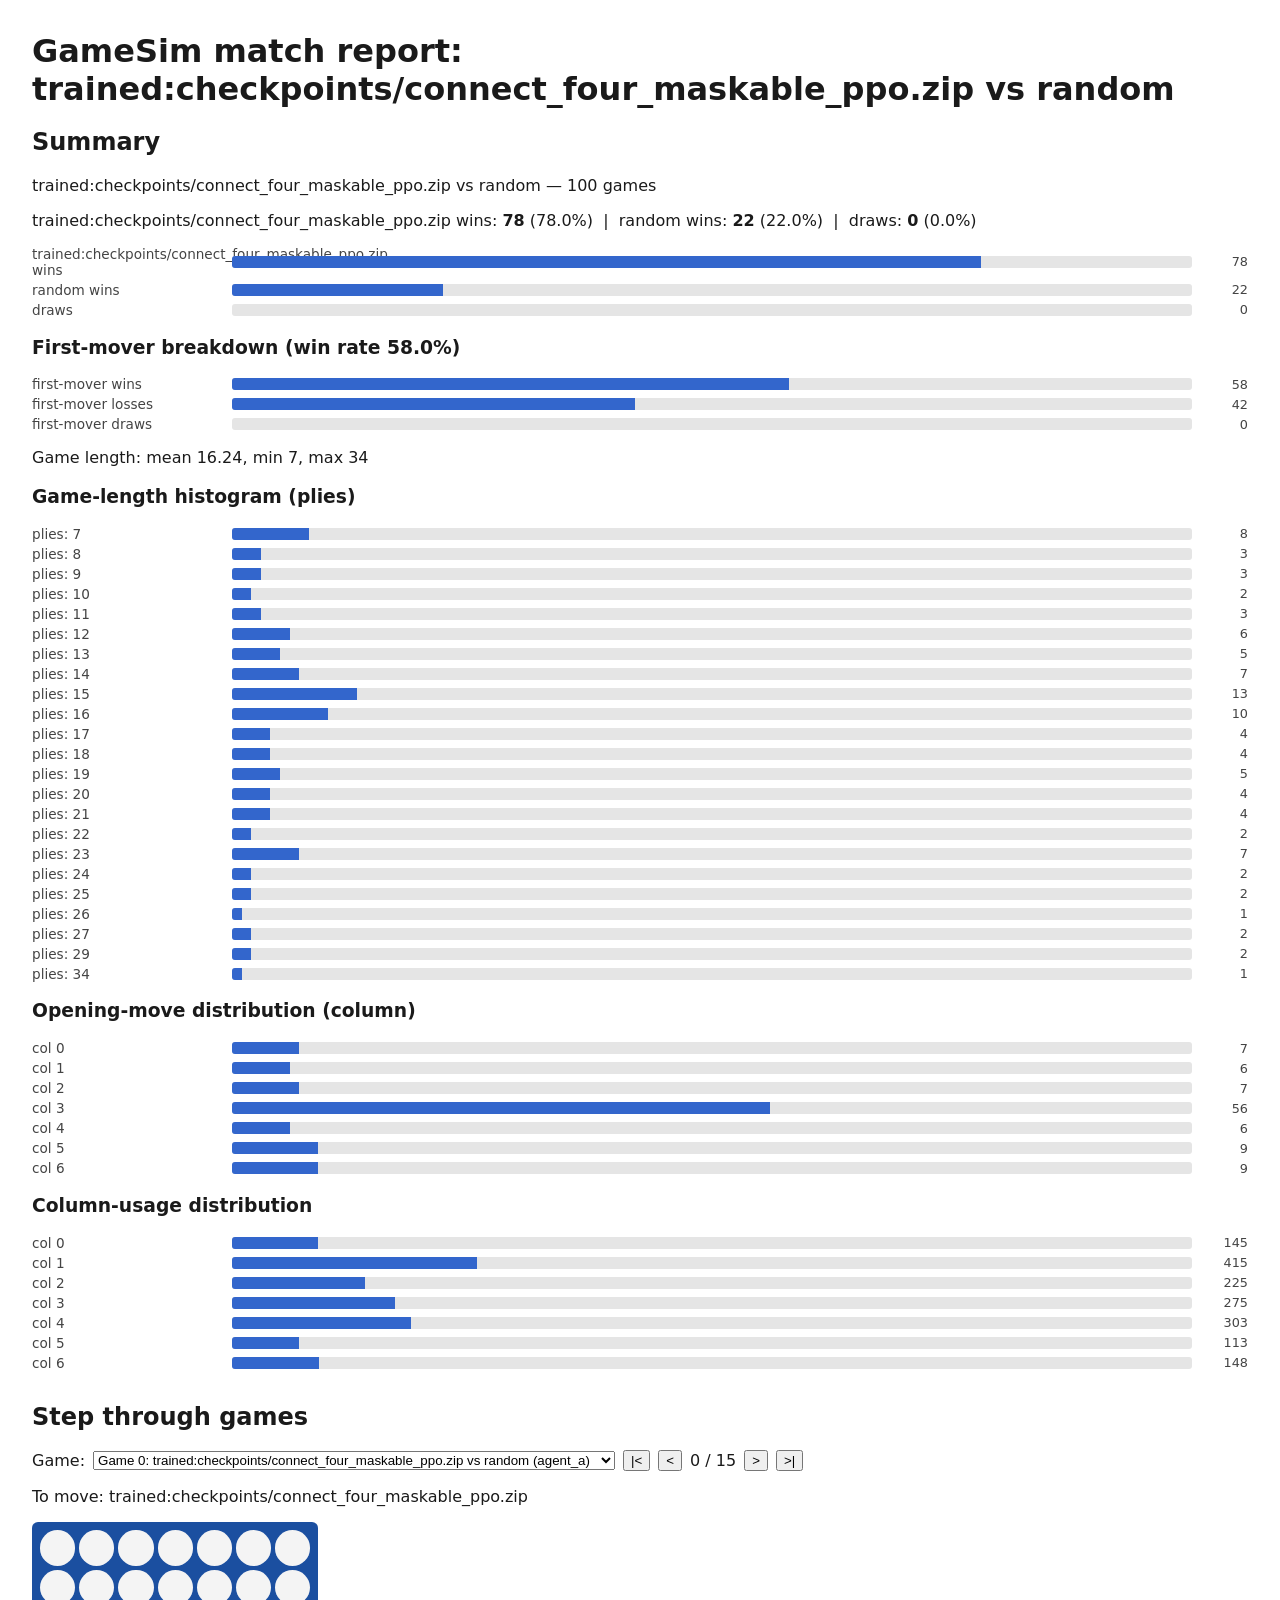
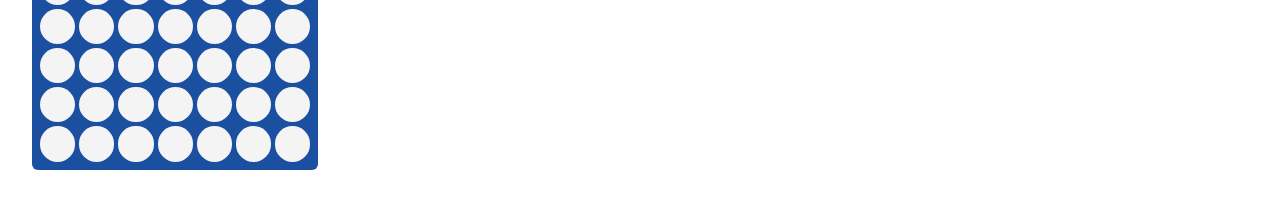
<file: reports/connect_four_match.html>
<!DOCTYPE html>
<html lang="en">
<head>
<meta charset="utf-8">
<title>GameSim match report: trained:checkpoints/connect_four_maskable_ppo.zip vs random</title>
<style>
:root { color-scheme: light; }
body { font-family: system-ui, sans-serif; margin: 2rem; color: #1a1a1a; }
h1 { margin-bottom: 0.25rem; }
section { margin-bottom: 2rem; }
.bars { display: flex; flex-direction: column; gap: 0.25rem; margin: 0.5rem 0 1rem; }
.bar-row { display: grid; grid-template-columns: 12rem 1fr 3rem; align-items: center; gap: 0.5rem; }
.bar-label { font-size: 0.85rem; color: #444; }
.bar-track { background: #e5e5e5; border-radius: 3px; height: 0.75rem; overflow: hidden; }
.bar-fill { background: #3366cc; height: 100%; }
.bar-count { font-size: 0.8rem; text-align: right; color: #444; }
.empty { color: #777; font-style: italic; }
.controls { display: flex; align-items: center; gap: 0.5rem; margin-bottom: 0.5rem; }
.controls button { cursor: pointer; }
.board {
  display: flex;
  flex-direction: column;
  gap: 4px;
  background: #1b4fa0;
  padding: 8px;
  border-radius: 6px;
  width: fit-content;
}
.board-row { display: flex; gap: 4px; }
.cell { width: 2.2rem; height: 2.2rem; border-radius: 50%; background: #f4f4f4; }
.cell-1 { background: #e2b93b; }
.cell-2 { background: #d9483f; }
</style>
</head>
<body>
<h1>GameSim match report: trained:checkpoints/connect_four_maskable_ppo.zip vs random</h1>
<section id="summary">
  <h2>Summary</h2>
  <p>
    trained:checkpoints/connect_four_maskable_ppo.zip vs random &mdash; 100 games
  </p>
  <p>
    trained:checkpoints/connect_four_maskable_ppo.zip wins: <b>78</b>
    (78.0%) &nbsp;|&nbsp;
    random wins: <b>22</b>
    (22.0%) &nbsp;|&nbsp;
    draws: <b>0</b> (0.0%)
  </p>
  <div class="bars">
<div class="bar-row"><span class="bar-label">trained:checkpoints/connect_four_maskable_ppo.zip wins</span><div class="bar-track"><div class="bar-fill" style="width:78.00%"></div></div><span class="bar-count">78</span></div>
<div class="bar-row"><span class="bar-label">random wins</span><div class="bar-track"><div class="bar-fill" style="width:22.00%"></div></div><span class="bar-count">22</span></div>
<div class="bar-row"><span class="bar-label">draws</span><div class="bar-track"><div class="bar-fill" style="width:0.00%"></div></div><span class="bar-count">0</span></div>
  </div>
  <h3>First-mover breakdown (win rate 58.0%)</h3>
  <div class="bars">
<div class="bar-row"><span class="bar-label">first-mover wins</span><div class="bar-track"><div class="bar-fill" style="width:58.00%"></div></div><span class="bar-count">58</span></div>
<div class="bar-row"><span class="bar-label">first-mover losses</span><div class="bar-track"><div class="bar-fill" style="width:42.00%"></div></div><span class="bar-count">42</span></div>
<div class="bar-row"><span class="bar-label">first-mover draws</span><div class="bar-track"><div class="bar-fill" style="width:0.00%"></div></div><span class="bar-count">0</span></div>
  </div>
  <p>
    Game length: mean 16.24,
    min 7, max 34
  </p>
  <h3>Game-length histogram (plies)</h3>
<div class="bars">
<div class="bar-row"><span class="bar-label">plies: 7</span><div class="bar-track"><div class="bar-fill" style="width:8.00%"></div></div><span class="bar-count">8</span></div>
<div class="bar-row"><span class="bar-label">plies: 8</span><div class="bar-track"><div class="bar-fill" style="width:3.00%"></div></div><span class="bar-count">3</span></div>
<div class="bar-row"><span class="bar-label">plies: 9</span><div class="bar-track"><div class="bar-fill" style="width:3.00%"></div></div><span class="bar-count">3</span></div>
<div class="bar-row"><span class="bar-label">plies: 10</span><div class="bar-track"><div class="bar-fill" style="width:2.00%"></div></div><span class="bar-count">2</span></div>
<div class="bar-row"><span class="bar-label">plies: 11</span><div class="bar-track"><div class="bar-fill" style="width:3.00%"></div></div><span class="bar-count">3</span></div>
<div class="bar-row"><span class="bar-label">plies: 12</span><div class="bar-track"><div class="bar-fill" style="width:6.00%"></div></div><span class="bar-count">6</span></div>
<div class="bar-row"><span class="bar-label">plies: 13</span><div class="bar-track"><div class="bar-fill" style="width:5.00%"></div></div><span class="bar-count">5</span></div>
<div class="bar-row"><span class="bar-label">plies: 14</span><div class="bar-track"><div class="bar-fill" style="width:7.00%"></div></div><span class="bar-count">7</span></div>
<div class="bar-row"><span class="bar-label">plies: 15</span><div class="bar-track"><div class="bar-fill" style="width:13.00%"></div></div><span class="bar-count">13</span></div>
<div class="bar-row"><span class="bar-label">plies: 16</span><div class="bar-track"><div class="bar-fill" style="width:10.00%"></div></div><span class="bar-count">10</span></div>
<div class="bar-row"><span class="bar-label">plies: 17</span><div class="bar-track"><div class="bar-fill" style="width:4.00%"></div></div><span class="bar-count">4</span></div>
<div class="bar-row"><span class="bar-label">plies: 18</span><div class="bar-track"><div class="bar-fill" style="width:4.00%"></div></div><span class="bar-count">4</span></div>
<div class="bar-row"><span class="bar-label">plies: 19</span><div class="bar-track"><div class="bar-fill" style="width:5.00%"></div></div><span class="bar-count">5</span></div>
<div class="bar-row"><span class="bar-label">plies: 20</span><div class="bar-track"><div class="bar-fill" style="width:4.00%"></div></div><span class="bar-count">4</span></div>
<div class="bar-row"><span class="bar-label">plies: 21</span><div class="bar-track"><div class="bar-fill" style="width:4.00%"></div></div><span class="bar-count">4</span></div>
<div class="bar-row"><span class="bar-label">plies: 22</span><div class="bar-track"><div class="bar-fill" style="width:2.00%"></div></div><span class="bar-count">2</span></div>
<div class="bar-row"><span class="bar-label">plies: 23</span><div class="bar-track"><div class="bar-fill" style="width:7.00%"></div></div><span class="bar-count">7</span></div>
<div class="bar-row"><span class="bar-label">plies: 24</span><div class="bar-track"><div class="bar-fill" style="width:2.00%"></div></div><span class="bar-count">2</span></div>
<div class="bar-row"><span class="bar-label">plies: 25</span><div class="bar-track"><div class="bar-fill" style="width:2.00%"></div></div><span class="bar-count">2</span></div>
<div class="bar-row"><span class="bar-label">plies: 26</span><div class="bar-track"><div class="bar-fill" style="width:1.00%"></div></div><span class="bar-count">1</span></div>
<div class="bar-row"><span class="bar-label">plies: 27</span><div class="bar-track"><div class="bar-fill" style="width:2.00%"></div></div><span class="bar-count">2</span></div>
<div class="bar-row"><span class="bar-label">plies: 29</span><div class="bar-track"><div class="bar-fill" style="width:2.00%"></div></div><span class="bar-count">2</span></div>
<div class="bar-row"><span class="bar-label">plies: 34</span><div class="bar-track"><div class="bar-fill" style="width:1.00%"></div></div><span class="bar-count">1</span></div>
</div>
  <h3>Opening-move distribution (column)</h3>
<div class="bars">
<div class="bar-row"><span class="bar-label">col 0</span><div class="bar-track"><div class="bar-fill" style="width:7.00%"></div></div><span class="bar-count">7</span></div>
<div class="bar-row"><span class="bar-label">col 1</span><div class="bar-track"><div class="bar-fill" style="width:6.00%"></div></div><span class="bar-count">6</span></div>
<div class="bar-row"><span class="bar-label">col 2</span><div class="bar-track"><div class="bar-fill" style="width:7.00%"></div></div><span class="bar-count">7</span></div>
<div class="bar-row"><span class="bar-label">col 3</span><div class="bar-track"><div class="bar-fill" style="width:56.00%"></div></div><span class="bar-count">56</span></div>
<div class="bar-row"><span class="bar-label">col 4</span><div class="bar-track"><div class="bar-fill" style="width:6.00%"></div></div><span class="bar-count">6</span></div>
<div class="bar-row"><span class="bar-label">col 5</span><div class="bar-track"><div class="bar-fill" style="width:9.00%"></div></div><span class="bar-count">9</span></div>
<div class="bar-row"><span class="bar-label">col 6</span><div class="bar-track"><div class="bar-fill" style="width:9.00%"></div></div><span class="bar-count">9</span></div>
</div>
  <h3>Column-usage distribution</h3>
<div class="bars">
<div class="bar-row"><span class="bar-label">col 0</span><div class="bar-track"><div class="bar-fill" style="width:8.93%"></div></div><span class="bar-count">145</span></div>
<div class="bar-row"><span class="bar-label">col 1</span><div class="bar-track"><div class="bar-fill" style="width:25.55%"></div></div><span class="bar-count">415</span></div>
<div class="bar-row"><span class="bar-label">col 2</span><div class="bar-track"><div class="bar-fill" style="width:13.85%"></div></div><span class="bar-count">225</span></div>
<div class="bar-row"><span class="bar-label">col 3</span><div class="bar-track"><div class="bar-fill" style="width:16.93%"></div></div><span class="bar-count">275</span></div>
<div class="bar-row"><span class="bar-label">col 4</span><div class="bar-track"><div class="bar-fill" style="width:18.66%"></div></div><span class="bar-count">303</span></div>
<div class="bar-row"><span class="bar-label">col 5</span><div class="bar-track"><div class="bar-fill" style="width:6.96%"></div></div><span class="bar-count">113</span></div>
<div class="bar-row"><span class="bar-label">col 6</span><div class="bar-track"><div class="bar-fill" style="width:9.11%"></div></div><span class="bar-count">148</span></div>
</div>
</section>
<section id="step-through">
  <h2>Step through games</h2>
  <div class="controls">
    <label for="game-select">Game:</label>
    <select id="game-select"></select>
    <button id="btn-first" type="button">|&lt;</button>
    <button id="btn-prev" type="button">&lt;</button>
    <span id="move-indicator">0 / 0</span>
    <button id="btn-next" type="button">&gt;</button>
    <button id="btn-last" type="button">&gt;|</button>
  </div>
  <p id="to-move"></p>
  <div id="board" class="board"></div>
  <p id="game-outcome"></p>
</section>
<script type="application/json" id="match-data">{"agent_a": "trained:checkpoints/connect_four_maskable_ppo.zip", "agent_b": "random", "games": [{"index": 0, "seed": 1826701614, "seats": ["trained:checkpoints/connect_four_maskable_ppo.zip", "random"], "actions": [[0, 3], [1, 2], [0, 4], [1, 3], [0, 2], [1, 3], [0, 1], [1, 3], [0, 6], [1, 0], [0, 6], [1, 0], [0, 6], [1, 5], [0, 6]], "outcome": "agent_a", "boards": [[[0, 0, 0, 0, 0, 0, 0], [0, 0, 0, 0, 0, 0, 0], [0, 0, 0, 0, 0, 0, 0], [0, 0, 0, 0, 0, 0, 0], [0, 0, 0, 0, 0, 0, 0], [0, 0, 0, 0, 0, 0, 0]], [[0, 0, 0, 1, 0, 0, 0], [0, 0, 0, 0, 0, 0, 0], [0, 0, 0, 0, 0, 0, 0], [0, 0, 0, 0, 0, 0, 0], [0, 0, 0, 0, 0, 0, 0], [0, 0, 0, 0, 0, 0, 0]], [[0, 0, 2, 1, 0, 0, 0], [0, 0, 0, 0, 0, 0, 0], [0, 0, 0, 0, 0, 0, 0], [0, 0, 0, 0, 0, 0, 0], [0, 0, 0, 0, 0, 0, 0], [0, 0, 0, 0, 0, 0, 0]], [[0, 0, 2, 1, 1, 0, 0], [0, 0, 0, 0, 0, 0, 0], [0, 0, 0, 0, 0, 0, 0], [0, 0, 0, 0, 0, 0, 0], [0, 0, 0, 0, 0, 0, 0], [0, 0, 0, 0, 0, 0, 0]], [[0, 0, 2, 1, 1, 0, 0], [0, 0, 0, 2, 0, 0, 0], [0, 0, 0, 0, 0, 0, 0], [0, 0, 0, 0, 0, 0, 0], [0, 0, 0, 0, 0, 0, 0], [0, 0, 0, 0, 0, 0, 0]], [[0, 0, 2, 1, 1, 0, 0], [0, 0, 1, 2, 0, 0, 0], [0, 0, 0, 0, 0, 0, 0], [0, 0, 0, 0, 0, 0, 0], [0, 0, 0, 0, 0, 0, 0], [0, 0, 0, 0, 0, 0, 0]], [[0, 0, 2, 1, 1, 0, 0], [0, 0, 1, 2, 0, 0, 0], [0, 0, 0, 2, 0, 0, 0], [0, 0, 0, 0, 0, 0, 0], [0, 0, 0, 0, 0, 0, 0], [0, 0, 0, 0, 0, 0, 0]], [[0, 1, 2, 1, 1, 0, 0], [0, 0, 1, 2, 0, 0, 0], [0, 0, 0, 2, 0, 0, 0], [0, 0, 0, 0, 0, 0, 0], [0, 0, 0, 0, 0, 0, 0], [0, 0, 0, 0, 0, 0, 0]], [[0, 1, 2, 1, 1, 0, 0], [0, 0, 1, 2, 0, 0, 0], [0, 0, 0, 2, 0, 0, 0], [0, 0, 0, 2, 0, 0, 0], [0, 0, 0, 0, 0, 0, 0], [0, 0, 0, 0, 0, 0, 0]], [[0, 1, 2, 1, 1, 0, 1], [0, 0, 1, 2, 0, 0, 0], [0, 0, 0, 2, 0, 0, 0], [0, 0, 0, 2, 0, 0, 0], [0, 0, 0, 0, 0, 0, 0], [0, 0, 0, 0, 0, 0, 0]], [[2, 1, 2, 1, 1, 0, 1], [0, 0, 1, 2, 0, 0, 0], [0, 0, 0, 2, 0, 0, 0], [0, 0, 0, 2, 0, 0, 0], [0, 0, 0, 0, 0, 0, 0], [0, 0, 0, 0, 0, 0, 0]], [[2, 1, 2, 1, 1, 0, 1], [0, 0, 1, 2, 0, 0, 1], [0, 0, 0, 2, 0, 0, 0], [0, 0, 0, 2, 0, 0, 0], [0, 0, 0, 0, 0, 0, 0], [0, 0, 0, 0, 0, 0, 0]], [[2, 1, 2, 1, 1, 0, 1], [2, 0, 1, 2, 0, 0, 1], [0, 0, 0, 2, 0, 0, 0], [0, 0, 0, 2, 0, 0, 0], [0, 0, 0, 0, 0, 0, 0], [0, 0, 0, 0, 0, 0, 0]], [[2, 1, 2, 1, 1, 0, 1], [2, 0, 1, 2, 0, 0, 1], [0, 0, 0, 2, 0, 0, 1], [0, 0, 0, 2, 0, 0, 0], [0, 0, 0, 0, 0, 0, 0], [0, 0, 0, 0, 0, 0, 0]], [[2, 1, 2, 1, 1, 2, 1], [2, 0, 1, 2, 0, 0, 1], [0, 0, 0, 2, 0, 0, 1], [0, 0, 0, 2, 0, 0, 0], [0, 0, 0, 0, 0, 0, 0], [0, 0, 0, 0, 0, 0, 0]], [[2, 1, 2, 1, 1, 2, 1], [2, 0, 1, 2, 0, 0, 1], [0, 0, 0, 2, 0, 0, 1], [0, 0, 0, 2, 0, 0, 1], [0, 0, 0, 0, 0, 0, 0], [0, 0, 0, 0, 0, 0, 0]]]}, {"index": 1, "seed": 1367864806, "seats": ["random", "trained:checkpoints/connect_four_maskable_ppo.zip"], "actions": [[0, 5], [1, 3], [0, 4], [1, 2], [0, 6], [1, 1], [0, 0], [1, 1], [0, 0], [1, 1], [0, 2], [1, 4], [0, 2], [1, 4], [0, 4], [1, 1]], "outcome": "agent_a", "boards": [[[0, 0, 0, 0, 0, 0, 0], [0, 0, 0, 0, 0, 0, 0], [0, 0, 0, 0, 0, 0, 0], [0, 0, 0, 0, 0, 0, 0], [0, 0, 0, 0, 0, 0, 0], [0, 0, 0, 0, 0, 0, 0]], [[0, 0, 0, 0, 0, 1, 0], [0, 0, 0, 0, 0, 0, 0], [0, 0, 0, 0, 0, 0, 0], [0, 0, 0, 0, 0, 0, 0], [0, 0, 0, 0, 0, 0, 0], [0, 0, 0, 0, 0, 0, 0]], [[0, 0, 0, 2, 0, 1, 0], [0, 0, 0, 0, 0, 0, 0], [0, 0, 0, 0, 0, 0, 0], [0, 0, 0, 0, 0, 0, 0], [0, 0, 0, 0, 0, 0, 0], [0, 0, 0, 0, 0, 0, 0]], [[0, 0, 0, 2, 1, 1, 0], [0, 0, 0, 0, 0, 0, 0], [0, 0, 0, 0, 0, 0, 0], [0, 0, 0, 0, 0, 0, 0], [0, 0, 0, 0, 0, 0, 0], [0, 0, 0, 0, 0, 0, 0]], [[0, 0, 2, 2, 1, 1, 0], [0, 0, 0, 0, 0, 0, 0], [0, 0, 0, 0, 0, 0, 0], [0, 0, 0, 0, 0, 0, 0], [0, 0, 0, 0, 0, 0, 0], [0, 0, 0, 0, 0, 0, 0]], [[0, 0, 2, 2, 1, 1, 1], [0, 0, 0, 0, 0, 0, 0], [0, 0, 0, 0, 0, 0, 0], [0, 0, 0, 0, 0, 0, 0], [0, 0, 0, 0, 0, 0, 0], [0, 0, 0, 0, 0, 0, 0]], [[0, 2, 2, 2, 1, 1, 1], [0, 0, 0, 0, 0, 0, 0], [0, 0, 0, 0, 0, 0, 0], [0, 0, 0, 0, 0, 0, 0], [0, 0, 0, 0, 0, 0, 0], [0, 0, 0, 0, 0, 0, 0]], [[1, 2, 2, 2, 1, 1, 1], [0, 0, 0, 0, 0, 0, 0], [0, 0, 0, 0, 0, 0, 0], [0, 0, 0, 0, 0, 0, 0], [0, 0, 0, 0, 0, 0, 0], [0, 0, 0, 0, 0, 0, 0]], [[1, 2, 2, 2, 1, 1, 1], [0, 2, 0, 0, 0, 0, 0], [0, 0, 0, 0, 0, 0, 0], [0, 0, 0, 0, 0, 0, 0], [0, 0, 0, 0, 0, 0, 0], [0, 0, 0, 0, 0, 0, 0]], [[1, 2, 2, 2, 1, 1, 1], [1, 2, 0, 0, 0, 0, 0], [0, 0, 0, 0, 0, 0, 0], [0, 0, 0, 0, 0, 0, 0], [0, 0, 0, 0, 0, 0, 0], [0, 0, 0, 0, 0, 0, 0]], [[1, 2, 2, 2, 1, 1, 1], [1, 2, 0, 0, 0, 0, 0], [0, 2, 0, 0, 0, 0, 0], [0, 0, 0, 0, 0, 0, 0], [0, 0, 0, 0, 0, 0, 0], [0, 0, 0, 0, 0, 0, 0]], [[1, 2, 2, 2, 1, 1, 1], [1, 2, 1, 0, 0, 0, 0], [0, 2, 0, 0, 0, 0, 0], [0, 0, 0, 0, 0, 0, 0], [0, 0, 0, 0, 0, 0, 0], [0, 0, 0, 0, 0, 0, 0]], [[1, 2, 2, 2, 1, 1, 1], [1, 2, 1, 0, 2, 0, 0], [0, 2, 0, 0, 0, 0, 0], [0, 0, 0, 0, 0, 0, 0], [0, 0, 0, 0, 0, 0, 0], [0, 0, 0, 0, 0, 0, 0]], [[1, 2, 2, 2, 1, 1, 1], [1, 2, 1, 0, 2, 0, 0], [0, 2, 1, 0, 0, 0, 0], [0, 0, 0, 0, 0, 0, 0], [0, 0, 0, 0, 0, 0, 0], [0, 0, 0, 0, 0, 0, 0]], [[1, 2, 2, 2, 1, 1, 1], [1, 2, 1, 0, 2, 0, 0], [0, 2, 1, 0, 2, 0, 0], [0, 0, 0, 0, 0, 0, 0], [0, 0, 0, 0, 0, 0, 0], [0, 0, 0, 0, 0, 0, 0]], [[1, 2, 2, 2, 1, 1, 1], [1, 2, 1, 0, 2, 0, 0], [0, 2, 1, 0, 2, 0, 0], [0, 0, 0, 0, 1, 0, 0], [0, 0, 0, 0, 0, 0, 0], [0, 0, 0, 0, 0, 0, 0]], [[1, 2, 2, 2, 1, 1, 1], [1, 2, 1, 0, 2, 0, 0], [0, 2, 1, 0, 2, 0, 0], [0, 2, 0, 0, 1, 0, 0], [0, 0, 0, 0, 0, 0, 0], [0, 0, 0, 0, 0, 0, 0]]]}, {"index": 2, "seed": 1097657231, "seats": ["trained:checkpoints/connect_four_maskable_ppo.zip", "random"], "actions": [[0, 3], [1, 5], [0, 4], [1, 4], [0, 1], [1, 2], [0, 1], [1, 3], [0, 4], [1, 6], [0, 1], [1, 1], [0, 3], [1, 1], [0, 2], [1, 3], [0, 0], [1, 3], [0, 0], [1, 3], [0, 0], [1, 4], [0, 0]], "outcome": "agent_a", "boards": [[[0, 0, 0, 0, 0, 0, 0], [0, 0, 0, 0, 0, 0, 0], [0, 0, 0, 0, 0, 0, 0], [0, 0, 0, 0, 0, 0, 0], [0, 0, 0, 0, 0, 0, 0], [0, 0, 0, 0, 0, 0, 0]], [[0, 0, 0, 1, 0, 0, 0], [0, 0, 0, 0, 0, 0, 0], [0, 0, 0, 0, 0, 0, 0], [0, 0, 0, 0, 0, 0, 0], [0, 0, 0, 0, 0, 0, 0], [0, 0, 0, 0, 0, 0, 0]], [[0, 0, 0, 1, 0, 2, 0], [0, 0, 0, 0, 0, 0, 0], [0, 0, 0, 0, 0, 0, 0], [0, 0, 0, 0, 0, 0, 0], [0, 0, 0, 0, 0, 0, 0], [0, 0, 0, 0, 0, 0, 0]], [[0, 0, 0, 1, 1, 2, 0], [0, 0, 0, 0, 0, 0, 0], [0, 0, 0, 0, 0, 0, 0], [0, 0, 0, 0, 0, 0, 0], [0, 0, 0, 0, 0, 0, 0], [0, 0, 0, 0, 0, 0, 0]], [[0, 0, 0, 1, 1, 2, 0], [0, 0, 0, 0, 2, 0, 0], [0, 0, 0, 0, 0, 0, 0], [0, 0, 0, 0, 0, 0, 0], [0, 0, 0, 0, 0, 0, 0], [0, 0, 0, 0, 0, 0, 0]], [[0, 1, 0, 1, 1, 2, 0], [0, 0, 0, 0, 2, 0, 0], [0, 0, 0, 0, 0, 0, 0], [0, 0, 0, 0, 0, 0, 0], [0, 0, 0, 0, 0, 0, 0], [0, 0, 0, 0, 0, 0, 0]], [[0, 1, 2, 1, 1, 2, 0], [0, 0, 0, 0, 2, 0, 0], [0, 0, 0, 0, 0, 0, 0], [0, 0, 0, 0, 0, 0, 0], [0, 0, 0, 0, 0, 0, 0], [0, 0, 0, 0, 0, 0, 0]], [[0, 1, 2, 1, 1, 2, 0], [0, 1, 0, 0, 2, 0, 0], [0, 0, 0, 0, 0, 0, 0], [0, 0, 0, 0, 0, 0, 0], [0, 0, 0, 0, 0, 0, 0], [0, 0, 0, 0, 0, 0, 0]], [[0, 1, 2, 1, 1, 2, 0], [0, 1, 0, 2, 2, 0, 0], [0, 0, 0, 0, 0, 0, 0], [0, 0, 0, 0, 0, 0, 0], [0, 0, 0, 0, 0, 0, 0], [0, 0, 0, 0, 0, 0, 0]], [[0, 1, 2, 1, 1, 2, 0], [0, 1, 0, 2, 2, 0, 0], [0, 0, 0, 0, 1, 0, 0], [0, 0, 0, 0, 0, 0, 0], [0, 0, 0, 0, 0, 0, 0], [0, 0, 0, 0, 0, 0, 0]], [[0, 1, 2, 1, 1, 2, 2], [0, 1, 0, 2, 2, 0, 0], [0, 0, 0, 0, 1, 0, 0], [0, 0, 0, 0, 0, 0, 0], [0, 0, 0, 0, 0, 0, 0], [0, 0, 0, 0, 0, 0, 0]], [[0, 1, 2, 1, 1, 2, 2], [0, 1, 0, 2, 2, 0, 0], [0, 1, 0, 0, 1, 0, 0], [0, 0, 0, 0, 0, 0, 0], [0, 0, 0, 0, 0, 0, 0], [0, 0, 0, 0, 0, 0, 0]], [[0, 1, 2, 1, 1, 2, 2], [0, 1, 0, 2, 2, 0, 0], [0, 1, 0, 0, 1, 0, 0], [0, 2, 0, 0, 0, 0, 0], [0, 0, 0, 0, 0, 0, 0], [0, 0, 0, 0, 0, 0, 0]], [[0, 1, 2, 1, 1, 2, 2], [0, 1, 0, 2, 2, 0, 0], [0, 1, 0, 1, 1, 0, 0], [0, 2, 0, 0, 0, 0, 0], [0, 0, 0, 0, 0, 0, 0], [0, 0, 0, 0, 0, 0, 0]], [[0, 1, 2, 1, 1, 2, 2], [0, 1, 0, 2, 2, 0, 0], [0, 1, 0, 1, 1, 0, 0], [0, 2, 0, 0, 0, 0, 0], [0, 2, 0, 0, 0, 0, 0], [0, 0, 0, 0, 0, 0, 0]], [[0, 1, 2, 1, 1, 2, 2], [0, 1, 1, 2, 2, 0, 0], [0, 1, 0, 1, 1, 0, 0], [0, 2, 0, 0, 0, 0, 0], [0, 2, 0, 0, 0, 0, 0], [0, 0, 0, 0, 0, 0, 0]], [[0, 1, 2, 1, 1, 2, 2], [0, 1, 1, 2, 2, 0, 0], [0, 1, 0, 1, 1, 0, 0], [0, 2, 0, 2, 0, 0, 0], [0, 2, 0, 0, 0, 0, 0], [0, 0, 0, 0, 0, 0, 0]], [[1, 1, 2, 1, 1, 2, 2], [0, 1, 1, 2, 2, 0, 0], [0, 1, 0, 1, 1, 0, 0], [0, 2, 0, 2, 0, 0, 0], [0, 2, 0, 0, 0, 0, 0], [0, 0, 0, 0, 0, 0, 0]], [[1, 1, 2, 1, 1, 2, 2], [0, 1, 1, 2, 2, 0, 0], [0, 1, 0, 1, 1, 0, 0], [0, 2, 0, 2, 0, 0, 0], [0, 2, 0, 2, 0, 0, 0], [0, 0, 0, 0, 0, 0, 0]], [[1, 1, 2, 1, 1, 2, 2], [1, 1, 1, 2, 2, 0, 0], [0, 1, 0, 1, 1, 0, 0], [0, 2, 0, 2, 0, 0, 0], [0, 2, 0, 2, 0, 0, 0], [0, 0, 0, 0, 0, 0, 0]], [[1, 1, 2, 1, 1, 2, 2], [1, 1, 1, 2, 2, 0, 0], [0, 1, 0, 1, 1, 0, 0], [0, 2, 0, 2, 0, 0, 0], [0, 2, 0, 2, 0, 0, 0], [0, 0, 0, 2, 0, 0, 0]], [[1, 1, 2, 1, 1, 2, 2], [1, 1, 1, 2, 2, 0, 0], [1, 1, 0, 1, 1, 0, 0], [0, 2, 0, 2, 0, 0, 0], [0, 2, 0, 2, 0, 0, 0], [0, 0, 0, 2, 0, 0, 0]], [[1, 1, 2, 1, 1, 2, 2], [1, 1, 1, 2, 2, 0, 0], [1, 1, 0, 1, 1, 0, 0], [0, 2, 0, 2, 2, 0, 0], [0, 2, 0, 2, 0, 0, 0], [0, 0, 0, 2, 0, 0, 0]], [[1, 1, 2, 1, 1, 2, 2], [1, 1, 1, 2, 2, 0, 0], [1, 1, 0, 1, 1, 0, 0], [1, 2, 0, 2, 2, 0, 0], [0, 2, 0, 2, 0, 0, 0], [0, 0, 0, 2, 0, 0, 0]]]}, {"index": 3, "seed": 579362555, "seats": ["random", "trained:checkpoints/connect_four_maskable_ppo.zip"], "actions": [[0, 3], [1, 4], [0, 2], [1, 3], [0, 3], [1, 1], [0, 1], [1, 4], [0, 1], [1, 1], [0, 3], [1, 4], [0, 5], [1, 1], [0, 2], [1, 2]], "outcome": "agent_a", "boards": [[[0, 0, 0, 0, 0, 0, 0], [0, 0, 0, 0, 0, 0, 0], [0, 0, 0, 0, 0, 0, 0], [0, 0, 0, 0, 0, 0, 0], [0, 0, 0, 0, 0, 0, 0], [0, 0, 0, 0, 0, 0, 0]], [[0, 0, 0, 1, 0, 0, 0], [0, 0, 0, 0, 0, 0, 0], [0, 0, 0, 0, 0, 0, 0], [0, 0, 0, 0, 0, 0, 0], [0, 0, 0, 0, 0, 0, 0], [0, 0, 0, 0, 0, 0, 0]], [[0, 0, 0, 1, 2, 0, 0], [0, 0, 0, 0, 0, 0, 0], [0, 0, 0, 0, 0, 0, 0], [0, 0, 0, 0, 0, 0, 0], [0, 0, 0, 0, 0, 0, 0], [0, 0, 0, 0, 0, 0, 0]], [[0, 0, 1, 1, 2, 0, 0], [0, 0, 0, 0, 0, 0, 0], [0, 0, 0, 0, 0, 0, 0], [0, 0, 0, 0, 0, 0, 0], [0, 0, 0, 0, 0, 0, 0], [0, 0, 0, 0, 0, 0, 0]], [[0, 0, 1, 1, 2, 0, 0], [0, 0, 0, 2, 0, 0, 0], [0, 0, 0, 0, 0, 0, 0], [0, 0, 0, 0, 0, 0, 0], [0, 0, 0, 0, 0, 0, 0], [0, 0, 0, 0, 0, 0, 0]], [[0, 0, 1, 1, 2, 0, 0], [0, 0, 0, 2, 0, 0, 0], [0, 0, 0, 1, 0, 0, 0], [0, 0, 0, 0, 0, 0, 0], [0, 0, 0, 0, 0, 0, 0], [0, 0, 0, 0, 0, 0, 0]], [[0, 2, 1, 1, 2, 0, 0], [0, 0, 0, 2, 0, 0, 0], [0, 0, 0, 1, 0, 0, 0], [0, 0, 0, 0, 0, 0, 0], [0, 0, 0, 0, 0, 0, 0], [0, 0, 0, 0, 0, 0, 0]], [[0, 2, 1, 1, 2, 0, 0], [0, 1, 0, 2, 0, 0, 0], [0, 0, 0, 1, 0, 0, 0], [0, 0, 0, 0, 0, 0, 0], [0, 0, 0, 0, 0, 0, 0], [0, 0, 0, 0, 0, 0, 0]], [[0, 2, 1, 1, 2, 0, 0], [0, 1, 0, 2, 2, 0, 0], [0, 0, 0, 1, 0, 0, 0], [0, 0, 0, 0, 0, 0, 0], [0, 0, 0, 0, 0, 0, 0], [0, 0, 0, 0, 0, 0, 0]], [[0, 2, 1, 1, 2, 0, 0], [0, 1, 0, 2, 2, 0, 0], [0, 1, 0, 1, 0, 0, 0], [0, 0, 0, 0, 0, 0, 0], [0, 0, 0, 0, 0, 0, 0], [0, 0, 0, 0, 0, 0, 0]], [[0, 2, 1, 1, 2, 0, 0], [0, 1, 0, 2, 2, 0, 0], [0, 1, 0, 1, 0, 0, 0], [0, 2, 0, 0, 0, 0, 0], [0, 0, 0, 0, 0, 0, 0], [0, 0, 0, 0, 0, 0, 0]], [[0, 2, 1, 1, 2, 0, 0], [0, 1, 0, 2, 2, 0, 0], [0, 1, 0, 1, 0, 0, 0], [0, 2, 0, 1, 0, 0, 0], [0, 0, 0, 0, 0, 0, 0], [0, 0, 0, 0, 0, 0, 0]], [[0, 2, 1, 1, 2, 0, 0], [0, 1, 0, 2, 2, 0, 0], [0, 1, 0, 1, 2, 0, 0], [0, 2, 0, 1, 0, 0, 0], [0, 0, 0, 0, 0, 0, 0], [0, 0, 0, 0, 0, 0, 0]], [[0, 2, 1, 1, 2, 1, 0], [0, 1, 0, 2, 2, 0, 0], [0, 1, 0, 1, 2, 0, 0], [0, 2, 0, 1, 0, 0, 0], [0, 0, 0, 0, 0, 0, 0], [0, 0, 0, 0, 0, 0, 0]], [[0, 2, 1, 1, 2, 1, 0], [0, 1, 0, 2, 2, 0, 0], [0, 1, 0, 1, 2, 0, 0], [0, 2, 0, 1, 0, 0, 0], [0, 2, 0, 0, 0, 0, 0], [0, 0, 0, 0, 0, 0, 0]], [[0, 2, 1, 1, 2, 1, 0], [0, 1, 1, 2, 2, 0, 0], [0, 1, 0, 1, 2, 0, 0], [0, 2, 0, 1, 0, 0, 0], [0, 2, 0, 0, 0, 0, 0], [0, 0, 0, 0, 0, 0, 0]], [[0, 2, 1, 1, 2, 1, 0], [0, 1, 1, 2, 2, 0, 0], [0, 1, 2, 1, 2, 0, 0], [0, 2, 0, 1, 0, 0, 0], [0, 2, 0, 0, 0, 0, 0], [0, 0, 0, 0, 0, 0, 0]]]}, {"index": 4, "seed": 661058651, "seats": ["trained:checkpoints/connect_four_maskable_ppo.zip", "random"], "actions": [[0, 3], [1, 4], [0, 2], [1, 5], [0, 1], [1, 1], [0, 1], [1, 2], [0, 4], [1, 0], [0, 4], [1, 1], [0, 4], [1, 6], [0, 1], [1, 5], [0, 4]], "outcome": "agent_a", "boards": [[[0, 0, 0, 0, 0, 0, 0], [0, 0, 0, 0, 0, 0, 0], [0, 0, 0, 0, 0, 0, 0], [0, 0, 0, 0, 0, 0, 0], [0, 0, 0, 0, 0, 0, 0], [0, 0, 0, 0, 0, 0, 0]], [[0, 0, 0, 1, 0, 0, 0], [0, 0, 0, 0, 0, 0, 0], [0, 0, 0, 0, 0, 0, 0], [0, 0, 0, 0, 0, 0, 0], [0, 0, 0, 0, 0, 0, 0], [0, 0, 0, 0, 0, 0, 0]], [[0, 0, 0, 1, 2, 0, 0], [0, 0, 0, 0, 0, 0, 0], [0, 0, 0, 0, 0, 0, 0], [0, 0, 0, 0, 0, 0, 0], [0, 0, 0, 0, 0, 0, 0], [0, 0, 0, 0, 0, 0, 0]], [[0, 0, 1, 1, 2, 0, 0], [0, 0, 0, 0, 0, 0, 0], [0, 0, 0, 0, 0, 0, 0], [0, 0, 0, 0, 0, 0, 0], [0, 0, 0, 0, 0, 0, 0], [0, 0, 0, 0, 0, 0, 0]], [[0, 0, 1, 1, 2, 2, 0], [0, 0, 0, 0, 0, 0, 0], [0, 0, 0, 0, 0, 0, 0], [0, 0, 0, 0, 0, 0, 0], [0, 0, 0, 0, 0, 0, 0], [0, 0, 0, 0, 0, 0, 0]], [[0, 1, 1, 1, 2, 2, 0], [0, 0, 0, 0, 0, 0, 0], [0, 0, 0, 0, 0, 0, 0], [0, 0, 0, 0, 0, 0, 0], [0, 0, 0, 0, 0, 0, 0], [0, 0, 0, 0, 0, 0, 0]], [[0, 1, 1, 1, 2, 2, 0], [0, 2, 0, 0, 0, 0, 0], [0, 0, 0, 0, 0, 0, 0], [0, 0, 0, 0, 0, 0, 0], [0, 0, 0, 0, 0, 0, 0], [0, 0, 0, 0, 0, 0, 0]], [[0, 1, 1, 1, 2, 2, 0], [0, 2, 0, 0, 0, 0, 0], [0, 1, 0, 0, 0, 0, 0], [0, 0, 0, 0, 0, 0, 0], [0, 0, 0, 0, 0, 0, 0], [0, 0, 0, 0, 0, 0, 0]], [[0, 1, 1, 1, 2, 2, 0], [0, 2, 2, 0, 0, 0, 0], [0, 1, 0, 0, 0, 0, 0], [0, 0, 0, 0, 0, 0, 0], [0, 0, 0, 0, 0, 0, 0], [0, 0, 0, 0, 0, 0, 0]], [[0, 1, 1, 1, 2, 2, 0], [0, 2, 2, 0, 1, 0, 0], [0, 1, 0, 0, 0, 0, 0], [0, 0, 0, 0, 0, 0, 0], [0, 0, 0, 0, 0, 0, 0], [0, 0, 0, 0, 0, 0, 0]], [[2, 1, 1, 1, 2, 2, 0], [0, 2, 2, 0, 1, 0, 0], [0, 1, 0, 0, 0, 0, 0], [0, 0, 0, 0, 0, 0, 0], [0, 0, 0, 0, 0, 0, 0], [0, 0, 0, 0, 0, 0, 0]], [[2, 1, 1, 1, 2, 2, 0], [0, 2, 2, 0, 1, 0, 0], [0, 1, 0, 0, 1, 0, 0], [0, 0, 0, 0, 0, 0, 0], [0, 0, 0, 0, 0, 0, 0], [0, 0, 0, 0, 0, 0, 0]], [[2, 1, 1, 1, 2, 2, 0], [0, 2, 2, 0, 1, 0, 0], [0, 1, 0, 0, 1, 0, 0], [0, 2, 0, 0, 0, 0, 0], [0, 0, 0, 0, 0, 0, 0], [0, 0, 0, 0, 0, 0, 0]], [[2, 1, 1, 1, 2, 2, 0], [0, 2, 2, 0, 1, 0, 0], [0, 1, 0, 0, 1, 0, 0], [0, 2, 0, 0, 1, 0, 0], [0, 0, 0, 0, 0, 0, 0], [0, 0, 0, 0, 0, 0, 0]], [[2, 1, 1, 1, 2, 2, 2], [0, 2, 2, 0, 1, 0, 0], [0, 1, 0, 0, 1, 0, 0], [0, 2, 0, 0, 1, 0, 0], [0, 0, 0, 0, 0, 0, 0], [0, 0, 0, 0, 0, 0, 0]], [[2, 1, 1, 1, 2, 2, 2], [0, 2, 2, 0, 1, 0, 0], [0, 1, 0, 0, 1, 0, 0], [0, 2, 0, 0, 1, 0, 0], [0, 1, 0, 0, 0, 0, 0], [0, 0, 0, 0, 0, 0, 0]], [[2, 1, 1, 1, 2, 2, 2], [0, 2, 2, 0, 1, 2, 0], [0, 1, 0, 0, 1, 0, 0], [0, 2, 0, 0, 1, 0, 0], [0, 1, 0, 0, 0, 0, 0], [0, 0, 0, 0, 0, 0, 0]], [[2, 1, 1, 1, 2, 2, 2], [0, 2, 2, 0, 1, 2, 0], [0, 1, 0, 0, 1, 0, 0], [0, 2, 0, 0, 1, 0, 0], [0, 1, 0, 0, 1, 0, 0], [0, 0, 0, 0, 0, 0, 0]]]}, {"index": 5, "seed": 87989972, "seats": ["random", "trained:checkpoints/connect_four_maskable_ppo.zip"], "actions": [[0, 0], [1, 3], [0, 4], [1, 2], [0, 3], [1, 1], [0, 2], [1, 4], [0, 1], [1, 4], [0, 0]], "outcome": "agent_b", "boards": [[[0, 0, 0, 0, 0, 0, 0], [0, 0, 0, 0, 0, 0, 0], [0, 0, 0, 0, 0, 0, 0], [0, 0, 0, 0, 0, 0, 0], [0, 0, 0, 0, 0, 0, 0], [0, 0, 0, 0, 0, 0, 0]], [[1, 0, 0, 0, 0, 0, 0], [0, 0, 0, 0, 0, 0, 0], [0, 0, 0, 0, 0, 0, 0], [0, 0, 0, 0, 0, 0, 0], [0, 0, 0, 0, 0, 0, 0], [0, 0, 0, 0, 0, 0, 0]], [[1, 0, 0, 2, 0, 0, 0], [0, 0, 0, 0, 0, 0, 0], [0, 0, 0, 0, 0, 0, 0], [0, 0, 0, 0, 0, 0, 0], [0, 0, 0, 0, 0, 0, 0], [0, 0, 0, 0, 0, 0, 0]], [[1, 0, 0, 2, 1, 0, 0], [0, 0, 0, 0, 0, 0, 0], [0, 0, 0, 0, 0, 0, 0], [0, 0, 0, 0, 0, 0, 0], [0, 0, 0, 0, 0, 0, 0], [0, 0, 0, 0, 0, 0, 0]], [[1, 0, 2, 2, 1, 0, 0], [0, 0, 0, 0, 0, 0, 0], [0, 0, 0, 0, 0, 0, 0], [0, 0, 0, 0, 0, 0, 0], [0, 0, 0, 0, 0, 0, 0], [0, 0, 0, 0, 0, 0, 0]], [[1, 0, 2, 2, 1, 0, 0], [0, 0, 0, 1, 0, 0, 0], [0, 0, 0, 0, 0, 0, 0], [0, 0, 0, 0, 0, 0, 0], [0, 0, 0, 0, 0, 0, 0], [0, 0, 0, 0, 0, 0, 0]], [[1, 2, 2, 2, 1, 0, 0], [0, 0, 0, 1, 0, 0, 0], [0, 0, 0, 0, 0, 0, 0], [0, 0, 0, 0, 0, 0, 0], [0, 0, 0, 0, 0, 0, 0], [0, 0, 0, 0, 0, 0, 0]], [[1, 2, 2, 2, 1, 0, 0], [0, 0, 1, 1, 0, 0, 0], [0, 0, 0, 0, 0, 0, 0], [0, 0, 0, 0, 0, 0, 0], [0, 0, 0, 0, 0, 0, 0], [0, 0, 0, 0, 0, 0, 0]], [[1, 2, 2, 2, 1, 0, 0], [0, 0, 1, 1, 2, 0, 0], [0, 0, 0, 0, 0, 0, 0], [0, 0, 0, 0, 0, 0, 0], [0, 0, 0, 0, 0, 0, 0], [0, 0, 0, 0, 0, 0, 0]], [[1, 2, 2, 2, 1, 0, 0], [0, 1, 1, 1, 2, 0, 0], [0, 0, 0, 0, 0, 0, 0], [0, 0, 0, 0, 0, 0, 0], [0, 0, 0, 0, 0, 0, 0], [0, 0, 0, 0, 0, 0, 0]], [[1, 2, 2, 2, 1, 0, 0], [0, 1, 1, 1, 2, 0, 0], [0, 0, 0, 0, 2, 0, 0], [0, 0, 0, 0, 0, 0, 0], [0, 0, 0, 0, 0, 0, 0], [0, 0, 0, 0, 0, 0, 0]], [[1, 2, 2, 2, 1, 0, 0], [1, 1, 1, 1, 2, 0, 0], [0, 0, 0, 0, 2, 0, 0], [0, 0, 0, 0, 0, 0, 0], [0, 0, 0, 0, 0, 0, 0], [0, 0, 0, 0, 0, 0, 0]]]}, {"index": 6, "seed": 161576974, "seats": ["trained:checkpoints/connect_four_maskable_ppo.zip", "random"], "actions": [[0, 3], [1, 1], [0, 4], [1, 6], [0, 2], [1, 6], [0, 1], [1, 4], [0, 1], [1, 5], [0, 1], [1, 3], [0, 1]], "outcome": "agent_a", "boards": [[[0, 0, 0, 0, 0, 0, 0], [0, 0, 0, 0, 0, 0, 0], [0, 0, 0, 0, 0, 0, 0], [0, 0, 0, 0, 0, 0, 0], [0, 0, 0, 0, 0, 0, 0], [0, 0, 0, 0, 0, 0, 0]], [[0, 0, 0, 1, 0, 0, 0], [0, 0, 0, 0, 0, 0, 0], [0, 0, 0, 0, 0, 0, 0], [0, 0, 0, 0, 0, 0, 0], [0, 0, 0, 0, 0, 0, 0], [0, 0, 0, 0, 0, 0, 0]], [[0, 2, 0, 1, 0, 0, 0], [0, 0, 0, 0, 0, 0, 0], [0, 0, 0, 0, 0, 0, 0], [0, 0, 0, 0, 0, 0, 0], [0, 0, 0, 0, 0, 0, 0], [0, 0, 0, 0, 0, 0, 0]], [[0, 2, 0, 1, 1, 0, 0], [0, 0, 0, 0, 0, 0, 0], [0, 0, 0, 0, 0, 0, 0], [0, 0, 0, 0, 0, 0, 0], [0, 0, 0, 0, 0, 0, 0], [0, 0, 0, 0, 0, 0, 0]], [[0, 2, 0, 1, 1, 0, 2], [0, 0, 0, 0, 0, 0, 0], [0, 0, 0, 0, 0, 0, 0], [0, 0, 0, 0, 0, 0, 0], [0, 0, 0, 0, 0, 0, 0], [0, 0, 0, 0, 0, 0, 0]], [[0, 2, 1, 1, 1, 0, 2], [0, 0, 0, 0, 0, 0, 0], [0, 0, 0, 0, 0, 0, 0], [0, 0, 0, 0, 0, 0, 0], [0, 0, 0, 0, 0, 0, 0], [0, 0, 0, 0, 0, 0, 0]], [[0, 2, 1, 1, 1, 0, 2], [0, 0, 0, 0, 0, 0, 2], [0, 0, 0, 0, 0, 0, 0], [0, 0, 0, 0, 0, 0, 0], [0, 0, 0, 0, 0, 0, 0], [0, 0, 0, 0, 0, 0, 0]], [[0, 2, 1, 1, 1, 0, 2], [0, 1, 0, 0, 0, 0, 2], [0, 0, 0, 0, 0, 0, 0], [0, 0, 0, 0, 0, 0, 0], [0, 0, 0, 0, 0, 0, 0], [0, 0, 0, 0, 0, 0, 0]], [[0, 2, 1, 1, 1, 0, 2], [0, 1, 0, 0, 2, 0, 2], [0, 0, 0, 0, 0, 0, 0], [0, 0, 0, 0, 0, 0, 0], [0, 0, 0, 0, 0, 0, 0], [0, 0, 0, 0, 0, 0, 0]], [[0, 2, 1, 1, 1, 0, 2], [0, 1, 0, 0, 2, 0, 2], [0, 1, 0, 0, 0, 0, 0], [0, 0, 0, 0, 0, 0, 0], [0, 0, 0, 0, 0, 0, 0], [0, 0, 0, 0, 0, 0, 0]], [[0, 2, 1, 1, 1, 2, 2], [0, 1, 0, 0, 2, 0, 2], [0, 1, 0, 0, 0, 0, 0], [0, 0, 0, 0, 0, 0, 0], [0, 0, 0, 0, 0, 0, 0], [0, 0, 0, 0, 0, 0, 0]], [[0, 2, 1, 1, 1, 2, 2], [0, 1, 0, 0, 2, 0, 2], [0, 1, 0, 0, 0, 0, 0], [0, 1, 0, 0, 0, 0, 0], [0, 0, 0, 0, 0, 0, 0], [0, 0, 0, 0, 0, 0, 0]], [[0, 2, 1, 1, 1, 2, 2], [0, 1, 0, 2, 2, 0, 2], [0, 1, 0, 0, 0, 0, 0], [0, 1, 0, 0, 0, 0, 0], [0, 0, 0, 0, 0, 0, 0], [0, 0, 0, 0, 0, 0, 0]], [[0, 2, 1, 1, 1, 2, 2], [0, 1, 0, 2, 2, 0, 2], [0, 1, 0, 0, 0, 0, 0], [0, 1, 0, 0, 0, 0, 0], [0, 1, 0, 0, 0, 0, 0], [0, 0, 0, 0, 0, 0, 0]]]}, {"index": 7, "seed": 35492826, "seats": ["random", "trained:checkpoints/connect_four_maskable_ppo.zip"], "actions": [[0, 6], [1, 3], [0, 3], [1, 2], [0, 0], [1, 1], [0, 2], [1, 4]], "outcome": "agent_a", "boards": [[[0, 0, 0, 0, 0, 0, 0], [0, 0, 0, 0, 0, 0, 0], [0, 0, 0, 0, 0, 0, 0], [0, 0, 0, 0, 0, 0, 0], [0, 0, 0, 0, 0, 0, 0], [0, 0, 0, 0, 0, 0, 0]], [[0, 0, 0, 0, 0, 0, 1], [0, 0, 0, 0, 0, 0, 0], [0, 0, 0, 0, 0, 0, 0], [0, 0, 0, 0, 0, 0, 0], [0, 0, 0, 0, 0, 0, 0], [0, 0, 0, 0, 0, 0, 0]], [[0, 0, 0, 2, 0, 0, 1], [0, 0, 0, 0, 0, 0, 0], [0, 0, 0, 0, 0, 0, 0], [0, 0, 0, 0, 0, 0, 0], [0, 0, 0, 0, 0, 0, 0], [0, 0, 0, 0, 0, 0, 0]], [[0, 0, 0, 2, 0, 0, 1], [0, 0, 0, 1, 0, 0, 0], [0, 0, 0, 0, 0, 0, 0], [0, 0, 0, 0, 0, 0, 0], [0, 0, 0, 0, 0, 0, 0], [0, 0, 0, 0, 0, 0, 0]], [[0, 0, 2, 2, 0, 0, 1], [0, 0, 0, 1, 0, 0, 0], [0, 0, 0, 0, 0, 0, 0], [0, 0, 0, 0, 0, 0, 0], [0, 0, 0, 0, 0, 0, 0], [0, 0, 0, 0, 0, 0, 0]], [[1, 0, 2, 2, 0, 0, 1], [0, 0, 0, 1, 0, 0, 0], [0, 0, 0, 0, 0, 0, 0], [0, 0, 0, 0, 0, 0, 0], [0, 0, 0, 0, 0, 0, 0], [0, 0, 0, 0, 0, 0, 0]], [[1, 2, 2, 2, 0, 0, 1], [0, 0, 0, 1, 0, 0, 0], [0, 0, 0, 0, 0, 0, 0], [0, 0, 0, 0, 0, 0, 0], [0, 0, 0, 0, 0, 0, 0], [0, 0, 0, 0, 0, 0, 0]], [[1, 2, 2, 2, 0, 0, 1], [0, 0, 1, 1, 0, 0, 0], [0, 0, 0, 0, 0, 0, 0], [0, 0, 0, 0, 0, 0, 0], [0, 0, 0, 0, 0, 0, 0], [0, 0, 0, 0, 0, 0, 0]], [[1, 2, 2, 2, 2, 0, 1], [0, 0, 1, 1, 0, 0, 0], [0, 0, 0, 0, 0, 0, 0], [0, 0, 0, 0, 0, 0, 0], [0, 0, 0, 0, 0, 0, 0], [0, 0, 0, 0, 0, 0, 0]]]}, {"index": 8, "seed": 376383645, "seats": ["trained:checkpoints/connect_four_maskable_ppo.zip", "random"], "actions": [[0, 3], [1, 3], [0, 2], [1, 3], [0, 1], [1, 5], [0, 1], [1, 4], [0, 1], [1, 5], [0, 1]], "outcome": "agent_a", "boards": [[[0, 0, 0, 0, 0, 0, 0], [0, 0, 0, 0, 0, 0, 0], [0, 0, 0, 0, 0, 0, 0], [0, 0, 0, 0, 0, 0, 0], [0, 0, 0, 0, 0, 0, 0], [0, 0, 0, 0, 0, 0, 0]], [[0, 0, 0, 1, 0, 0, 0], [0, 0, 0, 0, 0, 0, 0], [0, 0, 0, 0, 0, 0, 0], [0, 0, 0, 0, 0, 0, 0], [0, 0, 0, 0, 0, 0, 0], [0, 0, 0, 0, 0, 0, 0]], [[0, 0, 0, 1, 0, 0, 0], [0, 0, 0, 2, 0, 0, 0], [0, 0, 0, 0, 0, 0, 0], [0, 0, 0, 0, 0, 0, 0], [0, 0, 0, 0, 0, 0, 0], [0, 0, 0, 0, 0, 0, 0]], [[0, 0, 1, 1, 0, 0, 0], [0, 0, 0, 2, 0, 0, 0], [0, 0, 0, 0, 0, 0, 0], [0, 0, 0, 0, 0, 0, 0], [0, 0, 0, 0, 0, 0, 0], [0, 0, 0, 0, 0, 0, 0]], [[0, 0, 1, 1, 0, 0, 0], [0, 0, 0, 2, 0, 0, 0], [0, 0, 0, 2, 0, 0, 0], [0, 0, 0, 0, 0, 0, 0], [0, 0, 0, 0, 0, 0, 0], [0, 0, 0, 0, 0, 0, 0]], [[0, 1, 1, 1, 0, 0, 0], [0, 0, 0, 2, 0, 0, 0], [0, 0, 0, 2, 0, 0, 0], [0, 0, 0, 0, 0, 0, 0], [0, 0, 0, 0, 0, 0, 0], [0, 0, 0, 0, 0, 0, 0]], [[0, 1, 1, 1, 0, 2, 0], [0, 0, 0, 2, 0, 0, 0], [0, 0, 0, 2, 0, 0, 0], [0, 0, 0, 0, 0, 0, 0], [0, 0, 0, 0, 0, 0, 0], [0, 0, 0, 0, 0, 0, 0]], [[0, 1, 1, 1, 0, 2, 0], [0, 1, 0, 2, 0, 0, 0], [0, 0, 0, 2, 0, 0, 0], [0, 0, 0, 0, 0, 0, 0], [0, 0, 0, 0, 0, 0, 0], [0, 0, 0, 0, 0, 0, 0]], [[0, 1, 1, 1, 2, 2, 0], [0, 1, 0, 2, 0, 0, 0], [0, 0, 0, 2, 0, 0, 0], [0, 0, 0, 0, 0, 0, 0], [0, 0, 0, 0, 0, 0, 0], [0, 0, 0, 0, 0, 0, 0]], [[0, 1, 1, 1, 2, 2, 0], [0, 1, 0, 2, 0, 0, 0], [0, 1, 0, 2, 0, 0, 0], [0, 0, 0, 0, 0, 0, 0], [0, 0, 0, 0, 0, 0, 0], [0, 0, 0, 0, 0, 0, 0]], [[0, 1, 1, 1, 2, 2, 0], [0, 1, 0, 2, 0, 2, 0], [0, 1, 0, 2, 0, 0, 0], [0, 0, 0, 0, 0, 0, 0], [0, 0, 0, 0, 0, 0, 0], [0, 0, 0, 0, 0, 0, 0]], [[0, 1, 1, 1, 2, 2, 0], [0, 1, 0, 2, 0, 2, 0], [0, 1, 0, 2, 0, 0, 0], [0, 1, 0, 0, 0, 0, 0], [0, 0, 0, 0, 0, 0, 0], [0, 0, 0, 0, 0, 0, 0]]]}, {"index": 9, "seed": 1746484539, "seats": ["random", "trained:checkpoints/connect_four_maskable_ppo.zip"], "actions": [[0, 6], [1, 3], [0, 0], [1, 4], [0, 2], [1, 1], [0, 4], [1, 3], [0, 5], [1, 1], [0, 0], [1, 3], [0, 5], [1, 2], [0, 1], [1, 4], [0, 2], [1, 1], [0, 4], [1, 2], [0, 4], [1, 1], [0, 4], [1, 3]], "outcome": "agent_a", "boards": [[[0, 0, 0, 0, 0, 0, 0], [0, 0, 0, 0, 0, 0, 0], [0, 0, 0, 0, 0, 0, 0], [0, 0, 0, 0, 0, 0, 0], [0, 0, 0, 0, 0, 0, 0], [0, 0, 0, 0, 0, 0, 0]], [[0, 0, 0, 0, 0, 0, 1], [0, 0, 0, 0, 0, 0, 0], [0, 0, 0, 0, 0, 0, 0], [0, 0, 0, 0, 0, 0, 0], [0, 0, 0, 0, 0, 0, 0], [0, 0, 0, 0, 0, 0, 0]], [[0, 0, 0, 2, 0, 0, 1], [0, 0, 0, 0, 0, 0, 0], [0, 0, 0, 0, 0, 0, 0], [0, 0, 0, 0, 0, 0, 0], [0, 0, 0, 0, 0, 0, 0], [0, 0, 0, 0, 0, 0, 0]], [[1, 0, 0, 2, 0, 0, 1], [0, 0, 0, 0, 0, 0, 0], [0, 0, 0, 0, 0, 0, 0], [0, 0, 0, 0, 0, 0, 0], [0, 0, 0, 0, 0, 0, 0], [0, 0, 0, 0, 0, 0, 0]], [[1, 0, 0, 2, 2, 0, 1], [0, 0, 0, 0, 0, 0, 0], [0, 0, 0, 0, 0, 0, 0], [0, 0, 0, 0, 0, 0, 0], [0, 0, 0, 0, 0, 0, 0], [0, 0, 0, 0, 0, 0, 0]], [[1, 0, 1, 2, 2, 0, 1], [0, 0, 0, 0, 0, 0, 0], [0, 0, 0, 0, 0, 0, 0], [0, 0, 0, 0, 0, 0, 0], [0, 0, 0, 0, 0, 0, 0], [0, 0, 0, 0, 0, 0, 0]], [[1, 2, 1, 2, 2, 0, 1], [0, 0, 0, 0, 0, 0, 0], [0, 0, 0, 0, 0, 0, 0], [0, 0, 0, 0, 0, 0, 0], [0, 0, 0, 0, 0, 0, 0], [0, 0, 0, 0, 0, 0, 0]], [[1, 2, 1, 2, 2, 0, 1], [0, 0, 0, 0, 1, 0, 0], [0, 0, 0, 0, 0, 0, 0], [0, 0, 0, 0, 0, 0, 0], [0, 0, 0, 0, 0, 0, 0], [0, 0, 0, 0, 0, 0, 0]], [[1, 2, 1, 2, 2, 0, 1], [0, 0, 0, 2, 1, 0, 0], [0, 0, 0, 0, 0, 0, 0], [0, 0, 0, 0, 0, 0, 0], [0, 0, 0, 0, 0, 0, 0], [0, 0, 0, 0, 0, 0, 0]], [[1, 2, 1, 2, 2, 1, 1], [0, 0, 0, 2, 1, 0, 0], [0, 0, 0, 0, 0, 0, 0], [0, 0, 0, 0, 0, 0, 0], [0, 0, 0, 0, 0, 0, 0], [0, 0, 0, 0, 0, 0, 0]], [[1, 2, 1, 2, 2, 1, 1], [0, 2, 0, 2, 1, 0, 0], [0, 0, 0, 0, 0, 0, 0], [0, 0, 0, 0, 0, 0, 0], [0, 0, 0, 0, 0, 0, 0], [0, 0, 0, 0, 0, 0, 0]], [[1, 2, 1, 2, 2, 1, 1], [1, 2, 0, 2, 1, 0, 0], [0, 0, 0, 0, 0, 0, 0], [0, 0, 0, 0, 0, 0, 0], [0, 0, 0, 0, 0, 0, 0], [0, 0, 0, 0, 0, 0, 0]], [[1, 2, 1, 2, 2, 1, 1], [1, 2, 0, 2, 1, 0, 0], [0, 0, 0, 2, 0, 0, 0], [0, 0, 0, 0, 0, 0, 0], [0, 0, 0, 0, 0, 0, 0], [0, 0, 0, 0, 0, 0, 0]], [[1, 2, 1, 2, 2, 1, 1], [1, 2, 0, 2, 1, 1, 0], [0, 0, 0, 2, 0, 0, 0], [0, 0, 0, 0, 0, 0, 0], [0, 0, 0, 0, 0, 0, 0], [0, 0, 0, 0, 0, 0, 0]], [[1, 2, 1, 2, 2, 1, 1], [1, 2, 2, 2, 1, 1, 0], [0, 0, 0, 2, 0, 0, 0], [0, 0, 0, 0, 0, 0, 0], [0, 0, 0, 0, 0, 0, 0], [0, 0, 0, 0, 0, 0, 0]], [[1, 2, 1, 2, 2, 1, 1], [1, 2, 2, 2, 1, 1, 0], [0, 1, 0, 2, 0, 0, 0], [0, 0, 0, 0, 0, 0, 0], [0, 0, 0, 0, 0, 0, 0], [0, 0, 0, 0, 0, 0, 0]], [[1, 2, 1, 2, 2, 1, 1], [1, 2, 2, 2, 1, 1, 0], [0, 1, 0, 2, 2, 0, 0], [0, 0, 0, 0, 0, 0, 0], [0, 0, 0, 0, 0, 0, 0], [0, 0, 0, 0, 0, 0, 0]], [[1, 2, 1, 2, 2, 1, 1], [1, 2, 2, 2, 1, 1, 0], [0, 1, 1, 2, 2, 0, 0], [0, 0, 0, 0, 0, 0, 0], [0, 0, 0, 0, 0, 0, 0], [0, 0, 0, 0, 0, 0, 0]], [[1, 2, 1, 2, 2, 1, 1], [1, 2, 2, 2, 1, 1, 0], [0, 1, 1, 2, 2, 0, 0], [0, 2, 0, 0, 0, 0, 0], [0, 0, 0, 0, 0, 0, 0], [0, 0, 0, 0, 0, 0, 0]], [[1, 2, 1, 2, 2, 1, 1], [1, 2, 2, 2, 1, 1, 0], [0, 1, 1, 2, 2, 0, 0], [0, 2, 0, 0, 1, 0, 0], [0, 0, 0, 0, 0, 0, 0], [0, 0, 0, 0, 0, 0, 0]], [[1, 2, 1, 2, 2, 1, 1], [1, 2, 2, 2, 1, 1, 0], [0, 1, 1, 2, 2, 0, 0], [0, 2, 2, 0, 1, 0, 0], [0, 0, 0, 0, 0, 0, 0], [0, 0, 0, 0, 0, 0, 0]], [[1, 2, 1, 2, 2, 1, 1], [1, 2, 2, 2, 1, 1, 0], [0, 1, 1, 2, 2, 0, 0], [0, 2, 2, 0, 1, 0, 0], [0, 0, 0, 0, 1, 0, 0], [0, 0, 0, 0, 0, 0, 0]], [[1, 2, 1, 2, 2, 1, 1], [1, 2, 2, 2, 1, 1, 0], [0, 1, 1, 2, 2, 0, 0], [0, 2, 2, 0, 1, 0, 0], [0, 2, 0, 0, 1, 0, 0], [0, 0, 0, 0, 0, 0, 0]], [[1, 2, 1, 2, 2, 1, 1], [1, 2, 2, 2, 1, 1, 0], [0, 1, 1, 2, 2, 0, 0], [0, 2, 2, 0, 1, 0, 0], [0, 2, 0, 0, 1, 0, 0], [0, 0, 0, 0, 1, 0, 0]], [[1, 2, 1, 2, 2, 1, 1], [1, 2, 2, 2, 1, 1, 0], [0, 1, 1, 2, 2, 0, 0], [0, 2, 2, 2, 1, 0, 0], [0, 2, 0, 0, 1, 0, 0], [0, 0, 0, 0, 1, 0, 0]]]}, {"index": 10, "seed": 1394609702, "seats": ["trained:checkpoints/connect_four_maskable_ppo.zip", "random"], "actions": [[0, 3], [1, 0], [0, 4], [1, 6], [0, 2], [1, 6], [0, 1]], "outcome": "agent_a", "boards": [[[0, 0, 0, 0, 0, 0, 0], [0, 0, 0, 0, 0, 0, 0], [0, 0, 0, 0, 0, 0, 0], [0, 0, 0, 0, 0, 0, 0], [0, 0, 0, 0, 0, 0, 0], [0, 0, 0, 0, 0, 0, 0]], [[0, 0, 0, 1, 0, 0, 0], [0, 0, 0, 0, 0, 0, 0], [0, 0, 0, 0, 0, 0, 0], [0, 0, 0, 0, 0, 0, 0], [0, 0, 0, 0, 0, 0, 0], [0, 0, 0, 0, 0, 0, 0]], [[2, 0, 0, 1, 0, 0, 0], [0, 0, 0, 0, 0, 0, 0], [0, 0, 0, 0, 0, 0, 0], [0, 0, 0, 0, 0, 0, 0], [0, 0, 0, 0, 0, 0, 0], [0, 0, 0, 0, 0, 0, 0]], [[2, 0, 0, 1, 1, 0, 0], [0, 0, 0, 0, 0, 0, 0], [0, 0, 0, 0, 0, 0, 0], [0, 0, 0, 0, 0, 0, 0], [0, 0, 0, 0, 0, 0, 0], [0, 0, 0, 0, 0, 0, 0]], [[2, 0, 0, 1, 1, 0, 2], [0, 0, 0, 0, 0, 0, 0], [0, 0, 0, 0, 0, 0, 0], [0, 0, 0, 0, 0, 0, 0], [0, 0, 0, 0, 0, 0, 0], [0, 0, 0, 0, 0, 0, 0]], [[2, 0, 1, 1, 1, 0, 2], [0, 0, 0, 0, 0, 0, 0], [0, 0, 0, 0, 0, 0, 0], [0, 0, 0, 0, 0, 0, 0], [0, 0, 0, 0, 0, 0, 0], [0, 0, 0, 0, 0, 0, 0]], [[2, 0, 1, 1, 1, 0, 2], [0, 0, 0, 0, 0, 0, 2], [0, 0, 0, 0, 0, 0, 0], [0, 0, 0, 0, 0, 0, 0], [0, 0, 0, 0, 0, 0, 0], [0, 0, 0, 0, 0, 0, 0]], [[2, 1, 1, 1, 1, 0, 2], [0, 0, 0, 0, 0, 0, 2], [0, 0, 0, 0, 0, 0, 0], [0, 0, 0, 0, 0, 0, 0], [0, 0, 0, 0, 0, 0, 0], [0, 0, 0, 0, 0, 0, 0]]]}, {"index": 11, "seed": 1960127675, "seats": ["random", "trained:checkpoints/connect_four_maskable_ppo.zip"], "actions": [[0, 2], [1, 3], [0, 5], [1, 4], [0, 6], [1, 1], [0, 1], [1, 4], [0, 0], [1, 3], [0, 3], [1, 1], [0, 6], [1, 1], [0, 4], [1, 1], [0, 6], [1, 6], [0, 1], [1, 6], [0, 3], [1, 6], [0, 2], [1, 5], [0, 4], [1, 5]], "outcome": "agent_a", "boards": [[[0, 0, 0, 0, 0, 0, 0], [0, 0, 0, 0, 0, 0, 0], [0, 0, 0, 0, 0, 0, 0], [0, 0, 0, 0, 0, 0, 0], [0, 0, 0, 0, 0, 0, 0], [0, 0, 0, 0, 0, 0, 0]], [[0, 0, 1, 0, 0, 0, 0], [0, 0, 0, 0, 0, 0, 0], [0, 0, 0, 0, 0, 0, 0], [0, 0, 0, 0, 0, 0, 0], [0, 0, 0, 0, 0, 0, 0], [0, 0, 0, 0, 0, 0, 0]], [[0, 0, 1, 2, 0, 0, 0], [0, 0, 0, 0, 0, 0, 0], [0, 0, 0, 0, 0, 0, 0], [0, 0, 0, 0, 0, 0, 0], [0, 0, 0, 0, 0, 0, 0], [0, 0, 0, 0, 0, 0, 0]], [[0, 0, 1, 2, 0, 1, 0], [0, 0, 0, 0, 0, 0, 0], [0, 0, 0, 0, 0, 0, 0], [0, 0, 0, 0, 0, 0, 0], [0, 0, 0, 0, 0, 0, 0], [0, 0, 0, 0, 0, 0, 0]], [[0, 0, 1, 2, 2, 1, 0], [0, 0, 0, 0, 0, 0, 0], [0, 0, 0, 0, 0, 0, 0], [0, 0, 0, 0, 0, 0, 0], [0, 0, 0, 0, 0, 0, 0], [0, 0, 0, 0, 0, 0, 0]], [[0, 0, 1, 2, 2, 1, 1], [0, 0, 0, 0, 0, 0, 0], [0, 0, 0, 0, 0, 0, 0], [0, 0, 0, 0, 0, 0, 0], [0, 0, 0, 0, 0, 0, 0], [0, 0, 0, 0, 0, 0, 0]], [[0, 2, 1, 2, 2, 1, 1], [0, 0, 0, 0, 0, 0, 0], [0, 0, 0, 0, 0, 0, 0], [0, 0, 0, 0, 0, 0, 0], [0, 0, 0, 0, 0, 0, 0], [0, 0, 0, 0, 0, 0, 0]], [[0, 2, 1, 2, 2, 1, 1], [0, 1, 0, 0, 0, 0, 0], [0, 0, 0, 0, 0, 0, 0], [0, 0, 0, 0, 0, 0, 0], [0, 0, 0, 0, 0, 0, 0], [0, 0, 0, 0, 0, 0, 0]], [[0, 2, 1, 2, 2, 1, 1], [0, 1, 0, 0, 2, 0, 0], [0, 0, 0, 0, 0, 0, 0], [0, 0, 0, 0, 0, 0, 0], [0, 0, 0, 0, 0, 0, 0], [0, 0, 0, 0, 0, 0, 0]], [[1, 2, 1, 2, 2, 1, 1], [0, 1, 0, 0, 2, 0, 0], [0, 0, 0, 0, 0, 0, 0], [0, 0, 0, 0, 0, 0, 0], [0, 0, 0, 0, 0, 0, 0], [0, 0, 0, 0, 0, 0, 0]], [[1, 2, 1, 2, 2, 1, 1], [0, 1, 0, 2, 2, 0, 0], [0, 0, 0, 0, 0, 0, 0], [0, 0, 0, 0, 0, 0, 0], [0, 0, 0, 0, 0, 0, 0], [0, 0, 0, 0, 0, 0, 0]], [[1, 2, 1, 2, 2, 1, 1], [0, 1, 0, 2, 2, 0, 0], [0, 0, 0, 1, 0, 0, 0], [0, 0, 0, 0, 0, 0, 0], [0, 0, 0, 0, 0, 0, 0], [0, 0, 0, 0, 0, 0, 0]], [[1, 2, 1, 2, 2, 1, 1], [0, 1, 0, 2, 2, 0, 0], [0, 2, 0, 1, 0, 0, 0], [0, 0, 0, 0, 0, 0, 0], [0, 0, 0, 0, 0, 0, 0], [0, 0, 0, 0, 0, 0, 0]], [[1, 2, 1, 2, 2, 1, 1], [0, 1, 0, 2, 2, 0, 1], [0, 2, 0, 1, 0, 0, 0], [0, 0, 0, 0, 0, 0, 0], [0, 0, 0, 0, 0, 0, 0], [0, 0, 0, 0, 0, 0, 0]], [[1, 2, 1, 2, 2, 1, 1], [0, 1, 0, 2, 2, 0, 1], [0, 2, 0, 1, 0, 0, 0], [0, 2, 0, 0, 0, 0, 0], [0, 0, 0, 0, 0, 0, 0], [0, 0, 0, 0, 0, 0, 0]], [[1, 2, 1, 2, 2, 1, 1], [0, 1, 0, 2, 2, 0, 1], [0, 2, 0, 1, 1, 0, 0], [0, 2, 0, 0, 0, 0, 0], [0, 0, 0, 0, 0, 0, 0], [0, 0, 0, 0, 0, 0, 0]], [[1, 2, 1, 2, 2, 1, 1], [0, 1, 0, 2, 2, 0, 1], [0, 2, 0, 1, 1, 0, 0], [0, 2, 0, 0, 0, 0, 0], [0, 2, 0, 0, 0, 0, 0], [0, 0, 0, 0, 0, 0, 0]], [[1, 2, 1, 2, 2, 1, 1], [0, 1, 0, 2, 2, 0, 1], [0, 2, 0, 1, 1, 0, 1], [0, 2, 0, 0, 0, 0, 0], [0, 2, 0, 0, 0, 0, 0], [0, 0, 0, 0, 0, 0, 0]], [[1, 2, 1, 2, 2, 1, 1], [0, 1, 0, 2, 2, 0, 1], [0, 2, 0, 1, 1, 0, 1], [0, 2, 0, 0, 0, 0, 2], [0, 2, 0, 0, 0, 0, 0], [0, 0, 0, 0, 0, 0, 0]], [[1, 2, 1, 2, 2, 1, 1], [0, 1, 0, 2, 2, 0, 1], [0, 2, 0, 1, 1, 0, 1], [0, 2, 0, 0, 0, 0, 2], [0, 2, 0, 0, 0, 0, 0], [0, 1, 0, 0, 0, 0, 0]], [[1, 2, 1, 2, 2, 1, 1], [0, 1, 0, 2, 2, 0, 1], [0, 2, 0, 1, 1, 0, 1], [0, 2, 0, 0, 0, 0, 2], [0, 2, 0, 0, 0, 0, 2], [0, 1, 0, 0, 0, 0, 0]], [[1, 2, 1, 2, 2, 1, 1], [0, 1, 0, 2, 2, 0, 1], [0, 2, 0, 1, 1, 0, 1], [0, 2, 0, 1, 0, 0, 2], [0, 2, 0, 0, 0, 0, 2], [0, 1, 0, 0, 0, 0, 0]], [[1, 2, 1, 2, 2, 1, 1], [0, 1, 0, 2, 2, 0, 1], [0, 2, 0, 1, 1, 0, 1], [0, 2, 0, 1, 0, 0, 2], [0, 2, 0, 0, 0, 0, 2], [0, 1, 0, 0, 0, 0, 2]], [[1, 2, 1, 2, 2, 1, 1], [0, 1, 1, 2, 2, 0, 1], [0, 2, 0, 1, 1, 0, 1], [0, 2, 0, 1, 0, 0, 2], [0, 2, 0, 0, 0, 0, 2], [0, 1, 0, 0, 0, 0, 2]], [[1, 2, 1, 2, 2, 1, 1], [0, 1, 1, 2, 2, 2, 1], [0, 2, 0, 1, 1, 0, 1], [0, 2, 0, 1, 0, 0, 2], [0, 2, 0, 0, 0, 0, 2], [0, 1, 0, 0, 0, 0, 2]], [[1, 2, 1, 2, 2, 1, 1], [0, 1, 1, 2, 2, 2, 1], [0, 2, 0, 1, 1, 0, 1], [0, 2, 0, 1, 1, 0, 2], [0, 2, 0, 0, 0, 0, 2], [0, 1, 0, 0, 0, 0, 2]], [[1, 2, 1, 2, 2, 1, 1], [0, 1, 1, 2, 2, 2, 1], [0, 2, 0, 1, 1, 2, 1], [0, 2, 0, 1, 1, 0, 2], [0, 2, 0, 0, 0, 0, 2], [0, 1, 0, 0, 0, 0, 2]]]}, {"index": 12, "seed": 1081530686, "seats": ["trained:checkpoints/connect_four_maskable_ppo.zip", "random"], "actions": [[0, 3], [1, 5], [0, 4], [1, 4], [0, 1], [1, 4], [0, 3], [1, 1], [0, 1], [1, 3], [0, 1], [1, 4], [0, 2]], "outcome": "agent_a", "boards": [[[0, 0, 0, 0, 0, 0, 0], [0, 0, 0, 0, 0, 0, 0], [0, 0, 0, 0, 0, 0, 0], [0, 0, 0, 0, 0, 0, 0], [0, 0, 0, 0, 0, 0, 0], [0, 0, 0, 0, 0, 0, 0]], [[0, 0, 0, 1, 0, 0, 0], [0, 0, 0, 0, 0, 0, 0], [0, 0, 0, 0, 0, 0, 0], [0, 0, 0, 0, 0, 0, 0], [0, 0, 0, 0, 0, 0, 0], [0, 0, 0, 0, 0, 0, 0]], [[0, 0, 0, 1, 0, 2, 0], [0, 0, 0, 0, 0, 0, 0], [0, 0, 0, 0, 0, 0, 0], [0, 0, 0, 0, 0, 0, 0], [0, 0, 0, 0, 0, 0, 0], [0, 0, 0, 0, 0, 0, 0]], [[0, 0, 0, 1, 1, 2, 0], [0, 0, 0, 0, 0, 0, 0], [0, 0, 0, 0, 0, 0, 0], [0, 0, 0, 0, 0, 0, 0], [0, 0, 0, 0, 0, 0, 0], [0, 0, 0, 0, 0, 0, 0]], [[0, 0, 0, 1, 1, 2, 0], [0, 0, 0, 0, 2, 0, 0], [0, 0, 0, 0, 0, 0, 0], [0, 0, 0, 0, 0, 0, 0], [0, 0, 0, 0, 0, 0, 0], [0, 0, 0, 0, 0, 0, 0]], [[0, 1, 0, 1, 1, 2, 0], [0, 0, 0, 0, 2, 0, 0], [0, 0, 0, 0, 0, 0, 0], [0, 0, 0, 0, 0, 0, 0], [0, 0, 0, 0, 0, 0, 0], [0, 0, 0, 0, 0, 0, 0]], [[0, 1, 0, 1, 1, 2, 0], [0, 0, 0, 0, 2, 0, 0], [0, 0, 0, 0, 2, 0, 0], [0, 0, 0, 0, 0, 0, 0], [0, 0, 0, 0, 0, 0, 0], [0, 0, 0, 0, 0, 0, 0]], [[0, 1, 0, 1, 1, 2, 0], [0, 0, 0, 1, 2, 0, 0], [0, 0, 0, 0, 2, 0, 0], [0, 0, 0, 0, 0, 0, 0], [0, 0, 0, 0, 0, 0, 0], [0, 0, 0, 0, 0, 0, 0]], [[0, 1, 0, 1, 1, 2, 0], [0, 2, 0, 1, 2, 0, 0], [0, 0, 0, 0, 2, 0, 0], [0, 0, 0, 0, 0, 0, 0], [0, 0, 0, 0, 0, 0, 0], [0, 0, 0, 0, 0, 0, 0]], [[0, 1, 0, 1, 1, 2, 0], [0, 2, 0, 1, 2, 0, 0], [0, 1, 0, 0, 2, 0, 0], [0, 0, 0, 0, 0, 0, 0], [0, 0, 0, 0, 0, 0, 0], [0, 0, 0, 0, 0, 0, 0]], [[0, 1, 0, 1, 1, 2, 0], [0, 2, 0, 1, 2, 0, 0], [0, 1, 0, 2, 2, 0, 0], [0, 0, 0, 0, 0, 0, 0], [0, 0, 0, 0, 0, 0, 0], [0, 0, 0, 0, 0, 0, 0]], [[0, 1, 0, 1, 1, 2, 0], [0, 2, 0, 1, 2, 0, 0], [0, 1, 0, 2, 2, 0, 0], [0, 1, 0, 0, 0, 0, 0], [0, 0, 0, 0, 0, 0, 0], [0, 0, 0, 0, 0, 0, 0]], [[0, 1, 0, 1, 1, 2, 0], [0, 2, 0, 1, 2, 0, 0], [0, 1, 0, 2, 2, 0, 0], [0, 1, 0, 0, 2, 0, 0], [0, 0, 0, 0, 0, 0, 0], [0, 0, 0, 0, 0, 0, 0]], [[0, 1, 1, 1, 1, 2, 0], [0, 2, 0, 1, 2, 0, 0], [0, 1, 0, 2, 2, 0, 0], [0, 1, 0, 0, 2, 0, 0], [0, 0, 0, 0, 0, 0, 0], [0, 0, 0, 0, 0, 0, 0]]]}, {"index": 13, "seed": 1302740407, "seats": ["random", "trained:checkpoints/connect_four_maskable_ppo.zip"], "actions": [[0, 1], [1, 3], [0, 1], [1, 4], [0, 1], [1, 2], [0, 6], [1, 1], [0, 4], [1, 4], [0, 4], [1, 1], [0, 6], [1, 1], [0, 2], [1, 2], [0, 2], [1, 0], [0, 3]], "outcome": "agent_b", "boards": [[[0, 0, 0, 0, 0, 0, 0], [0, 0, 0, 0, 0, 0, 0], [0, 0, 0, 0, 0, 0, 0], [0, 0, 0, 0, 0, 0, 0], [0, 0, 0, 0, 0, 0, 0], [0, 0, 0, 0, 0, 0, 0]], [[0, 1, 0, 0, 0, 0, 0], [0, 0, 0, 0, 0, 0, 0], [0, 0, 0, 0, 0, 0, 0], [0, 0, 0, 0, 0, 0, 0], [0, 0, 0, 0, 0, 0, 0], [0, 0, 0, 0, 0, 0, 0]], [[0, 1, 0, 2, 0, 0, 0], [0, 0, 0, 0, 0, 0, 0], [0, 0, 0, 0, 0, 0, 0], [0, 0, 0, 0, 0, 0, 0], [0, 0, 0, 0, 0, 0, 0], [0, 0, 0, 0, 0, 0, 0]], [[0, 1, 0, 2, 0, 0, 0], [0, 1, 0, 0, 0, 0, 0], [0, 0, 0, 0, 0, 0, 0], [0, 0, 0, 0, 0, 0, 0], [0, 0, 0, 0, 0, 0, 0], [0, 0, 0, 0, 0, 0, 0]], [[0, 1, 0, 2, 2, 0, 0], [0, 1, 0, 0, 0, 0, 0], [0, 0, 0, 0, 0, 0, 0], [0, 0, 0, 0, 0, 0, 0], [0, 0, 0, 0, 0, 0, 0], [0, 0, 0, 0, 0, 0, 0]], [[0, 1, 0, 2, 2, 0, 0], [0, 1, 0, 0, 0, 0, 0], [0, 1, 0, 0, 0, 0, 0], [0, 0, 0, 0, 0, 0, 0], [0, 0, 0, 0, 0, 0, 0], [0, 0, 0, 0, 0, 0, 0]], [[0, 1, 2, 2, 2, 0, 0], [0, 1, 0, 0, 0, 0, 0], [0, 1, 0, 0, 0, 0, 0], [0, 0, 0, 0, 0, 0, 0], [0, 0, 0, 0, 0, 0, 0], [0, 0, 0, 0, 0, 0, 0]], [[0, 1, 2, 2, 2, 0, 1], [0, 1, 0, 0, 0, 0, 0], [0, 1, 0, 0, 0, 0, 0], [0, 0, 0, 0, 0, 0, 0], [0, 0, 0, 0, 0, 0, 0], [0, 0, 0, 0, 0, 0, 0]], [[0, 1, 2, 2, 2, 0, 1], [0, 1, 0, 0, 0, 0, 0], [0, 1, 0, 0, 0, 0, 0], [0, 2, 0, 0, 0, 0, 0], [0, 0, 0, 0, 0, 0, 0], [0, 0, 0, 0, 0, 0, 0]], [[0, 1, 2, 2, 2, 0, 1], [0, 1, 0, 0, 1, 0, 0], [0, 1, 0, 0, 0, 0, 0], [0, 2, 0, 0, 0, 0, 0], [0, 0, 0, 0, 0, 0, 0], [0, 0, 0, 0, 0, 0, 0]], [[0, 1, 2, 2, 2, 0, 1], [0, 1, 0, 0, 1, 0, 0], [0, 1, 0, 0, 2, 0, 0], [0, 2, 0, 0, 0, 0, 0], [0, 0, 0, 0, 0, 0, 0], [0, 0, 0, 0, 0, 0, 0]], [[0, 1, 2, 2, 2, 0, 1], [0, 1, 0, 0, 1, 0, 0], [0, 1, 0, 0, 2, 0, 0], [0, 2, 0, 0, 1, 0, 0], [0, 0, 0, 0, 0, 0, 0], [0, 0, 0, 0, 0, 0, 0]], [[0, 1, 2, 2, 2, 0, 1], [0, 1, 0, 0, 1, 0, 0], [0, 1, 0, 0, 2, 0, 0], [0, 2, 0, 0, 1, 0, 0], [0, 2, 0, 0, 0, 0, 0], [0, 0, 0, 0, 0, 0, 0]], [[0, 1, 2, 2, 2, 0, 1], [0, 1, 0, 0, 1, 0, 1], [0, 1, 0, 0, 2, 0, 0], [0, 2, 0, 0, 1, 0, 0], [0, 2, 0, 0, 0, 0, 0], [0, 0, 0, 0, 0, 0, 0]], [[0, 1, 2, 2, 2, 0, 1], [0, 1, 0, 0, 1, 0, 1], [0, 1, 0, 0, 2, 0, 0], [0, 2, 0, 0, 1, 0, 0], [0, 2, 0, 0, 0, 0, 0], [0, 2, 0, 0, 0, 0, 0]], [[0, 1, 2, 2, 2, 0, 1], [0, 1, 1, 0, 1, 0, 1], [0, 1, 0, 0, 2, 0, 0], [0, 2, 0, 0, 1, 0, 0], [0, 2, 0, 0, 0, 0, 0], [0, 2, 0, 0, 0, 0, 0]], [[0, 1, 2, 2, 2, 0, 1], [0, 1, 1, 0, 1, 0, 1], [0, 1, 2, 0, 2, 0, 0], [0, 2, 0, 0, 1, 0, 0], [0, 2, 0, 0, 0, 0, 0], [0, 2, 0, 0, 0, 0, 0]], [[0, 1, 2, 2, 2, 0, 1], [0, 1, 1, 0, 1, 0, 1], [0, 1, 2, 0, 2, 0, 0], [0, 2, 1, 0, 1, 0, 0], [0, 2, 0, 0, 0, 0, 0], [0, 2, 0, 0, 0, 0, 0]], [[2, 1, 2, 2, 2, 0, 1], [0, 1, 1, 0, 1, 0, 1], [0, 1, 2, 0, 2, 0, 0], [0, 2, 1, 0, 1, 0, 0], [0, 2, 0, 0, 0, 0, 0], [0, 2, 0, 0, 0, 0, 0]], [[2, 1, 2, 2, 2, 0, 1], [0, 1, 1, 1, 1, 0, 1], [0, 1, 2, 0, 2, 0, 0], [0, 2, 1, 0, 1, 0, 0], [0, 2, 0, 0, 0, 0, 0], [0, 2, 0, 0, 0, 0, 0]]]}, {"index": 14, "seed": 2084654369, "seats": ["trained:checkpoints/connect_four_maskable_ppo.zip", "random"], "actions": [[0, 3], [1, 0], [0, 4], [1, 5], [0, 3], [1, 1], [0, 2], [1, 1], [0, 1], [1, 4], [0, 1], [1, 1], [0, 4], [1, 4], [0, 1], [1, 2], [0, 3], [1, 2], [0, 2], [1, 0], [0, 3]], "outcome": "agent_a", "boards": [[[0, 0, 0, 0, 0, 0, 0], [0, 0, 0, 0, 0, 0, 0], [0, 0, 0, 0, 0, 0, 0], [0, 0, 0, 0, 0, 0, 0], [0, 0, 0, 0, 0, 0, 0], [0, 0, 0, 0, 0, 0, 0]], [[0, 0, 0, 1, 0, 0, 0], [0, 0, 0, 0, 0, 0, 0], [0, 0, 0, 0, 0, 0, 0], [0, 0, 0, 0, 0, 0, 0], [0, 0, 0, 0, 0, 0, 0], [0, 0, 0, 0, 0, 0, 0]], [[2, 0, 0, 1, 0, 0, 0], [0, 0, 0, 0, 0, 0, 0], [0, 0, 0, 0, 0, 0, 0], [0, 0, 0, 0, 0, 0, 0], [0, 0, 0, 0, 0, 0, 0], [0, 0, 0, 0, 0, 0, 0]], [[2, 0, 0, 1, 1, 0, 0], [0, 0, 0, 0, 0, 0, 0], [0, 0, 0, 0, 0, 0, 0], [0, 0, 0, 0, 0, 0, 0], [0, 0, 0, 0, 0, 0, 0], [0, 0, 0, 0, 0, 0, 0]], [[2, 0, 0, 1, 1, 2, 0], [0, 0, 0, 0, 0, 0, 0], [0, 0, 0, 0, 0, 0, 0], [0, 0, 0, 0, 0, 0, 0], [0, 0, 0, 0, 0, 0, 0], [0, 0, 0, 0, 0, 0, 0]], [[2, 0, 0, 1, 1, 2, 0], [0, 0, 0, 1, 0, 0, 0], [0, 0, 0, 0, 0, 0, 0], [0, 0, 0, 0, 0, 0, 0], [0, 0, 0, 0, 0, 0, 0], [0, 0, 0, 0, 0, 0, 0]], [[2, 2, 0, 1, 1, 2, 0], [0, 0, 0, 1, 0, 0, 0], [0, 0, 0, 0, 0, 0, 0], [0, 0, 0, 0, 0, 0, 0], [0, 0, 0, 0, 0, 0, 0], [0, 0, 0, 0, 0, 0, 0]], [[2, 2, 1, 1, 1, 2, 0], [0, 0, 0, 1, 0, 0, 0], [0, 0, 0, 0, 0, 0, 0], [0, 0, 0, 0, 0, 0, 0], [0, 0, 0, 0, 0, 0, 0], [0, 0, 0, 0, 0, 0, 0]], [[2, 2, 1, 1, 1, 2, 0], [0, 2, 0, 1, 0, 0, 0], [0, 0, 0, 0, 0, 0, 0], [0, 0, 0, 0, 0, 0, 0], [0, 0, 0, 0, 0, 0, 0], [0, 0, 0, 0, 0, 0, 0]], [[2, 2, 1, 1, 1, 2, 0], [0, 2, 0, 1, 0, 0, 0], [0, 1, 0, 0, 0, 0, 0], [0, 0, 0, 0, 0, 0, 0], [0, 0, 0, 0, 0, 0, 0], [0, 0, 0, 0, 0, 0, 0]], [[2, 2, 1, 1, 1, 2, 0], [0, 2, 0, 1, 2, 0, 0], [0, 1, 0, 0, 0, 0, 0], [0, 0, 0, 0, 0, 0, 0], [0, 0, 0, 0, 0, 0, 0], [0, 0, 0, 0, 0, 0, 0]], [[2, 2, 1, 1, 1, 2, 0], [0, 2, 0, 1, 2, 0, 0], [0, 1, 0, 0, 0, 0, 0], [0, 1, 0, 0, 0, 0, 0], [0, 0, 0, 0, 0, 0, 0], [0, 0, 0, 0, 0, 0, 0]], [[2, 2, 1, 1, 1, 2, 0], [0, 2, 0, 1, 2, 0, 0], [0, 1, 0, 0, 0, 0, 0], [0, 1, 0, 0, 0, 0, 0], [0, 2, 0, 0, 0, 0, 0], [0, 0, 0, 0, 0, 0, 0]], [[2, 2, 1, 1, 1, 2, 0], [0, 2, 0, 1, 2, 0, 0], [0, 1, 0, 0, 1, 0, 0], [0, 1, 0, 0, 0, 0, 0], [0, 2, 0, 0, 0, 0, 0], [0, 0, 0, 0, 0, 0, 0]], [[2, 2, 1, 1, 1, 2, 0], [0, 2, 0, 1, 2, 0, 0], [0, 1, 0, 0, 1, 0, 0], [0, 1, 0, 0, 2, 0, 0], [0, 2, 0, 0, 0, 0, 0], [0, 0, 0, 0, 0, 0, 0]], [[2, 2, 1, 1, 1, 2, 0], [0, 2, 0, 1, 2, 0, 0], [0, 1, 0, 0, 1, 0, 0], [0, 1, 0, 0, 2, 0, 0], [0, 2, 0, 0, 0, 0, 0], [0, 1, 0, 0, 0, 0, 0]], [[2, 2, 1, 1, 1, 2, 0], [0, 2, 2, 1, 2, 0, 0], [0, 1, 0, 0, 1, 0, 0], [0, 1, 0, 0, 2, 0, 0], [0, 2, 0, 0, 0, 0, 0], [0, 1, 0, 0, 0, 0, 0]], [[2, 2, 1, 1, 1, 2, 0], [0, 2, 2, 1, 2, 0, 0], [0, 1, 0, 1, 1, 0, 0], [0, 1, 0, 0, 2, 0, 0], [0, 2, 0, 0, 0, 0, 0], [0, 1, 0, 0, 0, 0, 0]], [[2, 2, 1, 1, 1, 2, 0], [0, 2, 2, 1, 2, 0, 0], [0, 1, 2, 1, 1, 0, 0], [0, 1, 0, 0, 2, 0, 0], [0, 2, 0, 0, 0, 0, 0], [0, 1, 0, 0, 0, 0, 0]], [[2, 2, 1, 1, 1, 2, 0], [0, 2, 2, 1, 2, 0, 0], [0, 1, 2, 1, 1, 0, 0], [0, 1, 1, 0, 2, 0, 0], [0, 2, 0, 0, 0, 0, 0], [0, 1, 0, 0, 0, 0, 0]], [[2, 2, 1, 1, 1, 2, 0], [2, 2, 2, 1, 2, 0, 0], [0, 1, 2, 1, 1, 0, 0], [0, 1, 1, 0, 2, 0, 0], [0, 2, 0, 0, 0, 0, 0], [0, 1, 0, 0, 0, 0, 0]], [[2, 2, 1, 1, 1, 2, 0], [2, 2, 2, 1, 2, 0, 0], [0, 1, 2, 1, 1, 0, 0], [0, 1, 1, 1, 2, 0, 0], [0, 2, 0, 0, 0, 0, 0], [0, 1, 0, 0, 0, 0, 0]]]}, {"index": 15, "seed": 1566581934, "seats": ["random", "trained:checkpoints/connect_four_maskable_ppo.zip"], "actions": [[0, 0], [1, 3], [0, 1], [1, 4], [0, 6], [1, 2], [0, 1], [1, 1], [0, 0], [1, 4], [0, 6], [1, 4], [0, 6], [1, 1], [0, 4], [1, 1], [0, 6]], "outcome": "agent_b", "boards": [[[0, 0, 0, 0, 0, 0, 0], [0, 0, 0, 0, 0, 0, 0], [0, 0, 0, 0, 0, 0, 0], [0, 0, 0, 0, 0, 0, 0], [0, 0, 0, 0, 0, 0, 0], [0, 0, 0, 0, 0, 0, 0]], [[1, 0, 0, 0, 0, 0, 0], [0, 0, 0, 0, 0, 0, 0], [0, 0, 0, 0, 0, 0, 0], [0, 0, 0, 0, 0, 0, 0], [0, 0, 0, 0, 0, 0, 0], [0, 0, 0, 0, 0, 0, 0]], [[1, 0, 0, 2, 0, 0, 0], [0, 0, 0, 0, 0, 0, 0], [0, 0, 0, 0, 0, 0, 0], [0, 0, 0, 0, 0, 0, 0], [0, 0, 0, 0, 0, 0, 0], [0, 0, 0, 0, 0, 0, 0]], [[1, 1, 0, 2, 0, 0, 0], [0, 0, 0, 0, 0, 0, 0], [0, 0, 0, 0, 0, 0, 0], [0, 0, 0, 0, 0, 0, 0], [0, 0, 0, 0, 0, 0, 0], [0, 0, 0, 0, 0, 0, 0]], [[1, 1, 0, 2, 2, 0, 0], [0, 0, 0, 0, 0, 0, 0], [0, 0, 0, 0, 0, 0, 0], [0, 0, 0, 0, 0, 0, 0], [0, 0, 0, 0, 0, 0, 0], [0, 0, 0, 0, 0, 0, 0]], [[1, 1, 0, 2, 2, 0, 1], [0, 0, 0, 0, 0, 0, 0], [0, 0, 0, 0, 0, 0, 0], [0, 0, 0, 0, 0, 0, 0], [0, 0, 0, 0, 0, 0, 0], [0, 0, 0, 0, 0, 0, 0]], [[1, 1, 2, 2, 2, 0, 1], [0, 0, 0, 0, 0, 0, 0], [0, 0, 0, 0, 0, 0, 0], [0, 0, 0, 0, 0, 0, 0], [0, 0, 0, 0, 0, 0, 0], [0, 0, 0, 0, 0, 0, 0]], [[1, 1, 2, 2, 2, 0, 1], [0, 1, 0, 0, 0, 0, 0], [0, 0, 0, 0, 0, 0, 0], [0, 0, 0, 0, 0, 0, 0], [0, 0, 0, 0, 0, 0, 0], [0, 0, 0, 0, 0, 0, 0]], [[1, 1, 2, 2, 2, 0, 1], [0, 1, 0, 0, 0, 0, 0], [0, 2, 0, 0, 0, 0, 0], [0, 0, 0, 0, 0, 0, 0], [0, 0, 0, 0, 0, 0, 0], [0, 0, 0, 0, 0, 0, 0]], [[1, 1, 2, 2, 2, 0, 1], [1, 1, 0, 0, 0, 0, 0], [0, 2, 0, 0, 0, 0, 0], [0, 0, 0, 0, 0, 0, 0], [0, 0, 0, 0, 0, 0, 0], [0, 0, 0, 0, 0, 0, 0]], [[1, 1, 2, 2, 2, 0, 1], [1, 1, 0, 0, 2, 0, 0], [0, 2, 0, 0, 0, 0, 0], [0, 0, 0, 0, 0, 0, 0], [0, 0, 0, 0, 0, 0, 0], [0, 0, 0, 0, 0, 0, 0]], [[1, 1, 2, 2, 2, 0, 1], [1, 1, 0, 0, 2, 0, 1], [0, 2, 0, 0, 0, 0, 0], [0, 0, 0, 0, 0, 0, 0], [0, 0, 0, 0, 0, 0, 0], [0, 0, 0, 0, 0, 0, 0]], [[1, 1, 2, 2, 2, 0, 1], [1, 1, 0, 0, 2, 0, 1], [0, 2, 0, 0, 2, 0, 0], [0, 0, 0, 0, 0, 0, 0], [0, 0, 0, 0, 0, 0, 0], [0, 0, 0, 0, 0, 0, 0]], [[1, 1, 2, 2, 2, 0, 1], [1, 1, 0, 0, 2, 0, 1], [0, 2, 0, 0, 2, 0, 1], [0, 0, 0, 0, 0, 0, 0], [0, 0, 0, 0, 0, 0, 0], [0, 0, 0, 0, 0, 0, 0]], [[1, 1, 2, 2, 2, 0, 1], [1, 1, 0, 0, 2, 0, 1], [0, 2, 0, 0, 2, 0, 1], [0, 2, 0, 0, 0, 0, 0], [0, 0, 0, 0, 0, 0, 0], [0, 0, 0, 0, 0, 0, 0]], [[1, 1, 2, 2, 2, 0, 1], [1, 1, 0, 0, 2, 0, 1], [0, 2, 0, 0, 2, 0, 1], [0, 2, 0, 0, 1, 0, 0], [0, 0, 0, 0, 0, 0, 0], [0, 0, 0, 0, 0, 0, 0]], [[1, 1, 2, 2, 2, 0, 1], [1, 1, 0, 0, 2, 0, 1], [0, 2, 0, 0, 2, 0, 1], [0, 2, 0, 0, 1, 0, 0], [0, 2, 0, 0, 0, 0, 0], [0, 0, 0, 0, 0, 0, 0]], [[1, 1, 2, 2, 2, 0, 1], [1, 1, 0, 0, 2, 0, 1], [0, 2, 0, 0, 2, 0, 1], [0, 2, 0, 0, 1, 0, 1], [0, 2, 0, 0, 0, 0, 0], [0, 0, 0, 0, 0, 0, 0]]]}, {"index": 16, "seed": 1357791198, "seats": ["trained:checkpoints/connect_four_maskable_ppo.zip", "random"], "actions": [[0, 3], [1, 2], [0, 4], [1, 6], [0, 1], [1, 5], [0, 1], [1, 3], [0, 6], [1, 2], [0, 6], [1, 0], [0, 6], [1, 6], [0, 3], [1, 1], [0, 6], [1, 5], [0, 2], [1, 4]], "outcome": "agent_b", "boards": [[[0, 0, 0, 0, 0, 0, 0], [0, 0, 0, 0, 0, 0, 0], [0, 0, 0, 0, 0, 0, 0], [0, 0, 0, 0, 0, 0, 0], [0, 0, 0, 0, 0, 0, 0], [0, 0, 0, 0, 0, 0, 0]], [[0, 0, 0, 1, 0, 0, 0], [0, 0, 0, 0, 0, 0, 0], [0, 0, 0, 0, 0, 0, 0], [0, 0, 0, 0, 0, 0, 0], [0, 0, 0, 0, 0, 0, 0], [0, 0, 0, 0, 0, 0, 0]], [[0, 0, 2, 1, 0, 0, 0], [0, 0, 0, 0, 0, 0, 0], [0, 0, 0, 0, 0, 0, 0], [0, 0, 0, 0, 0, 0, 0], [0, 0, 0, 0, 0, 0, 0], [0, 0, 0, 0, 0, 0, 0]], [[0, 0, 2, 1, 1, 0, 0], [0, 0, 0, 0, 0, 0, 0], [0, 0, 0, 0, 0, 0, 0], [0, 0, 0, 0, 0, 0, 0], [0, 0, 0, 0, 0, 0, 0], [0, 0, 0, 0, 0, 0, 0]], [[0, 0, 2, 1, 1, 0, 2], [0, 0, 0, 0, 0, 0, 0], [0, 0, 0, 0, 0, 0, 0], [0, 0, 0, 0, 0, 0, 0], [0, 0, 0, 0, 0, 0, 0], [0, 0, 0, 0, 0, 0, 0]], [[0, 1, 2, 1, 1, 0, 2], [0, 0, 0, 0, 0, 0, 0], [0, 0, 0, 0, 0, 0, 0], [0, 0, 0, 0, 0, 0, 0], [0, 0, 0, 0, 0, 0, 0], [0, 0, 0, 0, 0, 0, 0]], [[0, 1, 2, 1, 1, 2, 2], [0, 0, 0, 0, 0, 0, 0], [0, 0, 0, 0, 0, 0, 0], [0, 0, 0, 0, 0, 0, 0], [0, 0, 0, 0, 0, 0, 0], [0, 0, 0, 0, 0, 0, 0]], [[0, 1, 2, 1, 1, 2, 2], [0, 1, 0, 0, 0, 0, 0], [0, 0, 0, 0, 0, 0, 0], [0, 0, 0, 0, 0, 0, 0], [0, 0, 0, 0, 0, 0, 0], [0, 0, 0, 0, 0, 0, 0]], [[0, 1, 2, 1, 1, 2, 2], [0, 1, 0, 2, 0, 0, 0], [0, 0, 0, 0, 0, 0, 0], [0, 0, 0, 0, 0, 0, 0], [0, 0, 0, 0, 0, 0, 0], [0, 0, 0, 0, 0, 0, 0]], [[0, 1, 2, 1, 1, 2, 2], [0, 1, 0, 2, 0, 0, 1], [0, 0, 0, 0, 0, 0, 0], [0, 0, 0, 0, 0, 0, 0], [0, 0, 0, 0, 0, 0, 0], [0, 0, 0, 0, 0, 0, 0]], [[0, 1, 2, 1, 1, 2, 2], [0, 1, 2, 2, 0, 0, 1], [0, 0, 0, 0, 0, 0, 0], [0, 0, 0, 0, 0, 0, 0], [0, 0, 0, 0, 0, 0, 0], [0, 0, 0, 0, 0, 0, 0]], [[0, 1, 2, 1, 1, 2, 2], [0, 1, 2, 2, 0, 0, 1], [0, 0, 0, 0, 0, 0, 1], [0, 0, 0, 0, 0, 0, 0], [0, 0, 0, 0, 0, 0, 0], [0, 0, 0, 0, 0, 0, 0]], [[2, 1, 2, 1, 1, 2, 2], [0, 1, 2, 2, 0, 0, 1], [0, 0, 0, 0, 0, 0, 1], [0, 0, 0, 0, 0, 0, 0], [0, 0, 0, 0, 0, 0, 0], [0, 0, 0, 0, 0, 0, 0]], [[2, 1, 2, 1, 1, 2, 2], [0, 1, 2, 2, 0, 0, 1], [0, 0, 0, 0, 0, 0, 1], [0, 0, 0, 0, 0, 0, 1], [0, 0, 0, 0, 0, 0, 0], [0, 0, 0, 0, 0, 0, 0]], [[2, 1, 2, 1, 1, 2, 2], [0, 1, 2, 2, 0, 0, 1], [0, 0, 0, 0, 0, 0, 1], [0, 0, 0, 0, 0, 0, 1], [0, 0, 0, 0, 0, 0, 2], [0, 0, 0, 0, 0, 0, 0]], [[2, 1, 2, 1, 1, 2, 2], [0, 1, 2, 2, 0, 0, 1], [0, 0, 0, 1, 0, 0, 1], [0, 0, 0, 0, 0, 0, 1], [0, 0, 0, 0, 0, 0, 2], [0, 0, 0, 0, 0, 0, 0]], [[2, 1, 2, 1, 1, 2, 2], [0, 1, 2, 2, 0, 0, 1], [0, 2, 0, 1, 0, 0, 1], [0, 0, 0, 0, 0, 0, 1], [0, 0, 0, 0, 0, 0, 2], [0, 0, 0, 0, 0, 0, 0]], [[2, 1, 2, 1, 1, 2, 2], [0, 1, 2, 2, 0, 0, 1], [0, 2, 0, 1, 0, 0, 1], [0, 0, 0, 0, 0, 0, 1], [0, 0, 0, 0, 0, 0, 2], [0, 0, 0, 0, 0, 0, 1]], [[2, 1, 2, 1, 1, 2, 2], [0, 1, 2, 2, 0, 2, 1], [0, 2, 0, 1, 0, 0, 1], [0, 0, 0, 0, 0, 0, 1], [0, 0, 0, 0, 0, 0, 2], [0, 0, 0, 0, 0, 0, 1]], [[2, 1, 2, 1, 1, 2, 2], [0, 1, 2, 2, 0, 2, 1], [0, 2, 1, 1, 0, 0, 1], [0, 0, 0, 0, 0, 0, 1], [0, 0, 0, 0, 0, 0, 2], [0, 0, 0, 0, 0, 0, 1]], [[2, 1, 2, 1, 1, 2, 2], [0, 1, 2, 2, 2, 2, 1], [0, 2, 1, 1, 0, 0, 1], [0, 0, 0, 0, 0, 0, 1], [0, 0, 0, 0, 0, 0, 2], [0, 0, 0, 0, 0, 0, 1]]]}, {"index": 17, "seed": 1167425778, "seats": ["random", "trained:checkpoints/connect_four_maskable_ppo.zip"], "actions": [[0, 4], [1, 3], [0, 2], [1, 1], [0, 0], [1, 2], [0, 5], [1, 1], [0, 4], [1, 4], [0, 2], [1, 1], [0, 3], [1, 1]], "outcome": "agent_a", "boards": [[[0, 0, 0, 0, 0, 0, 0], [0, 0, 0, 0, 0, 0, 0], [0, 0, 0, 0, 0, 0, 0], [0, 0, 0, 0, 0, 0, 0], [0, 0, 0, 0, 0, 0, 0], [0, 0, 0, 0, 0, 0, 0]], [[0, 0, 0, 0, 1, 0, 0], [0, 0, 0, 0, 0, 0, 0], [0, 0, 0, 0, 0, 0, 0], [0, 0, 0, 0, 0, 0, 0], [0, 0, 0, 0, 0, 0, 0], [0, 0, 0, 0, 0, 0, 0]], [[0, 0, 0, 2, 1, 0, 0], [0, 0, 0, 0, 0, 0, 0], [0, 0, 0, 0, 0, 0, 0], [0, 0, 0, 0, 0, 0, 0], [0, 0, 0, 0, 0, 0, 0], [0, 0, 0, 0, 0, 0, 0]], [[0, 0, 1, 2, 1, 0, 0], [0, 0, 0, 0, 0, 0, 0], [0, 0, 0, 0, 0, 0, 0], [0, 0, 0, 0, 0, 0, 0], [0, 0, 0, 0, 0, 0, 0], [0, 0, 0, 0, 0, 0, 0]], [[0, 2, 1, 2, 1, 0, 0], [0, 0, 0, 0, 0, 0, 0], [0, 0, 0, 0, 0, 0, 0], [0, 0, 0, 0, 0, 0, 0], [0, 0, 0, 0, 0, 0, 0], [0, 0, 0, 0, 0, 0, 0]], [[1, 2, 1, 2, 1, 0, 0], [0, 0, 0, 0, 0, 0, 0], [0, 0, 0, 0, 0, 0, 0], [0, 0, 0, 0, 0, 0, 0], [0, 0, 0, 0, 0, 0, 0], [0, 0, 0, 0, 0, 0, 0]], [[1, 2, 1, 2, 1, 0, 0], [0, 0, 2, 0, 0, 0, 0], [0, 0, 0, 0, 0, 0, 0], [0, 0, 0, 0, 0, 0, 0], [0, 0, 0, 0, 0, 0, 0], [0, 0, 0, 0, 0, 0, 0]], [[1, 2, 1, 2, 1, 1, 0], [0, 0, 2, 0, 0, 0, 0], [0, 0, 0, 0, 0, 0, 0], [0, 0, 0, 0, 0, 0, 0], [0, 0, 0, 0, 0, 0, 0], [0, 0, 0, 0, 0, 0, 0]], [[1, 2, 1, 2, 1, 1, 0], [0, 2, 2, 0, 0, 0, 0], [0, 0, 0, 0, 0, 0, 0], [0, 0, 0, 0, 0, 0, 0], [0, 0, 0, 0, 0, 0, 0], [0, 0, 0, 0, 0, 0, 0]], [[1, 2, 1, 2, 1, 1, 0], [0, 2, 2, 0, 1, 0, 0], [0, 0, 0, 0, 0, 0, 0], [0, 0, 0, 0, 0, 0, 0], [0, 0, 0, 0, 0, 0, 0], [0, 0, 0, 0, 0, 0, 0]], [[1, 2, 1, 2, 1, 1, 0], [0, 2, 2, 0, 1, 0, 0], [0, 0, 0, 0, 2, 0, 0], [0, 0, 0, 0, 0, 0, 0], [0, 0, 0, 0, 0, 0, 0], [0, 0, 0, 0, 0, 0, 0]], [[1, 2, 1, 2, 1, 1, 0], [0, 2, 2, 0, 1, 0, 0], [0, 0, 1, 0, 2, 0, 0], [0, 0, 0, 0, 0, 0, 0], [0, 0, 0, 0, 0, 0, 0], [0, 0, 0, 0, 0, 0, 0]], [[1, 2, 1, 2, 1, 1, 0], [0, 2, 2, 0, 1, 0, 0], [0, 2, 1, 0, 2, 0, 0], [0, 0, 0, 0, 0, 0, 0], [0, 0, 0, 0, 0, 0, 0], [0, 0, 0, 0, 0, 0, 0]], [[1, 2, 1, 2, 1, 1, 0], [0, 2, 2, 1, 1, 0, 0], [0, 2, 1, 0, 2, 0, 0], [0, 0, 0, 0, 0, 0, 0], [0, 0, 0, 0, 0, 0, 0], [0, 0, 0, 0, 0, 0, 0]], [[1, 2, 1, 2, 1, 1, 0], [0, 2, 2, 1, 1, 0, 0], [0, 2, 1, 0, 2, 0, 0], [0, 2, 0, 0, 0, 0, 0], [0, 0, 0, 0, 0, 0, 0], [0, 0, 0, 0, 0, 0, 0]]]}, {"index": 18, "seed": 1202413557, "seats": ["trained:checkpoints/connect_four_maskable_ppo.zip", "random"], "actions": [[0, 3], [1, 1], [0, 4], [1, 0], [0, 2], [1, 5], [0, 1], [1, 6], [0, 1], [1, 4], [0, 1], [1, 1], [0, 3], [1, 6], [0, 3], [1, 2], [0, 4], [1, 4], [0, 1], [1, 0], [0, 3]], "outcome": "agent_a", "boards": [[[0, 0, 0, 0, 0, 0, 0], [0, 0, 0, 0, 0, 0, 0], [0, 0, 0, 0, 0, 0, 0], [0, 0, 0, 0, 0, 0, 0], [0, 0, 0, 0, 0, 0, 0], [0, 0, 0, 0, 0, 0, 0]], [[0, 0, 0, 1, 0, 0, 0], [0, 0, 0, 0, 0, 0, 0], [0, 0, 0, 0, 0, 0, 0], [0, 0, 0, 0, 0, 0, 0], [0, 0, 0, 0, 0, 0, 0], [0, 0, 0, 0, 0, 0, 0]], [[0, 2, 0, 1, 0, 0, 0], [0, 0, 0, 0, 0, 0, 0], [0, 0, 0, 0, 0, 0, 0], [0, 0, 0, 0, 0, 0, 0], [0, 0, 0, 0, 0, 0, 0], [0, 0, 0, 0, 0, 0, 0]], [[0, 2, 0, 1, 1, 0, 0], [0, 0, 0, 0, 0, 0, 0], [0, 0, 0, 0, 0, 0, 0], [0, 0, 0, 0, 0, 0, 0], [0, 0, 0, 0, 0, 0, 0], [0, 0, 0, 0, 0, 0, 0]], [[2, 2, 0, 1, 1, 0, 0], [0, 0, 0, 0, 0, 0, 0], [0, 0, 0, 0, 0, 0, 0], [0, 0, 0, 0, 0, 0, 0], [0, 0, 0, 0, 0, 0, 0], [0, 0, 0, 0, 0, 0, 0]], [[2, 2, 1, 1, 1, 0, 0], [0, 0, 0, 0, 0, 0, 0], [0, 0, 0, 0, 0, 0, 0], [0, 0, 0, 0, 0, 0, 0], [0, 0, 0, 0, 0, 0, 0], [0, 0, 0, 0, 0, 0, 0]], [[2, 2, 1, 1, 1, 2, 0], [0, 0, 0, 0, 0, 0, 0], [0, 0, 0, 0, 0, 0, 0], [0, 0, 0, 0, 0, 0, 0], [0, 0, 0, 0, 0, 0, 0], [0, 0, 0, 0, 0, 0, 0]], [[2, 2, 1, 1, 1, 2, 0], [0, 1, 0, 0, 0, 0, 0], [0, 0, 0, 0, 0, 0, 0], [0, 0, 0, 0, 0, 0, 0], [0, 0, 0, 0, 0, 0, 0], [0, 0, 0, 0, 0, 0, 0]], [[2, 2, 1, 1, 1, 2, 2], [0, 1, 0, 0, 0, 0, 0], [0, 0, 0, 0, 0, 0, 0], [0, 0, 0, 0, 0, 0, 0], [0, 0, 0, 0, 0, 0, 0], [0, 0, 0, 0, 0, 0, 0]], [[2, 2, 1, 1, 1, 2, 2], [0, 1, 0, 0, 0, 0, 0], [0, 1, 0, 0, 0, 0, 0], [0, 0, 0, 0, 0, 0, 0], [0, 0, 0, 0, 0, 0, 0], [0, 0, 0, 0, 0, 0, 0]], [[2, 2, 1, 1, 1, 2, 2], [0, 1, 0, 0, 2, 0, 0], [0, 1, 0, 0, 0, 0, 0], [0, 0, 0, 0, 0, 0, 0], [0, 0, 0, 0, 0, 0, 0], [0, 0, 0, 0, 0, 0, 0]], [[2, 2, 1, 1, 1, 2, 2], [0, 1, 0, 0, 2, 0, 0], [0, 1, 0, 0, 0, 0, 0], [0, 1, 0, 0, 0, 0, 0], [0, 0, 0, 0, 0, 0, 0], [0, 0, 0, 0, 0, 0, 0]], [[2, 2, 1, 1, 1, 2, 2], [0, 1, 0, 0, 2, 0, 0], [0, 1, 0, 0, 0, 0, 0], [0, 1, 0, 0, 0, 0, 0], [0, 2, 0, 0, 0, 0, 0], [0, 0, 0, 0, 0, 0, 0]], [[2, 2, 1, 1, 1, 2, 2], [0, 1, 0, 1, 2, 0, 0], [0, 1, 0, 0, 0, 0, 0], [0, 1, 0, 0, 0, 0, 0], [0, 2, 0, 0, 0, 0, 0], [0, 0, 0, 0, 0, 0, 0]], [[2, 2, 1, 1, 1, 2, 2], [0, 1, 0, 1, 2, 0, 2], [0, 1, 0, 0, 0, 0, 0], [0, 1, 0, 0, 0, 0, 0], [0, 2, 0, 0, 0, 0, 0], [0, 0, 0, 0, 0, 0, 0]], [[2, 2, 1, 1, 1, 2, 2], [0, 1, 0, 1, 2, 0, 2], [0, 1, 0, 1, 0, 0, 0], [0, 1, 0, 0, 0, 0, 0], [0, 2, 0, 0, 0, 0, 0], [0, 0, 0, 0, 0, 0, 0]], [[2, 2, 1, 1, 1, 2, 2], [0, 1, 2, 1, 2, 0, 2], [0, 1, 0, 1, 0, 0, 0], [0, 1, 0, 0, 0, 0, 0], [0, 2, 0, 0, 0, 0, 0], [0, 0, 0, 0, 0, 0, 0]], [[2, 2, 1, 1, 1, 2, 2], [0, 1, 2, 1, 2, 0, 2], [0, 1, 0, 1, 1, 0, 0], [0, 1, 0, 0, 0, 0, 0], [0, 2, 0, 0, 0, 0, 0], [0, 0, 0, 0, 0, 0, 0]], [[2, 2, 1, 1, 1, 2, 2], [0, 1, 2, 1, 2, 0, 2], [0, 1, 0, 1, 1, 0, 0], [0, 1, 0, 0, 2, 0, 0], [0, 2, 0, 0, 0, 0, 0], [0, 0, 0, 0, 0, 0, 0]], [[2, 2, 1, 1, 1, 2, 2], [0, 1, 2, 1, 2, 0, 2], [0, 1, 0, 1, 1, 0, 0], [0, 1, 0, 0, 2, 0, 0], [0, 2, 0, 0, 0, 0, 0], [0, 1, 0, 0, 0, 0, 0]], [[2, 2, 1, 1, 1, 2, 2], [2, 1, 2, 1, 2, 0, 2], [0, 1, 0, 1, 1, 0, 0], [0, 1, 0, 0, 2, 0, 0], [0, 2, 0, 0, 0, 0, 0], [0, 1, 0, 0, 0, 0, 0]], [[2, 2, 1, 1, 1, 2, 2], [2, 1, 2, 1, 2, 0, 2], [0, 1, 0, 1, 1, 0, 0], [0, 1, 0, 1, 2, 0, 0], [0, 2, 0, 0, 0, 0, 0], [0, 1, 0, 0, 0, 0, 0]]]}, {"index": 19, "seed": 2008052738, "seats": ["random", "trained:checkpoints/connect_four_maskable_ppo.zip"], "actions": [[0, 2], [1, 3], [0, 3], [1, 4], [0, 0], [1, 2], [0, 1], [1, 1], [0, 0], [1, 2], [0, 4], [1, 4], [0, 1], [1, 1], [0, 6], [1, 4], [0, 4], [1, 1], [0, 5], [1, 1], [0, 6], [1, 0], [0, 5]], "outcome": "agent_b", "boards": [[[0, 0, 0, 0, 0, 0, 0], [0, 0, 0, 0, 0, 0, 0], [0, 0, 0, 0, 0, 0, 0], [0, 0, 0, 0, 0, 0, 0], [0, 0, 0, 0, 0, 0, 0], [0, 0, 0, 0, 0, 0, 0]], [[0, 0, 1, 0, 0, 0, 0], [0, 0, 0, 0, 0, 0, 0], [0, 0, 0, 0, 0, 0, 0], [0, 0, 0, 0, 0, 0, 0], [0, 0, 0, 0, 0, 0, 0], [0, 0, 0, 0, 0, 0, 0]], [[0, 0, 1, 2, 0, 0, 0], [0, 0, 0, 0, 0, 0, 0], [0, 0, 0, 0, 0, 0, 0], [0, 0, 0, 0, 0, 0, 0], [0, 0, 0, 0, 0, 0, 0], [0, 0, 0, 0, 0, 0, 0]], [[0, 0, 1, 2, 0, 0, 0], [0, 0, 0, 1, 0, 0, 0], [0, 0, 0, 0, 0, 0, 0], [0, 0, 0, 0, 0, 0, 0], [0, 0, 0, 0, 0, 0, 0], [0, 0, 0, 0, 0, 0, 0]], [[0, 0, 1, 2, 2, 0, 0], [0, 0, 0, 1, 0, 0, 0], [0, 0, 0, 0, 0, 0, 0], [0, 0, 0, 0, 0, 0, 0], [0, 0, 0, 0, 0, 0, 0], [0, 0, 0, 0, 0, 0, 0]], [[1, 0, 1, 2, 2, 0, 0], [0, 0, 0, 1, 0, 0, 0], [0, 0, 0, 0, 0, 0, 0], [0, 0, 0, 0, 0, 0, 0], [0, 0, 0, 0, 0, 0, 0], [0, 0, 0, 0, 0, 0, 0]], [[1, 0, 1, 2, 2, 0, 0], [0, 0, 2, 1, 0, 0, 0], [0, 0, 0, 0, 0, 0, 0], [0, 0, 0, 0, 0, 0, 0], [0, 0, 0, 0, 0, 0, 0], [0, 0, 0, 0, 0, 0, 0]], [[1, 1, 1, 2, 2, 0, 0], [0, 0, 2, 1, 0, 0, 0], [0, 0, 0, 0, 0, 0, 0], [0, 0, 0, 0, 0, 0, 0], [0, 0, 0, 0, 0, 0, 0], [0, 0, 0, 0, 0, 0, 0]], [[1, 1, 1, 2, 2, 0, 0], [0, 2, 2, 1, 0, 0, 0], [0, 0, 0, 0, 0, 0, 0], [0, 0, 0, 0, 0, 0, 0], [0, 0, 0, 0, 0, 0, 0], [0, 0, 0, 0, 0, 0, 0]], [[1, 1, 1, 2, 2, 0, 0], [1, 2, 2, 1, 0, 0, 0], [0, 0, 0, 0, 0, 0, 0], [0, 0, 0, 0, 0, 0, 0], [0, 0, 0, 0, 0, 0, 0], [0, 0, 0, 0, 0, 0, 0]], [[1, 1, 1, 2, 2, 0, 0], [1, 2, 2, 1, 0, 0, 0], [0, 0, 2, 0, 0, 0, 0], [0, 0, 0, 0, 0, 0, 0], [0, 0, 0, 0, 0, 0, 0], [0, 0, 0, 0, 0, 0, 0]], [[1, 1, 1, 2, 2, 0, 0], [1, 2, 2, 1, 1, 0, 0], [0, 0, 2, 0, 0, 0, 0], [0, 0, 0, 0, 0, 0, 0], [0, 0, 0, 0, 0, 0, 0], [0, 0, 0, 0, 0, 0, 0]], [[1, 1, 1, 2, 2, 0, 0], [1, 2, 2, 1, 1, 0, 0], [0, 0, 2, 0, 2, 0, 0], [0, 0, 0, 0, 0, 0, 0], [0, 0, 0, 0, 0, 0, 0], [0, 0, 0, 0, 0, 0, 0]], [[1, 1, 1, 2, 2, 0, 0], [1, 2, 2, 1, 1, 0, 0], [0, 1, 2, 0, 2, 0, 0], [0, 0, 0, 0, 0, 0, 0], [0, 0, 0, 0, 0, 0, 0], [0, 0, 0, 0, 0, 0, 0]], [[1, 1, 1, 2, 2, 0, 0], [1, 2, 2, 1, 1, 0, 0], [0, 1, 2, 0, 2, 0, 0], [0, 2, 0, 0, 0, 0, 0], [0, 0, 0, 0, 0, 0, 0], [0, 0, 0, 0, 0, 0, 0]], [[1, 1, 1, 2, 2, 0, 1], [1, 2, 2, 1, 1, 0, 0], [0, 1, 2, 0, 2, 0, 0], [0, 2, 0, 0, 0, 0, 0], [0, 0, 0, 0, 0, 0, 0], [0, 0, 0, 0, 0, 0, 0]], [[1, 1, 1, 2, 2, 0, 1], [1, 2, 2, 1, 1, 0, 0], [0, 1, 2, 0, 2, 0, 0], [0, 2, 0, 0, 2, 0, 0], [0, 0, 0, 0, 0, 0, 0], [0, 0, 0, 0, 0, 0, 0]], [[1, 1, 1, 2, 2, 0, 1], [1, 2, 2, 1, 1, 0, 0], [0, 1, 2, 0, 2, 0, 0], [0, 2, 0, 0, 2, 0, 0], [0, 0, 0, 0, 1, 0, 0], [0, 0, 0, 0, 0, 0, 0]], [[1, 1, 1, 2, 2, 0, 1], [1, 2, 2, 1, 1, 0, 0], [0, 1, 2, 0, 2, 0, 0], [0, 2, 0, 0, 2, 0, 0], [0, 2, 0, 0, 1, 0, 0], [0, 0, 0, 0, 0, 0, 0]], [[1, 1, 1, 2, 2, 1, 1], [1, 2, 2, 1, 1, 0, 0], [0, 1, 2, 0, 2, 0, 0], [0, 2, 0, 0, 2, 0, 0], [0, 2, 0, 0, 1, 0, 0], [0, 0, 0, 0, 0, 0, 0]], [[1, 1, 1, 2, 2, 1, 1], [1, 2, 2, 1, 1, 0, 0], [0, 1, 2, 0, 2, 0, 0], [0, 2, 0, 0, 2, 0, 0], [0, 2, 0, 0, 1, 0, 0], [0, 2, 0, 0, 0, 0, 0]], [[1, 1, 1, 2, 2, 1, 1], [1, 2, 2, 1, 1, 0, 1], [0, 1, 2, 0, 2, 0, 0], [0, 2, 0, 0, 2, 0, 0], [0, 2, 0, 0, 1, 0, 0], [0, 2, 0, 0, 0, 0, 0]], [[1, 1, 1, 2, 2, 1, 1], [1, 2, 2, 1, 1, 0, 1], [2, 1, 2, 0, 2, 0, 0], [0, 2, 0, 0, 2, 0, 0], [0, 2, 0, 0, 1, 0, 0], [0, 2, 0, 0, 0, 0, 0]], [[1, 1, 1, 2, 2, 1, 1], [1, 2, 2, 1, 1, 1, 1], [2, 1, 2, 0, 2, 0, 0], [0, 2, 0, 0, 2, 0, 0], [0, 2, 0, 0, 1, 0, 0], [0, 2, 0, 0, 0, 0, 0]]]}, {"index": 20, "seed": 595598245, "seats": ["trained:checkpoints/connect_four_maskable_ppo.zip", "random"], "actions": [[0, 3], [1, 4], [0, 2], [1, 6], [0, 1], [1, 3], [0, 1], [1, 3], [0, 1], [1, 1], [0, 4], [1, 5], [0, 1], [1, 6], [0, 0]], "outcome": "agent_a", "boards": [[[0, 0, 0, 0, 0, 0, 0], [0, 0, 0, 0, 0, 0, 0], [0, 0, 0, 0, 0, 0, 0], [0, 0, 0, 0, 0, 0, 0], [0, 0, 0, 0, 0, 0, 0], [0, 0, 0, 0, 0, 0, 0]], [[0, 0, 0, 1, 0, 0, 0], [0, 0, 0, 0, 0, 0, 0], [0, 0, 0, 0, 0, 0, 0], [0, 0, 0, 0, 0, 0, 0], [0, 0, 0, 0, 0, 0, 0], [0, 0, 0, 0, 0, 0, 0]], [[0, 0, 0, 1, 2, 0, 0], [0, 0, 0, 0, 0, 0, 0], [0, 0, 0, 0, 0, 0, 0], [0, 0, 0, 0, 0, 0, 0], [0, 0, 0, 0, 0, 0, 0], [0, 0, 0, 0, 0, 0, 0]], [[0, 0, 1, 1, 2, 0, 0], [0, 0, 0, 0, 0, 0, 0], [0, 0, 0, 0, 0, 0, 0], [0, 0, 0, 0, 0, 0, 0], [0, 0, 0, 0, 0, 0, 0], [0, 0, 0, 0, 0, 0, 0]], [[0, 0, 1, 1, 2, 0, 2], [0, 0, 0, 0, 0, 0, 0], [0, 0, 0, 0, 0, 0, 0], [0, 0, 0, 0, 0, 0, 0], [0, 0, 0, 0, 0, 0, 0], [0, 0, 0, 0, 0, 0, 0]], [[0, 1, 1, 1, 2, 0, 2], [0, 0, 0, 0, 0, 0, 0], [0, 0, 0, 0, 0, 0, 0], [0, 0, 0, 0, 0, 0, 0], [0, 0, 0, 0, 0, 0, 0], [0, 0, 0, 0, 0, 0, 0]], [[0, 1, 1, 1, 2, 0, 2], [0, 0, 0, 2, 0, 0, 0], [0, 0, 0, 0, 0, 0, 0], [0, 0, 0, 0, 0, 0, 0], [0, 0, 0, 0, 0, 0, 0], [0, 0, 0, 0, 0, 0, 0]], [[0, 1, 1, 1, 2, 0, 2], [0, 1, 0, 2, 0, 0, 0], [0, 0, 0, 0, 0, 0, 0], [0, 0, 0, 0, 0, 0, 0], [0, 0, 0, 0, 0, 0, 0], [0, 0, 0, 0, 0, 0, 0]], [[0, 1, 1, 1, 2, 0, 2], [0, 1, 0, 2, 0, 0, 0], [0, 0, 0, 2, 0, 0, 0], [0, 0, 0, 0, 0, 0, 0], [0, 0, 0, 0, 0, 0, 0], [0, 0, 0, 0, 0, 0, 0]], [[0, 1, 1, 1, 2, 0, 2], [0, 1, 0, 2, 0, 0, 0], [0, 1, 0, 2, 0, 0, 0], [0, 0, 0, 0, 0, 0, 0], [0, 0, 0, 0, 0, 0, 0], [0, 0, 0, 0, 0, 0, 0]], [[0, 1, 1, 1, 2, 0, 2], [0, 1, 0, 2, 0, 0, 0], [0, 1, 0, 2, 0, 0, 0], [0, 2, 0, 0, 0, 0, 0], [0, 0, 0, 0, 0, 0, 0], [0, 0, 0, 0, 0, 0, 0]], [[0, 1, 1, 1, 2, 0, 2], [0, 1, 0, 2, 1, 0, 0], [0, 1, 0, 2, 0, 0, 0], [0, 2, 0, 0, 0, 0, 0], [0, 0, 0, 0, 0, 0, 0], [0, 0, 0, 0, 0, 0, 0]], [[0, 1, 1, 1, 2, 2, 2], [0, 1, 0, 2, 1, 0, 0], [0, 1, 0, 2, 0, 0, 0], [0, 2, 0, 0, 0, 0, 0], [0, 0, 0, 0, 0, 0, 0], [0, 0, 0, 0, 0, 0, 0]], [[0, 1, 1, 1, 2, 2, 2], [0, 1, 0, 2, 1, 0, 0], [0, 1, 0, 2, 0, 0, 0], [0, 2, 0, 0, 0, 0, 0], [0, 1, 0, 0, 0, 0, 0], [0, 0, 0, 0, 0, 0, 0]], [[0, 1, 1, 1, 2, 2, 2], [0, 1, 0, 2, 1, 0, 2], [0, 1, 0, 2, 0, 0, 0], [0, 2, 0, 0, 0, 0, 0], [0, 1, 0, 0, 0, 0, 0], [0, 0, 0, 0, 0, 0, 0]], [[1, 1, 1, 1, 2, 2, 2], [0, 1, 0, 2, 1, 0, 2], [0, 1, 0, 2, 0, 0, 0], [0, 2, 0, 0, 0, 0, 0], [0, 1, 0, 0, 0, 0, 0], [0, 0, 0, 0, 0, 0, 0]]]}, {"index": 21, "seed": 1752032165, "seats": ["random", "trained:checkpoints/connect_four_maskable_ppo.zip"], "actions": [[0, 2], [1, 3], [0, 3], [1, 4], [0, 2], [1, 2], [0, 2], [1, 4], [0, 5], [1, 1], [0, 1], [1, 4], [0, 3], [1, 1], [0, 6], [1, 1], [0, 2], [1, 1], [0, 4], [1, 0], [0, 6], [1, 1]], "outcome": "agent_a", "boards": [[[0, 0, 0, 0, 0, 0, 0], [0, 0, 0, 0, 0, 0, 0], [0, 0, 0, 0, 0, 0, 0], [0, 0, 0, 0, 0, 0, 0], [0, 0, 0, 0, 0, 0, 0], [0, 0, 0, 0, 0, 0, 0]], [[0, 0, 1, 0, 0, 0, 0], [0, 0, 0, 0, 0, 0, 0], [0, 0, 0, 0, 0, 0, 0], [0, 0, 0, 0, 0, 0, 0], [0, 0, 0, 0, 0, 0, 0], [0, 0, 0, 0, 0, 0, 0]], [[0, 0, 1, 2, 0, 0, 0], [0, 0, 0, 0, 0, 0, 0], [0, 0, 0, 0, 0, 0, 0], [0, 0, 0, 0, 0, 0, 0], [0, 0, 0, 0, 0, 0, 0], [0, 0, 0, 0, 0, 0, 0]], [[0, 0, 1, 2, 0, 0, 0], [0, 0, 0, 1, 0, 0, 0], [0, 0, 0, 0, 0, 0, 0], [0, 0, 0, 0, 0, 0, 0], [0, 0, 0, 0, 0, 0, 0], [0, 0, 0, 0, 0, 0, 0]], [[0, 0, 1, 2, 2, 0, 0], [0, 0, 0, 1, 0, 0, 0], [0, 0, 0, 0, 0, 0, 0], [0, 0, 0, 0, 0, 0, 0], [0, 0, 0, 0, 0, 0, 0], [0, 0, 0, 0, 0, 0, 0]], [[0, 0, 1, 2, 2, 0, 0], [0, 0, 1, 1, 0, 0, 0], [0, 0, 0, 0, 0, 0, 0], [0, 0, 0, 0, 0, 0, 0], [0, 0, 0, 0, 0, 0, 0], [0, 0, 0, 0, 0, 0, 0]], [[0, 0, 1, 2, 2, 0, 0], [0, 0, 1, 1, 0, 0, 0], [0, 0, 2, 0, 0, 0, 0], [0, 0, 0, 0, 0, 0, 0], [0, 0, 0, 0, 0, 0, 0], [0, 0, 0, 0, 0, 0, 0]], [[0, 0, 1, 2, 2, 0, 0], [0, 0, 1, 1, 0, 0, 0], [0, 0, 2, 0, 0, 0, 0], [0, 0, 1, 0, 0, 0, 0], [0, 0, 0, 0, 0, 0, 0], [0, 0, 0, 0, 0, 0, 0]], [[0, 0, 1, 2, 2, 0, 0], [0, 0, 1, 1, 2, 0, 0], [0, 0, 2, 0, 0, 0, 0], [0, 0, 1, 0, 0, 0, 0], [0, 0, 0, 0, 0, 0, 0], [0, 0, 0, 0, 0, 0, 0]], [[0, 0, 1, 2, 2, 1, 0], [0, 0, 1, 1, 2, 0, 0], [0, 0, 2, 0, 0, 0, 0], [0, 0, 1, 0, 0, 0, 0], [0, 0, 0, 0, 0, 0, 0], [0, 0, 0, 0, 0, 0, 0]], [[0, 2, 1, 2, 2, 1, 0], [0, 0, 1, 1, 2, 0, 0], [0, 0, 2, 0, 0, 0, 0], [0, 0, 1, 0, 0, 0, 0], [0, 0, 0, 0, 0, 0, 0], [0, 0, 0, 0, 0, 0, 0]], [[0, 2, 1, 2, 2, 1, 0], [0, 1, 1, 1, 2, 0, 0], [0, 0, 2, 0, 0, 0, 0], [0, 0, 1, 0, 0, 0, 0], [0, 0, 0, 0, 0, 0, 0], [0, 0, 0, 0, 0, 0, 0]], [[0, 2, 1, 2, 2, 1, 0], [0, 1, 1, 1, 2, 0, 0], [0, 0, 2, 0, 2, 0, 0], [0, 0, 1, 0, 0, 0, 0], [0, 0, 0, 0, 0, 0, 0], [0, 0, 0, 0, 0, 0, 0]], [[0, 2, 1, 2, 2, 1, 0], [0, 1, 1, 1, 2, 0, 0], [0, 0, 2, 1, 2, 0, 0], [0, 0, 1, 0, 0, 0, 0], [0, 0, 0, 0, 0, 0, 0], [0, 0, 0, 0, 0, 0, 0]], [[0, 2, 1, 2, 2, 1, 0], [0, 1, 1, 1, 2, 0, 0], [0, 2, 2, 1, 2, 0, 0], [0, 0, 1, 0, 0, 0, 0], [0, 0, 0, 0, 0, 0, 0], [0, 0, 0, 0, 0, 0, 0]], [[0, 2, 1, 2, 2, 1, 1], [0, 1, 1, 1, 2, 0, 0], [0, 2, 2, 1, 2, 0, 0], [0, 0, 1, 0, 0, 0, 0], [0, 0, 0, 0, 0, 0, 0], [0, 0, 0, 0, 0, 0, 0]], [[0, 2, 1, 2, 2, 1, 1], [0, 1, 1, 1, 2, 0, 0], [0, 2, 2, 1, 2, 0, 0], [0, 2, 1, 0, 0, 0, 0], [0, 0, 0, 0, 0, 0, 0], [0, 0, 0, 0, 0, 0, 0]], [[0, 2, 1, 2, 2, 1, 1], [0, 1, 1, 1, 2, 0, 0], [0, 2, 2, 1, 2, 0, 0], [0, 2, 1, 0, 0, 0, 0], [0, 0, 1, 0, 0, 0, 0], [0, 0, 0, 0, 0, 0, 0]], [[0, 2, 1, 2, 2, 1, 1], [0, 1, 1, 1, 2, 0, 0], [0, 2, 2, 1, 2, 0, 0], [0, 2, 1, 0, 0, 0, 0], [0, 2, 1, 0, 0, 0, 0], [0, 0, 0, 0, 0, 0, 0]], [[0, 2, 1, 2, 2, 1, 1], [0, 1, 1, 1, 2, 0, 0], [0, 2, 2, 1, 2, 0, 0], [0, 2, 1, 0, 1, 0, 0], [0, 2, 1, 0, 0, 0, 0], [0, 0, 0, 0, 0, 0, 0]], [[2, 2, 1, 2, 2, 1, 1], [0, 1, 1, 1, 2, 0, 0], [0, 2, 2, 1, 2, 0, 0], [0, 2, 1, 0, 1, 0, 0], [0, 2, 1, 0, 0, 0, 0], [0, 0, 0, 0, 0, 0, 0]], [[2, 2, 1, 2, 2, 1, 1], [0, 1, 1, 1, 2, 0, 1], [0, 2, 2, 1, 2, 0, 0], [0, 2, 1, 0, 1, 0, 0], [0, 2, 1, 0, 0, 0, 0], [0, 0, 0, 0, 0, 0, 0]], [[2, 2, 1, 2, 2, 1, 1], [0, 1, 1, 1, 2, 0, 1], [0, 2, 2, 1, 2, 0, 0], [0, 2, 1, 0, 1, 0, 0], [0, 2, 1, 0, 0, 0, 0], [0, 2, 0, 0, 0, 0, 0]]]}, {"index": 22, "seed": 1440696407, "seats": ["trained:checkpoints/connect_four_maskable_ppo.zip", "random"], "actions": [[0, 3], [1, 0], [0, 4], [1, 1], [0, 2], [1, 1], [0, 4], [1, 3], [0, 1], [1, 0], [0, 4], [1, 6], [0, 1], [1, 1], [0, 2], [1, 1], [0, 4]], "outcome": "agent_a", "boards": [[[0, 0, 0, 0, 0, 0, 0], [0, 0, 0, 0, 0, 0, 0], [0, 0, 0, 0, 0, 0, 0], [0, 0, 0, 0, 0, 0, 0], [0, 0, 0, 0, 0, 0, 0], [0, 0, 0, 0, 0, 0, 0]], [[0, 0, 0, 1, 0, 0, 0], [0, 0, 0, 0, 0, 0, 0], [0, 0, 0, 0, 0, 0, 0], [0, 0, 0, 0, 0, 0, 0], [0, 0, 0, 0, 0, 0, 0], [0, 0, 0, 0, 0, 0, 0]], [[2, 0, 0, 1, 0, 0, 0], [0, 0, 0, 0, 0, 0, 0], [0, 0, 0, 0, 0, 0, 0], [0, 0, 0, 0, 0, 0, 0], [0, 0, 0, 0, 0, 0, 0], [0, 0, 0, 0, 0, 0, 0]], [[2, 0, 0, 1, 1, 0, 0], [0, 0, 0, 0, 0, 0, 0], [0, 0, 0, 0, 0, 0, 0], [0, 0, 0, 0, 0, 0, 0], [0, 0, 0, 0, 0, 0, 0], [0, 0, 0, 0, 0, 0, 0]], [[2, 2, 0, 1, 1, 0, 0], [0, 0, 0, 0, 0, 0, 0], [0, 0, 0, 0, 0, 0, 0], [0, 0, 0, 0, 0, 0, 0], [0, 0, 0, 0, 0, 0, 0], [0, 0, 0, 0, 0, 0, 0]], [[2, 2, 1, 1, 1, 0, 0], [0, 0, 0, 0, 0, 0, 0], [0, 0, 0, 0, 0, 0, 0], [0, 0, 0, 0, 0, 0, 0], [0, 0, 0, 0, 0, 0, 0], [0, 0, 0, 0, 0, 0, 0]], [[2, 2, 1, 1, 1, 0, 0], [0, 2, 0, 0, 0, 0, 0], [0, 0, 0, 0, 0, 0, 0], [0, 0, 0, 0, 0, 0, 0], [0, 0, 0, 0, 0, 0, 0], [0, 0, 0, 0, 0, 0, 0]], [[2, 2, 1, 1, 1, 0, 0], [0, 2, 0, 0, 1, 0, 0], [0, 0, 0, 0, 0, 0, 0], [0, 0, 0, 0, 0, 0, 0], [0, 0, 0, 0, 0, 0, 0], [0, 0, 0, 0, 0, 0, 0]], [[2, 2, 1, 1, 1, 0, 0], [0, 2, 0, 2, 1, 0, 0], [0, 0, 0, 0, 0, 0, 0], [0, 0, 0, 0, 0, 0, 0], [0, 0, 0, 0, 0, 0, 0], [0, 0, 0, 0, 0, 0, 0]], [[2, 2, 1, 1, 1, 0, 0], [0, 2, 0, 2, 1, 0, 0], [0, 1, 0, 0, 0, 0, 0], [0, 0, 0, 0, 0, 0, 0], [0, 0, 0, 0, 0, 0, 0], [0, 0, 0, 0, 0, 0, 0]], [[2, 2, 1, 1, 1, 0, 0], [2, 2, 0, 2, 1, 0, 0], [0, 1, 0, 0, 0, 0, 0], [0, 0, 0, 0, 0, 0, 0], [0, 0, 0, 0, 0, 0, 0], [0, 0, 0, 0, 0, 0, 0]], [[2, 2, 1, 1, 1, 0, 0], [2, 2, 0, 2, 1, 0, 0], [0, 1, 0, 0, 1, 0, 0], [0, 0, 0, 0, 0, 0, 0], [0, 0, 0, 0, 0, 0, 0], [0, 0, 0, 0, 0, 0, 0]], [[2, 2, 1, 1, 1, 0, 2], [2, 2, 0, 2, 1, 0, 0], [0, 1, 0, 0, 1, 0, 0], [0, 0, 0, 0, 0, 0, 0], [0, 0, 0, 0, 0, 0, 0], [0, 0, 0, 0, 0, 0, 0]], [[2, 2, 1, 1, 1, 0, 2], [2, 2, 0, 2, 1, 0, 0], [0, 1, 0, 0, 1, 0, 0], [0, 1, 0, 0, 0, 0, 0], [0, 0, 0, 0, 0, 0, 0], [0, 0, 0, 0, 0, 0, 0]], [[2, 2, 1, 1, 1, 0, 2], [2, 2, 0, 2, 1, 0, 0], [0, 1, 0, 0, 1, 0, 0], [0, 1, 0, 0, 0, 0, 0], [0, 2, 0, 0, 0, 0, 0], [0, 0, 0, 0, 0, 0, 0]], [[2, 2, 1, 1, 1, 0, 2], [2, 2, 1, 2, 1, 0, 0], [0, 1, 0, 0, 1, 0, 0], [0, 1, 0, 0, 0, 0, 0], [0, 2, 0, 0, 0, 0, 0], [0, 0, 0, 0, 0, 0, 0]], [[2, 2, 1, 1, 1, 0, 2], [2, 2, 1, 2, 1, 0, 0], [0, 1, 0, 0, 1, 0, 0], [0, 1, 0, 0, 0, 0, 0], [0, 2, 0, 0, 0, 0, 0], [0, 2, 0, 0, 0, 0, 0]], [[2, 2, 1, 1, 1, 0, 2], [2, 2, 1, 2, 1, 0, 0], [0, 1, 0, 0, 1, 0, 0], [0, 1, 0, 0, 1, 0, 0], [0, 2, 0, 0, 0, 0, 0], [0, 2, 0, 0, 0, 0, 0]]]}, {"index": 23, "seed": 5880883, "seats": ["random", "trained:checkpoints/connect_four_maskable_ppo.zip"], "actions": [[0, 1], [1, 3], [0, 5], [1, 4], [0, 2], [1, 1], [0, 0], [1, 3], [0, 1], [1, 2], [0, 1], [1, 4]], "outcome": "agent_a", "boards": [[[0, 0, 0, 0, 0, 0, 0], [0, 0, 0, 0, 0, 0, 0], [0, 0, 0, 0, 0, 0, 0], [0, 0, 0, 0, 0, 0, 0], [0, 0, 0, 0, 0, 0, 0], [0, 0, 0, 0, 0, 0, 0]], [[0, 1, 0, 0, 0, 0, 0], [0, 0, 0, 0, 0, 0, 0], [0, 0, 0, 0, 0, 0, 0], [0, 0, 0, 0, 0, 0, 0], [0, 0, 0, 0, 0, 0, 0], [0, 0, 0, 0, 0, 0, 0]], [[0, 1, 0, 2, 0, 0, 0], [0, 0, 0, 0, 0, 0, 0], [0, 0, 0, 0, 0, 0, 0], [0, 0, 0, 0, 0, 0, 0], [0, 0, 0, 0, 0, 0, 0], [0, 0, 0, 0, 0, 0, 0]], [[0, 1, 0, 2, 0, 1, 0], [0, 0, 0, 0, 0, 0, 0], [0, 0, 0, 0, 0, 0, 0], [0, 0, 0, 0, 0, 0, 0], [0, 0, 0, 0, 0, 0, 0], [0, 0, 0, 0, 0, 0, 0]], [[0, 1, 0, 2, 2, 1, 0], [0, 0, 0, 0, 0, 0, 0], [0, 0, 0, 0, 0, 0, 0], [0, 0, 0, 0, 0, 0, 0], [0, 0, 0, 0, 0, 0, 0], [0, 0, 0, 0, 0, 0, 0]], [[0, 1, 1, 2, 2, 1, 0], [0, 0, 0, 0, 0, 0, 0], [0, 0, 0, 0, 0, 0, 0], [0, 0, 0, 0, 0, 0, 0], [0, 0, 0, 0, 0, 0, 0], [0, 0, 0, 0, 0, 0, 0]], [[0, 1, 1, 2, 2, 1, 0], [0, 2, 0, 0, 0, 0, 0], [0, 0, 0, 0, 0, 0, 0], [0, 0, 0, 0, 0, 0, 0], [0, 0, 0, 0, 0, 0, 0], [0, 0, 0, 0, 0, 0, 0]], [[1, 1, 1, 2, 2, 1, 0], [0, 2, 0, 0, 0, 0, 0], [0, 0, 0, 0, 0, 0, 0], [0, 0, 0, 0, 0, 0, 0], [0, 0, 0, 0, 0, 0, 0], [0, 0, 0, 0, 0, 0, 0]], [[1, 1, 1, 2, 2, 1, 0], [0, 2, 0, 2, 0, 0, 0], [0, 0, 0, 0, 0, 0, 0], [0, 0, 0, 0, 0, 0, 0], [0, 0, 0, 0, 0, 0, 0], [0, 0, 0, 0, 0, 0, 0]], [[1, 1, 1, 2, 2, 1, 0], [0, 2, 0, 2, 0, 0, 0], [0, 1, 0, 0, 0, 0, 0], [0, 0, 0, 0, 0, 0, 0], [0, 0, 0, 0, 0, 0, 0], [0, 0, 0, 0, 0, 0, 0]], [[1, 1, 1, 2, 2, 1, 0], [0, 2, 2, 2, 0, 0, 0], [0, 1, 0, 0, 0, 0, 0], [0, 0, 0, 0, 0, 0, 0], [0, 0, 0, 0, 0, 0, 0], [0, 0, 0, 0, 0, 0, 0]], [[1, 1, 1, 2, 2, 1, 0], [0, 2, 2, 2, 0, 0, 0], [0, 1, 0, 0, 0, 0, 0], [0, 1, 0, 0, 0, 0, 0], [0, 0, 0, 0, 0, 0, 0], [0, 0, 0, 0, 0, 0, 0]], [[1, 1, 1, 2, 2, 1, 0], [0, 2, 2, 2, 2, 0, 0], [0, 1, 0, 0, 0, 0, 0], [0, 1, 0, 0, 0, 0, 0], [0, 0, 0, 0, 0, 0, 0], [0, 0, 0, 0, 0, 0, 0]]]}, {"index": 24, "seed": 846428919, "seats": ["trained:checkpoints/connect_four_maskable_ppo.zip", "random"], "actions": [[0, 3], [1, 6], [0, 4], [1, 3], [0, 2], [1, 5], [0, 1]], "outcome": "agent_a", "boards": [[[0, 0, 0, 0, 0, 0, 0], [0, 0, 0, 0, 0, 0, 0], [0, 0, 0, 0, 0, 0, 0], [0, 0, 0, 0, 0, 0, 0], [0, 0, 0, 0, 0, 0, 0], [0, 0, 0, 0, 0, 0, 0]], [[0, 0, 0, 1, 0, 0, 0], [0, 0, 0, 0, 0, 0, 0], [0, 0, 0, 0, 0, 0, 0], [0, 0, 0, 0, 0, 0, 0], [0, 0, 0, 0, 0, 0, 0], [0, 0, 0, 0, 0, 0, 0]], [[0, 0, 0, 1, 0, 0, 2], [0, 0, 0, 0, 0, 0, 0], [0, 0, 0, 0, 0, 0, 0], [0, 0, 0, 0, 0, 0, 0], [0, 0, 0, 0, 0, 0, 0], [0, 0, 0, 0, 0, 0, 0]], [[0, 0, 0, 1, 1, 0, 2], [0, 0, 0, 0, 0, 0, 0], [0, 0, 0, 0, 0, 0, 0], [0, 0, 0, 0, 0, 0, 0], [0, 0, 0, 0, 0, 0, 0], [0, 0, 0, 0, 0, 0, 0]], [[0, 0, 0, 1, 1, 0, 2], [0, 0, 0, 2, 0, 0, 0], [0, 0, 0, 0, 0, 0, 0], [0, 0, 0, 0, 0, 0, 0], [0, 0, 0, 0, 0, 0, 0], [0, 0, 0, 0, 0, 0, 0]], [[0, 0, 1, 1, 1, 0, 2], [0, 0, 0, 2, 0, 0, 0], [0, 0, 0, 0, 0, 0, 0], [0, 0, 0, 0, 0, 0, 0], [0, 0, 0, 0, 0, 0, 0], [0, 0, 0, 0, 0, 0, 0]], [[0, 0, 1, 1, 1, 2, 2], [0, 0, 0, 2, 0, 0, 0], [0, 0, 0, 0, 0, 0, 0], [0, 0, 0, 0, 0, 0, 0], [0, 0, 0, 0, 0, 0, 0], [0, 0, 0, 0, 0, 0, 0]], [[0, 1, 1, 1, 1, 2, 2], [0, 0, 0, 2, 0, 0, 0], [0, 0, 0, 0, 0, 0, 0], [0, 0, 0, 0, 0, 0, 0], [0, 0, 0, 0, 0, 0, 0], [0, 0, 0, 0, 0, 0, 0]]]}, {"index": 25, "seed": 1841261662, "seats": ["random", "trained:checkpoints/connect_four_maskable_ppo.zip"], "actions": [[0, 0], [1, 3], [0, 6], [1, 4], [0, 5], [1, 3], [0, 1], [1, 1], [0, 5], [1, 2], [0, 5], [1, 1], [0, 1], [1, 1], [0, 2], [1, 4], [0, 2], [1, 4], [0, 6], [1, 1], [0, 2], [1, 0], [0, 2]], "outcome": "agent_b", "boards": [[[0, 0, 0, 0, 0, 0, 0], [0, 0, 0, 0, 0, 0, 0], [0, 0, 0, 0, 0, 0, 0], [0, 0, 0, 0, 0, 0, 0], [0, 0, 0, 0, 0, 0, 0], [0, 0, 0, 0, 0, 0, 0]], [[1, 0, 0, 0, 0, 0, 0], [0, 0, 0, 0, 0, 0, 0], [0, 0, 0, 0, 0, 0, 0], [0, 0, 0, 0, 0, 0, 0], [0, 0, 0, 0, 0, 0, 0], [0, 0, 0, 0, 0, 0, 0]], [[1, 0, 0, 2, 0, 0, 0], [0, 0, 0, 0, 0, 0, 0], [0, 0, 0, 0, 0, 0, 0], [0, 0, 0, 0, 0, 0, 0], [0, 0, 0, 0, 0, 0, 0], [0, 0, 0, 0, 0, 0, 0]], [[1, 0, 0, 2, 0, 0, 1], [0, 0, 0, 0, 0, 0, 0], [0, 0, 0, 0, 0, 0, 0], [0, 0, 0, 0, 0, 0, 0], [0, 0, 0, 0, 0, 0, 0], [0, 0, 0, 0, 0, 0, 0]], [[1, 0, 0, 2, 2, 0, 1], [0, 0, 0, 0, 0, 0, 0], [0, 0, 0, 0, 0, 0, 0], [0, 0, 0, 0, 0, 0, 0], [0, 0, 0, 0, 0, 0, 0], [0, 0, 0, 0, 0, 0, 0]], [[1, 0, 0, 2, 2, 1, 1], [0, 0, 0, 0, 0, 0, 0], [0, 0, 0, 0, 0, 0, 0], [0, 0, 0, 0, 0, 0, 0], [0, 0, 0, 0, 0, 0, 0], [0, 0, 0, 0, 0, 0, 0]], [[1, 0, 0, 2, 2, 1, 1], [0, 0, 0, 2, 0, 0, 0], [0, 0, 0, 0, 0, 0, 0], [0, 0, 0, 0, 0, 0, 0], [0, 0, 0, 0, 0, 0, 0], [0, 0, 0, 0, 0, 0, 0]], [[1, 1, 0, 2, 2, 1, 1], [0, 0, 0, 2, 0, 0, 0], [0, 0, 0, 0, 0, 0, 0], [0, 0, 0, 0, 0, 0, 0], [0, 0, 0, 0, 0, 0, 0], [0, 0, 0, 0, 0, 0, 0]], [[1, 1, 0, 2, 2, 1, 1], [0, 2, 0, 2, 0, 0, 0], [0, 0, 0, 0, 0, 0, 0], [0, 0, 0, 0, 0, 0, 0], [0, 0, 0, 0, 0, 0, 0], [0, 0, 0, 0, 0, 0, 0]], [[1, 1, 0, 2, 2, 1, 1], [0, 2, 0, 2, 0, 1, 0], [0, 0, 0, 0, 0, 0, 0], [0, 0, 0, 0, 0, 0, 0], [0, 0, 0, 0, 0, 0, 0], [0, 0, 0, 0, 0, 0, 0]], [[1, 1, 2, 2, 2, 1, 1], [0, 2, 0, 2, 0, 1, 0], [0, 0, 0, 0, 0, 0, 0], [0, 0, 0, 0, 0, 0, 0], [0, 0, 0, 0, 0, 0, 0], [0, 0, 0, 0, 0, 0, 0]], [[1, 1, 2, 2, 2, 1, 1], [0, 2, 0, 2, 0, 1, 0], [0, 0, 0, 0, 0, 1, 0], [0, 0, 0, 0, 0, 0, 0], [0, 0, 0, 0, 0, 0, 0], [0, 0, 0, 0, 0, 0, 0]], [[1, 1, 2, 2, 2, 1, 1], [0, 2, 0, 2, 0, 1, 0], [0, 2, 0, 0, 0, 1, 0], [0, 0, 0, 0, 0, 0, 0], [0, 0, 0, 0, 0, 0, 0], [0, 0, 0, 0, 0, 0, 0]], [[1, 1, 2, 2, 2, 1, 1], [0, 2, 0, 2, 0, 1, 0], [0, 2, 0, 0, 0, 1, 0], [0, 1, 0, 0, 0, 0, 0], [0, 0, 0, 0, 0, 0, 0], [0, 0, 0, 0, 0, 0, 0]], [[1, 1, 2, 2, 2, 1, 1], [0, 2, 0, 2, 0, 1, 0], [0, 2, 0, 0, 0, 1, 0], [0, 1, 0, 0, 0, 0, 0], [0, 2, 0, 0, 0, 0, 0], [0, 0, 0, 0, 0, 0, 0]], [[1, 1, 2, 2, 2, 1, 1], [0, 2, 1, 2, 0, 1, 0], [0, 2, 0, 0, 0, 1, 0], [0, 1, 0, 0, 0, 0, 0], [0, 2, 0, 0, 0, 0, 0], [0, 0, 0, 0, 0, 0, 0]], [[1, 1, 2, 2, 2, 1, 1], [0, 2, 1, 2, 2, 1, 0], [0, 2, 0, 0, 0, 1, 0], [0, 1, 0, 0, 0, 0, 0], [0, 2, 0, 0, 0, 0, 0], [0, 0, 0, 0, 0, 0, 0]], [[1, 1, 2, 2, 2, 1, 1], [0, 2, 1, 2, 2, 1, 0], [0, 2, 1, 0, 0, 1, 0], [0, 1, 0, 0, 0, 0, 0], [0, 2, 0, 0, 0, 0, 0], [0, 0, 0, 0, 0, 0, 0]], [[1, 1, 2, 2, 2, 1, 1], [0, 2, 1, 2, 2, 1, 0], [0, 2, 1, 0, 2, 1, 0], [0, 1, 0, 0, 0, 0, 0], [0, 2, 0, 0, 0, 0, 0], [0, 0, 0, 0, 0, 0, 0]], [[1, 1, 2, 2, 2, 1, 1], [0, 2, 1, 2, 2, 1, 1], [0, 2, 1, 0, 2, 1, 0], [0, 1, 0, 0, 0, 0, 0], [0, 2, 0, 0, 0, 0, 0], [0, 0, 0, 0, 0, 0, 0]], [[1, 1, 2, 2, 2, 1, 1], [0, 2, 1, 2, 2, 1, 1], [0, 2, 1, 0, 2, 1, 0], [0, 1, 0, 0, 0, 0, 0], [0, 2, 0, 0, 0, 0, 0], [0, 2, 0, 0, 0, 0, 0]], [[1, 1, 2, 2, 2, 1, 1], [0, 2, 1, 2, 2, 1, 1], [0, 2, 1, 0, 2, 1, 0], [0, 1, 1, 0, 0, 0, 0], [0, 2, 0, 0, 0, 0, 0], [0, 2, 0, 0, 0, 0, 0]], [[1, 1, 2, 2, 2, 1, 1], [2, 2, 1, 2, 2, 1, 1], [0, 2, 1, 0, 2, 1, 0], [0, 1, 1, 0, 0, 0, 0], [0, 2, 0, 0, 0, 0, 0], [0, 2, 0, 0, 0, 0, 0]], [[1, 1, 2, 2, 2, 1, 1], [2, 2, 1, 2, 2, 1, 1], [0, 2, 1, 0, 2, 1, 0], [0, 1, 1, 0, 0, 0, 0], [0, 2, 1, 0, 0, 0, 0], [0, 2, 0, 0, 0, 0, 0]]]}, {"index": 26, "seed": 1190382222, "seats": ["trained:checkpoints/connect_four_maskable_ppo.zip", "random"], "actions": [[0, 3], [1, 4], [0, 2], [1, 4], [0, 1], [1, 5], [0, 1], [1, 1], [0, 1], [1, 4], [0, 1], [1, 0], [0, 3], [1, 3], [0, 1], [1, 4]], "outcome": "agent_b", "boards": [[[0, 0, 0, 0, 0, 0, 0], [0, 0, 0, 0, 0, 0, 0], [0, 0, 0, 0, 0, 0, 0], [0, 0, 0, 0, 0, 0, 0], [0, 0, 0, 0, 0, 0, 0], [0, 0, 0, 0, 0, 0, 0]], [[0, 0, 0, 1, 0, 0, 0], [0, 0, 0, 0, 0, 0, 0], [0, 0, 0, 0, 0, 0, 0], [0, 0, 0, 0, 0, 0, 0], [0, 0, 0, 0, 0, 0, 0], [0, 0, 0, 0, 0, 0, 0]], [[0, 0, 0, 1, 2, 0, 0], [0, 0, 0, 0, 0, 0, 0], [0, 0, 0, 0, 0, 0, 0], [0, 0, 0, 0, 0, 0, 0], [0, 0, 0, 0, 0, 0, 0], [0, 0, 0, 0, 0, 0, 0]], [[0, 0, 1, 1, 2, 0, 0], [0, 0, 0, 0, 0, 0, 0], [0, 0, 0, 0, 0, 0, 0], [0, 0, 0, 0, 0, 0, 0], [0, 0, 0, 0, 0, 0, 0], [0, 0, 0, 0, 0, 0, 0]], [[0, 0, 1, 1, 2, 0, 0], [0, 0, 0, 0, 2, 0, 0], [0, 0, 0, 0, 0, 0, 0], [0, 0, 0, 0, 0, 0, 0], [0, 0, 0, 0, 0, 0, 0], [0, 0, 0, 0, 0, 0, 0]], [[0, 1, 1, 1, 2, 0, 0], [0, 0, 0, 0, 2, 0, 0], [0, 0, 0, 0, 0, 0, 0], [0, 0, 0, 0, 0, 0, 0], [0, 0, 0, 0, 0, 0, 0], [0, 0, 0, 0, 0, 0, 0]], [[0, 1, 1, 1, 2, 2, 0], [0, 0, 0, 0, 2, 0, 0], [0, 0, 0, 0, 0, 0, 0], [0, 0, 0, 0, 0, 0, 0], [0, 0, 0, 0, 0, 0, 0], [0, 0, 0, 0, 0, 0, 0]], [[0, 1, 1, 1, 2, 2, 0], [0, 1, 0, 0, 2, 0, 0], [0, 0, 0, 0, 0, 0, 0], [0, 0, 0, 0, 0, 0, 0], [0, 0, 0, 0, 0, 0, 0], [0, 0, 0, 0, 0, 0, 0]], [[0, 1, 1, 1, 2, 2, 0], [0, 1, 0, 0, 2, 0, 0], [0, 2, 0, 0, 0, 0, 0], [0, 0, 0, 0, 0, 0, 0], [0, 0, 0, 0, 0, 0, 0], [0, 0, 0, 0, 0, 0, 0]], [[0, 1, 1, 1, 2, 2, 0], [0, 1, 0, 0, 2, 0, 0], [0, 2, 0, 0, 0, 0, 0], [0, 1, 0, 0, 0, 0, 0], [0, 0, 0, 0, 0, 0, 0], [0, 0, 0, 0, 0, 0, 0]], [[0, 1, 1, 1, 2, 2, 0], [0, 1, 0, 0, 2, 0, 0], [0, 2, 0, 0, 2, 0, 0], [0, 1, 0, 0, 0, 0, 0], [0, 0, 0, 0, 0, 0, 0], [0, 0, 0, 0, 0, 0, 0]], [[0, 1, 1, 1, 2, 2, 0], [0, 1, 0, 0, 2, 0, 0], [0, 2, 0, 0, 2, 0, 0], [0, 1, 0, 0, 0, 0, 0], [0, 1, 0, 0, 0, 0, 0], [0, 0, 0, 0, 0, 0, 0]], [[2, 1, 1, 1, 2, 2, 0], [0, 1, 0, 0, 2, 0, 0], [0, 2, 0, 0, 2, 0, 0], [0, 1, 0, 0, 0, 0, 0], [0, 1, 0, 0, 0, 0, 0], [0, 0, 0, 0, 0, 0, 0]], [[2, 1, 1, 1, 2, 2, 0], [0, 1, 0, 1, 2, 0, 0], [0, 2, 0, 0, 2, 0, 0], [0, 1, 0, 0, 0, 0, 0], [0, 1, 0, 0, 0, 0, 0], [0, 0, 0, 0, 0, 0, 0]], [[2, 1, 1, 1, 2, 2, 0], [0, 1, 0, 1, 2, 0, 0], [0, 2, 0, 2, 2, 0, 0], [0, 1, 0, 0, 0, 0, 0], [0, 1, 0, 0, 0, 0, 0], [0, 0, 0, 0, 0, 0, 0]], [[2, 1, 1, 1, 2, 2, 0], [0, 1, 0, 1, 2, 0, 0], [0, 2, 0, 2, 2, 0, 0], [0, 1, 0, 0, 0, 0, 0], [0, 1, 0, 0, 0, 0, 0], [0, 1, 0, 0, 0, 0, 0]], [[2, 1, 1, 1, 2, 2, 0], [0, 1, 0, 1, 2, 0, 0], [0, 2, 0, 2, 2, 0, 0], [0, 1, 0, 0, 2, 0, 0], [0, 1, 0, 0, 0, 0, 0], [0, 1, 0, 0, 0, 0, 0]]]}, {"index": 27, "seed": 72124473, "seats": ["random", "trained:checkpoints/connect_four_maskable_ppo.zip"], "actions": [[0, 1], [1, 3], [0, 0], [1, 4], [0, 1], [1, 2], [0, 2], [1, 4], [0, 2], [1, 4], [0, 3], [1, 1], [0, 1], [1, 4]], "outcome": "agent_a", "boards": [[[0, 0, 0, 0, 0, 0, 0], [0, 0, 0, 0, 0, 0, 0], [0, 0, 0, 0, 0, 0, 0], [0, 0, 0, 0, 0, 0, 0], [0, 0, 0, 0, 0, 0, 0], [0, 0, 0, 0, 0, 0, 0]], [[0, 1, 0, 0, 0, 0, 0], [0, 0, 0, 0, 0, 0, 0], [0, 0, 0, 0, 0, 0, 0], [0, 0, 0, 0, 0, 0, 0], [0, 0, 0, 0, 0, 0, 0], [0, 0, 0, 0, 0, 0, 0]], [[0, 1, 0, 2, 0, 0, 0], [0, 0, 0, 0, 0, 0, 0], [0, 0, 0, 0, 0, 0, 0], [0, 0, 0, 0, 0, 0, 0], [0, 0, 0, 0, 0, 0, 0], [0, 0, 0, 0, 0, 0, 0]], [[1, 1, 0, 2, 0, 0, 0], [0, 0, 0, 0, 0, 0, 0], [0, 0, 0, 0, 0, 0, 0], [0, 0, 0, 0, 0, 0, 0], [0, 0, 0, 0, 0, 0, 0], [0, 0, 0, 0, 0, 0, 0]], [[1, 1, 0, 2, 2, 0, 0], [0, 0, 0, 0, 0, 0, 0], [0, 0, 0, 0, 0, 0, 0], [0, 0, 0, 0, 0, 0, 0], [0, 0, 0, 0, 0, 0, 0], [0, 0, 0, 0, 0, 0, 0]], [[1, 1, 0, 2, 2, 0, 0], [0, 1, 0, 0, 0, 0, 0], [0, 0, 0, 0, 0, 0, 0], [0, 0, 0, 0, 0, 0, 0], [0, 0, 0, 0, 0, 0, 0], [0, 0, 0, 0, 0, 0, 0]], [[1, 1, 2, 2, 2, 0, 0], [0, 1, 0, 0, 0, 0, 0], [0, 0, 0, 0, 0, 0, 0], [0, 0, 0, 0, 0, 0, 0], [0, 0, 0, 0, 0, 0, 0], [0, 0, 0, 0, 0, 0, 0]], [[1, 1, 2, 2, 2, 0, 0], [0, 1, 1, 0, 0, 0, 0], [0, 0, 0, 0, 0, 0, 0], [0, 0, 0, 0, 0, 0, 0], [0, 0, 0, 0, 0, 0, 0], [0, 0, 0, 0, 0, 0, 0]], [[1, 1, 2, 2, 2, 0, 0], [0, 1, 1, 0, 2, 0, 0], [0, 0, 0, 0, 0, 0, 0], [0, 0, 0, 0, 0, 0, 0], [0, 0, 0, 0, 0, 0, 0], [0, 0, 0, 0, 0, 0, 0]], [[1, 1, 2, 2, 2, 0, 0], [0, 1, 1, 0, 2, 0, 0], [0, 0, 1, 0, 0, 0, 0], [0, 0, 0, 0, 0, 0, 0], [0, 0, 0, 0, 0, 0, 0], [0, 0, 0, 0, 0, 0, 0]], [[1, 1, 2, 2, 2, 0, 0], [0, 1, 1, 0, 2, 0, 0], [0, 0, 1, 0, 2, 0, 0], [0, 0, 0, 0, 0, 0, 0], [0, 0, 0, 0, 0, 0, 0], [0, 0, 0, 0, 0, 0, 0]], [[1, 1, 2, 2, 2, 0, 0], [0, 1, 1, 1, 2, 0, 0], [0, 0, 1, 0, 2, 0, 0], [0, 0, 0, 0, 0, 0, 0], [0, 0, 0, 0, 0, 0, 0], [0, 0, 0, 0, 0, 0, 0]], [[1, 1, 2, 2, 2, 0, 0], [0, 1, 1, 1, 2, 0, 0], [0, 2, 1, 0, 2, 0, 0], [0, 0, 0, 0, 0, 0, 0], [0, 0, 0, 0, 0, 0, 0], [0, 0, 0, 0, 0, 0, 0]], [[1, 1, 2, 2, 2, 0, 0], [0, 1, 1, 1, 2, 0, 0], [0, 2, 1, 0, 2, 0, 0], [0, 1, 0, 0, 0, 0, 0], [0, 0, 0, 0, 0, 0, 0], [0, 0, 0, 0, 0, 0, 0]], [[1, 1, 2, 2, 2, 0, 0], [0, 1, 1, 1, 2, 0, 0], [0, 2, 1, 0, 2, 0, 0], [0, 1, 0, 0, 2, 0, 0], [0, 0, 0, 0, 0, 0, 0], [0, 0, 0, 0, 0, 0, 0]]]}, {"index": 28, "seed": 1642588603, "seats": ["trained:checkpoints/connect_four_maskable_ppo.zip", "random"], "actions": [[0, 3], [1, 4], [0, 2], [1, 0], [0, 1], [1, 4], [0, 1], [1, 3], [0, 4], [1, 6], [0, 1], [1, 3], [0, 1]], "outcome": "agent_a", "boards": [[[0, 0, 0, 0, 0, 0, 0], [0, 0, 0, 0, 0, 0, 0], [0, 0, 0, 0, 0, 0, 0], [0, 0, 0, 0, 0, 0, 0], [0, 0, 0, 0, 0, 0, 0], [0, 0, 0, 0, 0, 0, 0]], [[0, 0, 0, 1, 0, 0, 0], [0, 0, 0, 0, 0, 0, 0], [0, 0, 0, 0, 0, 0, 0], [0, 0, 0, 0, 0, 0, 0], [0, 0, 0, 0, 0, 0, 0], [0, 0, 0, 0, 0, 0, 0]], [[0, 0, 0, 1, 2, 0, 0], [0, 0, 0, 0, 0, 0, 0], [0, 0, 0, 0, 0, 0, 0], [0, 0, 0, 0, 0, 0, 0], [0, 0, 0, 0, 0, 0, 0], [0, 0, 0, 0, 0, 0, 0]], [[0, 0, 1, 1, 2, 0, 0], [0, 0, 0, 0, 0, 0, 0], [0, 0, 0, 0, 0, 0, 0], [0, 0, 0, 0, 0, 0, 0], [0, 0, 0, 0, 0, 0, 0], [0, 0, 0, 0, 0, 0, 0]], [[2, 0, 1, 1, 2, 0, 0], [0, 0, 0, 0, 0, 0, 0], [0, 0, 0, 0, 0, 0, 0], [0, 0, 0, 0, 0, 0, 0], [0, 0, 0, 0, 0, 0, 0], [0, 0, 0, 0, 0, 0, 0]], [[2, 1, 1, 1, 2, 0, 0], [0, 0, 0, 0, 0, 0, 0], [0, 0, 0, 0, 0, 0, 0], [0, 0, 0, 0, 0, 0, 0], [0, 0, 0, 0, 0, 0, 0], [0, 0, 0, 0, 0, 0, 0]], [[2, 1, 1, 1, 2, 0, 0], [0, 0, 0, 0, 2, 0, 0], [0, 0, 0, 0, 0, 0, 0], [0, 0, 0, 0, 0, 0, 0], [0, 0, 0, 0, 0, 0, 0], [0, 0, 0, 0, 0, 0, 0]], [[2, 1, 1, 1, 2, 0, 0], [0, 1, 0, 0, 2, 0, 0], [0, 0, 0, 0, 0, 0, 0], [0, 0, 0, 0, 0, 0, 0], [0, 0, 0, 0, 0, 0, 0], [0, 0, 0, 0, 0, 0, 0]], [[2, 1, 1, 1, 2, 0, 0], [0, 1, 0, 2, 2, 0, 0], [0, 0, 0, 0, 0, 0, 0], [0, 0, 0, 0, 0, 0, 0], [0, 0, 0, 0, 0, 0, 0], [0, 0, 0, 0, 0, 0, 0]], [[2, 1, 1, 1, 2, 0, 0], [0, 1, 0, 2, 2, 0, 0], [0, 0, 0, 0, 1, 0, 0], [0, 0, 0, 0, 0, 0, 0], [0, 0, 0, 0, 0, 0, 0], [0, 0, 0, 0, 0, 0, 0]], [[2, 1, 1, 1, 2, 0, 2], [0, 1, 0, 2, 2, 0, 0], [0, 0, 0, 0, 1, 0, 0], [0, 0, 0, 0, 0, 0, 0], [0, 0, 0, 0, 0, 0, 0], [0, 0, 0, 0, 0, 0, 0]], [[2, 1, 1, 1, 2, 0, 2], [0, 1, 0, 2, 2, 0, 0], [0, 1, 0, 0, 1, 0, 0], [0, 0, 0, 0, 0, 0, 0], [0, 0, 0, 0, 0, 0, 0], [0, 0, 0, 0, 0, 0, 0]], [[2, 1, 1, 1, 2, 0, 2], [0, 1, 0, 2, 2, 0, 0], [0, 1, 0, 2, 1, 0, 0], [0, 0, 0, 0, 0, 0, 0], [0, 0, 0, 0, 0, 0, 0], [0, 0, 0, 0, 0, 0, 0]], [[2, 1, 1, 1, 2, 0, 2], [0, 1, 0, 2, 2, 0, 0], [0, 1, 0, 2, 1, 0, 0], [0, 1, 0, 0, 0, 0, 0], [0, 0, 0, 0, 0, 0, 0], [0, 0, 0, 0, 0, 0, 0]]]}, {"index": 29, "seed": 1566923138, "seats": ["random", "trained:checkpoints/connect_four_maskable_ppo.zip"], "actions": [[0, 4], [1, 3], [0, 4], [1, 1], [0, 3], [1, 2], [0, 5], [1, 1], [0, 1], [1, 1], [0, 4], [1, 1], [0, 2], [1, 2], [0, 4]], "outcome": "agent_b", "boards": [[[0, 0, 0, 0, 0, 0, 0], [0, 0, 0, 0, 0, 0, 0], [0, 0, 0, 0, 0, 0, 0], [0, 0, 0, 0, 0, 0, 0], [0, 0, 0, 0, 0, 0, 0], [0, 0, 0, 0, 0, 0, 0]], [[0, 0, 0, 0, 1, 0, 0], [0, 0, 0, 0, 0, 0, 0], [0, 0, 0, 0, 0, 0, 0], [0, 0, 0, 0, 0, 0, 0], [0, 0, 0, 0, 0, 0, 0], [0, 0, 0, 0, 0, 0, 0]], [[0, 0, 0, 2, 1, 0, 0], [0, 0, 0, 0, 0, 0, 0], [0, 0, 0, 0, 0, 0, 0], [0, 0, 0, 0, 0, 0, 0], [0, 0, 0, 0, 0, 0, 0], [0, 0, 0, 0, 0, 0, 0]], [[0, 0, 0, 2, 1, 0, 0], [0, 0, 0, 0, 1, 0, 0], [0, 0, 0, 0, 0, 0, 0], [0, 0, 0, 0, 0, 0, 0], [0, 0, 0, 0, 0, 0, 0], [0, 0, 0, 0, 0, 0, 0]], [[0, 2, 0, 2, 1, 0, 0], [0, 0, 0, 0, 1, 0, 0], [0, 0, 0, 0, 0, 0, 0], [0, 0, 0, 0, 0, 0, 0], [0, 0, 0, 0, 0, 0, 0], [0, 0, 0, 0, 0, 0, 0]], [[0, 2, 0, 2, 1, 0, 0], [0, 0, 0, 1, 1, 0, 0], [0, 0, 0, 0, 0, 0, 0], [0, 0, 0, 0, 0, 0, 0], [0, 0, 0, 0, 0, 0, 0], [0, 0, 0, 0, 0, 0, 0]], [[0, 2, 2, 2, 1, 0, 0], [0, 0, 0, 1, 1, 0, 0], [0, 0, 0, 0, 0, 0, 0], [0, 0, 0, 0, 0, 0, 0], [0, 0, 0, 0, 0, 0, 0], [0, 0, 0, 0, 0, 0, 0]], [[0, 2, 2, 2, 1, 1, 0], [0, 0, 0, 1, 1, 0, 0], [0, 0, 0, 0, 0, 0, 0], [0, 0, 0, 0, 0, 0, 0], [0, 0, 0, 0, 0, 0, 0], [0, 0, 0, 0, 0, 0, 0]], [[0, 2, 2, 2, 1, 1, 0], [0, 2, 0, 1, 1, 0, 0], [0, 0, 0, 0, 0, 0, 0], [0, 0, 0, 0, 0, 0, 0], [0, 0, 0, 0, 0, 0, 0], [0, 0, 0, 0, 0, 0, 0]], [[0, 2, 2, 2, 1, 1, 0], [0, 2, 0, 1, 1, 0, 0], [0, 1, 0, 0, 0, 0, 0], [0, 0, 0, 0, 0, 0, 0], [0, 0, 0, 0, 0, 0, 0], [0, 0, 0, 0, 0, 0, 0]], [[0, 2, 2, 2, 1, 1, 0], [0, 2, 0, 1, 1, 0, 0], [0, 1, 0, 0, 0, 0, 0], [0, 2, 0, 0, 0, 0, 0], [0, 0, 0, 0, 0, 0, 0], [0, 0, 0, 0, 0, 0, 0]], [[0, 2, 2, 2, 1, 1, 0], [0, 2, 0, 1, 1, 0, 0], [0, 1, 0, 0, 1, 0, 0], [0, 2, 0, 0, 0, 0, 0], [0, 0, 0, 0, 0, 0, 0], [0, 0, 0, 0, 0, 0, 0]], [[0, 2, 2, 2, 1, 1, 0], [0, 2, 0, 1, 1, 0, 0], [0, 1, 0, 0, 1, 0, 0], [0, 2, 0, 0, 0, 0, 0], [0, 2, 0, 0, 0, 0, 0], [0, 0, 0, 0, 0, 0, 0]], [[0, 2, 2, 2, 1, 1, 0], [0, 2, 1, 1, 1, 0, 0], [0, 1, 0, 0, 1, 0, 0], [0, 2, 0, 0, 0, 0, 0], [0, 2, 0, 0, 0, 0, 0], [0, 0, 0, 0, 0, 0, 0]], [[0, 2, 2, 2, 1, 1, 0], [0, 2, 1, 1, 1, 0, 0], [0, 1, 2, 0, 1, 0, 0], [0, 2, 0, 0, 0, 0, 0], [0, 2, 0, 0, 0, 0, 0], [0, 0, 0, 0, 0, 0, 0]], [[0, 2, 2, 2, 1, 1, 0], [0, 2, 1, 1, 1, 0, 0], [0, 1, 2, 0, 1, 0, 0], [0, 2, 0, 0, 1, 0, 0], [0, 2, 0, 0, 0, 0, 0], [0, 0, 0, 0, 0, 0, 0]]]}, {"index": 30, "seed": 1818006482, "seats": ["trained:checkpoints/connect_four_maskable_ppo.zip", "random"], "actions": [[0, 3], [1, 1], [0, 4], [1, 4], [0, 2], [1, 3], [0, 1], [1, 2], [0, 1], [1, 6], [0, 4], [1, 5], [0, 1], [1, 3], [0, 1]], "outcome": "agent_a", "boards": [[[0, 0, 0, 0, 0, 0, 0], [0, 0, 0, 0, 0, 0, 0], [0, 0, 0, 0, 0, 0, 0], [0, 0, 0, 0, 0, 0, 0], [0, 0, 0, 0, 0, 0, 0], [0, 0, 0, 0, 0, 0, 0]], [[0, 0, 0, 1, 0, 0, 0], [0, 0, 0, 0, 0, 0, 0], [0, 0, 0, 0, 0, 0, 0], [0, 0, 0, 0, 0, 0, 0], [0, 0, 0, 0, 0, 0, 0], [0, 0, 0, 0, 0, 0, 0]], [[0, 2, 0, 1, 0, 0, 0], [0, 0, 0, 0, 0, 0, 0], [0, 0, 0, 0, 0, 0, 0], [0, 0, 0, 0, 0, 0, 0], [0, 0, 0, 0, 0, 0, 0], [0, 0, 0, 0, 0, 0, 0]], [[0, 2, 0, 1, 1, 0, 0], [0, 0, 0, 0, 0, 0, 0], [0, 0, 0, 0, 0, 0, 0], [0, 0, 0, 0, 0, 0, 0], [0, 0, 0, 0, 0, 0, 0], [0, 0, 0, 0, 0, 0, 0]], [[0, 2, 0, 1, 1, 0, 0], [0, 0, 0, 0, 2, 0, 0], [0, 0, 0, 0, 0, 0, 0], [0, 0, 0, 0, 0, 0, 0], [0, 0, 0, 0, 0, 0, 0], [0, 0, 0, 0, 0, 0, 0]], [[0, 2, 1, 1, 1, 0, 0], [0, 0, 0, 0, 2, 0, 0], [0, 0, 0, 0, 0, 0, 0], [0, 0, 0, 0, 0, 0, 0], [0, 0, 0, 0, 0, 0, 0], [0, 0, 0, 0, 0, 0, 0]], [[0, 2, 1, 1, 1, 0, 0], [0, 0, 0, 2, 2, 0, 0], [0, 0, 0, 0, 0, 0, 0], [0, 0, 0, 0, 0, 0, 0], [0, 0, 0, 0, 0, 0, 0], [0, 0, 0, 0, 0, 0, 0]], [[0, 2, 1, 1, 1, 0, 0], [0, 1, 0, 2, 2, 0, 0], [0, 0, 0, 0, 0, 0, 0], [0, 0, 0, 0, 0, 0, 0], [0, 0, 0, 0, 0, 0, 0], [0, 0, 0, 0, 0, 0, 0]], [[0, 2, 1, 1, 1, 0, 0], [0, 1, 2, 2, 2, 0, 0], [0, 0, 0, 0, 0, 0, 0], [0, 0, 0, 0, 0, 0, 0], [0, 0, 0, 0, 0, 0, 0], [0, 0, 0, 0, 0, 0, 0]], [[0, 2, 1, 1, 1, 0, 0], [0, 1, 2, 2, 2, 0, 0], [0, 1, 0, 0, 0, 0, 0], [0, 0, 0, 0, 0, 0, 0], [0, 0, 0, 0, 0, 0, 0], [0, 0, 0, 0, 0, 0, 0]], [[0, 2, 1, 1, 1, 0, 2], [0, 1, 2, 2, 2, 0, 0], [0, 1, 0, 0, 0, 0, 0], [0, 0, 0, 0, 0, 0, 0], [0, 0, 0, 0, 0, 0, 0], [0, 0, 0, 0, 0, 0, 0]], [[0, 2, 1, 1, 1, 0, 2], [0, 1, 2, 2, 2, 0, 0], [0, 1, 0, 0, 1, 0, 0], [0, 0, 0, 0, 0, 0, 0], [0, 0, 0, 0, 0, 0, 0], [0, 0, 0, 0, 0, 0, 0]], [[0, 2, 1, 1, 1, 2, 2], [0, 1, 2, 2, 2, 0, 0], [0, 1, 0, 0, 1, 0, 0], [0, 0, 0, 0, 0, 0, 0], [0, 0, 0, 0, 0, 0, 0], [0, 0, 0, 0, 0, 0, 0]], [[0, 2, 1, 1, 1, 2, 2], [0, 1, 2, 2, 2, 0, 0], [0, 1, 0, 0, 1, 0, 0], [0, 1, 0, 0, 0, 0, 0], [0, 0, 0, 0, 0, 0, 0], [0, 0, 0, 0, 0, 0, 0]], [[0, 2, 1, 1, 1, 2, 2], [0, 1, 2, 2, 2, 0, 0], [0, 1, 0, 2, 1, 0, 0], [0, 1, 0, 0, 0, 0, 0], [0, 0, 0, 0, 0, 0, 0], [0, 0, 0, 0, 0, 0, 0]], [[0, 2, 1, 1, 1, 2, 2], [0, 1, 2, 2, 2, 0, 0], [0, 1, 0, 2, 1, 0, 0], [0, 1, 0, 0, 0, 0, 0], [0, 1, 0, 0, 0, 0, 0], [0, 0, 0, 0, 0, 0, 0]]]}, {"index": 31, "seed": 377217572, "seats": ["random", "trained:checkpoints/connect_four_maskable_ppo.zip"], "actions": [[0, 2], [1, 3], [0, 1], [1, 4], [0, 5], [1, 1], [0, 2], [1, 2], [0, 4], [1, 4], [0, 3], [1, 1], [0, 0], [1, 1], [0, 1], [1, 3]], "outcome": "agent_a", "boards": [[[0, 0, 0, 0, 0, 0, 0], [0, 0, 0, 0, 0, 0, 0], [0, 0, 0, 0, 0, 0, 0], [0, 0, 0, 0, 0, 0, 0], [0, 0, 0, 0, 0, 0, 0], [0, 0, 0, 0, 0, 0, 0]], [[0, 0, 1, 0, 0, 0, 0], [0, 0, 0, 0, 0, 0, 0], [0, 0, 0, 0, 0, 0, 0], [0, 0, 0, 0, 0, 0, 0], [0, 0, 0, 0, 0, 0, 0], [0, 0, 0, 0, 0, 0, 0]], [[0, 0, 1, 2, 0, 0, 0], [0, 0, 0, 0, 0, 0, 0], [0, 0, 0, 0, 0, 0, 0], [0, 0, 0, 0, 0, 0, 0], [0, 0, 0, 0, 0, 0, 0], [0, 0, 0, 0, 0, 0, 0]], [[0, 1, 1, 2, 0, 0, 0], [0, 0, 0, 0, 0, 0, 0], [0, 0, 0, 0, 0, 0, 0], [0, 0, 0, 0, 0, 0, 0], [0, 0, 0, 0, 0, 0, 0], [0, 0, 0, 0, 0, 0, 0]], [[0, 1, 1, 2, 2, 0, 0], [0, 0, 0, 0, 0, 0, 0], [0, 0, 0, 0, 0, 0, 0], [0, 0, 0, 0, 0, 0, 0], [0, 0, 0, 0, 0, 0, 0], [0, 0, 0, 0, 0, 0, 0]], [[0, 1, 1, 2, 2, 1, 0], [0, 0, 0, 0, 0, 0, 0], [0, 0, 0, 0, 0, 0, 0], [0, 0, 0, 0, 0, 0, 0], [0, 0, 0, 0, 0, 0, 0], [0, 0, 0, 0, 0, 0, 0]], [[0, 1, 1, 2, 2, 1, 0], [0, 2, 0, 0, 0, 0, 0], [0, 0, 0, 0, 0, 0, 0], [0, 0, 0, 0, 0, 0, 0], [0, 0, 0, 0, 0, 0, 0], [0, 0, 0, 0, 0, 0, 0]], [[0, 1, 1, 2, 2, 1, 0], [0, 2, 1, 0, 0, 0, 0], [0, 0, 0, 0, 0, 0, 0], [0, 0, 0, 0, 0, 0, 0], [0, 0, 0, 0, 0, 0, 0], [0, 0, 0, 0, 0, 0, 0]], [[0, 1, 1, 2, 2, 1, 0], [0, 2, 1, 0, 0, 0, 0], [0, 0, 2, 0, 0, 0, 0], [0, 0, 0, 0, 0, 0, 0], [0, 0, 0, 0, 0, 0, 0], [0, 0, 0, 0, 0, 0, 0]], [[0, 1, 1, 2, 2, 1, 0], [0, 2, 1, 0, 1, 0, 0], [0, 0, 2, 0, 0, 0, 0], [0, 0, 0, 0, 0, 0, 0], [0, 0, 0, 0, 0, 0, 0], [0, 0, 0, 0, 0, 0, 0]], [[0, 1, 1, 2, 2, 1, 0], [0, 2, 1, 0, 1, 0, 0], [0, 0, 2, 0, 2, 0, 0], [0, 0, 0, 0, 0, 0, 0], [0, 0, 0, 0, 0, 0, 0], [0, 0, 0, 0, 0, 0, 0]], [[0, 1, 1, 2, 2, 1, 0], [0, 2, 1, 1, 1, 0, 0], [0, 0, 2, 0, 2, 0, 0], [0, 0, 0, 0, 0, 0, 0], [0, 0, 0, 0, 0, 0, 0], [0, 0, 0, 0, 0, 0, 0]], [[0, 1, 1, 2, 2, 1, 0], [0, 2, 1, 1, 1, 0, 0], [0, 2, 2, 0, 2, 0, 0], [0, 0, 0, 0, 0, 0, 0], [0, 0, 0, 0, 0, 0, 0], [0, 0, 0, 0, 0, 0, 0]], [[1, 1, 1, 2, 2, 1, 0], [0, 2, 1, 1, 1, 0, 0], [0, 2, 2, 0, 2, 0, 0], [0, 0, 0, 0, 0, 0, 0], [0, 0, 0, 0, 0, 0, 0], [0, 0, 0, 0, 0, 0, 0]], [[1, 1, 1, 2, 2, 1, 0], [0, 2, 1, 1, 1, 0, 0], [0, 2, 2, 0, 2, 0, 0], [0, 2, 0, 0, 0, 0, 0], [0, 0, 0, 0, 0, 0, 0], [0, 0, 0, 0, 0, 0, 0]], [[1, 1, 1, 2, 2, 1, 0], [0, 2, 1, 1, 1, 0, 0], [0, 2, 2, 0, 2, 0, 0], [0, 2, 0, 0, 0, 0, 0], [0, 1, 0, 0, 0, 0, 0], [0, 0, 0, 0, 0, 0, 0]], [[1, 1, 1, 2, 2, 1, 0], [0, 2, 1, 1, 1, 0, 0], [0, 2, 2, 2, 2, 0, 0], [0, 2, 0, 0, 0, 0, 0], [0, 1, 0, 0, 0, 0, 0], [0, 0, 0, 0, 0, 0, 0]]]}, {"index": 32, "seed": 191741830, "seats": ["trained:checkpoints/connect_four_maskable_ppo.zip", "random"], "actions": [[0, 3], [1, 4], [0, 2], [1, 1], [0, 1], [1, 0], [0, 1], [1, 0], [0, 4], [1, 5], [0, 1], [1, 1], [0, 3], [1, 5], [0, 2]], "outcome": "agent_a", "boards": [[[0, 0, 0, 0, 0, 0, 0], [0, 0, 0, 0, 0, 0, 0], [0, 0, 0, 0, 0, 0, 0], [0, 0, 0, 0, 0, 0, 0], [0, 0, 0, 0, 0, 0, 0], [0, 0, 0, 0, 0, 0, 0]], [[0, 0, 0, 1, 0, 0, 0], [0, 0, 0, 0, 0, 0, 0], [0, 0, 0, 0, 0, 0, 0], [0, 0, 0, 0, 0, 0, 0], [0, 0, 0, 0, 0, 0, 0], [0, 0, 0, 0, 0, 0, 0]], [[0, 0, 0, 1, 2, 0, 0], [0, 0, 0, 0, 0, 0, 0], [0, 0, 0, 0, 0, 0, 0], [0, 0, 0, 0, 0, 0, 0], [0, 0, 0, 0, 0, 0, 0], [0, 0, 0, 0, 0, 0, 0]], [[0, 0, 1, 1, 2, 0, 0], [0, 0, 0, 0, 0, 0, 0], [0, 0, 0, 0, 0, 0, 0], [0, 0, 0, 0, 0, 0, 0], [0, 0, 0, 0, 0, 0, 0], [0, 0, 0, 0, 0, 0, 0]], [[0, 2, 1, 1, 2, 0, 0], [0, 0, 0, 0, 0, 0, 0], [0, 0, 0, 0, 0, 0, 0], [0, 0, 0, 0, 0, 0, 0], [0, 0, 0, 0, 0, 0, 0], [0, 0, 0, 0, 0, 0, 0]], [[0, 2, 1, 1, 2, 0, 0], [0, 1, 0, 0, 0, 0, 0], [0, 0, 0, 0, 0, 0, 0], [0, 0, 0, 0, 0, 0, 0], [0, 0, 0, 0, 0, 0, 0], [0, 0, 0, 0, 0, 0, 0]], [[2, 2, 1, 1, 2, 0, 0], [0, 1, 0, 0, 0, 0, 0], [0, 0, 0, 0, 0, 0, 0], [0, 0, 0, 0, 0, 0, 0], [0, 0, 0, 0, 0, 0, 0], [0, 0, 0, 0, 0, 0, 0]], [[2, 2, 1, 1, 2, 0, 0], [0, 1, 0, 0, 0, 0, 0], [0, 1, 0, 0, 0, 0, 0], [0, 0, 0, 0, 0, 0, 0], [0, 0, 0, 0, 0, 0, 0], [0, 0, 0, 0, 0, 0, 0]], [[2, 2, 1, 1, 2, 0, 0], [2, 1, 0, 0, 0, 0, 0], [0, 1, 0, 0, 0, 0, 0], [0, 0, 0, 0, 0, 0, 0], [0, 0, 0, 0, 0, 0, 0], [0, 0, 0, 0, 0, 0, 0]], [[2, 2, 1, 1, 2, 0, 0], [2, 1, 0, 0, 1, 0, 0], [0, 1, 0, 0, 0, 0, 0], [0, 0, 0, 0, 0, 0, 0], [0, 0, 0, 0, 0, 0, 0], [0, 0, 0, 0, 0, 0, 0]], [[2, 2, 1, 1, 2, 2, 0], [2, 1, 0, 0, 1, 0, 0], [0, 1, 0, 0, 0, 0, 0], [0, 0, 0, 0, 0, 0, 0], [0, 0, 0, 0, 0, 0, 0], [0, 0, 0, 0, 0, 0, 0]], [[2, 2, 1, 1, 2, 2, 0], [2, 1, 0, 0, 1, 0, 0], [0, 1, 0, 0, 0, 0, 0], [0, 1, 0, 0, 0, 0, 0], [0, 0, 0, 0, 0, 0, 0], [0, 0, 0, 0, 0, 0, 0]], [[2, 2, 1, 1, 2, 2, 0], [2, 1, 0, 0, 1, 0, 0], [0, 1, 0, 0, 0, 0, 0], [0, 1, 0, 0, 0, 0, 0], [0, 2, 0, 0, 0, 0, 0], [0, 0, 0, 0, 0, 0, 0]], [[2, 2, 1, 1, 2, 2, 0], [2, 1, 0, 1, 1, 0, 0], [0, 1, 0, 0, 0, 0, 0], [0, 1, 0, 0, 0, 0, 0], [0, 2, 0, 0, 0, 0, 0], [0, 0, 0, 0, 0, 0, 0]], [[2, 2, 1, 1, 2, 2, 0], [2, 1, 0, 1, 1, 2, 0], [0, 1, 0, 0, 0, 0, 0], [0, 1, 0, 0, 0, 0, 0], [0, 2, 0, 0, 0, 0, 0], [0, 0, 0, 0, 0, 0, 0]], [[2, 2, 1, 1, 2, 2, 0], [2, 1, 1, 1, 1, 2, 0], [0, 1, 0, 0, 0, 0, 0], [0, 1, 0, 0, 0, 0, 0], [0, 2, 0, 0, 0, 0, 0], [0, 0, 0, 0, 0, 0, 0]]]}, {"index": 33, "seed": 1853662620, "seats": ["random", "trained:checkpoints/connect_four_maskable_ppo.zip"], "actions": [[0, 3], [1, 4], [0, 1], [1, 3], [0, 0], [1, 3], [0, 5], [1, 2], [0, 4], [1, 1], [0, 6], [1, 1], [0, 4], [1, 1], [0, 0], [1, 3], [0, 1], [1, 3]], "outcome": "agent_a", "boards": [[[0, 0, 0, 0, 0, 0, 0], [0, 0, 0, 0, 0, 0, 0], [0, 0, 0, 0, 0, 0, 0], [0, 0, 0, 0, 0, 0, 0], [0, 0, 0, 0, 0, 0, 0], [0, 0, 0, 0, 0, 0, 0]], [[0, 0, 0, 1, 0, 0, 0], [0, 0, 0, 0, 0, 0, 0], [0, 0, 0, 0, 0, 0, 0], [0, 0, 0, 0, 0, 0, 0], [0, 0, 0, 0, 0, 0, 0], [0, 0, 0, 0, 0, 0, 0]], [[0, 0, 0, 1, 2, 0, 0], [0, 0, 0, 0, 0, 0, 0], [0, 0, 0, 0, 0, 0, 0], [0, 0, 0, 0, 0, 0, 0], [0, 0, 0, 0, 0, 0, 0], [0, 0, 0, 0, 0, 0, 0]], [[0, 1, 0, 1, 2, 0, 0], [0, 0, 0, 0, 0, 0, 0], [0, 0, 0, 0, 0, 0, 0], [0, 0, 0, 0, 0, 0, 0], [0, 0, 0, 0, 0, 0, 0], [0, 0, 0, 0, 0, 0, 0]], [[0, 1, 0, 1, 2, 0, 0], [0, 0, 0, 2, 0, 0, 0], [0, 0, 0, 0, 0, 0, 0], [0, 0, 0, 0, 0, 0, 0], [0, 0, 0, 0, 0, 0, 0], [0, 0, 0, 0, 0, 0, 0]], [[1, 1, 0, 1, 2, 0, 0], [0, 0, 0, 2, 0, 0, 0], [0, 0, 0, 0, 0, 0, 0], [0, 0, 0, 0, 0, 0, 0], [0, 0, 0, 0, 0, 0, 0], [0, 0, 0, 0, 0, 0, 0]], [[1, 1, 0, 1, 2, 0, 0], [0, 0, 0, 2, 0, 0, 0], [0, 0, 0, 2, 0, 0, 0], [0, 0, 0, 0, 0, 0, 0], [0, 0, 0, 0, 0, 0, 0], [0, 0, 0, 0, 0, 0, 0]], [[1, 1, 0, 1, 2, 1, 0], [0, 0, 0, 2, 0, 0, 0], [0, 0, 0, 2, 0, 0, 0], [0, 0, 0, 0, 0, 0, 0], [0, 0, 0, 0, 0, 0, 0], [0, 0, 0, 0, 0, 0, 0]], [[1, 1, 2, 1, 2, 1, 0], [0, 0, 0, 2, 0, 0, 0], [0, 0, 0, 2, 0, 0, 0], [0, 0, 0, 0, 0, 0, 0], [0, 0, 0, 0, 0, 0, 0], [0, 0, 0, 0, 0, 0, 0]], [[1, 1, 2, 1, 2, 1, 0], [0, 0, 0, 2, 1, 0, 0], [0, 0, 0, 2, 0, 0, 0], [0, 0, 0, 0, 0, 0, 0], [0, 0, 0, 0, 0, 0, 0], [0, 0, 0, 0, 0, 0, 0]], [[1, 1, 2, 1, 2, 1, 0], [0, 2, 0, 2, 1, 0, 0], [0, 0, 0, 2, 0, 0, 0], [0, 0, 0, 0, 0, 0, 0], [0, 0, 0, 0, 0, 0, 0], [0, 0, 0, 0, 0, 0, 0]], [[1, 1, 2, 1, 2, 1, 1], [0, 2, 0, 2, 1, 0, 0], [0, 0, 0, 2, 0, 0, 0], [0, 0, 0, 0, 0, 0, 0], [0, 0, 0, 0, 0, 0, 0], [0, 0, 0, 0, 0, 0, 0]], [[1, 1, 2, 1, 2, 1, 1], [0, 2, 0, 2, 1, 0, 0], [0, 2, 0, 2, 0, 0, 0], [0, 0, 0, 0, 0, 0, 0], [0, 0, 0, 0, 0, 0, 0], [0, 0, 0, 0, 0, 0, 0]], [[1, 1, 2, 1, 2, 1, 1], [0, 2, 0, 2, 1, 0, 0], [0, 2, 0, 2, 1, 0, 0], [0, 0, 0, 0, 0, 0, 0], [0, 0, 0, 0, 0, 0, 0], [0, 0, 0, 0, 0, 0, 0]], [[1, 1, 2, 1, 2, 1, 1], [0, 2, 0, 2, 1, 0, 0], [0, 2, 0, 2, 1, 0, 0], [0, 2, 0, 0, 0, 0, 0], [0, 0, 0, 0, 0, 0, 0], [0, 0, 0, 0, 0, 0, 0]], [[1, 1, 2, 1, 2, 1, 1], [1, 2, 0, 2, 1, 0, 0], [0, 2, 0, 2, 1, 0, 0], [0, 2, 0, 0, 0, 0, 0], [0, 0, 0, 0, 0, 0, 0], [0, 0, 0, 0, 0, 0, 0]], [[1, 1, 2, 1, 2, 1, 1], [1, 2, 0, 2, 1, 0, 0], [0, 2, 0, 2, 1, 0, 0], [0, 2, 0, 2, 0, 0, 0], [0, 0, 0, 0, 0, 0, 0], [0, 0, 0, 0, 0, 0, 0]], [[1, 1, 2, 1, 2, 1, 1], [1, 2, 0, 2, 1, 0, 0], [0, 2, 0, 2, 1, 0, 0], [0, 2, 0, 2, 0, 0, 0], [0, 1, 0, 0, 0, 0, 0], [0, 0, 0, 0, 0, 0, 0]], [[1, 1, 2, 1, 2, 1, 1], [1, 2, 0, 2, 1, 0, 0], [0, 2, 0, 2, 1, 0, 0], [0, 2, 0, 2, 0, 0, 0], [0, 1, 0, 2, 0, 0, 0], [0, 0, 0, 0, 0, 0, 0]]]}, {"index": 34, "seed": 47463574, "seats": ["trained:checkpoints/connect_four_maskable_ppo.zip", "random"], "actions": [[0, 3], [1, 4], [0, 2], [1, 3], [0, 1], [1, 4], [0, 1], [1, 0], [0, 4], [1, 6], [0, 1], [1, 1], [0, 1], [1, 4], [0, 1], [1, 4], [0, 3], [1, 6], [0, 0], [1, 3], [0, 0], [1, 5], [0, 0], [1, 2], [0, 0]], "outcome": "agent_a", "boards": [[[0, 0, 0, 0, 0, 0, 0], [0, 0, 0, 0, 0, 0, 0], [0, 0, 0, 0, 0, 0, 0], [0, 0, 0, 0, 0, 0, 0], [0, 0, 0, 0, 0, 0, 0], [0, 0, 0, 0, 0, 0, 0]], [[0, 0, 0, 1, 0, 0, 0], [0, 0, 0, 0, 0, 0, 0], [0, 0, 0, 0, 0, 0, 0], [0, 0, 0, 0, 0, 0, 0], [0, 0, 0, 0, 0, 0, 0], [0, 0, 0, 0, 0, 0, 0]], [[0, 0, 0, 1, 2, 0, 0], [0, 0, 0, 0, 0, 0, 0], [0, 0, 0, 0, 0, 0, 0], [0, 0, 0, 0, 0, 0, 0], [0, 0, 0, 0, 0, 0, 0], [0, 0, 0, 0, 0, 0, 0]], [[0, 0, 1, 1, 2, 0, 0], [0, 0, 0, 0, 0, 0, 0], [0, 0, 0, 0, 0, 0, 0], [0, 0, 0, 0, 0, 0, 0], [0, 0, 0, 0, 0, 0, 0], [0, 0, 0, 0, 0, 0, 0]], [[0, 0, 1, 1, 2, 0, 0], [0, 0, 0, 2, 0, 0, 0], [0, 0, 0, 0, 0, 0, 0], [0, 0, 0, 0, 0, 0, 0], [0, 0, 0, 0, 0, 0, 0], [0, 0, 0, 0, 0, 0, 0]], [[0, 1, 1, 1, 2, 0, 0], [0, 0, 0, 2, 0, 0, 0], [0, 0, 0, 0, 0, 0, 0], [0, 0, 0, 0, 0, 0, 0], [0, 0, 0, 0, 0, 0, 0], [0, 0, 0, 0, 0, 0, 0]], [[0, 1, 1, 1, 2, 0, 0], [0, 0, 0, 2, 2, 0, 0], [0, 0, 0, 0, 0, 0, 0], [0, 0, 0, 0, 0, 0, 0], [0, 0, 0, 0, 0, 0, 0], [0, 0, 0, 0, 0, 0, 0]], [[0, 1, 1, 1, 2, 0, 0], [0, 1, 0, 2, 2, 0, 0], [0, 0, 0, 0, 0, 0, 0], [0, 0, 0, 0, 0, 0, 0], [0, 0, 0, 0, 0, 0, 0], [0, 0, 0, 0, 0, 0, 0]], [[2, 1, 1, 1, 2, 0, 0], [0, 1, 0, 2, 2, 0, 0], [0, 0, 0, 0, 0, 0, 0], [0, 0, 0, 0, 0, 0, 0], [0, 0, 0, 0, 0, 0, 0], [0, 0, 0, 0, 0, 0, 0]], [[2, 1, 1, 1, 2, 0, 0], [0, 1, 0, 2, 2, 0, 0], [0, 0, 0, 0, 1, 0, 0], [0, 0, 0, 0, 0, 0, 0], [0, 0, 0, 0, 0, 0, 0], [0, 0, 0, 0, 0, 0, 0]], [[2, 1, 1, 1, 2, 0, 2], [0, 1, 0, 2, 2, 0, 0], [0, 0, 0, 0, 1, 0, 0], [0, 0, 0, 0, 0, 0, 0], [0, 0, 0, 0, 0, 0, 0], [0, 0, 0, 0, 0, 0, 0]], [[2, 1, 1, 1, 2, 0, 2], [0, 1, 0, 2, 2, 0, 0], [0, 1, 0, 0, 1, 0, 0], [0, 0, 0, 0, 0, 0, 0], [0, 0, 0, 0, 0, 0, 0], [0, 0, 0, 0, 0, 0, 0]], [[2, 1, 1, 1, 2, 0, 2], [0, 1, 0, 2, 2, 0, 0], [0, 1, 0, 0, 1, 0, 0], [0, 2, 0, 0, 0, 0, 0], [0, 0, 0, 0, 0, 0, 0], [0, 0, 0, 0, 0, 0, 0]], [[2, 1, 1, 1, 2, 0, 2], [0, 1, 0, 2, 2, 0, 0], [0, 1, 0, 0, 1, 0, 0], [0, 2, 0, 0, 0, 0, 0], [0, 1, 0, 0, 0, 0, 0], [0, 0, 0, 0, 0, 0, 0]], [[2, 1, 1, 1, 2, 0, 2], [0, 1, 0, 2, 2, 0, 0], [0, 1, 0, 0, 1, 0, 0], [0, 2, 0, 0, 2, 0, 0], [0, 1, 0, 0, 0, 0, 0], [0, 0, 0, 0, 0, 0, 0]], [[2, 1, 1, 1, 2, 0, 2], [0, 1, 0, 2, 2, 0, 0], [0, 1, 0, 0, 1, 0, 0], [0, 2, 0, 0, 2, 0, 0], [0, 1, 0, 0, 0, 0, 0], [0, 1, 0, 0, 0, 0, 0]], [[2, 1, 1, 1, 2, 0, 2], [0, 1, 0, 2, 2, 0, 0], [0, 1, 0, 0, 1, 0, 0], [0, 2, 0, 0, 2, 0, 0], [0, 1, 0, 0, 2, 0, 0], [0, 1, 0, 0, 0, 0, 0]], [[2, 1, 1, 1, 2, 0, 2], [0, 1, 0, 2, 2, 0, 0], [0, 1, 0, 1, 1, 0, 0], [0, 2, 0, 0, 2, 0, 0], [0, 1, 0, 0, 2, 0, 0], [0, 1, 0, 0, 0, 0, 0]], [[2, 1, 1, 1, 2, 0, 2], [0, 1, 0, 2, 2, 0, 2], [0, 1, 0, 1, 1, 0, 0], [0, 2, 0, 0, 2, 0, 0], [0, 1, 0, 0, 2, 0, 0], [0, 1, 0, 0, 0, 0, 0]], [[2, 1, 1, 1, 2, 0, 2], [1, 1, 0, 2, 2, 0, 2], [0, 1, 0, 1, 1, 0, 0], [0, 2, 0, 0, 2, 0, 0], [0, 1, 0, 0, 2, 0, 0], [0, 1, 0, 0, 0, 0, 0]], [[2, 1, 1, 1, 2, 0, 2], [1, 1, 0, 2, 2, 0, 2], [0, 1, 0, 1, 1, 0, 0], [0, 2, 0, 2, 2, 0, 0], [0, 1, 0, 0, 2, 0, 0], [0, 1, 0, 0, 0, 0, 0]], [[2, 1, 1, 1, 2, 0, 2], [1, 1, 0, 2, 2, 0, 2], [1, 1, 0, 1, 1, 0, 0], [0, 2, 0, 2, 2, 0, 0], [0, 1, 0, 0, 2, 0, 0], [0, 1, 0, 0, 0, 0, 0]], [[2, 1, 1, 1, 2, 2, 2], [1, 1, 0, 2, 2, 0, 2], [1, 1, 0, 1, 1, 0, 0], [0, 2, 0, 2, 2, 0, 0], [0, 1, 0, 0, 2, 0, 0], [0, 1, 0, 0, 0, 0, 0]], [[2, 1, 1, 1, 2, 2, 2], [1, 1, 0, 2, 2, 0, 2], [1, 1, 0, 1, 1, 0, 0], [1, 2, 0, 2, 2, 0, 0], [0, 1, 0, 0, 2, 0, 0], [0, 1, 0, 0, 0, 0, 0]], [[2, 1, 1, 1, 2, 2, 2], [1, 1, 2, 2, 2, 0, 2], [1, 1, 0, 1, 1, 0, 0], [1, 2, 0, 2, 2, 0, 0], [0, 1, 0, 0, 2, 0, 0], [0, 1, 0, 0, 0, 0, 0]], [[2, 1, 1, 1, 2, 2, 2], [1, 1, 2, 2, 2, 0, 2], [1, 1, 0, 1, 1, 0, 0], [1, 2, 0, 2, 2, 0, 0], [1, 1, 0, 0, 2, 0, 0], [0, 1, 0, 0, 0, 0, 0]]]}, {"index": 35, "seed": 1162779115, "seats": ["random", "trained:checkpoints/connect_four_maskable_ppo.zip"], "actions": [[0, 4], [1, 3], [0, 0], [1, 2], [0, 4], [1, 1], [0, 0], [1, 4], [0, 1], [1, 1], [0, 5], [1, 1], [0, 2], [1, 4], [0, 3]], "outcome": "agent_b", "boards": [[[0, 0, 0, 0, 0, 0, 0], [0, 0, 0, 0, 0, 0, 0], [0, 0, 0, 0, 0, 0, 0], [0, 0, 0, 0, 0, 0, 0], [0, 0, 0, 0, 0, 0, 0], [0, 0, 0, 0, 0, 0, 0]], [[0, 0, 0, 0, 1, 0, 0], [0, 0, 0, 0, 0, 0, 0], [0, 0, 0, 0, 0, 0, 0], [0, 0, 0, 0, 0, 0, 0], [0, 0, 0, 0, 0, 0, 0], [0, 0, 0, 0, 0, 0, 0]], [[0, 0, 0, 2, 1, 0, 0], [0, 0, 0, 0, 0, 0, 0], [0, 0, 0, 0, 0, 0, 0], [0, 0, 0, 0, 0, 0, 0], [0, 0, 0, 0, 0, 0, 0], [0, 0, 0, 0, 0, 0, 0]], [[1, 0, 0, 2, 1, 0, 0], [0, 0, 0, 0, 0, 0, 0], [0, 0, 0, 0, 0, 0, 0], [0, 0, 0, 0, 0, 0, 0], [0, 0, 0, 0, 0, 0, 0], [0, 0, 0, 0, 0, 0, 0]], [[1, 0, 2, 2, 1, 0, 0], [0, 0, 0, 0, 0, 0, 0], [0, 0, 0, 0, 0, 0, 0], [0, 0, 0, 0, 0, 0, 0], [0, 0, 0, 0, 0, 0, 0], [0, 0, 0, 0, 0, 0, 0]], [[1, 0, 2, 2, 1, 0, 0], [0, 0, 0, 0, 1, 0, 0], [0, 0, 0, 0, 0, 0, 0], [0, 0, 0, 0, 0, 0, 0], [0, 0, 0, 0, 0, 0, 0], [0, 0, 0, 0, 0, 0, 0]], [[1, 2, 2, 2, 1, 0, 0], [0, 0, 0, 0, 1, 0, 0], [0, 0, 0, 0, 0, 0, 0], [0, 0, 0, 0, 0, 0, 0], [0, 0, 0, 0, 0, 0, 0], [0, 0, 0, 0, 0, 0, 0]], [[1, 2, 2, 2, 1, 0, 0], [1, 0, 0, 0, 1, 0, 0], [0, 0, 0, 0, 0, 0, 0], [0, 0, 0, 0, 0, 0, 0], [0, 0, 0, 0, 0, 0, 0], [0, 0, 0, 0, 0, 0, 0]], [[1, 2, 2, 2, 1, 0, 0], [1, 0, 0, 0, 1, 0, 0], [0, 0, 0, 0, 2, 0, 0], [0, 0, 0, 0, 0, 0, 0], [0, 0, 0, 0, 0, 0, 0], [0, 0, 0, 0, 0, 0, 0]], [[1, 2, 2, 2, 1, 0, 0], [1, 1, 0, 0, 1, 0, 0], [0, 0, 0, 0, 2, 0, 0], [0, 0, 0, 0, 0, 0, 0], [0, 0, 0, 0, 0, 0, 0], [0, 0, 0, 0, 0, 0, 0]], [[1, 2, 2, 2, 1, 0, 0], [1, 1, 0, 0, 1, 0, 0], [0, 2, 0, 0, 2, 0, 0], [0, 0, 0, 0, 0, 0, 0], [0, 0, 0, 0, 0, 0, 0], [0, 0, 0, 0, 0, 0, 0]], [[1, 2, 2, 2, 1, 1, 0], [1, 1, 0, 0, 1, 0, 0], [0, 2, 0, 0, 2, 0, 0], [0, 0, 0, 0, 0, 0, 0], [0, 0, 0, 0, 0, 0, 0], [0, 0, 0, 0, 0, 0, 0]], [[1, 2, 2, 2, 1, 1, 0], [1, 1, 0, 0, 1, 0, 0], [0, 2, 0, 0, 2, 0, 0], [0, 2, 0, 0, 0, 0, 0], [0, 0, 0, 0, 0, 0, 0], [0, 0, 0, 0, 0, 0, 0]], [[1, 2, 2, 2, 1, 1, 0], [1, 1, 1, 0, 1, 0, 0], [0, 2, 0, 0, 2, 0, 0], [0, 2, 0, 0, 0, 0, 0], [0, 0, 0, 0, 0, 0, 0], [0, 0, 0, 0, 0, 0, 0]], [[1, 2, 2, 2, 1, 1, 0], [1, 1, 1, 0, 1, 0, 0], [0, 2, 0, 0, 2, 0, 0], [0, 2, 0, 0, 2, 0, 0], [0, 0, 0, 0, 0, 0, 0], [0, 0, 0, 0, 0, 0, 0]], [[1, 2, 2, 2, 1, 1, 0], [1, 1, 1, 1, 1, 0, 0], [0, 2, 0, 0, 2, 0, 0], [0, 2, 0, 0, 2, 0, 0], [0, 0, 0, 0, 0, 0, 0], [0, 0, 0, 0, 0, 0, 0]]]}, {"index": 36, "seed": 172656923, "seats": ["trained:checkpoints/connect_four_maskable_ppo.zip", "random"], "actions": [[0, 3], [1, 2], [0, 4], [1, 1], [0, 2], [1, 0], [0, 1], [1, 2], [0, 4], [1, 2], [0, 1], [1, 5], [0, 1], [1, 6], [0, 3]], "outcome": "agent_a", "boards": [[[0, 0, 0, 0, 0, 0, 0], [0, 0, 0, 0, 0, 0, 0], [0, 0, 0, 0, 0, 0, 0], [0, 0, 0, 0, 0, 0, 0], [0, 0, 0, 0, 0, 0, 0], [0, 0, 0, 0, 0, 0, 0]], [[0, 0, 0, 1, 0, 0, 0], [0, 0, 0, 0, 0, 0, 0], [0, 0, 0, 0, 0, 0, 0], [0, 0, 0, 0, 0, 0, 0], [0, 0, 0, 0, 0, 0, 0], [0, 0, 0, 0, 0, 0, 0]], [[0, 0, 2, 1, 0, 0, 0], [0, 0, 0, 0, 0, 0, 0], [0, 0, 0, 0, 0, 0, 0], [0, 0, 0, 0, 0, 0, 0], [0, 0, 0, 0, 0, 0, 0], [0, 0, 0, 0, 0, 0, 0]], [[0, 0, 2, 1, 1, 0, 0], [0, 0, 0, 0, 0, 0, 0], [0, 0, 0, 0, 0, 0, 0], [0, 0, 0, 0, 0, 0, 0], [0, 0, 0, 0, 0, 0, 0], [0, 0, 0, 0, 0, 0, 0]], [[0, 2, 2, 1, 1, 0, 0], [0, 0, 0, 0, 0, 0, 0], [0, 0, 0, 0, 0, 0, 0], [0, 0, 0, 0, 0, 0, 0], [0, 0, 0, 0, 0, 0, 0], [0, 0, 0, 0, 0, 0, 0]], [[0, 2, 2, 1, 1, 0, 0], [0, 0, 1, 0, 0, 0, 0], [0, 0, 0, 0, 0, 0, 0], [0, 0, 0, 0, 0, 0, 0], [0, 0, 0, 0, 0, 0, 0], [0, 0, 0, 0, 0, 0, 0]], [[2, 2, 2, 1, 1, 0, 0], [0, 0, 1, 0, 0, 0, 0], [0, 0, 0, 0, 0, 0, 0], [0, 0, 0, 0, 0, 0, 0], [0, 0, 0, 0, 0, 0, 0], [0, 0, 0, 0, 0, 0, 0]], [[2, 2, 2, 1, 1, 0, 0], [0, 1, 1, 0, 0, 0, 0], [0, 0, 0, 0, 0, 0, 0], [0, 0, 0, 0, 0, 0, 0], [0, 0, 0, 0, 0, 0, 0], [0, 0, 0, 0, 0, 0, 0]], [[2, 2, 2, 1, 1, 0, 0], [0, 1, 1, 0, 0, 0, 0], [0, 0, 2, 0, 0, 0, 0], [0, 0, 0, 0, 0, 0, 0], [0, 0, 0, 0, 0, 0, 0], [0, 0, 0, 0, 0, 0, 0]], [[2, 2, 2, 1, 1, 0, 0], [0, 1, 1, 0, 1, 0, 0], [0, 0, 2, 0, 0, 0, 0], [0, 0, 0, 0, 0, 0, 0], [0, 0, 0, 0, 0, 0, 0], [0, 0, 0, 0, 0, 0, 0]], [[2, 2, 2, 1, 1, 0, 0], [0, 1, 1, 0, 1, 0, 0], [0, 0, 2, 0, 0, 0, 0], [0, 0, 2, 0, 0, 0, 0], [0, 0, 0, 0, 0, 0, 0], [0, 0, 0, 0, 0, 0, 0]], [[2, 2, 2, 1, 1, 0, 0], [0, 1, 1, 0, 1, 0, 0], [0, 1, 2, 0, 0, 0, 0], [0, 0, 2, 0, 0, 0, 0], [0, 0, 0, 0, 0, 0, 0], [0, 0, 0, 0, 0, 0, 0]], [[2, 2, 2, 1, 1, 2, 0], [0, 1, 1, 0, 1, 0, 0], [0, 1, 2, 0, 0, 0, 0], [0, 0, 2, 0, 0, 0, 0], [0, 0, 0, 0, 0, 0, 0], [0, 0, 0, 0, 0, 0, 0]], [[2, 2, 2, 1, 1, 2, 0], [0, 1, 1, 0, 1, 0, 0], [0, 1, 2, 0, 0, 0, 0], [0, 1, 2, 0, 0, 0, 0], [0, 0, 0, 0, 0, 0, 0], [0, 0, 0, 0, 0, 0, 0]], [[2, 2, 2, 1, 1, 2, 2], [0, 1, 1, 0, 1, 0, 0], [0, 1, 2, 0, 0, 0, 0], [0, 1, 2, 0, 0, 0, 0], [0, 0, 0, 0, 0, 0, 0], [0, 0, 0, 0, 0, 0, 0]], [[2, 2, 2, 1, 1, 2, 2], [0, 1, 1, 1, 1, 0, 0], [0, 1, 2, 0, 0, 0, 0], [0, 1, 2, 0, 0, 0, 0], [0, 0, 0, 0, 0, 0, 0], [0, 0, 0, 0, 0, 0, 0]]]}, {"index": 37, "seed": 643626383, "seats": ["random", "trained:checkpoints/connect_four_maskable_ppo.zip"], "actions": [[0, 2], [1, 3], [0, 4], [1, 1], [0, 5], [1, 1], [0, 6], [1, 1], [0, 2], [1, 4], [0, 3], [1, 0], [0, 4], [1, 0], [0, 5], [1, 2], [0, 1], [1, 0], [0, 0], [1, 0], [0, 1], [1, 0], [0, 6], [1, 2], [0, 3], [1, 6], [0, 3]], "outcome": "agent_b", "boards": [[[0, 0, 0, 0, 0, 0, 0], [0, 0, 0, 0, 0, 0, 0], [0, 0, 0, 0, 0, 0, 0], [0, 0, 0, 0, 0, 0, 0], [0, 0, 0, 0, 0, 0, 0], [0, 0, 0, 0, 0, 0, 0]], [[0, 0, 1, 0, 0, 0, 0], [0, 0, 0, 0, 0, 0, 0], [0, 0, 0, 0, 0, 0, 0], [0, 0, 0, 0, 0, 0, 0], [0, 0, 0, 0, 0, 0, 0], [0, 0, 0, 0, 0, 0, 0]], [[0, 0, 1, 2, 0, 0, 0], [0, 0, 0, 0, 0, 0, 0], [0, 0, 0, 0, 0, 0, 0], [0, 0, 0, 0, 0, 0, 0], [0, 0, 0, 0, 0, 0, 0], [0, 0, 0, 0, 0, 0, 0]], [[0, 0, 1, 2, 1, 0, 0], [0, 0, 0, 0, 0, 0, 0], [0, 0, 0, 0, 0, 0, 0], [0, 0, 0, 0, 0, 0, 0], [0, 0, 0, 0, 0, 0, 0], [0, 0, 0, 0, 0, 0, 0]], [[0, 2, 1, 2, 1, 0, 0], [0, 0, 0, 0, 0, 0, 0], [0, 0, 0, 0, 0, 0, 0], [0, 0, 0, 0, 0, 0, 0], [0, 0, 0, 0, 0, 0, 0], [0, 0, 0, 0, 0, 0, 0]], [[0, 2, 1, 2, 1, 1, 0], [0, 0, 0, 0, 0, 0, 0], [0, 0, 0, 0, 0, 0, 0], [0, 0, 0, 0, 0, 0, 0], [0, 0, 0, 0, 0, 0, 0], [0, 0, 0, 0, 0, 0, 0]], [[0, 2, 1, 2, 1, 1, 0], [0, 2, 0, 0, 0, 0, 0], [0, 0, 0, 0, 0, 0, 0], [0, 0, 0, 0, 0, 0, 0], [0, 0, 0, 0, 0, 0, 0], [0, 0, 0, 0, 0, 0, 0]], [[0, 2, 1, 2, 1, 1, 1], [0, 2, 0, 0, 0, 0, 0], [0, 0, 0, 0, 0, 0, 0], [0, 0, 0, 0, 0, 0, 0], [0, 0, 0, 0, 0, 0, 0], [0, 0, 0, 0, 0, 0, 0]], [[0, 2, 1, 2, 1, 1, 1], [0, 2, 0, 0, 0, 0, 0], [0, 2, 0, 0, 0, 0, 0], [0, 0, 0, 0, 0, 0, 0], [0, 0, 0, 0, 0, 0, 0], [0, 0, 0, 0, 0, 0, 0]], [[0, 2, 1, 2, 1, 1, 1], [0, 2, 1, 0, 0, 0, 0], [0, 2, 0, 0, 0, 0, 0], [0, 0, 0, 0, 0, 0, 0], [0, 0, 0, 0, 0, 0, 0], [0, 0, 0, 0, 0, 0, 0]], [[0, 2, 1, 2, 1, 1, 1], [0, 2, 1, 0, 2, 0, 0], [0, 2, 0, 0, 0, 0, 0], [0, 0, 0, 0, 0, 0, 0], [0, 0, 0, 0, 0, 0, 0], [0, 0, 0, 0, 0, 0, 0]], [[0, 2, 1, 2, 1, 1, 1], [0, 2, 1, 1, 2, 0, 0], [0, 2, 0, 0, 0, 0, 0], [0, 0, 0, 0, 0, 0, 0], [0, 0, 0, 0, 0, 0, 0], [0, 0, 0, 0, 0, 0, 0]], [[2, 2, 1, 2, 1, 1, 1], [0, 2, 1, 1, 2, 0, 0], [0, 2, 0, 0, 0, 0, 0], [0, 0, 0, 0, 0, 0, 0], [0, 0, 0, 0, 0, 0, 0], [0, 0, 0, 0, 0, 0, 0]], [[2, 2, 1, 2, 1, 1, 1], [0, 2, 1, 1, 2, 0, 0], [0, 2, 0, 0, 1, 0, 0], [0, 0, 0, 0, 0, 0, 0], [0, 0, 0, 0, 0, 0, 0], [0, 0, 0, 0, 0, 0, 0]], [[2, 2, 1, 2, 1, 1, 1], [2, 2, 1, 1, 2, 0, 0], [0, 2, 0, 0, 1, 0, 0], [0, 0, 0, 0, 0, 0, 0], [0, 0, 0, 0, 0, 0, 0], [0, 0, 0, 0, 0, 0, 0]], [[2, 2, 1, 2, 1, 1, 1], [2, 2, 1, 1, 2, 1, 0], [0, 2, 0, 0, 1, 0, 0], [0, 0, 0, 0, 0, 0, 0], [0, 0, 0, 0, 0, 0, 0], [0, 0, 0, 0, 0, 0, 0]], [[2, 2, 1, 2, 1, 1, 1], [2, 2, 1, 1, 2, 1, 0], [0, 2, 2, 0, 1, 0, 0], [0, 0, 0, 0, 0, 0, 0], [0, 0, 0, 0, 0, 0, 0], [0, 0, 0, 0, 0, 0, 0]], [[2, 2, 1, 2, 1, 1, 1], [2, 2, 1, 1, 2, 1, 0], [0, 2, 2, 0, 1, 0, 0], [0, 1, 0, 0, 0, 0, 0], [0, 0, 0, 0, 0, 0, 0], [0, 0, 0, 0, 0, 0, 0]], [[2, 2, 1, 2, 1, 1, 1], [2, 2, 1, 1, 2, 1, 0], [2, 2, 2, 0, 1, 0, 0], [0, 1, 0, 0, 0, 0, 0], [0, 0, 0, 0, 0, 0, 0], [0, 0, 0, 0, 0, 0, 0]], [[2, 2, 1, 2, 1, 1, 1], [2, 2, 1, 1, 2, 1, 0], [2, 2, 2, 0, 1, 0, 0], [1, 1, 0, 0, 0, 0, 0], [0, 0, 0, 0, 0, 0, 0], [0, 0, 0, 0, 0, 0, 0]], [[2, 2, 1, 2, 1, 1, 1], [2, 2, 1, 1, 2, 1, 0], [2, 2, 2, 0, 1, 0, 0], [1, 1, 0, 0, 0, 0, 0], [2, 0, 0, 0, 0, 0, 0], [0, 0, 0, 0, 0, 0, 0]], [[2, 2, 1, 2, 1, 1, 1], [2, 2, 1, 1, 2, 1, 0], [2, 2, 2, 0, 1, 0, 0], [1, 1, 0, 0, 0, 0, 0], [2, 1, 0, 0, 0, 0, 0], [0, 0, 0, 0, 0, 0, 0]], [[2, 2, 1, 2, 1, 1, 1], [2, 2, 1, 1, 2, 1, 0], [2, 2, 2, 0, 1, 0, 0], [1, 1, 0, 0, 0, 0, 0], [2, 1, 0, 0, 0, 0, 0], [2, 0, 0, 0, 0, 0, 0]], [[2, 2, 1, 2, 1, 1, 1], [2, 2, 1, 1, 2, 1, 1], [2, 2, 2, 0, 1, 0, 0], [1, 1, 0, 0, 0, 0, 0], [2, 1, 0, 0, 0, 0, 0], [2, 0, 0, 0, 0, 0, 0]], [[2, 2, 1, 2, 1, 1, 1], [2, 2, 1, 1, 2, 1, 1], [2, 2, 2, 0, 1, 0, 0], [1, 1, 2, 0, 0, 0, 0], [2, 1, 0, 0, 0, 0, 0], [2, 0, 0, 0, 0, 0, 0]], [[2, 2, 1, 2, 1, 1, 1], [2, 2, 1, 1, 2, 1, 1], [2, 2, 2, 1, 1, 0, 0], [1, 1, 2, 0, 0, 0, 0], [2, 1, 0, 0, 0, 0, 0], [2, 0, 0, 0, 0, 0, 0]], [[2, 2, 1, 2, 1, 1, 1], [2, 2, 1, 1, 2, 1, 1], [2, 2, 2, 1, 1, 0, 2], [1, 1, 2, 0, 0, 0, 0], [2, 1, 0, 0, 0, 0, 0], [2, 0, 0, 0, 0, 0, 0]], [[2, 2, 1, 2, 1, 1, 1], [2, 2, 1, 1, 2, 1, 1], [2, 2, 2, 1, 1, 0, 2], [1, 1, 2, 1, 0, 0, 0], [2, 1, 0, 0, 0, 0, 0], [2, 0, 0, 0, 0, 0, 0]]]}, {"index": 38, "seed": 1033071480, "seats": ["trained:checkpoints/connect_four_maskable_ppo.zip", "random"], "actions": [[0, 3], [1, 1], [0, 4], [1, 6], [0, 2], [1, 0], [0, 1], [1, 5], [0, 1], [1, 2], [0, 1], [1, 1], [0, 3], [1, 0], [0, 4], [1, 2], [0, 3], [1, 1], [0, 2], [1, 3], [0, 4], [1, 5], [0, 2], [1, 0], [0, 5], [1, 4], [0, 5]], "outcome": "agent_a", "boards": [[[0, 0, 0, 0, 0, 0, 0], [0, 0, 0, 0, 0, 0, 0], [0, 0, 0, 0, 0, 0, 0], [0, 0, 0, 0, 0, 0, 0], [0, 0, 0, 0, 0, 0, 0], [0, 0, 0, 0, 0, 0, 0]], [[0, 0, 0, 1, 0, 0, 0], [0, 0, 0, 0, 0, 0, 0], [0, 0, 0, 0, 0, 0, 0], [0, 0, 0, 0, 0, 0, 0], [0, 0, 0, 0, 0, 0, 0], [0, 0, 0, 0, 0, 0, 0]], [[0, 2, 0, 1, 0, 0, 0], [0, 0, 0, 0, 0, 0, 0], [0, 0, 0, 0, 0, 0, 0], [0, 0, 0, 0, 0, 0, 0], [0, 0, 0, 0, 0, 0, 0], [0, 0, 0, 0, 0, 0, 0]], [[0, 2, 0, 1, 1, 0, 0], [0, 0, 0, 0, 0, 0, 0], [0, 0, 0, 0, 0, 0, 0], [0, 0, 0, 0, 0, 0, 0], [0, 0, 0, 0, 0, 0, 0], [0, 0, 0, 0, 0, 0, 0]], [[0, 2, 0, 1, 1, 0, 2], [0, 0, 0, 0, 0, 0, 0], [0, 0, 0, 0, 0, 0, 0], [0, 0, 0, 0, 0, 0, 0], [0, 0, 0, 0, 0, 0, 0], [0, 0, 0, 0, 0, 0, 0]], [[0, 2, 1, 1, 1, 0, 2], [0, 0, 0, 0, 0, 0, 0], [0, 0, 0, 0, 0, 0, 0], [0, 0, 0, 0, 0, 0, 0], [0, 0, 0, 0, 0, 0, 0], [0, 0, 0, 0, 0, 0, 0]], [[2, 2, 1, 1, 1, 0, 2], [0, 0, 0, 0, 0, 0, 0], [0, 0, 0, 0, 0, 0, 0], [0, 0, 0, 0, 0, 0, 0], [0, 0, 0, 0, 0, 0, 0], [0, 0, 0, 0, 0, 0, 0]], [[2, 2, 1, 1, 1, 0, 2], [0, 1, 0, 0, 0, 0, 0], [0, 0, 0, 0, 0, 0, 0], [0, 0, 0, 0, 0, 0, 0], [0, 0, 0, 0, 0, 0, 0], [0, 0, 0, 0, 0, 0, 0]], [[2, 2, 1, 1, 1, 2, 2], [0, 1, 0, 0, 0, 0, 0], [0, 0, 0, 0, 0, 0, 0], [0, 0, 0, 0, 0, 0, 0], [0, 0, 0, 0, 0, 0, 0], [0, 0, 0, 0, 0, 0, 0]], [[2, 2, 1, 1, 1, 2, 2], [0, 1, 0, 0, 0, 0, 0], [0, 1, 0, 0, 0, 0, 0], [0, 0, 0, 0, 0, 0, 0], [0, 0, 0, 0, 0, 0, 0], [0, 0, 0, 0, 0, 0, 0]], [[2, 2, 1, 1, 1, 2, 2], [0, 1, 2, 0, 0, 0, 0], [0, 1, 0, 0, 0, 0, 0], [0, 0, 0, 0, 0, 0, 0], [0, 0, 0, 0, 0, 0, 0], [0, 0, 0, 0, 0, 0, 0]], [[2, 2, 1, 1, 1, 2, 2], [0, 1, 2, 0, 0, 0, 0], [0, 1, 0, 0, 0, 0, 0], [0, 1, 0, 0, 0, 0, 0], [0, 0, 0, 0, 0, 0, 0], [0, 0, 0, 0, 0, 0, 0]], [[2, 2, 1, 1, 1, 2, 2], [0, 1, 2, 0, 0, 0, 0], [0, 1, 0, 0, 0, 0, 0], [0, 1, 0, 0, 0, 0, 0], [0, 2, 0, 0, 0, 0, 0], [0, 0, 0, 0, 0, 0, 0]], [[2, 2, 1, 1, 1, 2, 2], [0, 1, 2, 1, 0, 0, 0], [0, 1, 0, 0, 0, 0, 0], [0, 1, 0, 0, 0, 0, 0], [0, 2, 0, 0, 0, 0, 0], [0, 0, 0, 0, 0, 0, 0]], [[2, 2, 1, 1, 1, 2, 2], [2, 1, 2, 1, 0, 0, 0], [0, 1, 0, 0, 0, 0, 0], [0, 1, 0, 0, 0, 0, 0], [0, 2, 0, 0, 0, 0, 0], [0, 0, 0, 0, 0, 0, 0]], [[2, 2, 1, 1, 1, 2, 2], [2, 1, 2, 1, 1, 0, 0], [0, 1, 0, 0, 0, 0, 0], [0, 1, 0, 0, 0, 0, 0], [0, 2, 0, 0, 0, 0, 0], [0, 0, 0, 0, 0, 0, 0]], [[2, 2, 1, 1, 1, 2, 2], [2, 1, 2, 1, 1, 0, 0], [0, 1, 2, 0, 0, 0, 0], [0, 1, 0, 0, 0, 0, 0], [0, 2, 0, 0, 0, 0, 0], [0, 0, 0, 0, 0, 0, 0]], [[2, 2, 1, 1, 1, 2, 2], [2, 1, 2, 1, 1, 0, 0], [0, 1, 2, 1, 0, 0, 0], [0, 1, 0, 0, 0, 0, 0], [0, 2, 0, 0, 0, 0, 0], [0, 0, 0, 0, 0, 0, 0]], [[2, 2, 1, 1, 1, 2, 2], [2, 1, 2, 1, 1, 0, 0], [0, 1, 2, 1, 0, 0, 0], [0, 1, 0, 0, 0, 0, 0], [0, 2, 0, 0, 0, 0, 0], [0, 2, 0, 0, 0, 0, 0]], [[2, 2, 1, 1, 1, 2, 2], [2, 1, 2, 1, 1, 0, 0], [0, 1, 2, 1, 0, 0, 0], [0, 1, 1, 0, 0, 0, 0], [0, 2, 0, 0, 0, 0, 0], [0, 2, 0, 0, 0, 0, 0]], [[2, 2, 1, 1, 1, 2, 2], [2, 1, 2, 1, 1, 0, 0], [0, 1, 2, 1, 0, 0, 0], [0, 1, 1, 2, 0, 0, 0], [0, 2, 0, 0, 0, 0, 0], [0, 2, 0, 0, 0, 0, 0]], [[2, 2, 1, 1, 1, 2, 2], [2, 1, 2, 1, 1, 0, 0], [0, 1, 2, 1, 1, 0, 0], [0, 1, 1, 2, 0, 0, 0], [0, 2, 0, 0, 0, 0, 0], [0, 2, 0, 0, 0, 0, 0]], [[2, 2, 1, 1, 1, 2, 2], [2, 1, 2, 1, 1, 2, 0], [0, 1, 2, 1, 1, 0, 0], [0, 1, 1, 2, 0, 0, 0], [0, 2, 0, 0, 0, 0, 0], [0, 2, 0, 0, 0, 0, 0]], [[2, 2, 1, 1, 1, 2, 2], [2, 1, 2, 1, 1, 2, 0], [0, 1, 2, 1, 1, 0, 0], [0, 1, 1, 2, 0, 0, 0], [0, 2, 1, 0, 0, 0, 0], [0, 2, 0, 0, 0, 0, 0]], [[2, 2, 1, 1, 1, 2, 2], [2, 1, 2, 1, 1, 2, 0], [2, 1, 2, 1, 1, 0, 0], [0, 1, 1, 2, 0, 0, 0], [0, 2, 1, 0, 0, 0, 0], [0, 2, 0, 0, 0, 0, 0]], [[2, 2, 1, 1, 1, 2, 2], [2, 1, 2, 1, 1, 2, 0], [2, 1, 2, 1, 1, 1, 0], [0, 1, 1, 2, 0, 0, 0], [0, 2, 1, 0, 0, 0, 0], [0, 2, 0, 0, 0, 0, 0]], [[2, 2, 1, 1, 1, 2, 2], [2, 1, 2, 1, 1, 2, 0], [2, 1, 2, 1, 1, 1, 0], [0, 1, 1, 2, 2, 0, 0], [0, 2, 1, 0, 0, 0, 0], [0, 2, 0, 0, 0, 0, 0]], [[2, 2, 1, 1, 1, 2, 2], [2, 1, 2, 1, 1, 2, 0], [2, 1, 2, 1, 1, 1, 0], [0, 1, 1, 2, 2, 1, 0], [0, 2, 1, 0, 0, 0, 0], [0, 2, 0, 0, 0, 0, 0]]]}, {"index": 39, "seed": 907713895, "seats": ["random", "trained:checkpoints/connect_four_maskable_ppo.zip"], "actions": [[0, 6], [1, 3], [0, 5], [1, 4], [0, 4], [1, 1], [0, 3], [1, 1], [0, 3], [1, 1], [0, 2], [1, 1]], "outcome": "agent_a", "boards": [[[0, 0, 0, 0, 0, 0, 0], [0, 0, 0, 0, 0, 0, 0], [0, 0, 0, 0, 0, 0, 0], [0, 0, 0, 0, 0, 0, 0], [0, 0, 0, 0, 0, 0, 0], [0, 0, 0, 0, 0, 0, 0]], [[0, 0, 0, 0, 0, 0, 1], [0, 0, 0, 0, 0, 0, 0], [0, 0, 0, 0, 0, 0, 0], [0, 0, 0, 0, 0, 0, 0], [0, 0, 0, 0, 0, 0, 0], [0, 0, 0, 0, 0, 0, 0]], [[0, 0, 0, 2, 0, 0, 1], [0, 0, 0, 0, 0, 0, 0], [0, 0, 0, 0, 0, 0, 0], [0, 0, 0, 0, 0, 0, 0], [0, 0, 0, 0, 0, 0, 0], [0, 0, 0, 0, 0, 0, 0]], [[0, 0, 0, 2, 0, 1, 1], [0, 0, 0, 0, 0, 0, 0], [0, 0, 0, 0, 0, 0, 0], [0, 0, 0, 0, 0, 0, 0], [0, 0, 0, 0, 0, 0, 0], [0, 0, 0, 0, 0, 0, 0]], [[0, 0, 0, 2, 2, 1, 1], [0, 0, 0, 0, 0, 0, 0], [0, 0, 0, 0, 0, 0, 0], [0, 0, 0, 0, 0, 0, 0], [0, 0, 0, 0, 0, 0, 0], [0, 0, 0, 0, 0, 0, 0]], [[0, 0, 0, 2, 2, 1, 1], [0, 0, 0, 0, 1, 0, 0], [0, 0, 0, 0, 0, 0, 0], [0, 0, 0, 0, 0, 0, 0], [0, 0, 0, 0, 0, 0, 0], [0, 0, 0, 0, 0, 0, 0]], [[0, 2, 0, 2, 2, 1, 1], [0, 0, 0, 0, 1, 0, 0], [0, 0, 0, 0, 0, 0, 0], [0, 0, 0, 0, 0, 0, 0], [0, 0, 0, 0, 0, 0, 0], [0, 0, 0, 0, 0, 0, 0]], [[0, 2, 0, 2, 2, 1, 1], [0, 0, 0, 1, 1, 0, 0], [0, 0, 0, 0, 0, 0, 0], [0, 0, 0, 0, 0, 0, 0], [0, 0, 0, 0, 0, 0, 0], [0, 0, 0, 0, 0, 0, 0]], [[0, 2, 0, 2, 2, 1, 1], [0, 2, 0, 1, 1, 0, 0], [0, 0, 0, 0, 0, 0, 0], [0, 0, 0, 0, 0, 0, 0], [0, 0, 0, 0, 0, 0, 0], [0, 0, 0, 0, 0, 0, 0]], [[0, 2, 0, 2, 2, 1, 1], [0, 2, 0, 1, 1, 0, 0], [0, 0, 0, 1, 0, 0, 0], [0, 0, 0, 0, 0, 0, 0], [0, 0, 0, 0, 0, 0, 0], [0, 0, 0, 0, 0, 0, 0]], [[0, 2, 0, 2, 2, 1, 1], [0, 2, 0, 1, 1, 0, 0], [0, 2, 0, 1, 0, 0, 0], [0, 0, 0, 0, 0, 0, 0], [0, 0, 0, 0, 0, 0, 0], [0, 0, 0, 0, 0, 0, 0]], [[0, 2, 1, 2, 2, 1, 1], [0, 2, 0, 1, 1, 0, 0], [0, 2, 0, 1, 0, 0, 0], [0, 0, 0, 0, 0, 0, 0], [0, 0, 0, 0, 0, 0, 0], [0, 0, 0, 0, 0, 0, 0]], [[0, 2, 1, 2, 2, 1, 1], [0, 2, 0, 1, 1, 0, 0], [0, 2, 0, 1, 0, 0, 0], [0, 2, 0, 0, 0, 0, 0], [0, 0, 0, 0, 0, 0, 0], [0, 0, 0, 0, 0, 0, 0]]]}, {"index": 40, "seed": 865948037, "seats": ["trained:checkpoints/connect_four_maskable_ppo.zip", "random"], "actions": [[0, 3], [1, 5], [0, 4], [1, 2], [0, 1], [1, 6], [0, 1], [1, 4], [0, 3], [1, 0], [0, 3], [1, 6], [0, 4], [1, 4], [0, 1], [1, 4], [0, 1]], "outcome": "agent_a", "boards": [[[0, 0, 0, 0, 0, 0, 0], [0, 0, 0, 0, 0, 0, 0], [0, 0, 0, 0, 0, 0, 0], [0, 0, 0, 0, 0, 0, 0], [0, 0, 0, 0, 0, 0, 0], [0, 0, 0, 0, 0, 0, 0]], [[0, 0, 0, 1, 0, 0, 0], [0, 0, 0, 0, 0, 0, 0], [0, 0, 0, 0, 0, 0, 0], [0, 0, 0, 0, 0, 0, 0], [0, 0, 0, 0, 0, 0, 0], [0, 0, 0, 0, 0, 0, 0]], [[0, 0, 0, 1, 0, 2, 0], [0, 0, 0, 0, 0, 0, 0], [0, 0, 0, 0, 0, 0, 0], [0, 0, 0, 0, 0, 0, 0], [0, 0, 0, 0, 0, 0, 0], [0, 0, 0, 0, 0, 0, 0]], [[0, 0, 0, 1, 1, 2, 0], [0, 0, 0, 0, 0, 0, 0], [0, 0, 0, 0, 0, 0, 0], [0, 0, 0, 0, 0, 0, 0], [0, 0, 0, 0, 0, 0, 0], [0, 0, 0, 0, 0, 0, 0]], [[0, 0, 2, 1, 1, 2, 0], [0, 0, 0, 0, 0, 0, 0], [0, 0, 0, 0, 0, 0, 0], [0, 0, 0, 0, 0, 0, 0], [0, 0, 0, 0, 0, 0, 0], [0, 0, 0, 0, 0, 0, 0]], [[0, 1, 2, 1, 1, 2, 0], [0, 0, 0, 0, 0, 0, 0], [0, 0, 0, 0, 0, 0, 0], [0, 0, 0, 0, 0, 0, 0], [0, 0, 0, 0, 0, 0, 0], [0, 0, 0, 0, 0, 0, 0]], [[0, 1, 2, 1, 1, 2, 2], [0, 0, 0, 0, 0, 0, 0], [0, 0, 0, 0, 0, 0, 0], [0, 0, 0, 0, 0, 0, 0], [0, 0, 0, 0, 0, 0, 0], [0, 0, 0, 0, 0, 0, 0]], [[0, 1, 2, 1, 1, 2, 2], [0, 1, 0, 0, 0, 0, 0], [0, 0, 0, 0, 0, 0, 0], [0, 0, 0, 0, 0, 0, 0], [0, 0, 0, 0, 0, 0, 0], [0, 0, 0, 0, 0, 0, 0]], [[0, 1, 2, 1, 1, 2, 2], [0, 1, 0, 0, 2, 0, 0], [0, 0, 0, 0, 0, 0, 0], [0, 0, 0, 0, 0, 0, 0], [0, 0, 0, 0, 0, 0, 0], [0, 0, 0, 0, 0, 0, 0]], [[0, 1, 2, 1, 1, 2, 2], [0, 1, 0, 1, 2, 0, 0], [0, 0, 0, 0, 0, 0, 0], [0, 0, 0, 0, 0, 0, 0], [0, 0, 0, 0, 0, 0, 0], [0, 0, 0, 0, 0, 0, 0]], [[2, 1, 2, 1, 1, 2, 2], [0, 1, 0, 1, 2, 0, 0], [0, 0, 0, 0, 0, 0, 0], [0, 0, 0, 0, 0, 0, 0], [0, 0, 0, 0, 0, 0, 0], [0, 0, 0, 0, 0, 0, 0]], [[2, 1, 2, 1, 1, 2, 2], [0, 1, 0, 1, 2, 0, 0], [0, 0, 0, 1, 0, 0, 0], [0, 0, 0, 0, 0, 0, 0], [0, 0, 0, 0, 0, 0, 0], [0, 0, 0, 0, 0, 0, 0]], [[2, 1, 2, 1, 1, 2, 2], [0, 1, 0, 1, 2, 0, 2], [0, 0, 0, 1, 0, 0, 0], [0, 0, 0, 0, 0, 0, 0], [0, 0, 0, 0, 0, 0, 0], [0, 0, 0, 0, 0, 0, 0]], [[2, 1, 2, 1, 1, 2, 2], [0, 1, 0, 1, 2, 0, 2], [0, 0, 0, 1, 1, 0, 0], [0, 0, 0, 0, 0, 0, 0], [0, 0, 0, 0, 0, 0, 0], [0, 0, 0, 0, 0, 0, 0]], [[2, 1, 2, 1, 1, 2, 2], [0, 1, 0, 1, 2, 0, 2], [0, 0, 0, 1, 1, 0, 0], [0, 0, 0, 0, 2, 0, 0], [0, 0, 0, 0, 0, 0, 0], [0, 0, 0, 0, 0, 0, 0]], [[2, 1, 2, 1, 1, 2, 2], [0, 1, 0, 1, 2, 0, 2], [0, 1, 0, 1, 1, 0, 0], [0, 0, 0, 0, 2, 0, 0], [0, 0, 0, 0, 0, 0, 0], [0, 0, 0, 0, 0, 0, 0]], [[2, 1, 2, 1, 1, 2, 2], [0, 1, 0, 1, 2, 0, 2], [0, 1, 0, 1, 1, 0, 0], [0, 0, 0, 0, 2, 0, 0], [0, 0, 0, 0, 2, 0, 0], [0, 0, 0, 0, 0, 0, 0]], [[2, 1, 2, 1, 1, 2, 2], [0, 1, 0, 1, 2, 0, 2], [0, 1, 0, 1, 1, 0, 0], [0, 1, 0, 0, 2, 0, 0], [0, 0, 0, 0, 2, 0, 0], [0, 0, 0, 0, 0, 0, 0]]]}, {"index": 41, "seed": 60816030, "seats": ["random", "trained:checkpoints/connect_four_maskable_ppo.zip"], "actions": [[0, 4], [1, 3], [0, 3], [1, 2], [0, 6], [1, 1], [0, 5], [1, 1], [0, 4], [1, 1], [0, 2], [1, 4], [0, 1], [1, 1], [0, 2]], "outcome": "agent_b", "boards": [[[0, 0, 0, 0, 0, 0, 0], [0, 0, 0, 0, 0, 0, 0], [0, 0, 0, 0, 0, 0, 0], [0, 0, 0, 0, 0, 0, 0], [0, 0, 0, 0, 0, 0, 0], [0, 0, 0, 0, 0, 0, 0]], [[0, 0, 0, 0, 1, 0, 0], [0, 0, 0, 0, 0, 0, 0], [0, 0, 0, 0, 0, 0, 0], [0, 0, 0, 0, 0, 0, 0], [0, 0, 0, 0, 0, 0, 0], [0, 0, 0, 0, 0, 0, 0]], [[0, 0, 0, 2, 1, 0, 0], [0, 0, 0, 0, 0, 0, 0], [0, 0, 0, 0, 0, 0, 0], [0, 0, 0, 0, 0, 0, 0], [0, 0, 0, 0, 0, 0, 0], [0, 0, 0, 0, 0, 0, 0]], [[0, 0, 0, 2, 1, 0, 0], [0, 0, 0, 1, 0, 0, 0], [0, 0, 0, 0, 0, 0, 0], [0, 0, 0, 0, 0, 0, 0], [0, 0, 0, 0, 0, 0, 0], [0, 0, 0, 0, 0, 0, 0]], [[0, 0, 2, 2, 1, 0, 0], [0, 0, 0, 1, 0, 0, 0], [0, 0, 0, 0, 0, 0, 0], [0, 0, 0, 0, 0, 0, 0], [0, 0, 0, 0, 0, 0, 0], [0, 0, 0, 0, 0, 0, 0]], [[0, 0, 2, 2, 1, 0, 1], [0, 0, 0, 1, 0, 0, 0], [0, 0, 0, 0, 0, 0, 0], [0, 0, 0, 0, 0, 0, 0], [0, 0, 0, 0, 0, 0, 0], [0, 0, 0, 0, 0, 0, 0]], [[0, 2, 2, 2, 1, 0, 1], [0, 0, 0, 1, 0, 0, 0], [0, 0, 0, 0, 0, 0, 0], [0, 0, 0, 0, 0, 0, 0], [0, 0, 0, 0, 0, 0, 0], [0, 0, 0, 0, 0, 0, 0]], [[0, 2, 2, 2, 1, 1, 1], [0, 0, 0, 1, 0, 0, 0], [0, 0, 0, 0, 0, 0, 0], [0, 0, 0, 0, 0, 0, 0], [0, 0, 0, 0, 0, 0, 0], [0, 0, 0, 0, 0, 0, 0]], [[0, 2, 2, 2, 1, 1, 1], [0, 2, 0, 1, 0, 0, 0], [0, 0, 0, 0, 0, 0, 0], [0, 0, 0, 0, 0, 0, 0], [0, 0, 0, 0, 0, 0, 0], [0, 0, 0, 0, 0, 0, 0]], [[0, 2, 2, 2, 1, 1, 1], [0, 2, 0, 1, 1, 0, 0], [0, 0, 0, 0, 0, 0, 0], [0, 0, 0, 0, 0, 0, 0], [0, 0, 0, 0, 0, 0, 0], [0, 0, 0, 0, 0, 0, 0]], [[0, 2, 2, 2, 1, 1, 1], [0, 2, 0, 1, 1, 0, 0], [0, 2, 0, 0, 0, 0, 0], [0, 0, 0, 0, 0, 0, 0], [0, 0, 0, 0, 0, 0, 0], [0, 0, 0, 0, 0, 0, 0]], [[0, 2, 2, 2, 1, 1, 1], [0, 2, 1, 1, 1, 0, 0], [0, 2, 0, 0, 0, 0, 0], [0, 0, 0, 0, 0, 0, 0], [0, 0, 0, 0, 0, 0, 0], [0, 0, 0, 0, 0, 0, 0]], [[0, 2, 2, 2, 1, 1, 1], [0, 2, 1, 1, 1, 0, 0], [0, 2, 0, 0, 2, 0, 0], [0, 0, 0, 0, 0, 0, 0], [0, 0, 0, 0, 0, 0, 0], [0, 0, 0, 0, 0, 0, 0]], [[0, 2, 2, 2, 1, 1, 1], [0, 2, 1, 1, 1, 0, 0], [0, 2, 0, 0, 2, 0, 0], [0, 1, 0, 0, 0, 0, 0], [0, 0, 0, 0, 0, 0, 0], [0, 0, 0, 0, 0, 0, 0]], [[0, 2, 2, 2, 1, 1, 1], [0, 2, 1, 1, 1, 0, 0], [0, 2, 0, 0, 2, 0, 0], [0, 1, 0, 0, 0, 0, 0], [0, 2, 0, 0, 0, 0, 0], [0, 0, 0, 0, 0, 0, 0]], [[0, 2, 2, 2, 1, 1, 1], [0, 2, 1, 1, 1, 0, 0], [0, 2, 1, 0, 2, 0, 0], [0, 1, 0, 0, 0, 0, 0], [0, 2, 0, 0, 0, 0, 0], [0, 0, 0, 0, 0, 0, 0]]]}, {"index": 42, "seed": 11494707, "seats": ["trained:checkpoints/connect_four_maskable_ppo.zip", "random"], "actions": [[0, 3], [1, 1], [0, 4], [1, 5], [0, 2], [1, 0], [0, 1], [1, 3], [0, 1], [1, 4], [0, 1], [1, 4], [0, 3], [1, 6], [0, 1]], "outcome": "agent_a", "boards": [[[0, 0, 0, 0, 0, 0, 0], [0, 0, 0, 0, 0, 0, 0], [0, 0, 0, 0, 0, 0, 0], [0, 0, 0, 0, 0, 0, 0], [0, 0, 0, 0, 0, 0, 0], [0, 0, 0, 0, 0, 0, 0]], [[0, 0, 0, 1, 0, 0, 0], [0, 0, 0, 0, 0, 0, 0], [0, 0, 0, 0, 0, 0, 0], [0, 0, 0, 0, 0, 0, 0], [0, 0, 0, 0, 0, 0, 0], [0, 0, 0, 0, 0, 0, 0]], [[0, 2, 0, 1, 0, 0, 0], [0, 0, 0, 0, 0, 0, 0], [0, 0, 0, 0, 0, 0, 0], [0, 0, 0, 0, 0, 0, 0], [0, 0, 0, 0, 0, 0, 0], [0, 0, 0, 0, 0, 0, 0]], [[0, 2, 0, 1, 1, 0, 0], [0, 0, 0, 0, 0, 0, 0], [0, 0, 0, 0, 0, 0, 0], [0, 0, 0, 0, 0, 0, 0], [0, 0, 0, 0, 0, 0, 0], [0, 0, 0, 0, 0, 0, 0]], [[0, 2, 0, 1, 1, 2, 0], [0, 0, 0, 0, 0, 0, 0], [0, 0, 0, 0, 0, 0, 0], [0, 0, 0, 0, 0, 0, 0], [0, 0, 0, 0, 0, 0, 0], [0, 0, 0, 0, 0, 0, 0]], [[0, 2, 1, 1, 1, 2, 0], [0, 0, 0, 0, 0, 0, 0], [0, 0, 0, 0, 0, 0, 0], [0, 0, 0, 0, 0, 0, 0], [0, 0, 0, 0, 0, 0, 0], [0, 0, 0, 0, 0, 0, 0]], [[2, 2, 1, 1, 1, 2, 0], [0, 0, 0, 0, 0, 0, 0], [0, 0, 0, 0, 0, 0, 0], [0, 0, 0, 0, 0, 0, 0], [0, 0, 0, 0, 0, 0, 0], [0, 0, 0, 0, 0, 0, 0]], [[2, 2, 1, 1, 1, 2, 0], [0, 1, 0, 0, 0, 0, 0], [0, 0, 0, 0, 0, 0, 0], [0, 0, 0, 0, 0, 0, 0], [0, 0, 0, 0, 0, 0, 0], [0, 0, 0, 0, 0, 0, 0]], [[2, 2, 1, 1, 1, 2, 0], [0, 1, 0, 2, 0, 0, 0], [0, 0, 0, 0, 0, 0, 0], [0, 0, 0, 0, 0, 0, 0], [0, 0, 0, 0, 0, 0, 0], [0, 0, 0, 0, 0, 0, 0]], [[2, 2, 1, 1, 1, 2, 0], [0, 1, 0, 2, 0, 0, 0], [0, 1, 0, 0, 0, 0, 0], [0, 0, 0, 0, 0, 0, 0], [0, 0, 0, 0, 0, 0, 0], [0, 0, 0, 0, 0, 0, 0]], [[2, 2, 1, 1, 1, 2, 0], [0, 1, 0, 2, 2, 0, 0], [0, 1, 0, 0, 0, 0, 0], [0, 0, 0, 0, 0, 0, 0], [0, 0, 0, 0, 0, 0, 0], [0, 0, 0, 0, 0, 0, 0]], [[2, 2, 1, 1, 1, 2, 0], [0, 1, 0, 2, 2, 0, 0], [0, 1, 0, 0, 0, 0, 0], [0, 1, 0, 0, 0, 0, 0], [0, 0, 0, 0, 0, 0, 0], [0, 0, 0, 0, 0, 0, 0]], [[2, 2, 1, 1, 1, 2, 0], [0, 1, 0, 2, 2, 0, 0], [0, 1, 0, 0, 2, 0, 0], [0, 1, 0, 0, 0, 0, 0], [0, 0, 0, 0, 0, 0, 0], [0, 0, 0, 0, 0, 0, 0]], [[2, 2, 1, 1, 1, 2, 0], [0, 1, 0, 2, 2, 0, 0], [0, 1, 0, 1, 2, 0, 0], [0, 1, 0, 0, 0, 0, 0], [0, 0, 0, 0, 0, 0, 0], [0, 0, 0, 0, 0, 0, 0]], [[2, 2, 1, 1, 1, 2, 2], [0, 1, 0, 2, 2, 0, 0], [0, 1, 0, 1, 2, 0, 0], [0, 1, 0, 0, 0, 0, 0], [0, 0, 0, 0, 0, 0, 0], [0, 0, 0, 0, 0, 0, 0]], [[2, 2, 1, 1, 1, 2, 2], [0, 1, 0, 2, 2, 0, 0], [0, 1, 0, 1, 2, 0, 0], [0, 1, 0, 0, 0, 0, 0], [0, 1, 0, 0, 0, 0, 0], [0, 0, 0, 0, 0, 0, 0]]]}, {"index": 43, "seed": 266896303, "seats": ["random", "trained:checkpoints/connect_four_maskable_ppo.zip"], "actions": [[0, 6], [1, 3], [0, 5], [1, 4], [0, 1], [1, 1], [0, 5], [1, 2], [0, 0], [1, 1], [0, 3], [1, 1], [0, 4], [1, 4], [0, 4], [1, 1]], "outcome": "agent_a", "boards": [[[0, 0, 0, 0, 0, 0, 0], [0, 0, 0, 0, 0, 0, 0], [0, 0, 0, 0, 0, 0, 0], [0, 0, 0, 0, 0, 0, 0], [0, 0, 0, 0, 0, 0, 0], [0, 0, 0, 0, 0, 0, 0]], [[0, 0, 0, 0, 0, 0, 1], [0, 0, 0, 0, 0, 0, 0], [0, 0, 0, 0, 0, 0, 0], [0, 0, 0, 0, 0, 0, 0], [0, 0, 0, 0, 0, 0, 0], [0, 0, 0, 0, 0, 0, 0]], [[0, 0, 0, 2, 0, 0, 1], [0, 0, 0, 0, 0, 0, 0], [0, 0, 0, 0, 0, 0, 0], [0, 0, 0, 0, 0, 0, 0], [0, 0, 0, 0, 0, 0, 0], [0, 0, 0, 0, 0, 0, 0]], [[0, 0, 0, 2, 0, 1, 1], [0, 0, 0, 0, 0, 0, 0], [0, 0, 0, 0, 0, 0, 0], [0, 0, 0, 0, 0, 0, 0], [0, 0, 0, 0, 0, 0, 0], [0, 0, 0, 0, 0, 0, 0]], [[0, 0, 0, 2, 2, 1, 1], [0, 0, 0, 0, 0, 0, 0], [0, 0, 0, 0, 0, 0, 0], [0, 0, 0, 0, 0, 0, 0], [0, 0, 0, 0, 0, 0, 0], [0, 0, 0, 0, 0, 0, 0]], [[0, 1, 0, 2, 2, 1, 1], [0, 0, 0, 0, 0, 0, 0], [0, 0, 0, 0, 0, 0, 0], [0, 0, 0, 0, 0, 0, 0], [0, 0, 0, 0, 0, 0, 0], [0, 0, 0, 0, 0, 0, 0]], [[0, 1, 0, 2, 2, 1, 1], [0, 2, 0, 0, 0, 0, 0], [0, 0, 0, 0, 0, 0, 0], [0, 0, 0, 0, 0, 0, 0], [0, 0, 0, 0, 0, 0, 0], [0, 0, 0, 0, 0, 0, 0]], [[0, 1, 0, 2, 2, 1, 1], [0, 2, 0, 0, 0, 1, 0], [0, 0, 0, 0, 0, 0, 0], [0, 0, 0, 0, 0, 0, 0], [0, 0, 0, 0, 0, 0, 0], [0, 0, 0, 0, 0, 0, 0]], [[0, 1, 2, 2, 2, 1, 1], [0, 2, 0, 0, 0, 1, 0], [0, 0, 0, 0, 0, 0, 0], [0, 0, 0, 0, 0, 0, 0], [0, 0, 0, 0, 0, 0, 0], [0, 0, 0, 0, 0, 0, 0]], [[1, 1, 2, 2, 2, 1, 1], [0, 2, 0, 0, 0, 1, 0], [0, 0, 0, 0, 0, 0, 0], [0, 0, 0, 0, 0, 0, 0], [0, 0, 0, 0, 0, 0, 0], [0, 0, 0, 0, 0, 0, 0]], [[1, 1, 2, 2, 2, 1, 1], [0, 2, 0, 0, 0, 1, 0], [0, 2, 0, 0, 0, 0, 0], [0, 0, 0, 0, 0, 0, 0], [0, 0, 0, 0, 0, 0, 0], [0, 0, 0, 0, 0, 0, 0]], [[1, 1, 2, 2, 2, 1, 1], [0, 2, 0, 1, 0, 1, 0], [0, 2, 0, 0, 0, 0, 0], [0, 0, 0, 0, 0, 0, 0], [0, 0, 0, 0, 0, 0, 0], [0, 0, 0, 0, 0, 0, 0]], [[1, 1, 2, 2, 2, 1, 1], [0, 2, 0, 1, 0, 1, 0], [0, 2, 0, 0, 0, 0, 0], [0, 2, 0, 0, 0, 0, 0], [0, 0, 0, 0, 0, 0, 0], [0, 0, 0, 0, 0, 0, 0]], [[1, 1, 2, 2, 2, 1, 1], [0, 2, 0, 1, 1, 1, 0], [0, 2, 0, 0, 0, 0, 0], [0, 2, 0, 0, 0, 0, 0], [0, 0, 0, 0, 0, 0, 0], [0, 0, 0, 0, 0, 0, 0]], [[1, 1, 2, 2, 2, 1, 1], [0, 2, 0, 1, 1, 1, 0], [0, 2, 0, 0, 2, 0, 0], [0, 2, 0, 0, 0, 0, 0], [0, 0, 0, 0, 0, 0, 0], [0, 0, 0, 0, 0, 0, 0]], [[1, 1, 2, 2, 2, 1, 1], [0, 2, 0, 1, 1, 1, 0], [0, 2, 0, 0, 2, 0, 0], [0, 2, 0, 0, 1, 0, 0], [0, 0, 0, 0, 0, 0, 0], [0, 0, 0, 0, 0, 0, 0]], [[1, 1, 2, 2, 2, 1, 1], [0, 2, 0, 1, 1, 1, 0], [0, 2, 0, 0, 2, 0, 0], [0, 2, 0, 0, 1, 0, 0], [0, 2, 0, 0, 0, 0, 0], [0, 0, 0, 0, 0, 0, 0]]]}, {"index": 44, "seed": 17790419, "seats": ["trained:checkpoints/connect_four_maskable_ppo.zip", "random"], "actions": [[0, 3], [1, 2], [0, 4], [1, 2], [0, 2], [1, 4], [0, 4], [1, 5], [0, 1], [1, 6], [0, 1], [1, 4], [0, 1], [1, 6], [0, 1]], "outcome": "agent_a", "boards": [[[0, 0, 0, 0, 0, 0, 0], [0, 0, 0, 0, 0, 0, 0], [0, 0, 0, 0, 0, 0, 0], [0, 0, 0, 0, 0, 0, 0], [0, 0, 0, 0, 0, 0, 0], [0, 0, 0, 0, 0, 0, 0]], [[0, 0, 0, 1, 0, 0, 0], [0, 0, 0, 0, 0, 0, 0], [0, 0, 0, 0, 0, 0, 0], [0, 0, 0, 0, 0, 0, 0], [0, 0, 0, 0, 0, 0, 0], [0, 0, 0, 0, 0, 0, 0]], [[0, 0, 2, 1, 0, 0, 0], [0, 0, 0, 0, 0, 0, 0], [0, 0, 0, 0, 0, 0, 0], [0, 0, 0, 0, 0, 0, 0], [0, 0, 0, 0, 0, 0, 0], [0, 0, 0, 0, 0, 0, 0]], [[0, 0, 2, 1, 1, 0, 0], [0, 0, 0, 0, 0, 0, 0], [0, 0, 0, 0, 0, 0, 0], [0, 0, 0, 0, 0, 0, 0], [0, 0, 0, 0, 0, 0, 0], [0, 0, 0, 0, 0, 0, 0]], [[0, 0, 2, 1, 1, 0, 0], [0, 0, 2, 0, 0, 0, 0], [0, 0, 0, 0, 0, 0, 0], [0, 0, 0, 0, 0, 0, 0], [0, 0, 0, 0, 0, 0, 0], [0, 0, 0, 0, 0, 0, 0]], [[0, 0, 2, 1, 1, 0, 0], [0, 0, 2, 0, 0, 0, 0], [0, 0, 1, 0, 0, 0, 0], [0, 0, 0, 0, 0, 0, 0], [0, 0, 0, 0, 0, 0, 0], [0, 0, 0, 0, 0, 0, 0]], [[0, 0, 2, 1, 1, 0, 0], [0, 0, 2, 0, 2, 0, 0], [0, 0, 1, 0, 0, 0, 0], [0, 0, 0, 0, 0, 0, 0], [0, 0, 0, 0, 0, 0, 0], [0, 0, 0, 0, 0, 0, 0]], [[0, 0, 2, 1, 1, 0, 0], [0, 0, 2, 0, 2, 0, 0], [0, 0, 1, 0, 1, 0, 0], [0, 0, 0, 0, 0, 0, 0], [0, 0, 0, 0, 0, 0, 0], [0, 0, 0, 0, 0, 0, 0]], [[0, 0, 2, 1, 1, 2, 0], [0, 0, 2, 0, 2, 0, 0], [0, 0, 1, 0, 1, 0, 0], [0, 0, 0, 0, 0, 0, 0], [0, 0, 0, 0, 0, 0, 0], [0, 0, 0, 0, 0, 0, 0]], [[0, 1, 2, 1, 1, 2, 0], [0, 0, 2, 0, 2, 0, 0], [0, 0, 1, 0, 1, 0, 0], [0, 0, 0, 0, 0, 0, 0], [0, 0, 0, 0, 0, 0, 0], [0, 0, 0, 0, 0, 0, 0]], [[0, 1, 2, 1, 1, 2, 2], [0, 0, 2, 0, 2, 0, 0], [0, 0, 1, 0, 1, 0, 0], [0, 0, 0, 0, 0, 0, 0], [0, 0, 0, 0, 0, 0, 0], [0, 0, 0, 0, 0, 0, 0]], [[0, 1, 2, 1, 1, 2, 2], [0, 1, 2, 0, 2, 0, 0], [0, 0, 1, 0, 1, 0, 0], [0, 0, 0, 0, 0, 0, 0], [0, 0, 0, 0, 0, 0, 0], [0, 0, 0, 0, 0, 0, 0]], [[0, 1, 2, 1, 1, 2, 2], [0, 1, 2, 0, 2, 0, 0], [0, 0, 1, 0, 1, 0, 0], [0, 0, 0, 0, 2, 0, 0], [0, 0, 0, 0, 0, 0, 0], [0, 0, 0, 0, 0, 0, 0]], [[0, 1, 2, 1, 1, 2, 2], [0, 1, 2, 0, 2, 0, 0], [0, 1, 1, 0, 1, 0, 0], [0, 0, 0, 0, 2, 0, 0], [0, 0, 0, 0, 0, 0, 0], [0, 0, 0, 0, 0, 0, 0]], [[0, 1, 2, 1, 1, 2, 2], [0, 1, 2, 0, 2, 0, 2], [0, 1, 1, 0, 1, 0, 0], [0, 0, 0, 0, 2, 0, 0], [0, 0, 0, 0, 0, 0, 0], [0, 0, 0, 0, 0, 0, 0]], [[0, 1, 2, 1, 1, 2, 2], [0, 1, 2, 0, 2, 0, 2], [0, 1, 1, 0, 1, 0, 0], [0, 1, 0, 0, 2, 0, 0], [0, 0, 0, 0, 0, 0, 0], [0, 0, 0, 0, 0, 0, 0]]]}, {"index": 45, "seed": 1440154963, "seats": ["random", "trained:checkpoints/connect_four_maskable_ppo.zip"], "actions": [[0, 6], [1, 3], [0, 2], [1, 4], [0, 6], [1, 1], [0, 5], [1, 1], [0, 0], [1, 3], [0, 3], [1, 1], [0, 4], [1, 1]], "outcome": "agent_a", "boards": [[[0, 0, 0, 0, 0, 0, 0], [0, 0, 0, 0, 0, 0, 0], [0, 0, 0, 0, 0, 0, 0], [0, 0, 0, 0, 0, 0, 0], [0, 0, 0, 0, 0, 0, 0], [0, 0, 0, 0, 0, 0, 0]], [[0, 0, 0, 0, 0, 0, 1], [0, 0, 0, 0, 0, 0, 0], [0, 0, 0, 0, 0, 0, 0], [0, 0, 0, 0, 0, 0, 0], [0, 0, 0, 0, 0, 0, 0], [0, 0, 0, 0, 0, 0, 0]], [[0, 0, 0, 2, 0, 0, 1], [0, 0, 0, 0, 0, 0, 0], [0, 0, 0, 0, 0, 0, 0], [0, 0, 0, 0, 0, 0, 0], [0, 0, 0, 0, 0, 0, 0], [0, 0, 0, 0, 0, 0, 0]], [[0, 0, 1, 2, 0, 0, 1], [0, 0, 0, 0, 0, 0, 0], [0, 0, 0, 0, 0, 0, 0], [0, 0, 0, 0, 0, 0, 0], [0, 0, 0, 0, 0, 0, 0], [0, 0, 0, 0, 0, 0, 0]], [[0, 0, 1, 2, 2, 0, 1], [0, 0, 0, 0, 0, 0, 0], [0, 0, 0, 0, 0, 0, 0], [0, 0, 0, 0, 0, 0, 0], [0, 0, 0, 0, 0, 0, 0], [0, 0, 0, 0, 0, 0, 0]], [[0, 0, 1, 2, 2, 0, 1], [0, 0, 0, 0, 0, 0, 1], [0, 0, 0, 0, 0, 0, 0], [0, 0, 0, 0, 0, 0, 0], [0, 0, 0, 0, 0, 0, 0], [0, 0, 0, 0, 0, 0, 0]], [[0, 2, 1, 2, 2, 0, 1], [0, 0, 0, 0, 0, 0, 1], [0, 0, 0, 0, 0, 0, 0], [0, 0, 0, 0, 0, 0, 0], [0, 0, 0, 0, 0, 0, 0], [0, 0, 0, 0, 0, 0, 0]], [[0, 2, 1, 2, 2, 1, 1], [0, 0, 0, 0, 0, 0, 1], [0, 0, 0, 0, 0, 0, 0], [0, 0, 0, 0, 0, 0, 0], [0, 0, 0, 0, 0, 0, 0], [0, 0, 0, 0, 0, 0, 0]], [[0, 2, 1, 2, 2, 1, 1], [0, 2, 0, 0, 0, 0, 1], [0, 0, 0, 0, 0, 0, 0], [0, 0, 0, 0, 0, 0, 0], [0, 0, 0, 0, 0, 0, 0], [0, 0, 0, 0, 0, 0, 0]], [[1, 2, 1, 2, 2, 1, 1], [0, 2, 0, 0, 0, 0, 1], [0, 0, 0, 0, 0, 0, 0], [0, 0, 0, 0, 0, 0, 0], [0, 0, 0, 0, 0, 0, 0], [0, 0, 0, 0, 0, 0, 0]], [[1, 2, 1, 2, 2, 1, 1], [0, 2, 0, 2, 0, 0, 1], [0, 0, 0, 0, 0, 0, 0], [0, 0, 0, 0, 0, 0, 0], [0, 0, 0, 0, 0, 0, 0], [0, 0, 0, 0, 0, 0, 0]], [[1, 2, 1, 2, 2, 1, 1], [0, 2, 0, 2, 0, 0, 1], [0, 0, 0, 1, 0, 0, 0], [0, 0, 0, 0, 0, 0, 0], [0, 0, 0, 0, 0, 0, 0], [0, 0, 0, 0, 0, 0, 0]], [[1, 2, 1, 2, 2, 1, 1], [0, 2, 0, 2, 0, 0, 1], [0, 2, 0, 1, 0, 0, 0], [0, 0, 0, 0, 0, 0, 0], [0, 0, 0, 0, 0, 0, 0], [0, 0, 0, 0, 0, 0, 0]], [[1, 2, 1, 2, 2, 1, 1], [0, 2, 0, 2, 1, 0, 1], [0, 2, 0, 1, 0, 0, 0], [0, 0, 0, 0, 0, 0, 0], [0, 0, 0, 0, 0, 0, 0], [0, 0, 0, 0, 0, 0, 0]], [[1, 2, 1, 2, 2, 1, 1], [0, 2, 0, 2, 1, 0, 1], [0, 2, 0, 1, 0, 0, 0], [0, 2, 0, 0, 0, 0, 0], [0, 0, 0, 0, 0, 0, 0], [0, 0, 0, 0, 0, 0, 0]]]}, {"index": 46, "seed": 1128755548, "seats": ["trained:checkpoints/connect_four_maskable_ppo.zip", "random"], "actions": [[0, 3], [1, 0], [0, 4], [1, 2], [0, 2], [1, 4], [0, 1], [1, 2], [0, 4], [1, 4], [0, 1], [1, 2], [0, 1], [1, 1], [0, 3], [1, 6], [0, 3], [1, 6], [0, 1], [1, 2], [0, 1], [1, 6], [0, 0]], "outcome": "agent_a", "boards": [[[0, 0, 0, 0, 0, 0, 0], [0, 0, 0, 0, 0, 0, 0], [0, 0, 0, 0, 0, 0, 0], [0, 0, 0, 0, 0, 0, 0], [0, 0, 0, 0, 0, 0, 0], [0, 0, 0, 0, 0, 0, 0]], [[0, 0, 0, 1, 0, 0, 0], [0, 0, 0, 0, 0, 0, 0], [0, 0, 0, 0, 0, 0, 0], [0, 0, 0, 0, 0, 0, 0], [0, 0, 0, 0, 0, 0, 0], [0, 0, 0, 0, 0, 0, 0]], [[2, 0, 0, 1, 0, 0, 0], [0, 0, 0, 0, 0, 0, 0], [0, 0, 0, 0, 0, 0, 0], [0, 0, 0, 0, 0, 0, 0], [0, 0, 0, 0, 0, 0, 0], [0, 0, 0, 0, 0, 0, 0]], [[2, 0, 0, 1, 1, 0, 0], [0, 0, 0, 0, 0, 0, 0], [0, 0, 0, 0, 0, 0, 0], [0, 0, 0, 0, 0, 0, 0], [0, 0, 0, 0, 0, 0, 0], [0, 0, 0, 0, 0, 0, 0]], [[2, 0, 2, 1, 1, 0, 0], [0, 0, 0, 0, 0, 0, 0], [0, 0, 0, 0, 0, 0, 0], [0, 0, 0, 0, 0, 0, 0], [0, 0, 0, 0, 0, 0, 0], [0, 0, 0, 0, 0, 0, 0]], [[2, 0, 2, 1, 1, 0, 0], [0, 0, 1, 0, 0, 0, 0], [0, 0, 0, 0, 0, 0, 0], [0, 0, 0, 0, 0, 0, 0], [0, 0, 0, 0, 0, 0, 0], [0, 0, 0, 0, 0, 0, 0]], [[2, 0, 2, 1, 1, 0, 0], [0, 0, 1, 0, 2, 0, 0], [0, 0, 0, 0, 0, 0, 0], [0, 0, 0, 0, 0, 0, 0], [0, 0, 0, 0, 0, 0, 0], [0, 0, 0, 0, 0, 0, 0]], [[2, 1, 2, 1, 1, 0, 0], [0, 0, 1, 0, 2, 0, 0], [0, 0, 0, 0, 0, 0, 0], [0, 0, 0, 0, 0, 0, 0], [0, 0, 0, 0, 0, 0, 0], [0, 0, 0, 0, 0, 0, 0]], [[2, 1, 2, 1, 1, 0, 0], [0, 0, 1, 0, 2, 0, 0], [0, 0, 2, 0, 0, 0, 0], [0, 0, 0, 0, 0, 0, 0], [0, 0, 0, 0, 0, 0, 0], [0, 0, 0, 0, 0, 0, 0]], [[2, 1, 2, 1, 1, 0, 0], [0, 0, 1, 0, 2, 0, 0], [0, 0, 2, 0, 1, 0, 0], [0, 0, 0, 0, 0, 0, 0], [0, 0, 0, 0, 0, 0, 0], [0, 0, 0, 0, 0, 0, 0]], [[2, 1, 2, 1, 1, 0, 0], [0, 0, 1, 0, 2, 0, 0], [0, 0, 2, 0, 1, 0, 0], [0, 0, 0, 0, 2, 0, 0], [0, 0, 0, 0, 0, 0, 0], [0, 0, 0, 0, 0, 0, 0]], [[2, 1, 2, 1, 1, 0, 0], [0, 1, 1, 0, 2, 0, 0], [0, 0, 2, 0, 1, 0, 0], [0, 0, 0, 0, 2, 0, 0], [0, 0, 0, 0, 0, 0, 0], [0, 0, 0, 0, 0, 0, 0]], [[2, 1, 2, 1, 1, 0, 0], [0, 1, 1, 0, 2, 0, 0], [0, 0, 2, 0, 1, 0, 0], [0, 0, 2, 0, 2, 0, 0], [0, 0, 0, 0, 0, 0, 0], [0, 0, 0, 0, 0, 0, 0]], [[2, 1, 2, 1, 1, 0, 0], [0, 1, 1, 0, 2, 0, 0], [0, 1, 2, 0, 1, 0, 0], [0, 0, 2, 0, 2, 0, 0], [0, 0, 0, 0, 0, 0, 0], [0, 0, 0, 0, 0, 0, 0]], [[2, 1, 2, 1, 1, 0, 0], [0, 1, 1, 0, 2, 0, 0], [0, 1, 2, 0, 1, 0, 0], [0, 2, 2, 0, 2, 0, 0], [0, 0, 0, 0, 0, 0, 0], [0, 0, 0, 0, 0, 0, 0]], [[2, 1, 2, 1, 1, 0, 0], [0, 1, 1, 1, 2, 0, 0], [0, 1, 2, 0, 1, 0, 0], [0, 2, 2, 0, 2, 0, 0], [0, 0, 0, 0, 0, 0, 0], [0, 0, 0, 0, 0, 0, 0]], [[2, 1, 2, 1, 1, 0, 2], [0, 1, 1, 1, 2, 0, 0], [0, 1, 2, 0, 1, 0, 0], [0, 2, 2, 0, 2, 0, 0], [0, 0, 0, 0, 0, 0, 0], [0, 0, 0, 0, 0, 0, 0]], [[2, 1, 2, 1, 1, 0, 2], [0, 1, 1, 1, 2, 0, 0], [0, 1, 2, 1, 1, 0, 0], [0, 2, 2, 0, 2, 0, 0], [0, 0, 0, 0, 0, 0, 0], [0, 0, 0, 0, 0, 0, 0]], [[2, 1, 2, 1, 1, 0, 2], [0, 1, 1, 1, 2, 0, 2], [0, 1, 2, 1, 1, 0, 0], [0, 2, 2, 0, 2, 0, 0], [0, 0, 0, 0, 0, 0, 0], [0, 0, 0, 0, 0, 0, 0]], [[2, 1, 2, 1, 1, 0, 2], [0, 1, 1, 1, 2, 0, 2], [0, 1, 2, 1, 1, 0, 0], [0, 2, 2, 0, 2, 0, 0], [0, 1, 0, 0, 0, 0, 0], [0, 0, 0, 0, 0, 0, 0]], [[2, 1, 2, 1, 1, 0, 2], [0, 1, 1, 1, 2, 0, 2], [0, 1, 2, 1, 1, 0, 0], [0, 2, 2, 0, 2, 0, 0], [0, 1, 2, 0, 0, 0, 0], [0, 0, 0, 0, 0, 0, 0]], [[2, 1, 2, 1, 1, 0, 2], [0, 1, 1, 1, 2, 0, 2], [0, 1, 2, 1, 1, 0, 0], [0, 2, 2, 0, 2, 0, 0], [0, 1, 2, 0, 0, 0, 0], [0, 1, 0, 0, 0, 0, 0]], [[2, 1, 2, 1, 1, 0, 2], [0, 1, 1, 1, 2, 0, 2], [0, 1, 2, 1, 1, 0, 2], [0, 2, 2, 0, 2, 0, 0], [0, 1, 2, 0, 0, 0, 0], [0, 1, 0, 0, 0, 0, 0]], [[2, 1, 2, 1, 1, 0, 2], [1, 1, 1, 1, 2, 0, 2], [0, 1, 2, 1, 1, 0, 2], [0, 2, 2, 0, 2, 0, 0], [0, 1, 2, 0, 0, 0, 0], [0, 1, 0, 0, 0, 0, 0]]]}, {"index": 47, "seed": 1389828892, "seats": ["random", "trained:checkpoints/connect_four_maskable_ppo.zip"], "actions": [[0, 0], [1, 3], [0, 4], [1, 2], [0, 4], [1, 1], [0, 1], [1, 4], [0, 1], [1, 1], [0, 3], [1, 4], [0, 1], [1, 2], [0, 1], [1, 4], [0, 6], [1, 2], [0, 5], [1, 0], [0, 3], [1, 0], [0, 0], [1, 0], [0, 6], [1, 0], [0, 3], [1, 6], [0, 3]], "outcome": "agent_b", "boards": [[[0, 0, 0, 0, 0, 0, 0], [0, 0, 0, 0, 0, 0, 0], [0, 0, 0, 0, 0, 0, 0], [0, 0, 0, 0, 0, 0, 0], [0, 0, 0, 0, 0, 0, 0], [0, 0, 0, 0, 0, 0, 0]], [[1, 0, 0, 0, 0, 0, 0], [0, 0, 0, 0, 0, 0, 0], [0, 0, 0, 0, 0, 0, 0], [0, 0, 0, 0, 0, 0, 0], [0, 0, 0, 0, 0, 0, 0], [0, 0, 0, 0, 0, 0, 0]], [[1, 0, 0, 2, 0, 0, 0], [0, 0, 0, 0, 0, 0, 0], [0, 0, 0, 0, 0, 0, 0], [0, 0, 0, 0, 0, 0, 0], [0, 0, 0, 0, 0, 0, 0], [0, 0, 0, 0, 0, 0, 0]], [[1, 0, 0, 2, 1, 0, 0], [0, 0, 0, 0, 0, 0, 0], [0, 0, 0, 0, 0, 0, 0], [0, 0, 0, 0, 0, 0, 0], [0, 0, 0, 0, 0, 0, 0], [0, 0, 0, 0, 0, 0, 0]], [[1, 0, 2, 2, 1, 0, 0], [0, 0, 0, 0, 0, 0, 0], [0, 0, 0, 0, 0, 0, 0], [0, 0, 0, 0, 0, 0, 0], [0, 0, 0, 0, 0, 0, 0], [0, 0, 0, 0, 0, 0, 0]], [[1, 0, 2, 2, 1, 0, 0], [0, 0, 0, 0, 1, 0, 0], [0, 0, 0, 0, 0, 0, 0], [0, 0, 0, 0, 0, 0, 0], [0, 0, 0, 0, 0, 0, 0], [0, 0, 0, 0, 0, 0, 0]], [[1, 2, 2, 2, 1, 0, 0], [0, 0, 0, 0, 1, 0, 0], [0, 0, 0, 0, 0, 0, 0], [0, 0, 0, 0, 0, 0, 0], [0, 0, 0, 0, 0, 0, 0], [0, 0, 0, 0, 0, 0, 0]], [[1, 2, 2, 2, 1, 0, 0], [0, 1, 0, 0, 1, 0, 0], [0, 0, 0, 0, 0, 0, 0], [0, 0, 0, 0, 0, 0, 0], [0, 0, 0, 0, 0, 0, 0], [0, 0, 0, 0, 0, 0, 0]], [[1, 2, 2, 2, 1, 0, 0], [0, 1, 0, 0, 1, 0, 0], [0, 0, 0, 0, 2, 0, 0], [0, 0, 0, 0, 0, 0, 0], [0, 0, 0, 0, 0, 0, 0], [0, 0, 0, 0, 0, 0, 0]], [[1, 2, 2, 2, 1, 0, 0], [0, 1, 0, 0, 1, 0, 0], [0, 1, 0, 0, 2, 0, 0], [0, 0, 0, 0, 0, 0, 0], [0, 0, 0, 0, 0, 0, 0], [0, 0, 0, 0, 0, 0, 0]], [[1, 2, 2, 2, 1, 0, 0], [0, 1, 0, 0, 1, 0, 0], [0, 1, 0, 0, 2, 0, 0], [0, 2, 0, 0, 0, 0, 0], [0, 0, 0, 0, 0, 0, 0], [0, 0, 0, 0, 0, 0, 0]], [[1, 2, 2, 2, 1, 0, 0], [0, 1, 0, 1, 1, 0, 0], [0, 1, 0, 0, 2, 0, 0], [0, 2, 0, 0, 0, 0, 0], [0, 0, 0, 0, 0, 0, 0], [0, 0, 0, 0, 0, 0, 0]], [[1, 2, 2, 2, 1, 0, 0], [0, 1, 0, 1, 1, 0, 0], [0, 1, 0, 0, 2, 0, 0], [0, 2, 0, 0, 2, 0, 0], [0, 0, 0, 0, 0, 0, 0], [0, 0, 0, 0, 0, 0, 0]], [[1, 2, 2, 2, 1, 0, 0], [0, 1, 0, 1, 1, 0, 0], [0, 1, 0, 0, 2, 0, 0], [0, 2, 0, 0, 2, 0, 0], [0, 1, 0, 0, 0, 0, 0], [0, 0, 0, 0, 0, 0, 0]], [[1, 2, 2, 2, 1, 0, 0], [0, 1, 2, 1, 1, 0, 0], [0, 1, 0, 0, 2, 0, 0], [0, 2, 0, 0, 2, 0, 0], [0, 1, 0, 0, 0, 0, 0], [0, 0, 0, 0, 0, 0, 0]], [[1, 2, 2, 2, 1, 0, 0], [0, 1, 2, 1, 1, 0, 0], [0, 1, 0, 0, 2, 0, 0], [0, 2, 0, 0, 2, 0, 0], [0, 1, 0, 0, 0, 0, 0], [0, 1, 0, 0, 0, 0, 0]], [[1, 2, 2, 2, 1, 0, 0], [0, 1, 2, 1, 1, 0, 0], [0, 1, 0, 0, 2, 0, 0], [0, 2, 0, 0, 2, 0, 0], [0, 1, 0, 0, 2, 0, 0], [0, 1, 0, 0, 0, 0, 0]], [[1, 2, 2, 2, 1, 0, 1], [0, 1, 2, 1, 1, 0, 0], [0, 1, 0, 0, 2, 0, 0], [0, 2, 0, 0, 2, 0, 0], [0, 1, 0, 0, 2, 0, 0], [0, 1, 0, 0, 0, 0, 0]], [[1, 2, 2, 2, 1, 0, 1], [0, 1, 2, 1, 1, 0, 0], [0, 1, 2, 0, 2, 0, 0], [0, 2, 0, 0, 2, 0, 0], [0, 1, 0, 0, 2, 0, 0], [0, 1, 0, 0, 0, 0, 0]], [[1, 2, 2, 2, 1, 1, 1], [0, 1, 2, 1, 1, 0, 0], [0, 1, 2, 0, 2, 0, 0], [0, 2, 0, 0, 2, 0, 0], [0, 1, 0, 0, 2, 0, 0], [0, 1, 0, 0, 0, 0, 0]], [[1, 2, 2, 2, 1, 1, 1], [2, 1, 2, 1, 1, 0, 0], [0, 1, 2, 0, 2, 0, 0], [0, 2, 0, 0, 2, 0, 0], [0, 1, 0, 0, 2, 0, 0], [0, 1, 0, 0, 0, 0, 0]], [[1, 2, 2, 2, 1, 1, 1], [2, 1, 2, 1, 1, 0, 0], [0, 1, 2, 1, 2, 0, 0], [0, 2, 0, 0, 2, 0, 0], [0, 1, 0, 0, 2, 0, 0], [0, 1, 0, 0, 0, 0, 0]], [[1, 2, 2, 2, 1, 1, 1], [2, 1, 2, 1, 1, 0, 0], [2, 1, 2, 1, 2, 0, 0], [0, 2, 0, 0, 2, 0, 0], [0, 1, 0, 0, 2, 0, 0], [0, 1, 0, 0, 0, 0, 0]], [[1, 2, 2, 2, 1, 1, 1], [2, 1, 2, 1, 1, 0, 0], [2, 1, 2, 1, 2, 0, 0], [1, 2, 0, 0, 2, 0, 0], [0, 1, 0, 0, 2, 0, 0], [0, 1, 0, 0, 0, 0, 0]], [[1, 2, 2, 2, 1, 1, 1], [2, 1, 2, 1, 1, 0, 0], [2, 1, 2, 1, 2, 0, 0], [1, 2, 0, 0, 2, 0, 0], [2, 1, 0, 0, 2, 0, 0], [0, 1, 0, 0, 0, 0, 0]], [[1, 2, 2, 2, 1, 1, 1], [2, 1, 2, 1, 1, 0, 1], [2, 1, 2, 1, 2, 0, 0], [1, 2, 0, 0, 2, 0, 0], [2, 1, 0, 0, 2, 0, 0], [0, 1, 0, 0, 0, 0, 0]], [[1, 2, 2, 2, 1, 1, 1], [2, 1, 2, 1, 1, 0, 1], [2, 1, 2, 1, 2, 0, 0], [1, 2, 0, 0, 2, 0, 0], [2, 1, 0, 0, 2, 0, 0], [2, 1, 0, 0, 0, 0, 0]], [[1, 2, 2, 2, 1, 1, 1], [2, 1, 2, 1, 1, 0, 1], [2, 1, 2, 1, 2, 0, 0], [1, 2, 0, 1, 2, 0, 0], [2, 1, 0, 0, 2, 0, 0], [2, 1, 0, 0, 0, 0, 0]], [[1, 2, 2, 2, 1, 1, 1], [2, 1, 2, 1, 1, 0, 1], [2, 1, 2, 1, 2, 0, 2], [1, 2, 0, 1, 2, 0, 0], [2, 1, 0, 0, 2, 0, 0], [2, 1, 0, 0, 0, 0, 0]], [[1, 2, 2, 2, 1, 1, 1], [2, 1, 2, 1, 1, 0, 1], [2, 1, 2, 1, 2, 0, 2], [1, 2, 0, 1, 2, 0, 0], [2, 1, 0, 1, 2, 0, 0], [2, 1, 0, 0, 0, 0, 0]]]}, {"index": 48, "seed": 552547096, "seats": ["trained:checkpoints/connect_four_maskable_ppo.zip", "random"], "actions": [[0, 3], [1, 3], [0, 2], [1, 1], [0, 1], [1, 4], [0, 1], [1, 4], [0, 1], [1, 3], [0, 4], [1, 2], [0, 1]], "outcome": "agent_a", "boards": [[[0, 0, 0, 0, 0, 0, 0], [0, 0, 0, 0, 0, 0, 0], [0, 0, 0, 0, 0, 0, 0], [0, 0, 0, 0, 0, 0, 0], [0, 0, 0, 0, 0, 0, 0], [0, 0, 0, 0, 0, 0, 0]], [[0, 0, 0, 1, 0, 0, 0], [0, 0, 0, 0, 0, 0, 0], [0, 0, 0, 0, 0, 0, 0], [0, 0, 0, 0, 0, 0, 0], [0, 0, 0, 0, 0, 0, 0], [0, 0, 0, 0, 0, 0, 0]], [[0, 0, 0, 1, 0, 0, 0], [0, 0, 0, 2, 0, 0, 0], [0, 0, 0, 0, 0, 0, 0], [0, 0, 0, 0, 0, 0, 0], [0, 0, 0, 0, 0, 0, 0], [0, 0, 0, 0, 0, 0, 0]], [[0, 0, 1, 1, 0, 0, 0], [0, 0, 0, 2, 0, 0, 0], [0, 0, 0, 0, 0, 0, 0], [0, 0, 0, 0, 0, 0, 0], [0, 0, 0, 0, 0, 0, 0], [0, 0, 0, 0, 0, 0, 0]], [[0, 2, 1, 1, 0, 0, 0], [0, 0, 0, 2, 0, 0, 0], [0, 0, 0, 0, 0, 0, 0], [0, 0, 0, 0, 0, 0, 0], [0, 0, 0, 0, 0, 0, 0], [0, 0, 0, 0, 0, 0, 0]], [[0, 2, 1, 1, 0, 0, 0], [0, 1, 0, 2, 0, 0, 0], [0, 0, 0, 0, 0, 0, 0], [0, 0, 0, 0, 0, 0, 0], [0, 0, 0, 0, 0, 0, 0], [0, 0, 0, 0, 0, 0, 0]], [[0, 2, 1, 1, 2, 0, 0], [0, 1, 0, 2, 0, 0, 0], [0, 0, 0, 0, 0, 0, 0], [0, 0, 0, 0, 0, 0, 0], [0, 0, 0, 0, 0, 0, 0], [0, 0, 0, 0, 0, 0, 0]], [[0, 2, 1, 1, 2, 0, 0], [0, 1, 0, 2, 0, 0, 0], [0, 1, 0, 0, 0, 0, 0], [0, 0, 0, 0, 0, 0, 0], [0, 0, 0, 0, 0, 0, 0], [0, 0, 0, 0, 0, 0, 0]], [[0, 2, 1, 1, 2, 0, 0], [0, 1, 0, 2, 2, 0, 0], [0, 1, 0, 0, 0, 0, 0], [0, 0, 0, 0, 0, 0, 0], [0, 0, 0, 0, 0, 0, 0], [0, 0, 0, 0, 0, 0, 0]], [[0, 2, 1, 1, 2, 0, 0], [0, 1, 0, 2, 2, 0, 0], [0, 1, 0, 0, 0, 0, 0], [0, 1, 0, 0, 0, 0, 0], [0, 0, 0, 0, 0, 0, 0], [0, 0, 0, 0, 0, 0, 0]], [[0, 2, 1, 1, 2, 0, 0], [0, 1, 0, 2, 2, 0, 0], [0, 1, 0, 2, 0, 0, 0], [0, 1, 0, 0, 0, 0, 0], [0, 0, 0, 0, 0, 0, 0], [0, 0, 0, 0, 0, 0, 0]], [[0, 2, 1, 1, 2, 0, 0], [0, 1, 0, 2, 2, 0, 0], [0, 1, 0, 2, 1, 0, 0], [0, 1, 0, 0, 0, 0, 0], [0, 0, 0, 0, 0, 0, 0], [0, 0, 0, 0, 0, 0, 0]], [[0, 2, 1, 1, 2, 0, 0], [0, 1, 2, 2, 2, 0, 0], [0, 1, 0, 2, 1, 0, 0], [0, 1, 0, 0, 0, 0, 0], [0, 0, 0, 0, 0, 0, 0], [0, 0, 0, 0, 0, 0, 0]], [[0, 2, 1, 1, 2, 0, 0], [0, 1, 2, 2, 2, 0, 0], [0, 1, 0, 2, 1, 0, 0], [0, 1, 0, 0, 0, 0, 0], [0, 1, 0, 0, 0, 0, 0], [0, 0, 0, 0, 0, 0, 0]]]}, {"index": 49, "seed": 1321529463, "seats": ["random", "trained:checkpoints/connect_four_maskable_ppo.zip"], "actions": [[0, 5], [1, 3], [0, 1], [1, 4], [0, 1], [1, 2], [0, 4], [1, 1], [0, 3], [1, 1], [0, 0], [1, 4], [0, 4], [1, 1], [0, 6], [1, 1]], "outcome": "agent_a", "boards": [[[0, 0, 0, 0, 0, 0, 0], [0, 0, 0, 0, 0, 0, 0], [0, 0, 0, 0, 0, 0, 0], [0, 0, 0, 0, 0, 0, 0], [0, 0, 0, 0, 0, 0, 0], [0, 0, 0, 0, 0, 0, 0]], [[0, 0, 0, 0, 0, 1, 0], [0, 0, 0, 0, 0, 0, 0], [0, 0, 0, 0, 0, 0, 0], [0, 0, 0, 0, 0, 0, 0], [0, 0, 0, 0, 0, 0, 0], [0, 0, 0, 0, 0, 0, 0]], [[0, 0, 0, 2, 0, 1, 0], [0, 0, 0, 0, 0, 0, 0], [0, 0, 0, 0, 0, 0, 0], [0, 0, 0, 0, 0, 0, 0], [0, 0, 0, 0, 0, 0, 0], [0, 0, 0, 0, 0, 0, 0]], [[0, 1, 0, 2, 0, 1, 0], [0, 0, 0, 0, 0, 0, 0], [0, 0, 0, 0, 0, 0, 0], [0, 0, 0, 0, 0, 0, 0], [0, 0, 0, 0, 0, 0, 0], [0, 0, 0, 0, 0, 0, 0]], [[0, 1, 0, 2, 2, 1, 0], [0, 0, 0, 0, 0, 0, 0], [0, 0, 0, 0, 0, 0, 0], [0, 0, 0, 0, 0, 0, 0], [0, 0, 0, 0, 0, 0, 0], [0, 0, 0, 0, 0, 0, 0]], [[0, 1, 0, 2, 2, 1, 0], [0, 1, 0, 0, 0, 0, 0], [0, 0, 0, 0, 0, 0, 0], [0, 0, 0, 0, 0, 0, 0], [0, 0, 0, 0, 0, 0, 0], [0, 0, 0, 0, 0, 0, 0]], [[0, 1, 2, 2, 2, 1, 0], [0, 1, 0, 0, 0, 0, 0], [0, 0, 0, 0, 0, 0, 0], [0, 0, 0, 0, 0, 0, 0], [0, 0, 0, 0, 0, 0, 0], [0, 0, 0, 0, 0, 0, 0]], [[0, 1, 2, 2, 2, 1, 0], [0, 1, 0, 0, 1, 0, 0], [0, 0, 0, 0, 0, 0, 0], [0, 0, 0, 0, 0, 0, 0], [0, 0, 0, 0, 0, 0, 0], [0, 0, 0, 0, 0, 0, 0]], [[0, 1, 2, 2, 2, 1, 0], [0, 1, 0, 0, 1, 0, 0], [0, 2, 0, 0, 0, 0, 0], [0, 0, 0, 0, 0, 0, 0], [0, 0, 0, 0, 0, 0, 0], [0, 0, 0, 0, 0, 0, 0]], [[0, 1, 2, 2, 2, 1, 0], [0, 1, 0, 1, 1, 0, 0], [0, 2, 0, 0, 0, 0, 0], [0, 0, 0, 0, 0, 0, 0], [0, 0, 0, 0, 0, 0, 0], [0, 0, 0, 0, 0, 0, 0]], [[0, 1, 2, 2, 2, 1, 0], [0, 1, 0, 1, 1, 0, 0], [0, 2, 0, 0, 0, 0, 0], [0, 2, 0, 0, 0, 0, 0], [0, 0, 0, 0, 0, 0, 0], [0, 0, 0, 0, 0, 0, 0]], [[1, 1, 2, 2, 2, 1, 0], [0, 1, 0, 1, 1, 0, 0], [0, 2, 0, 0, 0, 0, 0], [0, 2, 0, 0, 0, 0, 0], [0, 0, 0, 0, 0, 0, 0], [0, 0, 0, 0, 0, 0, 0]], [[1, 1, 2, 2, 2, 1, 0], [0, 1, 0, 1, 1, 0, 0], [0, 2, 0, 0, 2, 0, 0], [0, 2, 0, 0, 0, 0, 0], [0, 0, 0, 0, 0, 0, 0], [0, 0, 0, 0, 0, 0, 0]], [[1, 1, 2, 2, 2, 1, 0], [0, 1, 0, 1, 1, 0, 0], [0, 2, 0, 0, 2, 0, 0], [0, 2, 0, 0, 1, 0, 0], [0, 0, 0, 0, 0, 0, 0], [0, 0, 0, 0, 0, 0, 0]], [[1, 1, 2, 2, 2, 1, 0], [0, 1, 0, 1, 1, 0, 0], [0, 2, 0, 0, 2, 0, 0], [0, 2, 0, 0, 1, 0, 0], [0, 2, 0, 0, 0, 0, 0], [0, 0, 0, 0, 0, 0, 0]], [[1, 1, 2, 2, 2, 1, 1], [0, 1, 0, 1, 1, 0, 0], [0, 2, 0, 0, 2, 0, 0], [0, 2, 0, 0, 1, 0, 0], [0, 2, 0, 0, 0, 0, 0], [0, 0, 0, 0, 0, 0, 0]], [[1, 1, 2, 2, 2, 1, 1], [0, 1, 0, 1, 1, 0, 0], [0, 2, 0, 0, 2, 0, 0], [0, 2, 0, 0, 1, 0, 0], [0, 2, 0, 0, 0, 0, 0], [0, 2, 0, 0, 0, 0, 0]]]}, {"index": 50, "seed": 1640795441, "seats": ["trained:checkpoints/connect_four_maskable_ppo.zip", "random"], "actions": [[0, 3], [1, 6], [0, 4], [1, 0], [0, 2], [1, 0], [0, 1]], "outcome": "agent_a", "boards": [[[0, 0, 0, 0, 0, 0, 0], [0, 0, 0, 0, 0, 0, 0], [0, 0, 0, 0, 0, 0, 0], [0, 0, 0, 0, 0, 0, 0], [0, 0, 0, 0, 0, 0, 0], [0, 0, 0, 0, 0, 0, 0]], [[0, 0, 0, 1, 0, 0, 0], [0, 0, 0, 0, 0, 0, 0], [0, 0, 0, 0, 0, 0, 0], [0, 0, 0, 0, 0, 0, 0], [0, 0, 0, 0, 0, 0, 0], [0, 0, 0, 0, 0, 0, 0]], [[0, 0, 0, 1, 0, 0, 2], [0, 0, 0, 0, 0, 0, 0], [0, 0, 0, 0, 0, 0, 0], [0, 0, 0, 0, 0, 0, 0], [0, 0, 0, 0, 0, 0, 0], [0, 0, 0, 0, 0, 0, 0]], [[0, 0, 0, 1, 1, 0, 2], [0, 0, 0, 0, 0, 0, 0], [0, 0, 0, 0, 0, 0, 0], [0, 0, 0, 0, 0, 0, 0], [0, 0, 0, 0, 0, 0, 0], [0, 0, 0, 0, 0, 0, 0]], [[2, 0, 0, 1, 1, 0, 2], [0, 0, 0, 0, 0, 0, 0], [0, 0, 0, 0, 0, 0, 0], [0, 0, 0, 0, 0, 0, 0], [0, 0, 0, 0, 0, 0, 0], [0, 0, 0, 0, 0, 0, 0]], [[2, 0, 1, 1, 1, 0, 2], [0, 0, 0, 0, 0, 0, 0], [0, 0, 0, 0, 0, 0, 0], [0, 0, 0, 0, 0, 0, 0], [0, 0, 0, 0, 0, 0, 0], [0, 0, 0, 0, 0, 0, 0]], [[2, 0, 1, 1, 1, 0, 2], [2, 0, 0, 0, 0, 0, 0], [0, 0, 0, 0, 0, 0, 0], [0, 0, 0, 0, 0, 0, 0], [0, 0, 0, 0, 0, 0, 0], [0, 0, 0, 0, 0, 0, 0]], [[2, 1, 1, 1, 1, 0, 2], [2, 0, 0, 0, 0, 0, 0], [0, 0, 0, 0, 0, 0, 0], [0, 0, 0, 0, 0, 0, 0], [0, 0, 0, 0, 0, 0, 0], [0, 0, 0, 0, 0, 0, 0]]]}, {"index": 51, "seed": 823941273, "seats": ["random", "trained:checkpoints/connect_four_maskable_ppo.zip"], "actions": [[0, 2], [1, 3], [0, 1], [1, 4], [0, 1], [1, 2], [0, 4], [1, 4], [0, 4], [1, 1], [0, 4], [1, 1], [0, 1], [1, 1], [0, 3], [1, 2], [0, 4], [1, 3]], "outcome": "agent_a", "boards": [[[0, 0, 0, 0, 0, 0, 0], [0, 0, 0, 0, 0, 0, 0], [0, 0, 0, 0, 0, 0, 0], [0, 0, 0, 0, 0, 0, 0], [0, 0, 0, 0, 0, 0, 0], [0, 0, 0, 0, 0, 0, 0]], [[0, 0, 1, 0, 0, 0, 0], [0, 0, 0, 0, 0, 0, 0], [0, 0, 0, 0, 0, 0, 0], [0, 0, 0, 0, 0, 0, 0], [0, 0, 0, 0, 0, 0, 0], [0, 0, 0, 0, 0, 0, 0]], [[0, 0, 1, 2, 0, 0, 0], [0, 0, 0, 0, 0, 0, 0], [0, 0, 0, 0, 0, 0, 0], [0, 0, 0, 0, 0, 0, 0], [0, 0, 0, 0, 0, 0, 0], [0, 0, 0, 0, 0, 0, 0]], [[0, 1, 1, 2, 0, 0, 0], [0, 0, 0, 0, 0, 0, 0], [0, 0, 0, 0, 0, 0, 0], [0, 0, 0, 0, 0, 0, 0], [0, 0, 0, 0, 0, 0, 0], [0, 0, 0, 0, 0, 0, 0]], [[0, 1, 1, 2, 2, 0, 0], [0, 0, 0, 0, 0, 0, 0], [0, 0, 0, 0, 0, 0, 0], [0, 0, 0, 0, 0, 0, 0], [0, 0, 0, 0, 0, 0, 0], [0, 0, 0, 0, 0, 0, 0]], [[0, 1, 1, 2, 2, 0, 0], [0, 1, 0, 0, 0, 0, 0], [0, 0, 0, 0, 0, 0, 0], [0, 0, 0, 0, 0, 0, 0], [0, 0, 0, 0, 0, 0, 0], [0, 0, 0, 0, 0, 0, 0]], [[0, 1, 1, 2, 2, 0, 0], [0, 1, 2, 0, 0, 0, 0], [0, 0, 0, 0, 0, 0, 0], [0, 0, 0, 0, 0, 0, 0], [0, 0, 0, 0, 0, 0, 0], [0, 0, 0, 0, 0, 0, 0]], [[0, 1, 1, 2, 2, 0, 0], [0, 1, 2, 0, 1, 0, 0], [0, 0, 0, 0, 0, 0, 0], [0, 0, 0, 0, 0, 0, 0], [0, 0, 0, 0, 0, 0, 0], [0, 0, 0, 0, 0, 0, 0]], [[0, 1, 1, 2, 2, 0, 0], [0, 1, 2, 0, 1, 0, 0], [0, 0, 0, 0, 2, 0, 0], [0, 0, 0, 0, 0, 0, 0], [0, 0, 0, 0, 0, 0, 0], [0, 0, 0, 0, 0, 0, 0]], [[0, 1, 1, 2, 2, 0, 0], [0, 1, 2, 0, 1, 0, 0], [0, 0, 0, 0, 2, 0, 0], [0, 0, 0, 0, 1, 0, 0], [0, 0, 0, 0, 0, 0, 0], [0, 0, 0, 0, 0, 0, 0]], [[0, 1, 1, 2, 2, 0, 0], [0, 1, 2, 0, 1, 0, 0], [0, 2, 0, 0, 2, 0, 0], [0, 0, 0, 0, 1, 0, 0], [0, 0, 0, 0, 0, 0, 0], [0, 0, 0, 0, 0, 0, 0]], [[0, 1, 1, 2, 2, 0, 0], [0, 1, 2, 0, 1, 0, 0], [0, 2, 0, 0, 2, 0, 0], [0, 0, 0, 0, 1, 0, 0], [0, 0, 0, 0, 1, 0, 0], [0, 0, 0, 0, 0, 0, 0]], [[0, 1, 1, 2, 2, 0, 0], [0, 1, 2, 0, 1, 0, 0], [0, 2, 0, 0, 2, 0, 0], [0, 2, 0, 0, 1, 0, 0], [0, 0, 0, 0, 1, 0, 0], [0, 0, 0, 0, 0, 0, 0]], [[0, 1, 1, 2, 2, 0, 0], [0, 1, 2, 0, 1, 0, 0], [0, 2, 0, 0, 2, 0, 0], [0, 2, 0, 0, 1, 0, 0], [0, 1, 0, 0, 1, 0, 0], [0, 0, 0, 0, 0, 0, 0]], [[0, 1, 1, 2, 2, 0, 0], [0, 1, 2, 0, 1, 0, 0], [0, 2, 0, 0, 2, 0, 0], [0, 2, 0, 0, 1, 0, 0], [0, 1, 0, 0, 1, 0, 0], [0, 2, 0, 0, 0, 0, 0]], [[0, 1, 1, 2, 2, 0, 0], [0, 1, 2, 1, 1, 0, 0], [0, 2, 0, 0, 2, 0, 0], [0, 2, 0, 0, 1, 0, 0], [0, 1, 0, 0, 1, 0, 0], [0, 2, 0, 0, 0, 0, 0]], [[0, 1, 1, 2, 2, 0, 0], [0, 1, 2, 1, 1, 0, 0], [0, 2, 2, 0, 2, 0, 0], [0, 2, 0, 0, 1, 0, 0], [0, 1, 0, 0, 1, 0, 0], [0, 2, 0, 0, 0, 0, 0]], [[0, 1, 1, 2, 2, 0, 0], [0, 1, 2, 1, 1, 0, 0], [0, 2, 2, 0, 2, 0, 0], [0, 2, 0, 0, 1, 0, 0], [0, 1, 0, 0, 1, 0, 0], [0, 2, 0, 0, 1, 0, 0]], [[0, 1, 1, 2, 2, 0, 0], [0, 1, 2, 1, 1, 0, 0], [0, 2, 2, 2, 2, 0, 0], [0, 2, 0, 0, 1, 0, 0], [0, 1, 0, 0, 1, 0, 0], [0, 2, 0, 0, 1, 0, 0]]]}, {"index": 52, "seed": 989821580, "seats": ["trained:checkpoints/connect_four_maskable_ppo.zip", "random"], "actions": [[0, 3], [1, 4], [0, 2], [1, 2], [0, 1], [1, 2], [0, 4], [1, 0], [0, 1], [1, 6], [0, 1], [1, 2], [0, 4], [1, 2]], "outcome": "agent_b", "boards": [[[0, 0, 0, 0, 0, 0, 0], [0, 0, 0, 0, 0, 0, 0], [0, 0, 0, 0, 0, 0, 0], [0, 0, 0, 0, 0, 0, 0], [0, 0, 0, 0, 0, 0, 0], [0, 0, 0, 0, 0, 0, 0]], [[0, 0, 0, 1, 0, 0, 0], [0, 0, 0, 0, 0, 0, 0], [0, 0, 0, 0, 0, 0, 0], [0, 0, 0, 0, 0, 0, 0], [0, 0, 0, 0, 0, 0, 0], [0, 0, 0, 0, 0, 0, 0]], [[0, 0, 0, 1, 2, 0, 0], [0, 0, 0, 0, 0, 0, 0], [0, 0, 0, 0, 0, 0, 0], [0, 0, 0, 0, 0, 0, 0], [0, 0, 0, 0, 0, 0, 0], [0, 0, 0, 0, 0, 0, 0]], [[0, 0, 1, 1, 2, 0, 0], [0, 0, 0, 0, 0, 0, 0], [0, 0, 0, 0, 0, 0, 0], [0, 0, 0, 0, 0, 0, 0], [0, 0, 0, 0, 0, 0, 0], [0, 0, 0, 0, 0, 0, 0]], [[0, 0, 1, 1, 2, 0, 0], [0, 0, 2, 0, 0, 0, 0], [0, 0, 0, 0, 0, 0, 0], [0, 0, 0, 0, 0, 0, 0], [0, 0, 0, 0, 0, 0, 0], [0, 0, 0, 0, 0, 0, 0]], [[0, 1, 1, 1, 2, 0, 0], [0, 0, 2, 0, 0, 0, 0], [0, 0, 0, 0, 0, 0, 0], [0, 0, 0, 0, 0, 0, 0], [0, 0, 0, 0, 0, 0, 0], [0, 0, 0, 0, 0, 0, 0]], [[0, 1, 1, 1, 2, 0, 0], [0, 0, 2, 0, 0, 0, 0], [0, 0, 2, 0, 0, 0, 0], [0, 0, 0, 0, 0, 0, 0], [0, 0, 0, 0, 0, 0, 0], [0, 0, 0, 0, 0, 0, 0]], [[0, 1, 1, 1, 2, 0, 0], [0, 0, 2, 0, 1, 0, 0], [0, 0, 2, 0, 0, 0, 0], [0, 0, 0, 0, 0, 0, 0], [0, 0, 0, 0, 0, 0, 0], [0, 0, 0, 0, 0, 0, 0]], [[2, 1, 1, 1, 2, 0, 0], [0, 0, 2, 0, 1, 0, 0], [0, 0, 2, 0, 0, 0, 0], [0, 0, 0, 0, 0, 0, 0], [0, 0, 0, 0, 0, 0, 0], [0, 0, 0, 0, 0, 0, 0]], [[2, 1, 1, 1, 2, 0, 0], [0, 1, 2, 0, 1, 0, 0], [0, 0, 2, 0, 0, 0, 0], [0, 0, 0, 0, 0, 0, 0], [0, 0, 0, 0, 0, 0, 0], [0, 0, 0, 0, 0, 0, 0]], [[2, 1, 1, 1, 2, 0, 2], [0, 1, 2, 0, 1, 0, 0], [0, 0, 2, 0, 0, 0, 0], [0, 0, 0, 0, 0, 0, 0], [0, 0, 0, 0, 0, 0, 0], [0, 0, 0, 0, 0, 0, 0]], [[2, 1, 1, 1, 2, 0, 2], [0, 1, 2, 0, 1, 0, 0], [0, 1, 2, 0, 0, 0, 0], [0, 0, 0, 0, 0, 0, 0], [0, 0, 0, 0, 0, 0, 0], [0, 0, 0, 0, 0, 0, 0]], [[2, 1, 1, 1, 2, 0, 2], [0, 1, 2, 0, 1, 0, 0], [0, 1, 2, 0, 0, 0, 0], [0, 0, 2, 0, 0, 0, 0], [0, 0, 0, 0, 0, 0, 0], [0, 0, 0, 0, 0, 0, 0]], [[2, 1, 1, 1, 2, 0, 2], [0, 1, 2, 0, 1, 0, 0], [0, 1, 2, 0, 1, 0, 0], [0, 0, 2, 0, 0, 0, 0], [0, 0, 0, 0, 0, 0, 0], [0, 0, 0, 0, 0, 0, 0]], [[2, 1, 1, 1, 2, 0, 2], [0, 1, 2, 0, 1, 0, 0], [0, 1, 2, 0, 1, 0, 0], [0, 0, 2, 0, 0, 0, 0], [0, 0, 2, 0, 0, 0, 0], [0, 0, 0, 0, 0, 0, 0]]]}, {"index": 53, "seed": 2141492029, "seats": ["random", "trained:checkpoints/connect_four_maskable_ppo.zip"], "actions": [[0, 3], [1, 4], [0, 4], [1, 3], [0, 4], [1, 1], [0, 4], [1, 1], [0, 0], [1, 3], [0, 3], [1, 2], [0, 3], [1, 1], [0, 6], [1, 1]], "outcome": "agent_a", "boards": [[[0, 0, 0, 0, 0, 0, 0], [0, 0, 0, 0, 0, 0, 0], [0, 0, 0, 0, 0, 0, 0], [0, 0, 0, 0, 0, 0, 0], [0, 0, 0, 0, 0, 0, 0], [0, 0, 0, 0, 0, 0, 0]], [[0, 0, 0, 1, 0, 0, 0], [0, 0, 0, 0, 0, 0, 0], [0, 0, 0, 0, 0, 0, 0], [0, 0, 0, 0, 0, 0, 0], [0, 0, 0, 0, 0, 0, 0], [0, 0, 0, 0, 0, 0, 0]], [[0, 0, 0, 1, 2, 0, 0], [0, 0, 0, 0, 0, 0, 0], [0, 0, 0, 0, 0, 0, 0], [0, 0, 0, 0, 0, 0, 0], [0, 0, 0, 0, 0, 0, 0], [0, 0, 0, 0, 0, 0, 0]], [[0, 0, 0, 1, 2, 0, 0], [0, 0, 0, 0, 1, 0, 0], [0, 0, 0, 0, 0, 0, 0], [0, 0, 0, 0, 0, 0, 0], [0, 0, 0, 0, 0, 0, 0], [0, 0, 0, 0, 0, 0, 0]], [[0, 0, 0, 1, 2, 0, 0], [0, 0, 0, 2, 1, 0, 0], [0, 0, 0, 0, 0, 0, 0], [0, 0, 0, 0, 0, 0, 0], [0, 0, 0, 0, 0, 0, 0], [0, 0, 0, 0, 0, 0, 0]], [[0, 0, 0, 1, 2, 0, 0], [0, 0, 0, 2, 1, 0, 0], [0, 0, 0, 0, 1, 0, 0], [0, 0, 0, 0, 0, 0, 0], [0, 0, 0, 0, 0, 0, 0], [0, 0, 0, 0, 0, 0, 0]], [[0, 2, 0, 1, 2, 0, 0], [0, 0, 0, 2, 1, 0, 0], [0, 0, 0, 0, 1, 0, 0], [0, 0, 0, 0, 0, 0, 0], [0, 0, 0, 0, 0, 0, 0], [0, 0, 0, 0, 0, 0, 0]], [[0, 2, 0, 1, 2, 0, 0], [0, 0, 0, 2, 1, 0, 0], [0, 0, 0, 0, 1, 0, 0], [0, 0, 0, 0, 1, 0, 0], [0, 0, 0, 0, 0, 0, 0], [0, 0, 0, 0, 0, 0, 0]], [[0, 2, 0, 1, 2, 0, 0], [0, 2, 0, 2, 1, 0, 0], [0, 0, 0, 0, 1, 0, 0], [0, 0, 0, 0, 1, 0, 0], [0, 0, 0, 0, 0, 0, 0], [0, 0, 0, 0, 0, 0, 0]], [[1, 2, 0, 1, 2, 0, 0], [0, 2, 0, 2, 1, 0, 0], [0, 0, 0, 0, 1, 0, 0], [0, 0, 0, 0, 1, 0, 0], [0, 0, 0, 0, 0, 0, 0], [0, 0, 0, 0, 0, 0, 0]], [[1, 2, 0, 1, 2, 0, 0], [0, 2, 0, 2, 1, 0, 0], [0, 0, 0, 2, 1, 0, 0], [0, 0, 0, 0, 1, 0, 0], [0, 0, 0, 0, 0, 0, 0], [0, 0, 0, 0, 0, 0, 0]], [[1, 2, 0, 1, 2, 0, 0], [0, 2, 0, 2, 1, 0, 0], [0, 0, 0, 2, 1, 0, 0], [0, 0, 0, 1, 1, 0, 0], [0, 0, 0, 0, 0, 0, 0], [0, 0, 0, 0, 0, 0, 0]], [[1, 2, 2, 1, 2, 0, 0], [0, 2, 0, 2, 1, 0, 0], [0, 0, 0, 2, 1, 0, 0], [0, 0, 0, 1, 1, 0, 0], [0, 0, 0, 0, 0, 0, 0], [0, 0, 0, 0, 0, 0, 0]], [[1, 2, 2, 1, 2, 0, 0], [0, 2, 0, 2, 1, 0, 0], [0, 0, 0, 2, 1, 0, 0], [0, 0, 0, 1, 1, 0, 0], [0, 0, 0, 1, 0, 0, 0], [0, 0, 0, 0, 0, 0, 0]], [[1, 2, 2, 1, 2, 0, 0], [0, 2, 0, 2, 1, 0, 0], [0, 2, 0, 2, 1, 0, 0], [0, 0, 0, 1, 1, 0, 0], [0, 0, 0, 1, 0, 0, 0], [0, 0, 0, 0, 0, 0, 0]], [[1, 2, 2, 1, 2, 0, 1], [0, 2, 0, 2, 1, 0, 0], [0, 2, 0, 2, 1, 0, 0], [0, 0, 0, 1, 1, 0, 0], [0, 0, 0, 1, 0, 0, 0], [0, 0, 0, 0, 0, 0, 0]], [[1, 2, 2, 1, 2, 0, 1], [0, 2, 0, 2, 1, 0, 0], [0, 2, 0, 2, 1, 0, 0], [0, 2, 0, 1, 1, 0, 0], [0, 0, 0, 1, 0, 0, 0], [0, 0, 0, 0, 0, 0, 0]]]}, {"index": 54, "seed": 1728701086, "seats": ["trained:checkpoints/connect_four_maskable_ppo.zip", "random"], "actions": [[0, 3], [1, 5], [0, 4], [1, 6], [0, 1], [1, 4], [0, 3], [1, 0], [0, 3], [1, 6], [0, 2]], "outcome": "agent_a", "boards": [[[0, 0, 0, 0, 0, 0, 0], [0, 0, 0, 0, 0, 0, 0], [0, 0, 0, 0, 0, 0, 0], [0, 0, 0, 0, 0, 0, 0], [0, 0, 0, 0, 0, 0, 0], [0, 0, 0, 0, 0, 0, 0]], [[0, 0, 0, 1, 0, 0, 0], [0, 0, 0, 0, 0, 0, 0], [0, 0, 0, 0, 0, 0, 0], [0, 0, 0, 0, 0, 0, 0], [0, 0, 0, 0, 0, 0, 0], [0, 0, 0, 0, 0, 0, 0]], [[0, 0, 0, 1, 0, 2, 0], [0, 0, 0, 0, 0, 0, 0], [0, 0, 0, 0, 0, 0, 0], [0, 0, 0, 0, 0, 0, 0], [0, 0, 0, 0, 0, 0, 0], [0, 0, 0, 0, 0, 0, 0]], [[0, 0, 0, 1, 1, 2, 0], [0, 0, 0, 0, 0, 0, 0], [0, 0, 0, 0, 0, 0, 0], [0, 0, 0, 0, 0, 0, 0], [0, 0, 0, 0, 0, 0, 0], [0, 0, 0, 0, 0, 0, 0]], [[0, 0, 0, 1, 1, 2, 2], [0, 0, 0, 0, 0, 0, 0], [0, 0, 0, 0, 0, 0, 0], [0, 0, 0, 0, 0, 0, 0], [0, 0, 0, 0, 0, 0, 0], [0, 0, 0, 0, 0, 0, 0]], [[0, 1, 0, 1, 1, 2, 2], [0, 0, 0, 0, 0, 0, 0], [0, 0, 0, 0, 0, 0, 0], [0, 0, 0, 0, 0, 0, 0], [0, 0, 0, 0, 0, 0, 0], [0, 0, 0, 0, 0, 0, 0]], [[0, 1, 0, 1, 1, 2, 2], [0, 0, 0, 0, 2, 0, 0], [0, 0, 0, 0, 0, 0, 0], [0, 0, 0, 0, 0, 0, 0], [0, 0, 0, 0, 0, 0, 0], [0, 0, 0, 0, 0, 0, 0]], [[0, 1, 0, 1, 1, 2, 2], [0, 0, 0, 1, 2, 0, 0], [0, 0, 0, 0, 0, 0, 0], [0, 0, 0, 0, 0, 0, 0], [0, 0, 0, 0, 0, 0, 0], [0, 0, 0, 0, 0, 0, 0]], [[2, 1, 0, 1, 1, 2, 2], [0, 0, 0, 1, 2, 0, 0], [0, 0, 0, 0, 0, 0, 0], [0, 0, 0, 0, 0, 0, 0], [0, 0, 0, 0, 0, 0, 0], [0, 0, 0, 0, 0, 0, 0]], [[2, 1, 0, 1, 1, 2, 2], [0, 0, 0, 1, 2, 0, 0], [0, 0, 0, 1, 0, 0, 0], [0, 0, 0, 0, 0, 0, 0], [0, 0, 0, 0, 0, 0, 0], [0, 0, 0, 0, 0, 0, 0]], [[2, 1, 0, 1, 1, 2, 2], [0, 0, 0, 1, 2, 0, 2], [0, 0, 0, 1, 0, 0, 0], [0, 0, 0, 0, 0, 0, 0], [0, 0, 0, 0, 0, 0, 0], [0, 0, 0, 0, 0, 0, 0]], [[2, 1, 1, 1, 1, 2, 2], [0, 0, 0, 1, 2, 0, 2], [0, 0, 0, 1, 0, 0, 0], [0, 0, 0, 0, 0, 0, 0], [0, 0, 0, 0, 0, 0, 0], [0, 0, 0, 0, 0, 0, 0]]]}, {"index": 55, "seed": 2106327850, "seats": ["random", "trained:checkpoints/connect_four_maskable_ppo.zip"], "actions": [[0, 1], [1, 3], [0, 6], [1, 4], [0, 0], [1, 2], [0, 2], [1, 1], [0, 6], [1, 1], [0, 2], [1, 4], [0, 2], [1, 1], [0, 4], [1, 1]], "outcome": "agent_a", "boards": [[[0, 0, 0, 0, 0, 0, 0], [0, 0, 0, 0, 0, 0, 0], [0, 0, 0, 0, 0, 0, 0], [0, 0, 0, 0, 0, 0, 0], [0, 0, 0, 0, 0, 0, 0], [0, 0, 0, 0, 0, 0, 0]], [[0, 1, 0, 0, 0, 0, 0], [0, 0, 0, 0, 0, 0, 0], [0, 0, 0, 0, 0, 0, 0], [0, 0, 0, 0, 0, 0, 0], [0, 0, 0, 0, 0, 0, 0], [0, 0, 0, 0, 0, 0, 0]], [[0, 1, 0, 2, 0, 0, 0], [0, 0, 0, 0, 0, 0, 0], [0, 0, 0, 0, 0, 0, 0], [0, 0, 0, 0, 0, 0, 0], [0, 0, 0, 0, 0, 0, 0], [0, 0, 0, 0, 0, 0, 0]], [[0, 1, 0, 2, 0, 0, 1], [0, 0, 0, 0, 0, 0, 0], [0, 0, 0, 0, 0, 0, 0], [0, 0, 0, 0, 0, 0, 0], [0, 0, 0, 0, 0, 0, 0], [0, 0, 0, 0, 0, 0, 0]], [[0, 1, 0, 2, 2, 0, 1], [0, 0, 0, 0, 0, 0, 0], [0, 0, 0, 0, 0, 0, 0], [0, 0, 0, 0, 0, 0, 0], [0, 0, 0, 0, 0, 0, 0], [0, 0, 0, 0, 0, 0, 0]], [[1, 1, 0, 2, 2, 0, 1], [0, 0, 0, 0, 0, 0, 0], [0, 0, 0, 0, 0, 0, 0], [0, 0, 0, 0, 0, 0, 0], [0, 0, 0, 0, 0, 0, 0], [0, 0, 0, 0, 0, 0, 0]], [[1, 1, 2, 2, 2, 0, 1], [0, 0, 0, 0, 0, 0, 0], [0, 0, 0, 0, 0, 0, 0], [0, 0, 0, 0, 0, 0, 0], [0, 0, 0, 0, 0, 0, 0], [0, 0, 0, 0, 0, 0, 0]], [[1, 1, 2, 2, 2, 0, 1], [0, 0, 1, 0, 0, 0, 0], [0, 0, 0, 0, 0, 0, 0], [0, 0, 0, 0, 0, 0, 0], [0, 0, 0, 0, 0, 0, 0], [0, 0, 0, 0, 0, 0, 0]], [[1, 1, 2, 2, 2, 0, 1], [0, 2, 1, 0, 0, 0, 0], [0, 0, 0, 0, 0, 0, 0], [0, 0, 0, 0, 0, 0, 0], [0, 0, 0, 0, 0, 0, 0], [0, 0, 0, 0, 0, 0, 0]], [[1, 1, 2, 2, 2, 0, 1], [0, 2, 1, 0, 0, 0, 1], [0, 0, 0, 0, 0, 0, 0], [0, 0, 0, 0, 0, 0, 0], [0, 0, 0, 0, 0, 0, 0], [0, 0, 0, 0, 0, 0, 0]], [[1, 1, 2, 2, 2, 0, 1], [0, 2, 1, 0, 0, 0, 1], [0, 2, 0, 0, 0, 0, 0], [0, 0, 0, 0, 0, 0, 0], [0, 0, 0, 0, 0, 0, 0], [0, 0, 0, 0, 0, 0, 0]], [[1, 1, 2, 2, 2, 0, 1], [0, 2, 1, 0, 0, 0, 1], [0, 2, 1, 0, 0, 0, 0], [0, 0, 0, 0, 0, 0, 0], [0, 0, 0, 0, 0, 0, 0], [0, 0, 0, 0, 0, 0, 0]], [[1, 1, 2, 2, 2, 0, 1], [0, 2, 1, 0, 2, 0, 1], [0, 2, 1, 0, 0, 0, 0], [0, 0, 0, 0, 0, 0, 0], [0, 0, 0, 0, 0, 0, 0], [0, 0, 0, 0, 0, 0, 0]], [[1, 1, 2, 2, 2, 0, 1], [0, 2, 1, 0, 2, 0, 1], [0, 2, 1, 0, 0, 0, 0], [0, 0, 1, 0, 0, 0, 0], [0, 0, 0, 0, 0, 0, 0], [0, 0, 0, 0, 0, 0, 0]], [[1, 1, 2, 2, 2, 0, 1], [0, 2, 1, 0, 2, 0, 1], [0, 2, 1, 0, 0, 0, 0], [0, 2, 1, 0, 0, 0, 0], [0, 0, 0, 0, 0, 0, 0], [0, 0, 0, 0, 0, 0, 0]], [[1, 1, 2, 2, 2, 0, 1], [0, 2, 1, 0, 2, 0, 1], [0, 2, 1, 0, 1, 0, 0], [0, 2, 1, 0, 0, 0, 0], [0, 0, 0, 0, 0, 0, 0], [0, 0, 0, 0, 0, 0, 0]], [[1, 1, 2, 2, 2, 0, 1], [0, 2, 1, 0, 2, 0, 1], [0, 2, 1, 0, 1, 0, 0], [0, 2, 1, 0, 0, 0, 0], [0, 2, 0, 0, 0, 0, 0], [0, 0, 0, 0, 0, 0, 0]]]}, {"index": 56, "seed": 815020182, "seats": ["trained:checkpoints/connect_four_maskable_ppo.zip", "random"], "actions": [[0, 3], [1, 1], [0, 4], [1, 2], [0, 2], [1, 1], [0, 4], [1, 0], [0, 4], [1, 5], [0, 1], [1, 1], [0, 3], [1, 0], [0, 1], [1, 3], [0, 1], [1, 6], [0, 0], [1, 2], [0, 0]], "outcome": "agent_a", "boards": [[[0, 0, 0, 0, 0, 0, 0], [0, 0, 0, 0, 0, 0, 0], [0, 0, 0, 0, 0, 0, 0], [0, 0, 0, 0, 0, 0, 0], [0, 0, 0, 0, 0, 0, 0], [0, 0, 0, 0, 0, 0, 0]], [[0, 0, 0, 1, 0, 0, 0], [0, 0, 0, 0, 0, 0, 0], [0, 0, 0, 0, 0, 0, 0], [0, 0, 0, 0, 0, 0, 0], [0, 0, 0, 0, 0, 0, 0], [0, 0, 0, 0, 0, 0, 0]], [[0, 2, 0, 1, 0, 0, 0], [0, 0, 0, 0, 0, 0, 0], [0, 0, 0, 0, 0, 0, 0], [0, 0, 0, 0, 0, 0, 0], [0, 0, 0, 0, 0, 0, 0], [0, 0, 0, 0, 0, 0, 0]], [[0, 2, 0, 1, 1, 0, 0], [0, 0, 0, 0, 0, 0, 0], [0, 0, 0, 0, 0, 0, 0], [0, 0, 0, 0, 0, 0, 0], [0, 0, 0, 0, 0, 0, 0], [0, 0, 0, 0, 0, 0, 0]], [[0, 2, 2, 1, 1, 0, 0], [0, 0, 0, 0, 0, 0, 0], [0, 0, 0, 0, 0, 0, 0], [0, 0, 0, 0, 0, 0, 0], [0, 0, 0, 0, 0, 0, 0], [0, 0, 0, 0, 0, 0, 0]], [[0, 2, 2, 1, 1, 0, 0], [0, 0, 1, 0, 0, 0, 0], [0, 0, 0, 0, 0, 0, 0], [0, 0, 0, 0, 0, 0, 0], [0, 0, 0, 0, 0, 0, 0], [0, 0, 0, 0, 0, 0, 0]], [[0, 2, 2, 1, 1, 0, 0], [0, 2, 1, 0, 0, 0, 0], [0, 0, 0, 0, 0, 0, 0], [0, 0, 0, 0, 0, 0, 0], [0, 0, 0, 0, 0, 0, 0], [0, 0, 0, 0, 0, 0, 0]], [[0, 2, 2, 1, 1, 0, 0], [0, 2, 1, 0, 1, 0, 0], [0, 0, 0, 0, 0, 0, 0], [0, 0, 0, 0, 0, 0, 0], [0, 0, 0, 0, 0, 0, 0], [0, 0, 0, 0, 0, 0, 0]], [[2, 2, 2, 1, 1, 0, 0], [0, 2, 1, 0, 1, 0, 0], [0, 0, 0, 0, 0, 0, 0], [0, 0, 0, 0, 0, 0, 0], [0, 0, 0, 0, 0, 0, 0], [0, 0, 0, 0, 0, 0, 0]], [[2, 2, 2, 1, 1, 0, 0], [0, 2, 1, 0, 1, 0, 0], [0, 0, 0, 0, 1, 0, 0], [0, 0, 0, 0, 0, 0, 0], [0, 0, 0, 0, 0, 0, 0], [0, 0, 0, 0, 0, 0, 0]], [[2, 2, 2, 1, 1, 2, 0], [0, 2, 1, 0, 1, 0, 0], [0, 0, 0, 0, 1, 0, 0], [0, 0, 0, 0, 0, 0, 0], [0, 0, 0, 0, 0, 0, 0], [0, 0, 0, 0, 0, 0, 0]], [[2, 2, 2, 1, 1, 2, 0], [0, 2, 1, 0, 1, 0, 0], [0, 1, 0, 0, 1, 0, 0], [0, 0, 0, 0, 0, 0, 0], [0, 0, 0, 0, 0, 0, 0], [0, 0, 0, 0, 0, 0, 0]], [[2, 2, 2, 1, 1, 2, 0], [0, 2, 1, 0, 1, 0, 0], [0, 1, 0, 0, 1, 0, 0], [0, 2, 0, 0, 0, 0, 0], [0, 0, 0, 0, 0, 0, 0], [0, 0, 0, 0, 0, 0, 0]], [[2, 2, 2, 1, 1, 2, 0], [0, 2, 1, 1, 1, 0, 0], [0, 1, 0, 0, 1, 0, 0], [0, 2, 0, 0, 0, 0, 0], [0, 0, 0, 0, 0, 0, 0], [0, 0, 0, 0, 0, 0, 0]], [[2, 2, 2, 1, 1, 2, 0], [2, 2, 1, 1, 1, 0, 0], [0, 1, 0, 0, 1, 0, 0], [0, 2, 0, 0, 0, 0, 0], [0, 0, 0, 0, 0, 0, 0], [0, 0, 0, 0, 0, 0, 0]], [[2, 2, 2, 1, 1, 2, 0], [2, 2, 1, 1, 1, 0, 0], [0, 1, 0, 0, 1, 0, 0], [0, 2, 0, 0, 0, 0, 0], [0, 1, 0, 0, 0, 0, 0], [0, 0, 0, 0, 0, 0, 0]], [[2, 2, 2, 1, 1, 2, 0], [2, 2, 1, 1, 1, 0, 0], [0, 1, 0, 2, 1, 0, 0], [0, 2, 0, 0, 0, 0, 0], [0, 1, 0, 0, 0, 0, 0], [0, 0, 0, 0, 0, 0, 0]], [[2, 2, 2, 1, 1, 2, 0], [2, 2, 1, 1, 1, 0, 0], [0, 1, 0, 2, 1, 0, 0], [0, 2, 0, 0, 0, 0, 0], [0, 1, 0, 0, 0, 0, 0], [0, 1, 0, 0, 0, 0, 0]], [[2, 2, 2, 1, 1, 2, 2], [2, 2, 1, 1, 1, 0, 0], [0, 1, 0, 2, 1, 0, 0], [0, 2, 0, 0, 0, 0, 0], [0, 1, 0, 0, 0, 0, 0], [0, 1, 0, 0, 0, 0, 0]], [[2, 2, 2, 1, 1, 2, 2], [2, 2, 1, 1, 1, 0, 0], [1, 1, 0, 2, 1, 0, 0], [0, 2, 0, 0, 0, 0, 0], [0, 1, 0, 0, 0, 0, 0], [0, 1, 0, 0, 0, 0, 0]], [[2, 2, 2, 1, 1, 2, 2], [2, 2, 1, 1, 1, 0, 0], [1, 1, 2, 2, 1, 0, 0], [0, 2, 0, 0, 0, 0, 0], [0, 1, 0, 0, 0, 0, 0], [0, 1, 0, 0, 0, 0, 0]], [[2, 2, 2, 1, 1, 2, 2], [2, 2, 1, 1, 1, 0, 0], [1, 1, 2, 2, 1, 0, 0], [1, 2, 0, 0, 0, 0, 0], [0, 1, 0, 0, 0, 0, 0], [0, 1, 0, 0, 0, 0, 0]]]}, {"index": 57, "seed": 1472190200, "seats": ["random", "trained:checkpoints/connect_four_maskable_ppo.zip"], "actions": [[0, 3], [1, 4], [0, 4], [1, 3], [0, 4], [1, 1], [0, 0], [1, 3], [0, 6], [1, 3], [0, 1], [1, 3]], "outcome": "agent_a", "boards": [[[0, 0, 0, 0, 0, 0, 0], [0, 0, 0, 0, 0, 0, 0], [0, 0, 0, 0, 0, 0, 0], [0, 0, 0, 0, 0, 0, 0], [0, 0, 0, 0, 0, 0, 0], [0, 0, 0, 0, 0, 0, 0]], [[0, 0, 0, 1, 0, 0, 0], [0, 0, 0, 0, 0, 0, 0], [0, 0, 0, 0, 0, 0, 0], [0, 0, 0, 0, 0, 0, 0], [0, 0, 0, 0, 0, 0, 0], [0, 0, 0, 0, 0, 0, 0]], [[0, 0, 0, 1, 2, 0, 0], [0, 0, 0, 0, 0, 0, 0], [0, 0, 0, 0, 0, 0, 0], [0, 0, 0, 0, 0, 0, 0], [0, 0, 0, 0, 0, 0, 0], [0, 0, 0, 0, 0, 0, 0]], [[0, 0, 0, 1, 2, 0, 0], [0, 0, 0, 0, 1, 0, 0], [0, 0, 0, 0, 0, 0, 0], [0, 0, 0, 0, 0, 0, 0], [0, 0, 0, 0, 0, 0, 0], [0, 0, 0, 0, 0, 0, 0]], [[0, 0, 0, 1, 2, 0, 0], [0, 0, 0, 2, 1, 0, 0], [0, 0, 0, 0, 0, 0, 0], [0, 0, 0, 0, 0, 0, 0], [0, 0, 0, 0, 0, 0, 0], [0, 0, 0, 0, 0, 0, 0]], [[0, 0, 0, 1, 2, 0, 0], [0, 0, 0, 2, 1, 0, 0], [0, 0, 0, 0, 1, 0, 0], [0, 0, 0, 0, 0, 0, 0], [0, 0, 0, 0, 0, 0, 0], [0, 0, 0, 0, 0, 0, 0]], [[0, 2, 0, 1, 2, 0, 0], [0, 0, 0, 2, 1, 0, 0], [0, 0, 0, 0, 1, 0, 0], [0, 0, 0, 0, 0, 0, 0], [0, 0, 0, 0, 0, 0, 0], [0, 0, 0, 0, 0, 0, 0]], [[1, 2, 0, 1, 2, 0, 0], [0, 0, 0, 2, 1, 0, 0], [0, 0, 0, 0, 1, 0, 0], [0, 0, 0, 0, 0, 0, 0], [0, 0, 0, 0, 0, 0, 0], [0, 0, 0, 0, 0, 0, 0]], [[1, 2, 0, 1, 2, 0, 0], [0, 0, 0, 2, 1, 0, 0], [0, 0, 0, 2, 1, 0, 0], [0, 0, 0, 0, 0, 0, 0], [0, 0, 0, 0, 0, 0, 0], [0, 0, 0, 0, 0, 0, 0]], [[1, 2, 0, 1, 2, 0, 1], [0, 0, 0, 2, 1, 0, 0], [0, 0, 0, 2, 1, 0, 0], [0, 0, 0, 0, 0, 0, 0], [0, 0, 0, 0, 0, 0, 0], [0, 0, 0, 0, 0, 0, 0]], [[1, 2, 0, 1, 2, 0, 1], [0, 0, 0, 2, 1, 0, 0], [0, 0, 0, 2, 1, 0, 0], [0, 0, 0, 2, 0, 0, 0], [0, 0, 0, 0, 0, 0, 0], [0, 0, 0, 0, 0, 0, 0]], [[1, 2, 0, 1, 2, 0, 1], [0, 1, 0, 2, 1, 0, 0], [0, 0, 0, 2, 1, 0, 0], [0, 0, 0, 2, 0, 0, 0], [0, 0, 0, 0, 0, 0, 0], [0, 0, 0, 0, 0, 0, 0]], [[1, 2, 0, 1, 2, 0, 1], [0, 1, 0, 2, 1, 0, 0], [0, 0, 0, 2, 1, 0, 0], [0, 0, 0, 2, 0, 0, 0], [0, 0, 0, 2, 0, 0, 0], [0, 0, 0, 0, 0, 0, 0]]]}, {"index": 58, "seed": 2040324894, "seats": ["trained:checkpoints/connect_four_maskable_ppo.zip", "random"], "actions": [[0, 3], [1, 6], [0, 4], [1, 3], [0, 2], [1, 6], [0, 1]], "outcome": "agent_a", "boards": [[[0, 0, 0, 0, 0, 0, 0], [0, 0, 0, 0, 0, 0, 0], [0, 0, 0, 0, 0, 0, 0], [0, 0, 0, 0, 0, 0, 0], [0, 0, 0, 0, 0, 0, 0], [0, 0, 0, 0, 0, 0, 0]], [[0, 0, 0, 1, 0, 0, 0], [0, 0, 0, 0, 0, 0, 0], [0, 0, 0, 0, 0, 0, 0], [0, 0, 0, 0, 0, 0, 0], [0, 0, 0, 0, 0, 0, 0], [0, 0, 0, 0, 0, 0, 0]], [[0, 0, 0, 1, 0, 0, 2], [0, 0, 0, 0, 0, 0, 0], [0, 0, 0, 0, 0, 0, 0], [0, 0, 0, 0, 0, 0, 0], [0, 0, 0, 0, 0, 0, 0], [0, 0, 0, 0, 0, 0, 0]], [[0, 0, 0, 1, 1, 0, 2], [0, 0, 0, 0, 0, 0, 0], [0, 0, 0, 0, 0, 0, 0], [0, 0, 0, 0, 0, 0, 0], [0, 0, 0, 0, 0, 0, 0], [0, 0, 0, 0, 0, 0, 0]], [[0, 0, 0, 1, 1, 0, 2], [0, 0, 0, 2, 0, 0, 0], [0, 0, 0, 0, 0, 0, 0], [0, 0, 0, 0, 0, 0, 0], [0, 0, 0, 0, 0, 0, 0], [0, 0, 0, 0, 0, 0, 0]], [[0, 0, 1, 1, 1, 0, 2], [0, 0, 0, 2, 0, 0, 0], [0, 0, 0, 0, 0, 0, 0], [0, 0, 0, 0, 0, 0, 0], [0, 0, 0, 0, 0, 0, 0], [0, 0, 0, 0, 0, 0, 0]], [[0, 0, 1, 1, 1, 0, 2], [0, 0, 0, 2, 0, 0, 2], [0, 0, 0, 0, 0, 0, 0], [0, 0, 0, 0, 0, 0, 0], [0, 0, 0, 0, 0, 0, 0], [0, 0, 0, 0, 0, 0, 0]], [[0, 1, 1, 1, 1, 0, 2], [0, 0, 0, 2, 0, 0, 2], [0, 0, 0, 0, 0, 0, 0], [0, 0, 0, 0, 0, 0, 0], [0, 0, 0, 0, 0, 0, 0], [0, 0, 0, 0, 0, 0, 0]]]}, {"index": 59, "seed": 1396850658, "seats": ["random", "trained:checkpoints/connect_four_maskable_ppo.zip"], "actions": [[0, 1], [1, 3], [0, 0], [1, 4], [0, 3], [1, 2], [0, 1], [1, 4], [0, 0], [1, 1], [0, 1], [1, 4], [0, 1], [1, 2], [0, 6], [1, 1], [0, 5], [1, 3], [0, 2], [1, 0], [0, 6], [1, 0]], "outcome": "agent_a", "boards": [[[0, 0, 0, 0, 0, 0, 0], [0, 0, 0, 0, 0, 0, 0], [0, 0, 0, 0, 0, 0, 0], [0, 0, 0, 0, 0, 0, 0], [0, 0, 0, 0, 0, 0, 0], [0, 0, 0, 0, 0, 0, 0]], [[0, 1, 0, 0, 0, 0, 0], [0, 0, 0, 0, 0, 0, 0], [0, 0, 0, 0, 0, 0, 0], [0, 0, 0, 0, 0, 0, 0], [0, 0, 0, 0, 0, 0, 0], [0, 0, 0, 0, 0, 0, 0]], [[0, 1, 0, 2, 0, 0, 0], [0, 0, 0, 0, 0, 0, 0], [0, 0, 0, 0, 0, 0, 0], [0, 0, 0, 0, 0, 0, 0], [0, 0, 0, 0, 0, 0, 0], [0, 0, 0, 0, 0, 0, 0]], [[1, 1, 0, 2, 0, 0, 0], [0, 0, 0, 0, 0, 0, 0], [0, 0, 0, 0, 0, 0, 0], [0, 0, 0, 0, 0, 0, 0], [0, 0, 0, 0, 0, 0, 0], [0, 0, 0, 0, 0, 0, 0]], [[1, 1, 0, 2, 2, 0, 0], [0, 0, 0, 0, 0, 0, 0], [0, 0, 0, 0, 0, 0, 0], [0, 0, 0, 0, 0, 0, 0], [0, 0, 0, 0, 0, 0, 0], [0, 0, 0, 0, 0, 0, 0]], [[1, 1, 0, 2, 2, 0, 0], [0, 0, 0, 1, 0, 0, 0], [0, 0, 0, 0, 0, 0, 0], [0, 0, 0, 0, 0, 0, 0], [0, 0, 0, 0, 0, 0, 0], [0, 0, 0, 0, 0, 0, 0]], [[1, 1, 2, 2, 2, 0, 0], [0, 0, 0, 1, 0, 0, 0], [0, 0, 0, 0, 0, 0, 0], [0, 0, 0, 0, 0, 0, 0], [0, 0, 0, 0, 0, 0, 0], [0, 0, 0, 0, 0, 0, 0]], [[1, 1, 2, 2, 2, 0, 0], [0, 1, 0, 1, 0, 0, 0], [0, 0, 0, 0, 0, 0, 0], [0, 0, 0, 0, 0, 0, 0], [0, 0, 0, 0, 0, 0, 0], [0, 0, 0, 0, 0, 0, 0]], [[1, 1, 2, 2, 2, 0, 0], [0, 1, 0, 1, 2, 0, 0], [0, 0, 0, 0, 0, 0, 0], [0, 0, 0, 0, 0, 0, 0], [0, 0, 0, 0, 0, 0, 0], [0, 0, 0, 0, 0, 0, 0]], [[1, 1, 2, 2, 2, 0, 0], [1, 1, 0, 1, 2, 0, 0], [0, 0, 0, 0, 0, 0, 0], [0, 0, 0, 0, 0, 0, 0], [0, 0, 0, 0, 0, 0, 0], [0, 0, 0, 0, 0, 0, 0]], [[1, 1, 2, 2, 2, 0, 0], [1, 1, 0, 1, 2, 0, 0], [0, 2, 0, 0, 0, 0, 0], [0, 0, 0, 0, 0, 0, 0], [0, 0, 0, 0, 0, 0, 0], [0, 0, 0, 0, 0, 0, 0]], [[1, 1, 2, 2, 2, 0, 0], [1, 1, 0, 1, 2, 0, 0], [0, 2, 0, 0, 0, 0, 0], [0, 1, 0, 0, 0, 0, 0], [0, 0, 0, 0, 0, 0, 0], [0, 0, 0, 0, 0, 0, 0]], [[1, 1, 2, 2, 2, 0, 0], [1, 1, 0, 1, 2, 0, 0], [0, 2, 0, 0, 2, 0, 0], [0, 1, 0, 0, 0, 0, 0], [0, 0, 0, 0, 0, 0, 0], [0, 0, 0, 0, 0, 0, 0]], [[1, 1, 2, 2, 2, 0, 0], [1, 1, 0, 1, 2, 0, 0], [0, 2, 0, 0, 2, 0, 0], [0, 1, 0, 0, 0, 0, 0], [0, 1, 0, 0, 0, 0, 0], [0, 0, 0, 0, 0, 0, 0]], [[1, 1, 2, 2, 2, 0, 0], [1, 1, 2, 1, 2, 0, 0], [0, 2, 0, 0, 2, 0, 0], [0, 1, 0, 0, 0, 0, 0], [0, 1, 0, 0, 0, 0, 0], [0, 0, 0, 0, 0, 0, 0]], [[1, 1, 2, 2, 2, 0, 1], [1, 1, 2, 1, 2, 0, 0], [0, 2, 0, 0, 2, 0, 0], [0, 1, 0, 0, 0, 0, 0], [0, 1, 0, 0, 0, 0, 0], [0, 0, 0, 0, 0, 0, 0]], [[1, 1, 2, 2, 2, 0, 1], [1, 1, 2, 1, 2, 0, 0], [0, 2, 0, 0, 2, 0, 0], [0, 1, 0, 0, 0, 0, 0], [0, 1, 0, 0, 0, 0, 0], [0, 2, 0, 0, 0, 0, 0]], [[1, 1, 2, 2, 2, 1, 1], [1, 1, 2, 1, 2, 0, 0], [0, 2, 0, 0, 2, 0, 0], [0, 1, 0, 0, 0, 0, 0], [0, 1, 0, 0, 0, 0, 0], [0, 2, 0, 0, 0, 0, 0]], [[1, 1, 2, 2, 2, 1, 1], [1, 1, 2, 1, 2, 0, 0], [0, 2, 0, 2, 2, 0, 0], [0, 1, 0, 0, 0, 0, 0], [0, 1, 0, 0, 0, 0, 0], [0, 2, 0, 0, 0, 0, 0]], [[1, 1, 2, 2, 2, 1, 1], [1, 1, 2, 1, 2, 0, 0], [0, 2, 1, 2, 2, 0, 0], [0, 1, 0, 0, 0, 0, 0], [0, 1, 0, 0, 0, 0, 0], [0, 2, 0, 0, 0, 0, 0]], [[1, 1, 2, 2, 2, 1, 1], [1, 1, 2, 1, 2, 0, 0], [2, 2, 1, 2, 2, 0, 0], [0, 1, 0, 0, 0, 0, 0], [0, 1, 0, 0, 0, 0, 0], [0, 2, 0, 0, 0, 0, 0]], [[1, 1, 2, 2, 2, 1, 1], [1, 1, 2, 1, 2, 0, 1], [2, 2, 1, 2, 2, 0, 0], [0, 1, 0, 0, 0, 0, 0], [0, 1, 0, 0, 0, 0, 0], [0, 2, 0, 0, 0, 0, 0]], [[1, 1, 2, 2, 2, 1, 1], [1, 1, 2, 1, 2, 0, 1], [2, 2, 1, 2, 2, 0, 0], [2, 1, 0, 0, 0, 0, 0], [0, 1, 0, 0, 0, 0, 0], [0, 2, 0, 0, 0, 0, 0]]]}, {"index": 60, "seed": 1804554973, "seats": ["trained:checkpoints/connect_four_maskable_ppo.zip", "random"], "actions": [[0, 3], [1, 2], [0, 4], [1, 3], [0, 2], [1, 1], [0, 1], [1, 6], [0, 1], [1, 3], [0, 1], [1, 3], [0, 0], [1, 5], [0, 0], [1, 1], [0, 6], [1, 0], [0, 6], [1, 5], [0, 6], [1, 5], [0, 6]], "outcome": "agent_a", "boards": [[[0, 0, 0, 0, 0, 0, 0], [0, 0, 0, 0, 0, 0, 0], [0, 0, 0, 0, 0, 0, 0], [0, 0, 0, 0, 0, 0, 0], [0, 0, 0, 0, 0, 0, 0], [0, 0, 0, 0, 0, 0, 0]], [[0, 0, 0, 1, 0, 0, 0], [0, 0, 0, 0, 0, 0, 0], [0, 0, 0, 0, 0, 0, 0], [0, 0, 0, 0, 0, 0, 0], [0, 0, 0, 0, 0, 0, 0], [0, 0, 0, 0, 0, 0, 0]], [[0, 0, 2, 1, 0, 0, 0], [0, 0, 0, 0, 0, 0, 0], [0, 0, 0, 0, 0, 0, 0], [0, 0, 0, 0, 0, 0, 0], [0, 0, 0, 0, 0, 0, 0], [0, 0, 0, 0, 0, 0, 0]], [[0, 0, 2, 1, 1, 0, 0], [0, 0, 0, 0, 0, 0, 0], [0, 0, 0, 0, 0, 0, 0], [0, 0, 0, 0, 0, 0, 0], [0, 0, 0, 0, 0, 0, 0], [0, 0, 0, 0, 0, 0, 0]], [[0, 0, 2, 1, 1, 0, 0], [0, 0, 0, 2, 0, 0, 0], [0, 0, 0, 0, 0, 0, 0], [0, 0, 0, 0, 0, 0, 0], [0, 0, 0, 0, 0, 0, 0], [0, 0, 0, 0, 0, 0, 0]], [[0, 0, 2, 1, 1, 0, 0], [0, 0, 1, 2, 0, 0, 0], [0, 0, 0, 0, 0, 0, 0], [0, 0, 0, 0, 0, 0, 0], [0, 0, 0, 0, 0, 0, 0], [0, 0, 0, 0, 0, 0, 0]], [[0, 2, 2, 1, 1, 0, 0], [0, 0, 1, 2, 0, 0, 0], [0, 0, 0, 0, 0, 0, 0], [0, 0, 0, 0, 0, 0, 0], [0, 0, 0, 0, 0, 0, 0], [0, 0, 0, 0, 0, 0, 0]], [[0, 2, 2, 1, 1, 0, 0], [0, 1, 1, 2, 0, 0, 0], [0, 0, 0, 0, 0, 0, 0], [0, 0, 0, 0, 0, 0, 0], [0, 0, 0, 0, 0, 0, 0], [0, 0, 0, 0, 0, 0, 0]], [[0, 2, 2, 1, 1, 0, 2], [0, 1, 1, 2, 0, 0, 0], [0, 0, 0, 0, 0, 0, 0], [0, 0, 0, 0, 0, 0, 0], [0, 0, 0, 0, 0, 0, 0], [0, 0, 0, 0, 0, 0, 0]], [[0, 2, 2, 1, 1, 0, 2], [0, 1, 1, 2, 0, 0, 0], [0, 1, 0, 0, 0, 0, 0], [0, 0, 0, 0, 0, 0, 0], [0, 0, 0, 0, 0, 0, 0], [0, 0, 0, 0, 0, 0, 0]], [[0, 2, 2, 1, 1, 0, 2], [0, 1, 1, 2, 0, 0, 0], [0, 1, 0, 2, 0, 0, 0], [0, 0, 0, 0, 0, 0, 0], [0, 0, 0, 0, 0, 0, 0], [0, 0, 0, 0, 0, 0, 0]], [[0, 2, 2, 1, 1, 0, 2], [0, 1, 1, 2, 0, 0, 0], [0, 1, 0, 2, 0, 0, 0], [0, 1, 0, 0, 0, 0, 0], [0, 0, 0, 0, 0, 0, 0], [0, 0, 0, 0, 0, 0, 0]], [[0, 2, 2, 1, 1, 0, 2], [0, 1, 1, 2, 0, 0, 0], [0, 1, 0, 2, 0, 0, 0], [0, 1, 0, 2, 0, 0, 0], [0, 0, 0, 0, 0, 0, 0], [0, 0, 0, 0, 0, 0, 0]], [[1, 2, 2, 1, 1, 0, 2], [0, 1, 1, 2, 0, 0, 0], [0, 1, 0, 2, 0, 0, 0], [0, 1, 0, 2, 0, 0, 0], [0, 0, 0, 0, 0, 0, 0], [0, 0, 0, 0, 0, 0, 0]], [[1, 2, 2, 1, 1, 2, 2], [0, 1, 1, 2, 0, 0, 0], [0, 1, 0, 2, 0, 0, 0], [0, 1, 0, 2, 0, 0, 0], [0, 0, 0, 0, 0, 0, 0], [0, 0, 0, 0, 0, 0, 0]], [[1, 2, 2, 1, 1, 2, 2], [1, 1, 1, 2, 0, 0, 0], [0, 1, 0, 2, 0, 0, 0], [0, 1, 0, 2, 0, 0, 0], [0, 0, 0, 0, 0, 0, 0], [0, 0, 0, 0, 0, 0, 0]], [[1, 2, 2, 1, 1, 2, 2], [1, 1, 1, 2, 0, 0, 0], [0, 1, 0, 2, 0, 0, 0], [0, 1, 0, 2, 0, 0, 0], [0, 2, 0, 0, 0, 0, 0], [0, 0, 0, 0, 0, 0, 0]], [[1, 2, 2, 1, 1, 2, 2], [1, 1, 1, 2, 0, 0, 1], [0, 1, 0, 2, 0, 0, 0], [0, 1, 0, 2, 0, 0, 0], [0, 2, 0, 0, 0, 0, 0], [0, 0, 0, 0, 0, 0, 0]], [[1, 2, 2, 1, 1, 2, 2], [1, 1, 1, 2, 0, 0, 1], [2, 1, 0, 2, 0, 0, 0], [0, 1, 0, 2, 0, 0, 0], [0, 2, 0, 0, 0, 0, 0], [0, 0, 0, 0, 0, 0, 0]], [[1, 2, 2, 1, 1, 2, 2], [1, 1, 1, 2, 0, 0, 1], [2, 1, 0, 2, 0, 0, 1], [0, 1, 0, 2, 0, 0, 0], [0, 2, 0, 0, 0, 0, 0], [0, 0, 0, 0, 0, 0, 0]], [[1, 2, 2, 1, 1, 2, 2], [1, 1, 1, 2, 0, 2, 1], [2, 1, 0, 2, 0, 0, 1], [0, 1, 0, 2, 0, 0, 0], [0, 2, 0, 0, 0, 0, 0], [0, 0, 0, 0, 0, 0, 0]], [[1, 2, 2, 1, 1, 2, 2], [1, 1, 1, 2, 0, 2, 1], [2, 1, 0, 2, 0, 0, 1], [0, 1, 0, 2, 0, 0, 1], [0, 2, 0, 0, 0, 0, 0], [0, 0, 0, 0, 0, 0, 0]], [[1, 2, 2, 1, 1, 2, 2], [1, 1, 1, 2, 0, 2, 1], [2, 1, 0, 2, 0, 2, 1], [0, 1, 0, 2, 0, 0, 1], [0, 2, 0, 0, 0, 0, 0], [0, 0, 0, 0, 0, 0, 0]], [[1, 2, 2, 1, 1, 2, 2], [1, 1, 1, 2, 0, 2, 1], [2, 1, 0, 2, 0, 2, 1], [0, 1, 0, 2, 0, 0, 1], [0, 2, 0, 0, 0, 0, 1], [0, 0, 0, 0, 0, 0, 0]]]}, {"index": 61, "seed": 1478428095, "seats": ["random", "trained:checkpoints/connect_four_maskable_ppo.zip"], "actions": [[0, 6], [1, 3], [0, 2], [1, 4], [0, 6], [1, 1], [0, 1], [1, 4], [0, 2], [1, 4], [0, 6], [1, 6], [0, 6], [1, 6], [0, 1], [1, 4]], "outcome": "agent_a", "boards": [[[0, 0, 0, 0, 0, 0, 0], [0, 0, 0, 0, 0, 0, 0], [0, 0, 0, 0, 0, 0, 0], [0, 0, 0, 0, 0, 0, 0], [0, 0, 0, 0, 0, 0, 0], [0, 0, 0, 0, 0, 0, 0]], [[0, 0, 0, 0, 0, 0, 1], [0, 0, 0, 0, 0, 0, 0], [0, 0, 0, 0, 0, 0, 0], [0, 0, 0, 0, 0, 0, 0], [0, 0, 0, 0, 0, 0, 0], [0, 0, 0, 0, 0, 0, 0]], [[0, 0, 0, 2, 0, 0, 1], [0, 0, 0, 0, 0, 0, 0], [0, 0, 0, 0, 0, 0, 0], [0, 0, 0, 0, 0, 0, 0], [0, 0, 0, 0, 0, 0, 0], [0, 0, 0, 0, 0, 0, 0]], [[0, 0, 1, 2, 0, 0, 1], [0, 0, 0, 0, 0, 0, 0], [0, 0, 0, 0, 0, 0, 0], [0, 0, 0, 0, 0, 0, 0], [0, 0, 0, 0, 0, 0, 0], [0, 0, 0, 0, 0, 0, 0]], [[0, 0, 1, 2, 2, 0, 1], [0, 0, 0, 0, 0, 0, 0], [0, 0, 0, 0, 0, 0, 0], [0, 0, 0, 0, 0, 0, 0], [0, 0, 0, 0, 0, 0, 0], [0, 0, 0, 0, 0, 0, 0]], [[0, 0, 1, 2, 2, 0, 1], [0, 0, 0, 0, 0, 0, 1], [0, 0, 0, 0, 0, 0, 0], [0, 0, 0, 0, 0, 0, 0], [0, 0, 0, 0, 0, 0, 0], [0, 0, 0, 0, 0, 0, 0]], [[0, 2, 1, 2, 2, 0, 1], [0, 0, 0, 0, 0, 0, 1], [0, 0, 0, 0, 0, 0, 0], [0, 0, 0, 0, 0, 0, 0], [0, 0, 0, 0, 0, 0, 0], [0, 0, 0, 0, 0, 0, 0]], [[0, 2, 1, 2, 2, 0, 1], [0, 1, 0, 0, 0, 0, 1], [0, 0, 0, 0, 0, 0, 0], [0, 0, 0, 0, 0, 0, 0], [0, 0, 0, 0, 0, 0, 0], [0, 0, 0, 0, 0, 0, 0]], [[0, 2, 1, 2, 2, 0, 1], [0, 1, 0, 0, 2, 0, 1], [0, 0, 0, 0, 0, 0, 0], [0, 0, 0, 0, 0, 0, 0], [0, 0, 0, 0, 0, 0, 0], [0, 0, 0, 0, 0, 0, 0]], [[0, 2, 1, 2, 2, 0, 1], [0, 1, 1, 0, 2, 0, 1], [0, 0, 0, 0, 0, 0, 0], [0, 0, 0, 0, 0, 0, 0], [0, 0, 0, 0, 0, 0, 0], [0, 0, 0, 0, 0, 0, 0]], [[0, 2, 1, 2, 2, 0, 1], [0, 1, 1, 0, 2, 0, 1], [0, 0, 0, 0, 2, 0, 0], [0, 0, 0, 0, 0, 0, 0], [0, 0, 0, 0, 0, 0, 0], [0, 0, 0, 0, 0, 0, 0]], [[0, 2, 1, 2, 2, 0, 1], [0, 1, 1, 0, 2, 0, 1], [0, 0, 0, 0, 2, 0, 1], [0, 0, 0, 0, 0, 0, 0], [0, 0, 0, 0, 0, 0, 0], [0, 0, 0, 0, 0, 0, 0]], [[0, 2, 1, 2, 2, 0, 1], [0, 1, 1, 0, 2, 0, 1], [0, 0, 0, 0, 2, 0, 1], [0, 0, 0, 0, 0, 0, 2], [0, 0, 0, 0, 0, 0, 0], [0, 0, 0, 0, 0, 0, 0]], [[0, 2, 1, 2, 2, 0, 1], [0, 1, 1, 0, 2, 0, 1], [0, 0, 0, 0, 2, 0, 1], [0, 0, 0, 0, 0, 0, 2], [0, 0, 0, 0, 0, 0, 1], [0, 0, 0, 0, 0, 0, 0]], [[0, 2, 1, 2, 2, 0, 1], [0, 1, 1, 0, 2, 0, 1], [0, 0, 0, 0, 2, 0, 1], [0, 0, 0, 0, 0, 0, 2], [0, 0, 0, 0, 0, 0, 1], [0, 0, 0, 0, 0, 0, 2]], [[0, 2, 1, 2, 2, 0, 1], [0, 1, 1, 0, 2, 0, 1], [0, 1, 0, 0, 2, 0, 1], [0, 0, 0, 0, 0, 0, 2], [0, 0, 0, 0, 0, 0, 1], [0, 0, 0, 0, 0, 0, 2]], [[0, 2, 1, 2, 2, 0, 1], [0, 1, 1, 0, 2, 0, 1], [0, 1, 0, 0, 2, 0, 1], [0, 0, 0, 0, 2, 0, 2], [0, 0, 0, 0, 0, 0, 1], [0, 0, 0, 0, 0, 0, 2]]]}, {"index": 62, "seed": 1511830742, "seats": ["trained:checkpoints/connect_four_maskable_ppo.zip", "random"], "actions": [[0, 3], [1, 5], [0, 4], [1, 0], [0, 3], [1, 6], [0, 1], [1, 6], [0, 2]], "outcome": "agent_a", "boards": [[[0, 0, 0, 0, 0, 0, 0], [0, 0, 0, 0, 0, 0, 0], [0, 0, 0, 0, 0, 0, 0], [0, 0, 0, 0, 0, 0, 0], [0, 0, 0, 0, 0, 0, 0], [0, 0, 0, 0, 0, 0, 0]], [[0, 0, 0, 1, 0, 0, 0], [0, 0, 0, 0, 0, 0, 0], [0, 0, 0, 0, 0, 0, 0], [0, 0, 0, 0, 0, 0, 0], [0, 0, 0, 0, 0, 0, 0], [0, 0, 0, 0, 0, 0, 0]], [[0, 0, 0, 1, 0, 2, 0], [0, 0, 0, 0, 0, 0, 0], [0, 0, 0, 0, 0, 0, 0], [0, 0, 0, 0, 0, 0, 0], [0, 0, 0, 0, 0, 0, 0], [0, 0, 0, 0, 0, 0, 0]], [[0, 0, 0, 1, 1, 2, 0], [0, 0, 0, 0, 0, 0, 0], [0, 0, 0, 0, 0, 0, 0], [0, 0, 0, 0, 0, 0, 0], [0, 0, 0, 0, 0, 0, 0], [0, 0, 0, 0, 0, 0, 0]], [[2, 0, 0, 1, 1, 2, 0], [0, 0, 0, 0, 0, 0, 0], [0, 0, 0, 0, 0, 0, 0], [0, 0, 0, 0, 0, 0, 0], [0, 0, 0, 0, 0, 0, 0], [0, 0, 0, 0, 0, 0, 0]], [[2, 0, 0, 1, 1, 2, 0], [0, 0, 0, 1, 0, 0, 0], [0, 0, 0, 0, 0, 0, 0], [0, 0, 0, 0, 0, 0, 0], [0, 0, 0, 0, 0, 0, 0], [0, 0, 0, 0, 0, 0, 0]], [[2, 0, 0, 1, 1, 2, 2], [0, 0, 0, 1, 0, 0, 0], [0, 0, 0, 0, 0, 0, 0], [0, 0, 0, 0, 0, 0, 0], [0, 0, 0, 0, 0, 0, 0], [0, 0, 0, 0, 0, 0, 0]], [[2, 1, 0, 1, 1, 2, 2], [0, 0, 0, 1, 0, 0, 0], [0, 0, 0, 0, 0, 0, 0], [0, 0, 0, 0, 0, 0, 0], [0, 0, 0, 0, 0, 0, 0], [0, 0, 0, 0, 0, 0, 0]], [[2, 1, 0, 1, 1, 2, 2], [0, 0, 0, 1, 0, 0, 2], [0, 0, 0, 0, 0, 0, 0], [0, 0, 0, 0, 0, 0, 0], [0, 0, 0, 0, 0, 0, 0], [0, 0, 0, 0, 0, 0, 0]], [[2, 1, 1, 1, 1, 2, 2], [0, 0, 0, 1, 0, 0, 2], [0, 0, 0, 0, 0, 0, 0], [0, 0, 0, 0, 0, 0, 0], [0, 0, 0, 0, 0, 0, 0], [0, 0, 0, 0, 0, 0, 0]]]}, {"index": 63, "seed": 835202397, "seats": ["random", "trained:checkpoints/connect_four_maskable_ppo.zip"], "actions": [[0, 6], [1, 3], [0, 5], [1, 4], [0, 1], [1, 1], [0, 3], [1, 2], [0, 2], [1, 1], [0, 5], [1, 1], [0, 1], [1, 2], [0, 0], [1, 4], [0, 1], [1, 4], [0, 4], [1, 0], [0, 0], [1, 2], [0, 4], [1, 3]], "outcome": "agent_a", "boards": [[[0, 0, 0, 0, 0, 0, 0], [0, 0, 0, 0, 0, 0, 0], [0, 0, 0, 0, 0, 0, 0], [0, 0, 0, 0, 0, 0, 0], [0, 0, 0, 0, 0, 0, 0], [0, 0, 0, 0, 0, 0, 0]], [[0, 0, 0, 0, 0, 0, 1], [0, 0, 0, 0, 0, 0, 0], [0, 0, 0, 0, 0, 0, 0], [0, 0, 0, 0, 0, 0, 0], [0, 0, 0, 0, 0, 0, 0], [0, 0, 0, 0, 0, 0, 0]], [[0, 0, 0, 2, 0, 0, 1], [0, 0, 0, 0, 0, 0, 0], [0, 0, 0, 0, 0, 0, 0], [0, 0, 0, 0, 0, 0, 0], [0, 0, 0, 0, 0, 0, 0], [0, 0, 0, 0, 0, 0, 0]], [[0, 0, 0, 2, 0, 1, 1], [0, 0, 0, 0, 0, 0, 0], [0, 0, 0, 0, 0, 0, 0], [0, 0, 0, 0, 0, 0, 0], [0, 0, 0, 0, 0, 0, 0], [0, 0, 0, 0, 0, 0, 0]], [[0, 0, 0, 2, 2, 1, 1], [0, 0, 0, 0, 0, 0, 0], [0, 0, 0, 0, 0, 0, 0], [0, 0, 0, 0, 0, 0, 0], [0, 0, 0, 0, 0, 0, 0], [0, 0, 0, 0, 0, 0, 0]], [[0, 1, 0, 2, 2, 1, 1], [0, 0, 0, 0, 0, 0, 0], [0, 0, 0, 0, 0, 0, 0], [0, 0, 0, 0, 0, 0, 0], [0, 0, 0, 0, 0, 0, 0], [0, 0, 0, 0, 0, 0, 0]], [[0, 1, 0, 2, 2, 1, 1], [0, 2, 0, 0, 0, 0, 0], [0, 0, 0, 0, 0, 0, 0], [0, 0, 0, 0, 0, 0, 0], [0, 0, 0, 0, 0, 0, 0], [0, 0, 0, 0, 0, 0, 0]], [[0, 1, 0, 2, 2, 1, 1], [0, 2, 0, 1, 0, 0, 0], [0, 0, 0, 0, 0, 0, 0], [0, 0, 0, 0, 0, 0, 0], [0, 0, 0, 0, 0, 0, 0], [0, 0, 0, 0, 0, 0, 0]], [[0, 1, 2, 2, 2, 1, 1], [0, 2, 0, 1, 0, 0, 0], [0, 0, 0, 0, 0, 0, 0], [0, 0, 0, 0, 0, 0, 0], [0, 0, 0, 0, 0, 0, 0], [0, 0, 0, 0, 0, 0, 0]], [[0, 1, 2, 2, 2, 1, 1], [0, 2, 1, 1, 0, 0, 0], [0, 0, 0, 0, 0, 0, 0], [0, 0, 0, 0, 0, 0, 0], [0, 0, 0, 0, 0, 0, 0], [0, 0, 0, 0, 0, 0, 0]], [[0, 1, 2, 2, 2, 1, 1], [0, 2, 1, 1, 0, 0, 0], [0, 2, 0, 0, 0, 0, 0], [0, 0, 0, 0, 0, 0, 0], [0, 0, 0, 0, 0, 0, 0], [0, 0, 0, 0, 0, 0, 0]], [[0, 1, 2, 2, 2, 1, 1], [0, 2, 1, 1, 0, 1, 0], [0, 2, 0, 0, 0, 0, 0], [0, 0, 0, 0, 0, 0, 0], [0, 0, 0, 0, 0, 0, 0], [0, 0, 0, 0, 0, 0, 0]], [[0, 1, 2, 2, 2, 1, 1], [0, 2, 1, 1, 0, 1, 0], [0, 2, 0, 0, 0, 0, 0], [0, 2, 0, 0, 0, 0, 0], [0, 0, 0, 0, 0, 0, 0], [0, 0, 0, 0, 0, 0, 0]], [[0, 1, 2, 2, 2, 1, 1], [0, 2, 1, 1, 0, 1, 0], [0, 2, 0, 0, 0, 0, 0], [0, 2, 0, 0, 0, 0, 0], [0, 1, 0, 0, 0, 0, 0], [0, 0, 0, 0, 0, 0, 0]], [[0, 1, 2, 2, 2, 1, 1], [0, 2, 1, 1, 0, 1, 0], [0, 2, 2, 0, 0, 0, 0], [0, 2, 0, 0, 0, 0, 0], [0, 1, 0, 0, 0, 0, 0], [0, 0, 0, 0, 0, 0, 0]], [[1, 1, 2, 2, 2, 1, 1], [0, 2, 1, 1, 0, 1, 0], [0, 2, 2, 0, 0, 0, 0], [0, 2, 0, 0, 0, 0, 0], [0, 1, 0, 0, 0, 0, 0], [0, 0, 0, 0, 0, 0, 0]], [[1, 1, 2, 2, 2, 1, 1], [0, 2, 1, 1, 2, 1, 0], [0, 2, 2, 0, 0, 0, 0], [0, 2, 0, 0, 0, 0, 0], [0, 1, 0, 0, 0, 0, 0], [0, 0, 0, 0, 0, 0, 0]], [[1, 1, 2, 2, 2, 1, 1], [0, 2, 1, 1, 2, 1, 0], [0, 2, 2, 0, 0, 0, 0], [0, 2, 0, 0, 0, 0, 0], [0, 1, 0, 0, 0, 0, 0], [0, 1, 0, 0, 0, 0, 0]], [[1, 1, 2, 2, 2, 1, 1], [0, 2, 1, 1, 2, 1, 0], [0, 2, 2, 0, 2, 0, 0], [0, 2, 0, 0, 0, 0, 0], [0, 1, 0, 0, 0, 0, 0], [0, 1, 0, 0, 0, 0, 0]], [[1, 1, 2, 2, 2, 1, 1], [0, 2, 1, 1, 2, 1, 0], [0, 2, 2, 0, 2, 0, 0], [0, 2, 0, 0, 1, 0, 0], [0, 1, 0, 0, 0, 0, 0], [0, 1, 0, 0, 0, 0, 0]], [[1, 1, 2, 2, 2, 1, 1], [2, 2, 1, 1, 2, 1, 0], [0, 2, 2, 0, 2, 0, 0], [0, 2, 0, 0, 1, 0, 0], [0, 1, 0, 0, 0, 0, 0], [0, 1, 0, 0, 0, 0, 0]], [[1, 1, 2, 2, 2, 1, 1], [2, 2, 1, 1, 2, 1, 0], [1, 2, 2, 0, 2, 0, 0], [0, 2, 0, 0, 1, 0, 0], [0, 1, 0, 0, 0, 0, 0], [0, 1, 0, 0, 0, 0, 0]], [[1, 1, 2, 2, 2, 1, 1], [2, 2, 1, 1, 2, 1, 0], [1, 2, 2, 0, 2, 0, 0], [0, 2, 2, 0, 1, 0, 0], [0, 1, 0, 0, 0, 0, 0], [0, 1, 0, 0, 0, 0, 0]], [[1, 1, 2, 2, 2, 1, 1], [2, 2, 1, 1, 2, 1, 0], [1, 2, 2, 0, 2, 0, 0], [0, 2, 2, 0, 1, 0, 0], [0, 1, 0, 0, 1, 0, 0], [0, 1, 0, 0, 0, 0, 0]], [[1, 1, 2, 2, 2, 1, 1], [2, 2, 1, 1, 2, 1, 0], [1, 2, 2, 2, 2, 0, 0], [0, 2, 2, 0, 1, 0, 0], [0, 1, 0, 0, 1, 0, 0], [0, 1, 0, 0, 0, 0, 0]]]}, {"index": 64, "seed": 1879383516, "seats": ["trained:checkpoints/connect_four_maskable_ppo.zip", "random"], "actions": [[0, 3], [1, 6], [0, 4], [1, 1], [0, 2], [1, 1], [0, 1], [1, 1], [0, 4], [1, 1], [0, 4], [1, 2], [0, 1], [1, 0], [0, 3], [1, 5], [0, 3], [1, 5], [0, 2]], "outcome": "agent_a", "boards": [[[0, 0, 0, 0, 0, 0, 0], [0, 0, 0, 0, 0, 0, 0], [0, 0, 0, 0, 0, 0, 0], [0, 0, 0, 0, 0, 0, 0], [0, 0, 0, 0, 0, 0, 0], [0, 0, 0, 0, 0, 0, 0]], [[0, 0, 0, 1, 0, 0, 0], [0, 0, 0, 0, 0, 0, 0], [0, 0, 0, 0, 0, 0, 0], [0, 0, 0, 0, 0, 0, 0], [0, 0, 0, 0, 0, 0, 0], [0, 0, 0, 0, 0, 0, 0]], [[0, 0, 0, 1, 0, 0, 2], [0, 0, 0, 0, 0, 0, 0], [0, 0, 0, 0, 0, 0, 0], [0, 0, 0, 0, 0, 0, 0], [0, 0, 0, 0, 0, 0, 0], [0, 0, 0, 0, 0, 0, 0]], [[0, 0, 0, 1, 1, 0, 2], [0, 0, 0, 0, 0, 0, 0], [0, 0, 0, 0, 0, 0, 0], [0, 0, 0, 0, 0, 0, 0], [0, 0, 0, 0, 0, 0, 0], [0, 0, 0, 0, 0, 0, 0]], [[0, 2, 0, 1, 1, 0, 2], [0, 0, 0, 0, 0, 0, 0], [0, 0, 0, 0, 0, 0, 0], [0, 0, 0, 0, 0, 0, 0], [0, 0, 0, 0, 0, 0, 0], [0, 0, 0, 0, 0, 0, 0]], [[0, 2, 1, 1, 1, 0, 2], [0, 0, 0, 0, 0, 0, 0], [0, 0, 0, 0, 0, 0, 0], [0, 0, 0, 0, 0, 0, 0], [0, 0, 0, 0, 0, 0, 0], [0, 0, 0, 0, 0, 0, 0]], [[0, 2, 1, 1, 1, 0, 2], [0, 2, 0, 0, 0, 0, 0], [0, 0, 0, 0, 0, 0, 0], [0, 0, 0, 0, 0, 0, 0], [0, 0, 0, 0, 0, 0, 0], [0, 0, 0, 0, 0, 0, 0]], [[0, 2, 1, 1, 1, 0, 2], [0, 2, 0, 0, 0, 0, 0], [0, 1, 0, 0, 0, 0, 0], [0, 0, 0, 0, 0, 0, 0], [0, 0, 0, 0, 0, 0, 0], [0, 0, 0, 0, 0, 0, 0]], [[0, 2, 1, 1, 1, 0, 2], [0, 2, 0, 0, 0, 0, 0], [0, 1, 0, 0, 0, 0, 0], [0, 2, 0, 0, 0, 0, 0], [0, 0, 0, 0, 0, 0, 0], [0, 0, 0, 0, 0, 0, 0]], [[0, 2, 1, 1, 1, 0, 2], [0, 2, 0, 0, 1, 0, 0], [0, 1, 0, 0, 0, 0, 0], [0, 2, 0, 0, 0, 0, 0], [0, 0, 0, 0, 0, 0, 0], [0, 0, 0, 0, 0, 0, 0]], [[0, 2, 1, 1, 1, 0, 2], [0, 2, 0, 0, 1, 0, 0], [0, 1, 0, 0, 0, 0, 0], [0, 2, 0, 0, 0, 0, 0], [0, 2, 0, 0, 0, 0, 0], [0, 0, 0, 0, 0, 0, 0]], [[0, 2, 1, 1, 1, 0, 2], [0, 2, 0, 0, 1, 0, 0], [0, 1, 0, 0, 1, 0, 0], [0, 2, 0, 0, 0, 0, 0], [0, 2, 0, 0, 0, 0, 0], [0, 0, 0, 0, 0, 0, 0]], [[0, 2, 1, 1, 1, 0, 2], [0, 2, 2, 0, 1, 0, 0], [0, 1, 0, 0, 1, 0, 0], [0, 2, 0, 0, 0, 0, 0], [0, 2, 0, 0, 0, 0, 0], [0, 0, 0, 0, 0, 0, 0]], [[0, 2, 1, 1, 1, 0, 2], [0, 2, 2, 0, 1, 0, 0], [0, 1, 0, 0, 1, 0, 0], [0, 2, 0, 0, 0, 0, 0], [0, 2, 0, 0, 0, 0, 0], [0, 1, 0, 0, 0, 0, 0]], [[2, 2, 1, 1, 1, 0, 2], [0, 2, 2, 0, 1, 0, 0], [0, 1, 0, 0, 1, 0, 0], [0, 2, 0, 0, 0, 0, 0], [0, 2, 0, 0, 0, 0, 0], [0, 1, 0, 0, 0, 0, 0]], [[2, 2, 1, 1, 1, 0, 2], [0, 2, 2, 1, 1, 0, 0], [0, 1, 0, 0, 1, 0, 0], [0, 2, 0, 0, 0, 0, 0], [0, 2, 0, 0, 0, 0, 0], [0, 1, 0, 0, 0, 0, 0]], [[2, 2, 1, 1, 1, 2, 2], [0, 2, 2, 1, 1, 0, 0], [0, 1, 0, 0, 1, 0, 0], [0, 2, 0, 0, 0, 0, 0], [0, 2, 0, 0, 0, 0, 0], [0, 1, 0, 0, 0, 0, 0]], [[2, 2, 1, 1, 1, 2, 2], [0, 2, 2, 1, 1, 0, 0], [0, 1, 0, 1, 1, 0, 0], [0, 2, 0, 0, 0, 0, 0], [0, 2, 0, 0, 0, 0, 0], [0, 1, 0, 0, 0, 0, 0]], [[2, 2, 1, 1, 1, 2, 2], [0, 2, 2, 1, 1, 2, 0], [0, 1, 0, 1, 1, 0, 0], [0, 2, 0, 0, 0, 0, 0], [0, 2, 0, 0, 0, 0, 0], [0, 1, 0, 0, 0, 0, 0]], [[2, 2, 1, 1, 1, 2, 2], [0, 2, 2, 1, 1, 2, 0], [0, 1, 1, 1, 1, 0, 0], [0, 2, 0, 0, 0, 0, 0], [0, 2, 0, 0, 0, 0, 0], [0, 1, 0, 0, 0, 0, 0]]]}, {"index": 65, "seed": 290117534, "seats": ["random", "trained:checkpoints/connect_four_maskable_ppo.zip"], "actions": [[0, 2], [1, 3], [0, 4], [1, 1], [0, 6], [1, 1], [0, 5], [1, 1], [0, 0], [1, 4], [0, 4], [1, 1]], "outcome": "agent_a", "boards": [[[0, 0, 0, 0, 0, 0, 0], [0, 0, 0, 0, 0, 0, 0], [0, 0, 0, 0, 0, 0, 0], [0, 0, 0, 0, 0, 0, 0], [0, 0, 0, 0, 0, 0, 0], [0, 0, 0, 0, 0, 0, 0]], [[0, 0, 1, 0, 0, 0, 0], [0, 0, 0, 0, 0, 0, 0], [0, 0, 0, 0, 0, 0, 0], [0, 0, 0, 0, 0, 0, 0], [0, 0, 0, 0, 0, 0, 0], [0, 0, 0, 0, 0, 0, 0]], [[0, 0, 1, 2, 0, 0, 0], [0, 0, 0, 0, 0, 0, 0], [0, 0, 0, 0, 0, 0, 0], [0, 0, 0, 0, 0, 0, 0], [0, 0, 0, 0, 0, 0, 0], [0, 0, 0, 0, 0, 0, 0]], [[0, 0, 1, 2, 1, 0, 0], [0, 0, 0, 0, 0, 0, 0], [0, 0, 0, 0, 0, 0, 0], [0, 0, 0, 0, 0, 0, 0], [0, 0, 0, 0, 0, 0, 0], [0, 0, 0, 0, 0, 0, 0]], [[0, 2, 1, 2, 1, 0, 0], [0, 0, 0, 0, 0, 0, 0], [0, 0, 0, 0, 0, 0, 0], [0, 0, 0, 0, 0, 0, 0], [0, 0, 0, 0, 0, 0, 0], [0, 0, 0, 0, 0, 0, 0]], [[0, 2, 1, 2, 1, 0, 1], [0, 0, 0, 0, 0, 0, 0], [0, 0, 0, 0, 0, 0, 0], [0, 0, 0, 0, 0, 0, 0], [0, 0, 0, 0, 0, 0, 0], [0, 0, 0, 0, 0, 0, 0]], [[0, 2, 1, 2, 1, 0, 1], [0, 2, 0, 0, 0, 0, 0], [0, 0, 0, 0, 0, 0, 0], [0, 0, 0, 0, 0, 0, 0], [0, 0, 0, 0, 0, 0, 0], [0, 0, 0, 0, 0, 0, 0]], [[0, 2, 1, 2, 1, 1, 1], [0, 2, 0, 0, 0, 0, 0], [0, 0, 0, 0, 0, 0, 0], [0, 0, 0, 0, 0, 0, 0], [0, 0, 0, 0, 0, 0, 0], [0, 0, 0, 0, 0, 0, 0]], [[0, 2, 1, 2, 1, 1, 1], [0, 2, 0, 0, 0, 0, 0], [0, 2, 0, 0, 0, 0, 0], [0, 0, 0, 0, 0, 0, 0], [0, 0, 0, 0, 0, 0, 0], [0, 0, 0, 0, 0, 0, 0]], [[1, 2, 1, 2, 1, 1, 1], [0, 2, 0, 0, 0, 0, 0], [0, 2, 0, 0, 0, 0, 0], [0, 0, 0, 0, 0, 0, 0], [0, 0, 0, 0, 0, 0, 0], [0, 0, 0, 0, 0, 0, 0]], [[1, 2, 1, 2, 1, 1, 1], [0, 2, 0, 0, 2, 0, 0], [0, 2, 0, 0, 0, 0, 0], [0, 0, 0, 0, 0, 0, 0], [0, 0, 0, 0, 0, 0, 0], [0, 0, 0, 0, 0, 0, 0]], [[1, 2, 1, 2, 1, 1, 1], [0, 2, 0, 0, 2, 0, 0], [0, 2, 0, 0, 1, 0, 0], [0, 0, 0, 0, 0, 0, 0], [0, 0, 0, 0, 0, 0, 0], [0, 0, 0, 0, 0, 0, 0]], [[1, 2, 1, 2, 1, 1, 1], [0, 2, 0, 0, 2, 0, 0], [0, 2, 0, 0, 1, 0, 0], [0, 2, 0, 0, 0, 0, 0], [0, 0, 0, 0, 0, 0, 0], [0, 0, 0, 0, 0, 0, 0]]]}, {"index": 66, "seed": 1243185673, "seats": ["trained:checkpoints/connect_four_maskable_ppo.zip", "random"], "actions": [[0, 3], [1, 0], [0, 4], [1, 0], [0, 2], [1, 4], [0, 3], [1, 6], [0, 1]], "outcome": "agent_a", "boards": [[[0, 0, 0, 0, 0, 0, 0], [0, 0, 0, 0, 0, 0, 0], [0, 0, 0, 0, 0, 0, 0], [0, 0, 0, 0, 0, 0, 0], [0, 0, 0, 0, 0, 0, 0], [0, 0, 0, 0, 0, 0, 0]], [[0, 0, 0, 1, 0, 0, 0], [0, 0, 0, 0, 0, 0, 0], [0, 0, 0, 0, 0, 0, 0], [0, 0, 0, 0, 0, 0, 0], [0, 0, 0, 0, 0, 0, 0], [0, 0, 0, 0, 0, 0, 0]], [[2, 0, 0, 1, 0, 0, 0], [0, 0, 0, 0, 0, 0, 0], [0, 0, 0, 0, 0, 0, 0], [0, 0, 0, 0, 0, 0, 0], [0, 0, 0, 0, 0, 0, 0], [0, 0, 0, 0, 0, 0, 0]], [[2, 0, 0, 1, 1, 0, 0], [0, 0, 0, 0, 0, 0, 0], [0, 0, 0, 0, 0, 0, 0], [0, 0, 0, 0, 0, 0, 0], [0, 0, 0, 0, 0, 0, 0], [0, 0, 0, 0, 0, 0, 0]], [[2, 0, 0, 1, 1, 0, 0], [2, 0, 0, 0, 0, 0, 0], [0, 0, 0, 0, 0, 0, 0], [0, 0, 0, 0, 0, 0, 0], [0, 0, 0, 0, 0, 0, 0], [0, 0, 0, 0, 0, 0, 0]], [[2, 0, 1, 1, 1, 0, 0], [2, 0, 0, 0, 0, 0, 0], [0, 0, 0, 0, 0, 0, 0], [0, 0, 0, 0, 0, 0, 0], [0, 0, 0, 0, 0, 0, 0], [0, 0, 0, 0, 0, 0, 0]], [[2, 0, 1, 1, 1, 0, 0], [2, 0, 0, 0, 2, 0, 0], [0, 0, 0, 0, 0, 0, 0], [0, 0, 0, 0, 0, 0, 0], [0, 0, 0, 0, 0, 0, 0], [0, 0, 0, 0, 0, 0, 0]], [[2, 0, 1, 1, 1, 0, 0], [2, 0, 0, 1, 2, 0, 0], [0, 0, 0, 0, 0, 0, 0], [0, 0, 0, 0, 0, 0, 0], [0, 0, 0, 0, 0, 0, 0], [0, 0, 0, 0, 0, 0, 0]], [[2, 0, 1, 1, 1, 0, 2], [2, 0, 0, 1, 2, 0, 0], [0, 0, 0, 0, 0, 0, 0], [0, 0, 0, 0, 0, 0, 0], [0, 0, 0, 0, 0, 0, 0], [0, 0, 0, 0, 0, 0, 0]], [[2, 1, 1, 1, 1, 0, 2], [2, 0, 0, 1, 2, 0, 0], [0, 0, 0, 0, 0, 0, 0], [0, 0, 0, 0, 0, 0, 0], [0, 0, 0, 0, 0, 0, 0], [0, 0, 0, 0, 0, 0, 0]]]}, {"index": 67, "seed": 1549384411, "seats": ["random", "trained:checkpoints/connect_four_maskable_ppo.zip"], "actions": [[0, 3], [1, 4], [0, 0], [1, 3], [0, 0], [1, 3], [0, 4], [1, 3], [0, 6], [1, 2], [0, 1], [1, 1], [0, 6], [1, 1], [0, 3], [1, 4], [0, 1], [1, 1], [0, 6], [1, 1], [0, 2], [1, 4], [0, 2], [1, 5], [0, 6]], "outcome": "agent_b", "boards": [[[0, 0, 0, 0, 0, 0, 0], [0, 0, 0, 0, 0, 0, 0], [0, 0, 0, 0, 0, 0, 0], [0, 0, 0, 0, 0, 0, 0], [0, 0, 0, 0, 0, 0, 0], [0, 0, 0, 0, 0, 0, 0]], [[0, 0, 0, 1, 0, 0, 0], [0, 0, 0, 0, 0, 0, 0], [0, 0, 0, 0, 0, 0, 0], [0, 0, 0, 0, 0, 0, 0], [0, 0, 0, 0, 0, 0, 0], [0, 0, 0, 0, 0, 0, 0]], [[0, 0, 0, 1, 2, 0, 0], [0, 0, 0, 0, 0, 0, 0], [0, 0, 0, 0, 0, 0, 0], [0, 0, 0, 0, 0, 0, 0], [0, 0, 0, 0, 0, 0, 0], [0, 0, 0, 0, 0, 0, 0]], [[1, 0, 0, 1, 2, 0, 0], [0, 0, 0, 0, 0, 0, 0], [0, 0, 0, 0, 0, 0, 0], [0, 0, 0, 0, 0, 0, 0], [0, 0, 0, 0, 0, 0, 0], [0, 0, 0, 0, 0, 0, 0]], [[1, 0, 0, 1, 2, 0, 0], [0, 0, 0, 2, 0, 0, 0], [0, 0, 0, 0, 0, 0, 0], [0, 0, 0, 0, 0, 0, 0], [0, 0, 0, 0, 0, 0, 0], [0, 0, 0, 0, 0, 0, 0]], [[1, 0, 0, 1, 2, 0, 0], [1, 0, 0, 2, 0, 0, 0], [0, 0, 0, 0, 0, 0, 0], [0, 0, 0, 0, 0, 0, 0], [0, 0, 0, 0, 0, 0, 0], [0, 0, 0, 0, 0, 0, 0]], [[1, 0, 0, 1, 2, 0, 0], [1, 0, 0, 2, 0, 0, 0], [0, 0, 0, 2, 0, 0, 0], [0, 0, 0, 0, 0, 0, 0], [0, 0, 0, 0, 0, 0, 0], [0, 0, 0, 0, 0, 0, 0]], [[1, 0, 0, 1, 2, 0, 0], [1, 0, 0, 2, 1, 0, 0], [0, 0, 0, 2, 0, 0, 0], [0, 0, 0, 0, 0, 0, 0], [0, 0, 0, 0, 0, 0, 0], [0, 0, 0, 0, 0, 0, 0]], [[1, 0, 0, 1, 2, 0, 0], [1, 0, 0, 2, 1, 0, 0], [0, 0, 0, 2, 0, 0, 0], [0, 0, 0, 2, 0, 0, 0], [0, 0, 0, 0, 0, 0, 0], [0, 0, 0, 0, 0, 0, 0]], [[1, 0, 0, 1, 2, 0, 1], [1, 0, 0, 2, 1, 0, 0], [0, 0, 0, 2, 0, 0, 0], [0, 0, 0, 2, 0, 0, 0], [0, 0, 0, 0, 0, 0, 0], [0, 0, 0, 0, 0, 0, 0]], [[1, 0, 2, 1, 2, 0, 1], [1, 0, 0, 2, 1, 0, 0], [0, 0, 0, 2, 0, 0, 0], [0, 0, 0, 2, 0, 0, 0], [0, 0, 0, 0, 0, 0, 0], [0, 0, 0, 0, 0, 0, 0]], [[1, 1, 2, 1, 2, 0, 1], [1, 0, 0, 2, 1, 0, 0], [0, 0, 0, 2, 0, 0, 0], [0, 0, 0, 2, 0, 0, 0], [0, 0, 0, 0, 0, 0, 0], [0, 0, 0, 0, 0, 0, 0]], [[1, 1, 2, 1, 2, 0, 1], [1, 2, 0, 2, 1, 0, 0], [0, 0, 0, 2, 0, 0, 0], [0, 0, 0, 2, 0, 0, 0], [0, 0, 0, 0, 0, 0, 0], [0, 0, 0, 0, 0, 0, 0]], [[1, 1, 2, 1, 2, 0, 1], [1, 2, 0, 2, 1, 0, 1], [0, 0, 0, 2, 0, 0, 0], [0, 0, 0, 2, 0, 0, 0], [0, 0, 0, 0, 0, 0, 0], [0, 0, 0, 0, 0, 0, 0]], [[1, 1, 2, 1, 2, 0, 1], [1, 2, 0, 2, 1, 0, 1], [0, 2, 0, 2, 0, 0, 0], [0, 0, 0, 2, 0, 0, 0], [0, 0, 0, 0, 0, 0, 0], [0, 0, 0, 0, 0, 0, 0]], [[1, 1, 2, 1, 2, 0, 1], [1, 2, 0, 2, 1, 0, 1], [0, 2, 0, 2, 0, 0, 0], [0, 0, 0, 2, 0, 0, 0], [0, 0, 0, 1, 0, 0, 0], [0, 0, 0, 0, 0, 0, 0]], [[1, 1, 2, 1, 2, 0, 1], [1, 2, 0, 2, 1, 0, 1], [0, 2, 0, 2, 2, 0, 0], [0, 0, 0, 2, 0, 0, 0], [0, 0, 0, 1, 0, 0, 0], [0, 0, 0, 0, 0, 0, 0]], [[1, 1, 2, 1, 2, 0, 1], [1, 2, 0, 2, 1, 0, 1], [0, 2, 0, 2, 2, 0, 0], [0, 1, 0, 2, 0, 0, 0], [0, 0, 0, 1, 0, 0, 0], [0, 0, 0, 0, 0, 0, 0]], [[1, 1, 2, 1, 2, 0, 1], [1, 2, 0, 2, 1, 0, 1], [0, 2, 0, 2, 2, 0, 0], [0, 1, 0, 2, 0, 0, 0], [0, 2, 0, 1, 0, 0, 0], [0, 0, 0, 0, 0, 0, 0]], [[1, 1, 2, 1, 2, 0, 1], [1, 2, 0, 2, 1, 0, 1], [0, 2, 0, 2, 2, 0, 1], [0, 1, 0, 2, 0, 0, 0], [0, 2, 0, 1, 0, 0, 0], [0, 0, 0, 0, 0, 0, 0]], [[1, 1, 2, 1, 2, 0, 1], [1, 2, 0, 2, 1, 0, 1], [0, 2, 0, 2, 2, 0, 1], [0, 1, 0, 2, 0, 0, 0], [0, 2, 0, 1, 0, 0, 0], [0, 2, 0, 0, 0, 0, 0]], [[1, 1, 2, 1, 2, 0, 1], [1, 2, 1, 2, 1, 0, 1], [0, 2, 0, 2, 2, 0, 1], [0, 1, 0, 2, 0, 0, 0], [0, 2, 0, 1, 0, 0, 0], [0, 2, 0, 0, 0, 0, 0]], [[1, 1, 2, 1, 2, 0, 1], [1, 2, 1, 2, 1, 0, 1], [0, 2, 0, 2, 2, 0, 1], [0, 1, 0, 2, 2, 0, 0], [0, 2, 0, 1, 0, 0, 0], [0, 2, 0, 0, 0, 0, 0]], [[1, 1, 2, 1, 2, 0, 1], [1, 2, 1, 2, 1, 0, 1], [0, 2, 1, 2, 2, 0, 1], [0, 1, 0, 2, 2, 0, 0], [0, 2, 0, 1, 0, 0, 0], [0, 2, 0, 0, 0, 0, 0]], [[1, 1, 2, 1, 2, 2, 1], [1, 2, 1, 2, 1, 0, 1], [0, 2, 1, 2, 2, 0, 1], [0, 1, 0, 2, 2, 0, 0], [0, 2, 0, 1, 0, 0, 0], [0, 2, 0, 0, 0, 0, 0]], [[1, 1, 2, 1, 2, 2, 1], [1, 2, 1, 2, 1, 0, 1], [0, 2, 1, 2, 2, 0, 1], [0, 1, 0, 2, 2, 0, 1], [0, 2, 0, 1, 0, 0, 0], [0, 2, 0, 0, 0, 0, 0]]]}, {"index": 68, "seed": 1815655708, "seats": ["trained:checkpoints/connect_four_maskable_ppo.zip", "random"], "actions": [[0, 3], [1, 0], [0, 4], [1, 0], [0, 2], [1, 2], [0, 4], [1, 3], [0, 1]], "outcome": "agent_a", "boards": [[[0, 0, 0, 0, 0, 0, 0], [0, 0, 0, 0, 0, 0, 0], [0, 0, 0, 0, 0, 0, 0], [0, 0, 0, 0, 0, 0, 0], [0, 0, 0, 0, 0, 0, 0], [0, 0, 0, 0, 0, 0, 0]], [[0, 0, 0, 1, 0, 0, 0], [0, 0, 0, 0, 0, 0, 0], [0, 0, 0, 0, 0, 0, 0], [0, 0, 0, 0, 0, 0, 0], [0, 0, 0, 0, 0, 0, 0], [0, 0, 0, 0, 0, 0, 0]], [[2, 0, 0, 1, 0, 0, 0], [0, 0, 0, 0, 0, 0, 0], [0, 0, 0, 0, 0, 0, 0], [0, 0, 0, 0, 0, 0, 0], [0, 0, 0, 0, 0, 0, 0], [0, 0, 0, 0, 0, 0, 0]], [[2, 0, 0, 1, 1, 0, 0], [0, 0, 0, 0, 0, 0, 0], [0, 0, 0, 0, 0, 0, 0], [0, 0, 0, 0, 0, 0, 0], [0, 0, 0, 0, 0, 0, 0], [0, 0, 0, 0, 0, 0, 0]], [[2, 0, 0, 1, 1, 0, 0], [2, 0, 0, 0, 0, 0, 0], [0, 0, 0, 0, 0, 0, 0], [0, 0, 0, 0, 0, 0, 0], [0, 0, 0, 0, 0, 0, 0], [0, 0, 0, 0, 0, 0, 0]], [[2, 0, 1, 1, 1, 0, 0], [2, 0, 0, 0, 0, 0, 0], [0, 0, 0, 0, 0, 0, 0], [0, 0, 0, 0, 0, 0, 0], [0, 0, 0, 0, 0, 0, 0], [0, 0, 0, 0, 0, 0, 0]], [[2, 0, 1, 1, 1, 0, 0], [2, 0, 2, 0, 0, 0, 0], [0, 0, 0, 0, 0, 0, 0], [0, 0, 0, 0, 0, 0, 0], [0, 0, 0, 0, 0, 0, 0], [0, 0, 0, 0, 0, 0, 0]], [[2, 0, 1, 1, 1, 0, 0], [2, 0, 2, 0, 1, 0, 0], [0, 0, 0, 0, 0, 0, 0], [0, 0, 0, 0, 0, 0, 0], [0, 0, 0, 0, 0, 0, 0], [0, 0, 0, 0, 0, 0, 0]], [[2, 0, 1, 1, 1, 0, 0], [2, 0, 2, 2, 1, 0, 0], [0, 0, 0, 0, 0, 0, 0], [0, 0, 0, 0, 0, 0, 0], [0, 0, 0, 0, 0, 0, 0], [0, 0, 0, 0, 0, 0, 0]], [[2, 1, 1, 1, 1, 0, 0], [2, 0, 2, 2, 1, 0, 0], [0, 0, 0, 0, 0, 0, 0], [0, 0, 0, 0, 0, 0, 0], [0, 0, 0, 0, 0, 0, 0], [0, 0, 0, 0, 0, 0, 0]]]}, {"index": 69, "seed": 1128189815, "seats": ["random", "trained:checkpoints/connect_four_maskable_ppo.zip"], "actions": [[0, 6], [1, 3], [0, 3], [1, 2], [0, 2], [1, 4], [0, 2], [1, 1]], "outcome": "agent_a", "boards": [[[0, 0, 0, 0, 0, 0, 0], [0, 0, 0, 0, 0, 0, 0], [0, 0, 0, 0, 0, 0, 0], [0, 0, 0, 0, 0, 0, 0], [0, 0, 0, 0, 0, 0, 0], [0, 0, 0, 0, 0, 0, 0]], [[0, 0, 0, 0, 0, 0, 1], [0, 0, 0, 0, 0, 0, 0], [0, 0, 0, 0, 0, 0, 0], [0, 0, 0, 0, 0, 0, 0], [0, 0, 0, 0, 0, 0, 0], [0, 0, 0, 0, 0, 0, 0]], [[0, 0, 0, 2, 0, 0, 1], [0, 0, 0, 0, 0, 0, 0], [0, 0, 0, 0, 0, 0, 0], [0, 0, 0, 0, 0, 0, 0], [0, 0, 0, 0, 0, 0, 0], [0, 0, 0, 0, 0, 0, 0]], [[0, 0, 0, 2, 0, 0, 1], [0, 0, 0, 1, 0, 0, 0], [0, 0, 0, 0, 0, 0, 0], [0, 0, 0, 0, 0, 0, 0], [0, 0, 0, 0, 0, 0, 0], [0, 0, 0, 0, 0, 0, 0]], [[0, 0, 2, 2, 0, 0, 1], [0, 0, 0, 1, 0, 0, 0], [0, 0, 0, 0, 0, 0, 0], [0, 0, 0, 0, 0, 0, 0], [0, 0, 0, 0, 0, 0, 0], [0, 0, 0, 0, 0, 0, 0]], [[0, 0, 2, 2, 0, 0, 1], [0, 0, 1, 1, 0, 0, 0], [0, 0, 0, 0, 0, 0, 0], [0, 0, 0, 0, 0, 0, 0], [0, 0, 0, 0, 0, 0, 0], [0, 0, 0, 0, 0, 0, 0]], [[0, 0, 2, 2, 2, 0, 1], [0, 0, 1, 1, 0, 0, 0], [0, 0, 0, 0, 0, 0, 0], [0, 0, 0, 0, 0, 0, 0], [0, 0, 0, 0, 0, 0, 0], [0, 0, 0, 0, 0, 0, 0]], [[0, 0, 2, 2, 2, 0, 1], [0, 0, 1, 1, 0, 0, 0], [0, 0, 1, 0, 0, 0, 0], [0, 0, 0, 0, 0, 0, 0], [0, 0, 0, 0, 0, 0, 0], [0, 0, 0, 0, 0, 0, 0]], [[0, 2, 2, 2, 2, 0, 1], [0, 0, 1, 1, 0, 0, 0], [0, 0, 1, 0, 0, 0, 0], [0, 0, 0, 0, 0, 0, 0], [0, 0, 0, 0, 0, 0, 0], [0, 0, 0, 0, 0, 0, 0]]]}, {"index": 70, "seed": 806201099, "seats": ["trained:checkpoints/connect_four_maskable_ppo.zip", "random"], "actions": [[0, 3], [1, 6], [0, 4], [1, 2], [0, 1], [1, 5], [0, 1], [1, 6], [0, 0], [1, 2], [0, 3], [1, 0], [0, 2], [1, 4], [0, 3], [1, 0], [0, 4], [1, 3], [0, 1]], "outcome": "agent_a", "boards": [[[0, 0, 0, 0, 0, 0, 0], [0, 0, 0, 0, 0, 0, 0], [0, 0, 0, 0, 0, 0, 0], [0, 0, 0, 0, 0, 0, 0], [0, 0, 0, 0, 0, 0, 0], [0, 0, 0, 0, 0, 0, 0]], [[0, 0, 0, 1, 0, 0, 0], [0, 0, 0, 0, 0, 0, 0], [0, 0, 0, 0, 0, 0, 0], [0, 0, 0, 0, 0, 0, 0], [0, 0, 0, 0, 0, 0, 0], [0, 0, 0, 0, 0, 0, 0]], [[0, 0, 0, 1, 0, 0, 2], [0, 0, 0, 0, 0, 0, 0], [0, 0, 0, 0, 0, 0, 0], [0, 0, 0, 0, 0, 0, 0], [0, 0, 0, 0, 0, 0, 0], [0, 0, 0, 0, 0, 0, 0]], [[0, 0, 0, 1, 1, 0, 2], [0, 0, 0, 0, 0, 0, 0], [0, 0, 0, 0, 0, 0, 0], [0, 0, 0, 0, 0, 0, 0], [0, 0, 0, 0, 0, 0, 0], [0, 0, 0, 0, 0, 0, 0]], [[0, 0, 2, 1, 1, 0, 2], [0, 0, 0, 0, 0, 0, 0], [0, 0, 0, 0, 0, 0, 0], [0, 0, 0, 0, 0, 0, 0], [0, 0, 0, 0, 0, 0, 0], [0, 0, 0, 0, 0, 0, 0]], [[0, 1, 2, 1, 1, 0, 2], [0, 0, 0, 0, 0, 0, 0], [0, 0, 0, 0, 0, 0, 0], [0, 0, 0, 0, 0, 0, 0], [0, 0, 0, 0, 0, 0, 0], [0, 0, 0, 0, 0, 0, 0]], [[0, 1, 2, 1, 1, 2, 2], [0, 0, 0, 0, 0, 0, 0], [0, 0, 0, 0, 0, 0, 0], [0, 0, 0, 0, 0, 0, 0], [0, 0, 0, 0, 0, 0, 0], [0, 0, 0, 0, 0, 0, 0]], [[0, 1, 2, 1, 1, 2, 2], [0, 1, 0, 0, 0, 0, 0], [0, 0, 0, 0, 0, 0, 0], [0, 0, 0, 0, 0, 0, 0], [0, 0, 0, 0, 0, 0, 0], [0, 0, 0, 0, 0, 0, 0]], [[0, 1, 2, 1, 1, 2, 2], [0, 1, 0, 0, 0, 0, 2], [0, 0, 0, 0, 0, 0, 0], [0, 0, 0, 0, 0, 0, 0], [0, 0, 0, 0, 0, 0, 0], [0, 0, 0, 0, 0, 0, 0]], [[1, 1, 2, 1, 1, 2, 2], [0, 1, 0, 0, 0, 0, 2], [0, 0, 0, 0, 0, 0, 0], [0, 0, 0, 0, 0, 0, 0], [0, 0, 0, 0, 0, 0, 0], [0, 0, 0, 0, 0, 0, 0]], [[1, 1, 2, 1, 1, 2, 2], [0, 1, 2, 0, 0, 0, 2], [0, 0, 0, 0, 0, 0, 0], [0, 0, 0, 0, 0, 0, 0], [0, 0, 0, 0, 0, 0, 0], [0, 0, 0, 0, 0, 0, 0]], [[1, 1, 2, 1, 1, 2, 2], [0, 1, 2, 1, 0, 0, 2], [0, 0, 0, 0, 0, 0, 0], [0, 0, 0, 0, 0, 0, 0], [0, 0, 0, 0, 0, 0, 0], [0, 0, 0, 0, 0, 0, 0]], [[1, 1, 2, 1, 1, 2, 2], [2, 1, 2, 1, 0, 0, 2], [0, 0, 0, 0, 0, 0, 0], [0, 0, 0, 0, 0, 0, 0], [0, 0, 0, 0, 0, 0, 0], [0, 0, 0, 0, 0, 0, 0]], [[1, 1, 2, 1, 1, 2, 2], [2, 1, 2, 1, 0, 0, 2], [0, 0, 1, 0, 0, 0, 0], [0, 0, 0, 0, 0, 0, 0], [0, 0, 0, 0, 0, 0, 0], [0, 0, 0, 0, 0, 0, 0]], [[1, 1, 2, 1, 1, 2, 2], [2, 1, 2, 1, 2, 0, 2], [0, 0, 1, 0, 0, 0, 0], [0, 0, 0, 0, 0, 0, 0], [0, 0, 0, 0, 0, 0, 0], [0, 0, 0, 0, 0, 0, 0]], [[1, 1, 2, 1, 1, 2, 2], [2, 1, 2, 1, 2, 0, 2], [0, 0, 1, 1, 0, 0, 0], [0, 0, 0, 0, 0, 0, 0], [0, 0, 0, 0, 0, 0, 0], [0, 0, 0, 0, 0, 0, 0]], [[1, 1, 2, 1, 1, 2, 2], [2, 1, 2, 1, 2, 0, 2], [2, 0, 1, 1, 0, 0, 0], [0, 0, 0, 0, 0, 0, 0], [0, 0, 0, 0, 0, 0, 0], [0, 0, 0, 0, 0, 0, 0]], [[1, 1, 2, 1, 1, 2, 2], [2, 1, 2, 1, 2, 0, 2], [2, 0, 1, 1, 1, 0, 0], [0, 0, 0, 0, 0, 0, 0], [0, 0, 0, 0, 0, 0, 0], [0, 0, 0, 0, 0, 0, 0]], [[1, 1, 2, 1, 1, 2, 2], [2, 1, 2, 1, 2, 0, 2], [2, 0, 1, 1, 1, 0, 0], [0, 0, 0, 2, 0, 0, 0], [0, 0, 0, 0, 0, 0, 0], [0, 0, 0, 0, 0, 0, 0]], [[1, 1, 2, 1, 1, 2, 2], [2, 1, 2, 1, 2, 0, 2], [2, 1, 1, 1, 1, 0, 0], [0, 0, 0, 2, 0, 0, 0], [0, 0, 0, 0, 0, 0, 0], [0, 0, 0, 0, 0, 0, 0]]]}, {"index": 71, "seed": 666239354, "seats": ["random", "trained:checkpoints/connect_four_maskable_ppo.zip"], "actions": [[0, 5], [1, 3], [0, 6], [1, 4], [0, 6], [1, 1], [0, 5], [1, 6], [0, 6], [1, 1], [0, 4], [1, 1], [0, 6], [1, 3], [0, 0], [1, 3], [0, 1], [1, 4], [0, 1], [1, 3]], "outcome": "agent_a", "boards": [[[0, 0, 0, 0, 0, 0, 0], [0, 0, 0, 0, 0, 0, 0], [0, 0, 0, 0, 0, 0, 0], [0, 0, 0, 0, 0, 0, 0], [0, 0, 0, 0, 0, 0, 0], [0, 0, 0, 0, 0, 0, 0]], [[0, 0, 0, 0, 0, 1, 0], [0, 0, 0, 0, 0, 0, 0], [0, 0, 0, 0, 0, 0, 0], [0, 0, 0, 0, 0, 0, 0], [0, 0, 0, 0, 0, 0, 0], [0, 0, 0, 0, 0, 0, 0]], [[0, 0, 0, 2, 0, 1, 0], [0, 0, 0, 0, 0, 0, 0], [0, 0, 0, 0, 0, 0, 0], [0, 0, 0, 0, 0, 0, 0], [0, 0, 0, 0, 0, 0, 0], [0, 0, 0, 0, 0, 0, 0]], [[0, 0, 0, 2, 0, 1, 1], [0, 0, 0, 0, 0, 0, 0], [0, 0, 0, 0, 0, 0, 0], [0, 0, 0, 0, 0, 0, 0], [0, 0, 0, 0, 0, 0, 0], [0, 0, 0, 0, 0, 0, 0]], [[0, 0, 0, 2, 2, 1, 1], [0, 0, 0, 0, 0, 0, 0], [0, 0, 0, 0, 0, 0, 0], [0, 0, 0, 0, 0, 0, 0], [0, 0, 0, 0, 0, 0, 0], [0, 0, 0, 0, 0, 0, 0]], [[0, 0, 0, 2, 2, 1, 1], [0, 0, 0, 0, 0, 0, 1], [0, 0, 0, 0, 0, 0, 0], [0, 0, 0, 0, 0, 0, 0], [0, 0, 0, 0, 0, 0, 0], [0, 0, 0, 0, 0, 0, 0]], [[0, 2, 0, 2, 2, 1, 1], [0, 0, 0, 0, 0, 0, 1], [0, 0, 0, 0, 0, 0, 0], [0, 0, 0, 0, 0, 0, 0], [0, 0, 0, 0, 0, 0, 0], [0, 0, 0, 0, 0, 0, 0]], [[0, 2, 0, 2, 2, 1, 1], [0, 0, 0, 0, 0, 1, 1], [0, 0, 0, 0, 0, 0, 0], [0, 0, 0, 0, 0, 0, 0], [0, 0, 0, 0, 0, 0, 0], [0, 0, 0, 0, 0, 0, 0]], [[0, 2, 0, 2, 2, 1, 1], [0, 0, 0, 0, 0, 1, 1], [0, 0, 0, 0, 0, 0, 2], [0, 0, 0, 0, 0, 0, 0], [0, 0, 0, 0, 0, 0, 0], [0, 0, 0, 0, 0, 0, 0]], [[0, 2, 0, 2, 2, 1, 1], [0, 0, 0, 0, 0, 1, 1], [0, 0, 0, 0, 0, 0, 2], [0, 0, 0, 0, 0, 0, 1], [0, 0, 0, 0, 0, 0, 0], [0, 0, 0, 0, 0, 0, 0]], [[0, 2, 0, 2, 2, 1, 1], [0, 2, 0, 0, 0, 1, 1], [0, 0, 0, 0, 0, 0, 2], [0, 0, 0, 0, 0, 0, 1], [0, 0, 0, 0, 0, 0, 0], [0, 0, 0, 0, 0, 0, 0]], [[0, 2, 0, 2, 2, 1, 1], [0, 2, 0, 0, 1, 1, 1], [0, 0, 0, 0, 0, 0, 2], [0, 0, 0, 0, 0, 0, 1], [0, 0, 0, 0, 0, 0, 0], [0, 0, 0, 0, 0, 0, 0]], [[0, 2, 0, 2, 2, 1, 1], [0, 2, 0, 0, 1, 1, 1], [0, 2, 0, 0, 0, 0, 2], [0, 0, 0, 0, 0, 0, 1], [0, 0, 0, 0, 0, 0, 0], [0, 0, 0, 0, 0, 0, 0]], [[0, 2, 0, 2, 2, 1, 1], [0, 2, 0, 0, 1, 1, 1], [0, 2, 0, 0, 0, 0, 2], [0, 0, 0, 0, 0, 0, 1], [0, 0, 0, 0, 0, 0, 1], [0, 0, 0, 0, 0, 0, 0]], [[0, 2, 0, 2, 2, 1, 1], [0, 2, 0, 2, 1, 1, 1], [0, 2, 0, 0, 0, 0, 2], [0, 0, 0, 0, 0, 0, 1], [0, 0, 0, 0, 0, 0, 1], [0, 0, 0, 0, 0, 0, 0]], [[1, 2, 0, 2, 2, 1, 1], [0, 2, 0, 2, 1, 1, 1], [0, 2, 0, 0, 0, 0, 2], [0, 0, 0, 0, 0, 0, 1], [0, 0, 0, 0, 0, 0, 1], [0, 0, 0, 0, 0, 0, 0]], [[1, 2, 0, 2, 2, 1, 1], [0, 2, 0, 2, 1, 1, 1], [0, 2, 0, 2, 0, 0, 2], [0, 0, 0, 0, 0, 0, 1], [0, 0, 0, 0, 0, 0, 1], [0, 0, 0, 0, 0, 0, 0]], [[1, 2, 0, 2, 2, 1, 1], [0, 2, 0, 2, 1, 1, 1], [0, 2, 0, 2, 0, 0, 2], [0, 1, 0, 0, 0, 0, 1], [0, 0, 0, 0, 0, 0, 1], [0, 0, 0, 0, 0, 0, 0]], [[1, 2, 0, 2, 2, 1, 1], [0, 2, 0, 2, 1, 1, 1], [0, 2, 0, 2, 2, 0, 2], [0, 1, 0, 0, 0, 0, 1], [0, 0, 0, 0, 0, 0, 1], [0, 0, 0, 0, 0, 0, 0]], [[1, 2, 0, 2, 2, 1, 1], [0, 2, 0, 2, 1, 1, 1], [0, 2, 0, 2, 2, 0, 2], [0, 1, 0, 0, 0, 0, 1], [0, 1, 0, 0, 0, 0, 1], [0, 0, 0, 0, 0, 0, 0]], [[1, 2, 0, 2, 2, 1, 1], [0, 2, 0, 2, 1, 1, 1], [0, 2, 0, 2, 2, 0, 2], [0, 1, 0, 2, 0, 0, 1], [0, 1, 0, 0, 0, 0, 1], [0, 0, 0, 0, 0, 0, 0]]]}, {"index": 72, "seed": 908297867, "seats": ["trained:checkpoints/connect_four_maskable_ppo.zip", "random"], "actions": [[0, 3], [1, 4], [0, 2], [1, 4], [0, 1], [1, 2], [0, 4], [1, 1], [0, 1], [1, 6], [0, 4], [1, 1], [0, 4], [1, 4], [0, 1], [1, 2], [0, 2], [1, 6], [0, 1], [1, 3]], "outcome": "agent_b", "boards": [[[0, 0, 0, 0, 0, 0, 0], [0, 0, 0, 0, 0, 0, 0], [0, 0, 0, 0, 0, 0, 0], [0, 0, 0, 0, 0, 0, 0], [0, 0, 0, 0, 0, 0, 0], [0, 0, 0, 0, 0, 0, 0]], [[0, 0, 0, 1, 0, 0, 0], [0, 0, 0, 0, 0, 0, 0], [0, 0, 0, 0, 0, 0, 0], [0, 0, 0, 0, 0, 0, 0], [0, 0, 0, 0, 0, 0, 0], [0, 0, 0, 0, 0, 0, 0]], [[0, 0, 0, 1, 2, 0, 0], [0, 0, 0, 0, 0, 0, 0], [0, 0, 0, 0, 0, 0, 0], [0, 0, 0, 0, 0, 0, 0], [0, 0, 0, 0, 0, 0, 0], [0, 0, 0, 0, 0, 0, 0]], [[0, 0, 1, 1, 2, 0, 0], [0, 0, 0, 0, 0, 0, 0], [0, 0, 0, 0, 0, 0, 0], [0, 0, 0, 0, 0, 0, 0], [0, 0, 0, 0, 0, 0, 0], [0, 0, 0, 0, 0, 0, 0]], [[0, 0, 1, 1, 2, 0, 0], [0, 0, 0, 0, 2, 0, 0], [0, 0, 0, 0, 0, 0, 0], [0, 0, 0, 0, 0, 0, 0], [0, 0, 0, 0, 0, 0, 0], [0, 0, 0, 0, 0, 0, 0]], [[0, 1, 1, 1, 2, 0, 0], [0, 0, 0, 0, 2, 0, 0], [0, 0, 0, 0, 0, 0, 0], [0, 0, 0, 0, 0, 0, 0], [0, 0, 0, 0, 0, 0, 0], [0, 0, 0, 0, 0, 0, 0]], [[0, 1, 1, 1, 2, 0, 0], [0, 0, 2, 0, 2, 0, 0], [0, 0, 0, 0, 0, 0, 0], [0, 0, 0, 0, 0, 0, 0], [0, 0, 0, 0, 0, 0, 0], [0, 0, 0, 0, 0, 0, 0]], [[0, 1, 1, 1, 2, 0, 0], [0, 0, 2, 0, 2, 0, 0], [0, 0, 0, 0, 1, 0, 0], [0, 0, 0, 0, 0, 0, 0], [0, 0, 0, 0, 0, 0, 0], [0, 0, 0, 0, 0, 0, 0]], [[0, 1, 1, 1, 2, 0, 0], [0, 2, 2, 0, 2, 0, 0], [0, 0, 0, 0, 1, 0, 0], [0, 0, 0, 0, 0, 0, 0], [0, 0, 0, 0, 0, 0, 0], [0, 0, 0, 0, 0, 0, 0]], [[0, 1, 1, 1, 2, 0, 0], [0, 2, 2, 0, 2, 0, 0], [0, 1, 0, 0, 1, 0, 0], [0, 0, 0, 0, 0, 0, 0], [0, 0, 0, 0, 0, 0, 0], [0, 0, 0, 0, 0, 0, 0]], [[0, 1, 1, 1, 2, 0, 2], [0, 2, 2, 0, 2, 0, 0], [0, 1, 0, 0, 1, 0, 0], [0, 0, 0, 0, 0, 0, 0], [0, 0, 0, 0, 0, 0, 0], [0, 0, 0, 0, 0, 0, 0]], [[0, 1, 1, 1, 2, 0, 2], [0, 2, 2, 0, 2, 0, 0], [0, 1, 0, 0, 1, 0, 0], [0, 0, 0, 0, 1, 0, 0], [0, 0, 0, 0, 0, 0, 0], [0, 0, 0, 0, 0, 0, 0]], [[0, 1, 1, 1, 2, 0, 2], [0, 2, 2, 0, 2, 0, 0], [0, 1, 0, 0, 1, 0, 0], [0, 2, 0, 0, 1, 0, 0], [0, 0, 0, 0, 0, 0, 0], [0, 0, 0, 0, 0, 0, 0]], [[0, 1, 1, 1, 2, 0, 2], [0, 2, 2, 0, 2, 0, 0], [0, 1, 0, 0, 1, 0, 0], [0, 2, 0, 0, 1, 0, 0], [0, 0, 0, 0, 1, 0, 0], [0, 0, 0, 0, 0, 0, 0]], [[0, 1, 1, 1, 2, 0, 2], [0, 2, 2, 0, 2, 0, 0], [0, 1, 0, 0, 1, 0, 0], [0, 2, 0, 0, 1, 0, 0], [0, 0, 0, 0, 1, 0, 0], [0, 0, 0, 0, 2, 0, 0]], [[0, 1, 1, 1, 2, 0, 2], [0, 2, 2, 0, 2, 0, 0], [0, 1, 0, 0, 1, 0, 0], [0, 2, 0, 0, 1, 0, 0], [0, 1, 0, 0, 1, 0, 0], [0, 0, 0, 0, 2, 0, 0]], [[0, 1, 1, 1, 2, 0, 2], [0, 2, 2, 0, 2, 0, 0], [0, 1, 2, 0, 1, 0, 0], [0, 2, 0, 0, 1, 0, 0], [0, 1, 0, 0, 1, 0, 0], [0, 0, 0, 0, 2, 0, 0]], [[0, 1, 1, 1, 2, 0, 2], [0, 2, 2, 0, 2, 0, 0], [0, 1, 2, 0, 1, 0, 0], [0, 2, 1, 0, 1, 0, 0], [0, 1, 0, 0, 1, 0, 0], [0, 0, 0, 0, 2, 0, 0]], [[0, 1, 1, 1, 2, 0, 2], [0, 2, 2, 0, 2, 0, 2], [0, 1, 2, 0, 1, 0, 0], [0, 2, 1, 0, 1, 0, 0], [0, 1, 0, 0, 1, 0, 0], [0, 0, 0, 0, 2, 0, 0]], [[0, 1, 1, 1, 2, 0, 2], [0, 2, 2, 0, 2, 0, 2], [0, 1, 2, 0, 1, 0, 0], [0, 2, 1, 0, 1, 0, 0], [0, 1, 0, 0, 1, 0, 0], [0, 1, 0, 0, 2, 0, 0]], [[0, 1, 1, 1, 2, 0, 2], [0, 2, 2, 2, 2, 0, 2], [0, 1, 2, 0, 1, 0, 0], [0, 2, 1, 0, 1, 0, 0], [0, 1, 0, 0, 1, 0, 0], [0, 1, 0, 0, 2, 0, 0]]]}, {"index": 73, "seed": 1043323488, "seats": ["random", "trained:checkpoints/connect_four_maskable_ppo.zip"], "actions": [[0, 5], [1, 3], [0, 6], [1, 4], [0, 1], [1, 1], [0, 3], [1, 2], [0, 6], [1, 1], [0, 4], [1, 1], [0, 2], [1, 4], [0, 6], [1, 1]], "outcome": "agent_a", "boards": [[[0, 0, 0, 0, 0, 0, 0], [0, 0, 0, 0, 0, 0, 0], [0, 0, 0, 0, 0, 0, 0], [0, 0, 0, 0, 0, 0, 0], [0, 0, 0, 0, 0, 0, 0], [0, 0, 0, 0, 0, 0, 0]], [[0, 0, 0, 0, 0, 1, 0], [0, 0, 0, 0, 0, 0, 0], [0, 0, 0, 0, 0, 0, 0], [0, 0, 0, 0, 0, 0, 0], [0, 0, 0, 0, 0, 0, 0], [0, 0, 0, 0, 0, 0, 0]], [[0, 0, 0, 2, 0, 1, 0], [0, 0, 0, 0, 0, 0, 0], [0, 0, 0, 0, 0, 0, 0], [0, 0, 0, 0, 0, 0, 0], [0, 0, 0, 0, 0, 0, 0], [0, 0, 0, 0, 0, 0, 0]], [[0, 0, 0, 2, 0, 1, 1], [0, 0, 0, 0, 0, 0, 0], [0, 0, 0, 0, 0, 0, 0], [0, 0, 0, 0, 0, 0, 0], [0, 0, 0, 0, 0, 0, 0], [0, 0, 0, 0, 0, 0, 0]], [[0, 0, 0, 2, 2, 1, 1], [0, 0, 0, 0, 0, 0, 0], [0, 0, 0, 0, 0, 0, 0], [0, 0, 0, 0, 0, 0, 0], [0, 0, 0, 0, 0, 0, 0], [0, 0, 0, 0, 0, 0, 0]], [[0, 1, 0, 2, 2, 1, 1], [0, 0, 0, 0, 0, 0, 0], [0, 0, 0, 0, 0, 0, 0], [0, 0, 0, 0, 0, 0, 0], [0, 0, 0, 0, 0, 0, 0], [0, 0, 0, 0, 0, 0, 0]], [[0, 1, 0, 2, 2, 1, 1], [0, 2, 0, 0, 0, 0, 0], [0, 0, 0, 0, 0, 0, 0], [0, 0, 0, 0, 0, 0, 0], [0, 0, 0, 0, 0, 0, 0], [0, 0, 0, 0, 0, 0, 0]], [[0, 1, 0, 2, 2, 1, 1], [0, 2, 0, 1, 0, 0, 0], [0, 0, 0, 0, 0, 0, 0], [0, 0, 0, 0, 0, 0, 0], [0, 0, 0, 0, 0, 0, 0], [0, 0, 0, 0, 0, 0, 0]], [[0, 1, 2, 2, 2, 1, 1], [0, 2, 0, 1, 0, 0, 0], [0, 0, 0, 0, 0, 0, 0], [0, 0, 0, 0, 0, 0, 0], [0, 0, 0, 0, 0, 0, 0], [0, 0, 0, 0, 0, 0, 0]], [[0, 1, 2, 2, 2, 1, 1], [0, 2, 0, 1, 0, 0, 1], [0, 0, 0, 0, 0, 0, 0], [0, 0, 0, 0, 0, 0, 0], [0, 0, 0, 0, 0, 0, 0], [0, 0, 0, 0, 0, 0, 0]], [[0, 1, 2, 2, 2, 1, 1], [0, 2, 0, 1, 0, 0, 1], [0, 2, 0, 0, 0, 0, 0], [0, 0, 0, 0, 0, 0, 0], [0, 0, 0, 0, 0, 0, 0], [0, 0, 0, 0, 0, 0, 0]], [[0, 1, 2, 2, 2, 1, 1], [0, 2, 0, 1, 1, 0, 1], [0, 2, 0, 0, 0, 0, 0], [0, 0, 0, 0, 0, 0, 0], [0, 0, 0, 0, 0, 0, 0], [0, 0, 0, 0, 0, 0, 0]], [[0, 1, 2, 2, 2, 1, 1], [0, 2, 0, 1, 1, 0, 1], [0, 2, 0, 0, 0, 0, 0], [0, 2, 0, 0, 0, 0, 0], [0, 0, 0, 0, 0, 0, 0], [0, 0, 0, 0, 0, 0, 0]], [[0, 1, 2, 2, 2, 1, 1], [0, 2, 1, 1, 1, 0, 1], [0, 2, 0, 0, 0, 0, 0], [0, 2, 0, 0, 0, 0, 0], [0, 0, 0, 0, 0, 0, 0], [0, 0, 0, 0, 0, 0, 0]], [[0, 1, 2, 2, 2, 1, 1], [0, 2, 1, 1, 1, 0, 1], [0, 2, 0, 0, 2, 0, 0], [0, 2, 0, 0, 0, 0, 0], [0, 0, 0, 0, 0, 0, 0], [0, 0, 0, 0, 0, 0, 0]], [[0, 1, 2, 2, 2, 1, 1], [0, 2, 1, 1, 1, 0, 1], [0, 2, 0, 0, 2, 0, 1], [0, 2, 0, 0, 0, 0, 0], [0, 0, 0, 0, 0, 0, 0], [0, 0, 0, 0, 0, 0, 0]], [[0, 1, 2, 2, 2, 1, 1], [0, 2, 1, 1, 1, 0, 1], [0, 2, 0, 0, 2, 0, 1], [0, 2, 0, 0, 0, 0, 0], [0, 2, 0, 0, 0, 0, 0], [0, 0, 0, 0, 0, 0, 0]]]}, {"index": 74, "seed": 1543657888, "seats": ["trained:checkpoints/connect_four_maskable_ppo.zip", "random"], "actions": [[0, 3], [1, 2], [0, 4], [1, 4], [0, 1], [1, 1], [0, 4], [1, 6], [0, 1], [1, 2], [0, 4], [1, 3]], "outcome": "agent_b", "boards": [[[0, 0, 0, 0, 0, 0, 0], [0, 0, 0, 0, 0, 0, 0], [0, 0, 0, 0, 0, 0, 0], [0, 0, 0, 0, 0, 0, 0], [0, 0, 0, 0, 0, 0, 0], [0, 0, 0, 0, 0, 0, 0]], [[0, 0, 0, 1, 0, 0, 0], [0, 0, 0, 0, 0, 0, 0], [0, 0, 0, 0, 0, 0, 0], [0, 0, 0, 0, 0, 0, 0], [0, 0, 0, 0, 0, 0, 0], [0, 0, 0, 0, 0, 0, 0]], [[0, 0, 2, 1, 0, 0, 0], [0, 0, 0, 0, 0, 0, 0], [0, 0, 0, 0, 0, 0, 0], [0, 0, 0, 0, 0, 0, 0], [0, 0, 0, 0, 0, 0, 0], [0, 0, 0, 0, 0, 0, 0]], [[0, 0, 2, 1, 1, 0, 0], [0, 0, 0, 0, 0, 0, 0], [0, 0, 0, 0, 0, 0, 0], [0, 0, 0, 0, 0, 0, 0], [0, 0, 0, 0, 0, 0, 0], [0, 0, 0, 0, 0, 0, 0]], [[0, 0, 2, 1, 1, 0, 0], [0, 0, 0, 0, 2, 0, 0], [0, 0, 0, 0, 0, 0, 0], [0, 0, 0, 0, 0, 0, 0], [0, 0, 0, 0, 0, 0, 0], [0, 0, 0, 0, 0, 0, 0]], [[0, 1, 2, 1, 1, 0, 0], [0, 0, 0, 0, 2, 0, 0], [0, 0, 0, 0, 0, 0, 0], [0, 0, 0, 0, 0, 0, 0], [0, 0, 0, 0, 0, 0, 0], [0, 0, 0, 0, 0, 0, 0]], [[0, 1, 2, 1, 1, 0, 0], [0, 2, 0, 0, 2, 0, 0], [0, 0, 0, 0, 0, 0, 0], [0, 0, 0, 0, 0, 0, 0], [0, 0, 0, 0, 0, 0, 0], [0, 0, 0, 0, 0, 0, 0]], [[0, 1, 2, 1, 1, 0, 0], [0, 2, 0, 0, 2, 0, 0], [0, 0, 0, 0, 1, 0, 0], [0, 0, 0, 0, 0, 0, 0], [0, 0, 0, 0, 0, 0, 0], [0, 0, 0, 0, 0, 0, 0]], [[0, 1, 2, 1, 1, 0, 2], [0, 2, 0, 0, 2, 0, 0], [0, 0, 0, 0, 1, 0, 0], [0, 0, 0, 0, 0, 0, 0], [0, 0, 0, 0, 0, 0, 0], [0, 0, 0, 0, 0, 0, 0]], [[0, 1, 2, 1, 1, 0, 2], [0, 2, 0, 0, 2, 0, 0], [0, 1, 0, 0, 1, 0, 0], [0, 0, 0, 0, 0, 0, 0], [0, 0, 0, 0, 0, 0, 0], [0, 0, 0, 0, 0, 0, 0]], [[0, 1, 2, 1, 1, 0, 2], [0, 2, 2, 0, 2, 0, 0], [0, 1, 0, 0, 1, 0, 0], [0, 0, 0, 0, 0, 0, 0], [0, 0, 0, 0, 0, 0, 0], [0, 0, 0, 0, 0, 0, 0]], [[0, 1, 2, 1, 1, 0, 2], [0, 2, 2, 0, 2, 0, 0], [0, 1, 0, 0, 1, 0, 0], [0, 0, 0, 0, 1, 0, 0], [0, 0, 0, 0, 0, 0, 0], [0, 0, 0, 0, 0, 0, 0]], [[0, 1, 2, 1, 1, 0, 2], [0, 2, 2, 2, 2, 0, 0], [0, 1, 0, 0, 1, 0, 0], [0, 0, 0, 0, 1, 0, 0], [0, 0, 0, 0, 0, 0, 0], [0, 0, 0, 0, 0, 0, 0]]]}, {"index": 75, "seed": 1910160578, "seats": ["random", "trained:checkpoints/connect_four_maskable_ppo.zip"], "actions": [[0, 1], [1, 3], [0, 2], [1, 4], [0, 5], [1, 1], [0, 3], [1, 2], [0, 1], [1, 1], [0, 4], [1, 4], [0, 3], [1, 1], [0, 5], [1, 0], [0, 3], [1, 0], [0, 4], [1, 2], [0, 1], [1, 0], [0, 2]], "outcome": "agent_b", "boards": [[[0, 0, 0, 0, 0, 0, 0], [0, 0, 0, 0, 0, 0, 0], [0, 0, 0, 0, 0, 0, 0], [0, 0, 0, 0, 0, 0, 0], [0, 0, 0, 0, 0, 0, 0], [0, 0, 0, 0, 0, 0, 0]], [[0, 1, 0, 0, 0, 0, 0], [0, 0, 0, 0, 0, 0, 0], [0, 0, 0, 0, 0, 0, 0], [0, 0, 0, 0, 0, 0, 0], [0, 0, 0, 0, 0, 0, 0], [0, 0, 0, 0, 0, 0, 0]], [[0, 1, 0, 2, 0, 0, 0], [0, 0, 0, 0, 0, 0, 0], [0, 0, 0, 0, 0, 0, 0], [0, 0, 0, 0, 0, 0, 0], [0, 0, 0, 0, 0, 0, 0], [0, 0, 0, 0, 0, 0, 0]], [[0, 1, 1, 2, 0, 0, 0], [0, 0, 0, 0, 0, 0, 0], [0, 0, 0, 0, 0, 0, 0], [0, 0, 0, 0, 0, 0, 0], [0, 0, 0, 0, 0, 0, 0], [0, 0, 0, 0, 0, 0, 0]], [[0, 1, 1, 2, 2, 0, 0], [0, 0, 0, 0, 0, 0, 0], [0, 0, 0, 0, 0, 0, 0], [0, 0, 0, 0, 0, 0, 0], [0, 0, 0, 0, 0, 0, 0], [0, 0, 0, 0, 0, 0, 0]], [[0, 1, 1, 2, 2, 1, 0], [0, 0, 0, 0, 0, 0, 0], [0, 0, 0, 0, 0, 0, 0], [0, 0, 0, 0, 0, 0, 0], [0, 0, 0, 0, 0, 0, 0], [0, 0, 0, 0, 0, 0, 0]], [[0, 1, 1, 2, 2, 1, 0], [0, 2, 0, 0, 0, 0, 0], [0, 0, 0, 0, 0, 0, 0], [0, 0, 0, 0, 0, 0, 0], [0, 0, 0, 0, 0, 0, 0], [0, 0, 0, 0, 0, 0, 0]], [[0, 1, 1, 2, 2, 1, 0], [0, 2, 0, 1, 0, 0, 0], [0, 0, 0, 0, 0, 0, 0], [0, 0, 0, 0, 0, 0, 0], [0, 0, 0, 0, 0, 0, 0], [0, 0, 0, 0, 0, 0, 0]], [[0, 1, 1, 2, 2, 1, 0], [0, 2, 2, 1, 0, 0, 0], [0, 0, 0, 0, 0, 0, 0], [0, 0, 0, 0, 0, 0, 0], [0, 0, 0, 0, 0, 0, 0], [0, 0, 0, 0, 0, 0, 0]], [[0, 1, 1, 2, 2, 1, 0], [0, 2, 2, 1, 0, 0, 0], [0, 1, 0, 0, 0, 0, 0], [0, 0, 0, 0, 0, 0, 0], [0, 0, 0, 0, 0, 0, 0], [0, 0, 0, 0, 0, 0, 0]], [[0, 1, 1, 2, 2, 1, 0], [0, 2, 2, 1, 0, 0, 0], [0, 1, 0, 0, 0, 0, 0], [0, 2, 0, 0, 0, 0, 0], [0, 0, 0, 0, 0, 0, 0], [0, 0, 0, 0, 0, 0, 0]], [[0, 1, 1, 2, 2, 1, 0], [0, 2, 2, 1, 1, 0, 0], [0, 1, 0, 0, 0, 0, 0], [0, 2, 0, 0, 0, 0, 0], [0, 0, 0, 0, 0, 0, 0], [0, 0, 0, 0, 0, 0, 0]], [[0, 1, 1, 2, 2, 1, 0], [0, 2, 2, 1, 1, 0, 0], [0, 1, 0, 0, 2, 0, 0], [0, 2, 0, 0, 0, 0, 0], [0, 0, 0, 0, 0, 0, 0], [0, 0, 0, 0, 0, 0, 0]], [[0, 1, 1, 2, 2, 1, 0], [0, 2, 2, 1, 1, 0, 0], [0, 1, 0, 1, 2, 0, 0], [0, 2, 0, 0, 0, 0, 0], [0, 0, 0, 0, 0, 0, 0], [0, 0, 0, 0, 0, 0, 0]], [[0, 1, 1, 2, 2, 1, 0], [0, 2, 2, 1, 1, 0, 0], [0, 1, 0, 1, 2, 0, 0], [0, 2, 0, 0, 0, 0, 0], [0, 2, 0, 0, 0, 0, 0], [0, 0, 0, 0, 0, 0, 0]], [[0, 1, 1, 2, 2, 1, 0], [0, 2, 2, 1, 1, 1, 0], [0, 1, 0, 1, 2, 0, 0], [0, 2, 0, 0, 0, 0, 0], [0, 2, 0, 0, 0, 0, 0], [0, 0, 0, 0, 0, 0, 0]], [[2, 1, 1, 2, 2, 1, 0], [0, 2, 2, 1, 1, 1, 0], [0, 1, 0, 1, 2, 0, 0], [0, 2, 0, 0, 0, 0, 0], [0, 2, 0, 0, 0, 0, 0], [0, 0, 0, 0, 0, 0, 0]], [[2, 1, 1, 2, 2, 1, 0], [0, 2, 2, 1, 1, 1, 0], [0, 1, 0, 1, 2, 0, 0], [0, 2, 0, 1, 0, 0, 0], [0, 2, 0, 0, 0, 0, 0], [0, 0, 0, 0, 0, 0, 0]], [[2, 1, 1, 2, 2, 1, 0], [2, 2, 2, 1, 1, 1, 0], [0, 1, 0, 1, 2, 0, 0], [0, 2, 0, 1, 0, 0, 0], [0, 2, 0, 0, 0, 0, 0], [0, 0, 0, 0, 0, 0, 0]], [[2, 1, 1, 2, 2, 1, 0], [2, 2, 2, 1, 1, 1, 0], [0, 1, 0, 1, 2, 0, 0], [0, 2, 0, 1, 1, 0, 0], [0, 2, 0, 0, 0, 0, 0], [0, 0, 0, 0, 0, 0, 0]], [[2, 1, 1, 2, 2, 1, 0], [2, 2, 2, 1, 1, 1, 0], [0, 1, 2, 1, 2, 0, 0], [0, 2, 0, 1, 1, 0, 0], [0, 2, 0, 0, 0, 0, 0], [0, 0, 0, 0, 0, 0, 0]], [[2, 1, 1, 2, 2, 1, 0], [2, 2, 2, 1, 1, 1, 0], [0, 1, 2, 1, 2, 0, 0], [0, 2, 0, 1, 1, 0, 0], [0, 2, 0, 0, 0, 0, 0], [0, 1, 0, 0, 0, 0, 0]], [[2, 1, 1, 2, 2, 1, 0], [2, 2, 2, 1, 1, 1, 0], [2, 1, 2, 1, 2, 0, 0], [0, 2, 0, 1, 1, 0, 0], [0, 2, 0, 0, 0, 0, 0], [0, 1, 0, 0, 0, 0, 0]], [[2, 1, 1, 2, 2, 1, 0], [2, 2, 2, 1, 1, 1, 0], [2, 1, 2, 1, 2, 0, 0], [0, 2, 1, 1, 1, 0, 0], [0, 2, 0, 0, 0, 0, 0], [0, 1, 0, 0, 0, 0, 0]]]}, {"index": 76, "seed": 156652360, "seats": ["trained:checkpoints/connect_four_maskable_ppo.zip", "random"], "actions": [[0, 3], [1, 0], [0, 4], [1, 1], [0, 2], [1, 0], [0, 1], [1, 2], [0, 4], [1, 0], [0, 3], [1, 1], [0, 2], [1, 6], [0, 1]], "outcome": "agent_a", "boards": [[[0, 0, 0, 0, 0, 0, 0], [0, 0, 0, 0, 0, 0, 0], [0, 0, 0, 0, 0, 0, 0], [0, 0, 0, 0, 0, 0, 0], [0, 0, 0, 0, 0, 0, 0], [0, 0, 0, 0, 0, 0, 0]], [[0, 0, 0, 1, 0, 0, 0], [0, 0, 0, 0, 0, 0, 0], [0, 0, 0, 0, 0, 0, 0], [0, 0, 0, 0, 0, 0, 0], [0, 0, 0, 0, 0, 0, 0], [0, 0, 0, 0, 0, 0, 0]], [[2, 0, 0, 1, 0, 0, 0], [0, 0, 0, 0, 0, 0, 0], [0, 0, 0, 0, 0, 0, 0], [0, 0, 0, 0, 0, 0, 0], [0, 0, 0, 0, 0, 0, 0], [0, 0, 0, 0, 0, 0, 0]], [[2, 0, 0, 1, 1, 0, 0], [0, 0, 0, 0, 0, 0, 0], [0, 0, 0, 0, 0, 0, 0], [0, 0, 0, 0, 0, 0, 0], [0, 0, 0, 0, 0, 0, 0], [0, 0, 0, 0, 0, 0, 0]], [[2, 2, 0, 1, 1, 0, 0], [0, 0, 0, 0, 0, 0, 0], [0, 0, 0, 0, 0, 0, 0], [0, 0, 0, 0, 0, 0, 0], [0, 0, 0, 0, 0, 0, 0], [0, 0, 0, 0, 0, 0, 0]], [[2, 2, 1, 1, 1, 0, 0], [0, 0, 0, 0, 0, 0, 0], [0, 0, 0, 0, 0, 0, 0], [0, 0, 0, 0, 0, 0, 0], [0, 0, 0, 0, 0, 0, 0], [0, 0, 0, 0, 0, 0, 0]], [[2, 2, 1, 1, 1, 0, 0], [2, 0, 0, 0, 0, 0, 0], [0, 0, 0, 0, 0, 0, 0], [0, 0, 0, 0, 0, 0, 0], [0, 0, 0, 0, 0, 0, 0], [0, 0, 0, 0, 0, 0, 0]], [[2, 2, 1, 1, 1, 0, 0], [2, 1, 0, 0, 0, 0, 0], [0, 0, 0, 0, 0, 0, 0], [0, 0, 0, 0, 0, 0, 0], [0, 0, 0, 0, 0, 0, 0], [0, 0, 0, 0, 0, 0, 0]], [[2, 2, 1, 1, 1, 0, 0], [2, 1, 2, 0, 0, 0, 0], [0, 0, 0, 0, 0, 0, 0], [0, 0, 0, 0, 0, 0, 0], [0, 0, 0, 0, 0, 0, 0], [0, 0, 0, 0, 0, 0, 0]], [[2, 2, 1, 1, 1, 0, 0], [2, 1, 2, 0, 1, 0, 0], [0, 0, 0, 0, 0, 0, 0], [0, 0, 0, 0, 0, 0, 0], [0, 0, 0, 0, 0, 0, 0], [0, 0, 0, 0, 0, 0, 0]], [[2, 2, 1, 1, 1, 0, 0], [2, 1, 2, 0, 1, 0, 0], [2, 0, 0, 0, 0, 0, 0], [0, 0, 0, 0, 0, 0, 0], [0, 0, 0, 0, 0, 0, 0], [0, 0, 0, 0, 0, 0, 0]], [[2, 2, 1, 1, 1, 0, 0], [2, 1, 2, 1, 1, 0, 0], [2, 0, 0, 0, 0, 0, 0], [0, 0, 0, 0, 0, 0, 0], [0, 0, 0, 0, 0, 0, 0], [0, 0, 0, 0, 0, 0, 0]], [[2, 2, 1, 1, 1, 0, 0], [2, 1, 2, 1, 1, 0, 0], [2, 2, 0, 0, 0, 0, 0], [0, 0, 0, 0, 0, 0, 0], [0, 0, 0, 0, 0, 0, 0], [0, 0, 0, 0, 0, 0, 0]], [[2, 2, 1, 1, 1, 0, 0], [2, 1, 2, 1, 1, 0, 0], [2, 2, 1, 0, 0, 0, 0], [0, 0, 0, 0, 0, 0, 0], [0, 0, 0, 0, 0, 0, 0], [0, 0, 0, 0, 0, 0, 0]], [[2, 2, 1, 1, 1, 0, 2], [2, 1, 2, 1, 1, 0, 0], [2, 2, 1, 0, 0, 0, 0], [0, 0, 0, 0, 0, 0, 0], [0, 0, 0, 0, 0, 0, 0], [0, 0, 0, 0, 0, 0, 0]], [[2, 2, 1, 1, 1, 0, 2], [2, 1, 2, 1, 1, 0, 0], [2, 2, 1, 0, 0, 0, 0], [0, 1, 0, 0, 0, 0, 0], [0, 0, 0, 0, 0, 0, 0], [0, 0, 0, 0, 0, 0, 0]]]}, {"index": 77, "seed": 2005843176, "seats": ["random", "trained:checkpoints/connect_four_maskable_ppo.zip"], "actions": [[0, 5], [1, 3], [0, 1], [1, 4], [0, 3], [1, 2], [0, 2], [1, 1], [0, 6], [1, 1], [0, 3], [1, 1], [0, 4], [1, 1]], "outcome": "agent_a", "boards": [[[0, 0, 0, 0, 0, 0, 0], [0, 0, 0, 0, 0, 0, 0], [0, 0, 0, 0, 0, 0, 0], [0, 0, 0, 0, 0, 0, 0], [0, 0, 0, 0, 0, 0, 0], [0, 0, 0, 0, 0, 0, 0]], [[0, 0, 0, 0, 0, 1, 0], [0, 0, 0, 0, 0, 0, 0], [0, 0, 0, 0, 0, 0, 0], [0, 0, 0, 0, 0, 0, 0], [0, 0, 0, 0, 0, 0, 0], [0, 0, 0, 0, 0, 0, 0]], [[0, 0, 0, 2, 0, 1, 0], [0, 0, 0, 0, 0, 0, 0], [0, 0, 0, 0, 0, 0, 0], [0, 0, 0, 0, 0, 0, 0], [0, 0, 0, 0, 0, 0, 0], [0, 0, 0, 0, 0, 0, 0]], [[0, 1, 0, 2, 0, 1, 0], [0, 0, 0, 0, 0, 0, 0], [0, 0, 0, 0, 0, 0, 0], [0, 0, 0, 0, 0, 0, 0], [0, 0, 0, 0, 0, 0, 0], [0, 0, 0, 0, 0, 0, 0]], [[0, 1, 0, 2, 2, 1, 0], [0, 0, 0, 0, 0, 0, 0], [0, 0, 0, 0, 0, 0, 0], [0, 0, 0, 0, 0, 0, 0], [0, 0, 0, 0, 0, 0, 0], [0, 0, 0, 0, 0, 0, 0]], [[0, 1, 0, 2, 2, 1, 0], [0, 0, 0, 1, 0, 0, 0], [0, 0, 0, 0, 0, 0, 0], [0, 0, 0, 0, 0, 0, 0], [0, 0, 0, 0, 0, 0, 0], [0, 0, 0, 0, 0, 0, 0]], [[0, 1, 2, 2, 2, 1, 0], [0, 0, 0, 1, 0, 0, 0], [0, 0, 0, 0, 0, 0, 0], [0, 0, 0, 0, 0, 0, 0], [0, 0, 0, 0, 0, 0, 0], [0, 0, 0, 0, 0, 0, 0]], [[0, 1, 2, 2, 2, 1, 0], [0, 0, 1, 1, 0, 0, 0], [0, 0, 0, 0, 0, 0, 0], [0, 0, 0, 0, 0, 0, 0], [0, 0, 0, 0, 0, 0, 0], [0, 0, 0, 0, 0, 0, 0]], [[0, 1, 2, 2, 2, 1, 0], [0, 2, 1, 1, 0, 0, 0], [0, 0, 0, 0, 0, 0, 0], [0, 0, 0, 0, 0, 0, 0], [0, 0, 0, 0, 0, 0, 0], [0, 0, 0, 0, 0, 0, 0]], [[0, 1, 2, 2, 2, 1, 1], [0, 2, 1, 1, 0, 0, 0], [0, 0, 0, 0, 0, 0, 0], [0, 0, 0, 0, 0, 0, 0], [0, 0, 0, 0, 0, 0, 0], [0, 0, 0, 0, 0, 0, 0]], [[0, 1, 2, 2, 2, 1, 1], [0, 2, 1, 1, 0, 0, 0], [0, 2, 0, 0, 0, 0, 0], [0, 0, 0, 0, 0, 0, 0], [0, 0, 0, 0, 0, 0, 0], [0, 0, 0, 0, 0, 0, 0]], [[0, 1, 2, 2, 2, 1, 1], [0, 2, 1, 1, 0, 0, 0], [0, 2, 0, 1, 0, 0, 0], [0, 0, 0, 0, 0, 0, 0], [0, 0, 0, 0, 0, 0, 0], [0, 0, 0, 0, 0, 0, 0]], [[0, 1, 2, 2, 2, 1, 1], [0, 2, 1, 1, 0, 0, 0], [0, 2, 0, 1, 0, 0, 0], [0, 2, 0, 0, 0, 0, 0], [0, 0, 0, 0, 0, 0, 0], [0, 0, 0, 0, 0, 0, 0]], [[0, 1, 2, 2, 2, 1, 1], [0, 2, 1, 1, 1, 0, 0], [0, 2, 0, 1, 0, 0, 0], [0, 2, 0, 0, 0, 0, 0], [0, 0, 0, 0, 0, 0, 0], [0, 0, 0, 0, 0, 0, 0]], [[0, 1, 2, 2, 2, 1, 1], [0, 2, 1, 1, 1, 0, 0], [0, 2, 0, 1, 0, 0, 0], [0, 2, 0, 0, 0, 0, 0], [0, 2, 0, 0, 0, 0, 0], [0, 0, 0, 0, 0, 0, 0]]]}, {"index": 78, "seed": 1141051469, "seats": ["trained:checkpoints/connect_four_maskable_ppo.zip", "random"], "actions": [[0, 3], [1, 5], [0, 4], [1, 6], [0, 1], [1, 2], [0, 1], [1, 1], [0, 2], [1, 6], [0, 0], [1, 1], [0, 3], [1, 2], [0, 4]], "outcome": "agent_a", "boards": [[[0, 0, 0, 0, 0, 0, 0], [0, 0, 0, 0, 0, 0, 0], [0, 0, 0, 0, 0, 0, 0], [0, 0, 0, 0, 0, 0, 0], [0, 0, 0, 0, 0, 0, 0], [0, 0, 0, 0, 0, 0, 0]], [[0, 0, 0, 1, 0, 0, 0], [0, 0, 0, 0, 0, 0, 0], [0, 0, 0, 0, 0, 0, 0], [0, 0, 0, 0, 0, 0, 0], [0, 0, 0, 0, 0, 0, 0], [0, 0, 0, 0, 0, 0, 0]], [[0, 0, 0, 1, 0, 2, 0], [0, 0, 0, 0, 0, 0, 0], [0, 0, 0, 0, 0, 0, 0], [0, 0, 0, 0, 0, 0, 0], [0, 0, 0, 0, 0, 0, 0], [0, 0, 0, 0, 0, 0, 0]], [[0, 0, 0, 1, 1, 2, 0], [0, 0, 0, 0, 0, 0, 0], [0, 0, 0, 0, 0, 0, 0], [0, 0, 0, 0, 0, 0, 0], [0, 0, 0, 0, 0, 0, 0], [0, 0, 0, 0, 0, 0, 0]], [[0, 0, 0, 1, 1, 2, 2], [0, 0, 0, 0, 0, 0, 0], [0, 0, 0, 0, 0, 0, 0], [0, 0, 0, 0, 0, 0, 0], [0, 0, 0, 0, 0, 0, 0], [0, 0, 0, 0, 0, 0, 0]], [[0, 1, 0, 1, 1, 2, 2], [0, 0, 0, 0, 0, 0, 0], [0, 0, 0, 0, 0, 0, 0], [0, 0, 0, 0, 0, 0, 0], [0, 0, 0, 0, 0, 0, 0], [0, 0, 0, 0, 0, 0, 0]], [[0, 1, 2, 1, 1, 2, 2], [0, 0, 0, 0, 0, 0, 0], [0, 0, 0, 0, 0, 0, 0], [0, 0, 0, 0, 0, 0, 0], [0, 0, 0, 0, 0, 0, 0], [0, 0, 0, 0, 0, 0, 0]], [[0, 1, 2, 1, 1, 2, 2], [0, 1, 0, 0, 0, 0, 0], [0, 0, 0, 0, 0, 0, 0], [0, 0, 0, 0, 0, 0, 0], [0, 0, 0, 0, 0, 0, 0], [0, 0, 0, 0, 0, 0, 0]], [[0, 1, 2, 1, 1, 2, 2], [0, 1, 0, 0, 0, 0, 0], [0, 2, 0, 0, 0, 0, 0], [0, 0, 0, 0, 0, 0, 0], [0, 0, 0, 0, 0, 0, 0], [0, 0, 0, 0, 0, 0, 0]], [[0, 1, 2, 1, 1, 2, 2], [0, 1, 1, 0, 0, 0, 0], [0, 2, 0, 0, 0, 0, 0], [0, 0, 0, 0, 0, 0, 0], [0, 0, 0, 0, 0, 0, 0], [0, 0, 0, 0, 0, 0, 0]], [[0, 1, 2, 1, 1, 2, 2], [0, 1, 1, 0, 0, 0, 2], [0, 2, 0, 0, 0, 0, 0], [0, 0, 0, 0, 0, 0, 0], [0, 0, 0, 0, 0, 0, 0], [0, 0, 0, 0, 0, 0, 0]], [[1, 1, 2, 1, 1, 2, 2], [0, 1, 1, 0, 0, 0, 2], [0, 2, 0, 0, 0, 0, 0], [0, 0, 0, 0, 0, 0, 0], [0, 0, 0, 0, 0, 0, 0], [0, 0, 0, 0, 0, 0, 0]], [[1, 1, 2, 1, 1, 2, 2], [0, 1, 1, 0, 0, 0, 2], [0, 2, 0, 0, 0, 0, 0], [0, 2, 0, 0, 0, 0, 0], [0, 0, 0, 0, 0, 0, 0], [0, 0, 0, 0, 0, 0, 0]], [[1, 1, 2, 1, 1, 2, 2], [0, 1, 1, 1, 0, 0, 2], [0, 2, 0, 0, 0, 0, 0], [0, 2, 0, 0, 0, 0, 0], [0, 0, 0, 0, 0, 0, 0], [0, 0, 0, 0, 0, 0, 0]], [[1, 1, 2, 1, 1, 2, 2], [0, 1, 1, 1, 0, 0, 2], [0, 2, 2, 0, 0, 0, 0], [0, 2, 0, 0, 0, 0, 0], [0, 0, 0, 0, 0, 0, 0], [0, 0, 0, 0, 0, 0, 0]], [[1, 1, 2, 1, 1, 2, 2], [0, 1, 1, 1, 1, 0, 2], [0, 2, 2, 0, 0, 0, 0], [0, 2, 0, 0, 0, 0, 0], [0, 0, 0, 0, 0, 0, 0], [0, 0, 0, 0, 0, 0, 0]]]}, {"index": 79, "seed": 768359333, "seats": ["random", "trained:checkpoints/connect_four_maskable_ppo.zip"], "actions": [[0, 5], [1, 3], [0, 4], [1, 2], [0, 1], [1, 1], [0, 0], [1, 1], [0, 6], [1, 1], [0, 3], [1, 1]], "outcome": "agent_a", "boards": [[[0, 0, 0, 0, 0, 0, 0], [0, 0, 0, 0, 0, 0, 0], [0, 0, 0, 0, 0, 0, 0], [0, 0, 0, 0, 0, 0, 0], [0, 0, 0, 0, 0, 0, 0], [0, 0, 0, 0, 0, 0, 0]], [[0, 0, 0, 0, 0, 1, 0], [0, 0, 0, 0, 0, 0, 0], [0, 0, 0, 0, 0, 0, 0], [0, 0, 0, 0, 0, 0, 0], [0, 0, 0, 0, 0, 0, 0], [0, 0, 0, 0, 0, 0, 0]], [[0, 0, 0, 2, 0, 1, 0], [0, 0, 0, 0, 0, 0, 0], [0, 0, 0, 0, 0, 0, 0], [0, 0, 0, 0, 0, 0, 0], [0, 0, 0, 0, 0, 0, 0], [0, 0, 0, 0, 0, 0, 0]], [[0, 0, 0, 2, 1, 1, 0], [0, 0, 0, 0, 0, 0, 0], [0, 0, 0, 0, 0, 0, 0], [0, 0, 0, 0, 0, 0, 0], [0, 0, 0, 0, 0, 0, 0], [0, 0, 0, 0, 0, 0, 0]], [[0, 0, 2, 2, 1, 1, 0], [0, 0, 0, 0, 0, 0, 0], [0, 0, 0, 0, 0, 0, 0], [0, 0, 0, 0, 0, 0, 0], [0, 0, 0, 0, 0, 0, 0], [0, 0, 0, 0, 0, 0, 0]], [[0, 1, 2, 2, 1, 1, 0], [0, 0, 0, 0, 0, 0, 0], [0, 0, 0, 0, 0, 0, 0], [0, 0, 0, 0, 0, 0, 0], [0, 0, 0, 0, 0, 0, 0], [0, 0, 0, 0, 0, 0, 0]], [[0, 1, 2, 2, 1, 1, 0], [0, 2, 0, 0, 0, 0, 0], [0, 0, 0, 0, 0, 0, 0], [0, 0, 0, 0, 0, 0, 0], [0, 0, 0, 0, 0, 0, 0], [0, 0, 0, 0, 0, 0, 0]], [[1, 1, 2, 2, 1, 1, 0], [0, 2, 0, 0, 0, 0, 0], [0, 0, 0, 0, 0, 0, 0], [0, 0, 0, 0, 0, 0, 0], [0, 0, 0, 0, 0, 0, 0], [0, 0, 0, 0, 0, 0, 0]], [[1, 1, 2, 2, 1, 1, 0], [0, 2, 0, 0, 0, 0, 0], [0, 2, 0, 0, 0, 0, 0], [0, 0, 0, 0, 0, 0, 0], [0, 0, 0, 0, 0, 0, 0], [0, 0, 0, 0, 0, 0, 0]], [[1, 1, 2, 2, 1, 1, 1], [0, 2, 0, 0, 0, 0, 0], [0, 2, 0, 0, 0, 0, 0], [0, 0, 0, 0, 0, 0, 0], [0, 0, 0, 0, 0, 0, 0], [0, 0, 0, 0, 0, 0, 0]], [[1, 1, 2, 2, 1, 1, 1], [0, 2, 0, 0, 0, 0, 0], [0, 2, 0, 0, 0, 0, 0], [0, 2, 0, 0, 0, 0, 0], [0, 0, 0, 0, 0, 0, 0], [0, 0, 0, 0, 0, 0, 0]], [[1, 1, 2, 2, 1, 1, 1], [0, 2, 0, 1, 0, 0, 0], [0, 2, 0, 0, 0, 0, 0], [0, 2, 0, 0, 0, 0, 0], [0, 0, 0, 0, 0, 0, 0], [0, 0, 0, 0, 0, 0, 0]], [[1, 1, 2, 2, 1, 1, 1], [0, 2, 0, 1, 0, 0, 0], [0, 2, 0, 0, 0, 0, 0], [0, 2, 0, 0, 0, 0, 0], [0, 2, 0, 0, 0, 0, 0], [0, 0, 0, 0, 0, 0, 0]]]}, {"index": 80, "seed": 1444696807, "seats": ["trained:checkpoints/connect_four_maskable_ppo.zip", "random"], "actions": [[0, 3], [1, 5], [0, 4], [1, 1], [0, 2], [1, 4], [0, 1], [1, 5], [0, 1], [1, 4], [0, 1], [1, 5], [0, 1]], "outcome": "agent_a", "boards": [[[0, 0, 0, 0, 0, 0, 0], [0, 0, 0, 0, 0, 0, 0], [0, 0, 0, 0, 0, 0, 0], [0, 0, 0, 0, 0, 0, 0], [0, 0, 0, 0, 0, 0, 0], [0, 0, 0, 0, 0, 0, 0]], [[0, 0, 0, 1, 0, 0, 0], [0, 0, 0, 0, 0, 0, 0], [0, 0, 0, 0, 0, 0, 0], [0, 0, 0, 0, 0, 0, 0], [0, 0, 0, 0, 0, 0, 0], [0, 0, 0, 0, 0, 0, 0]], [[0, 0, 0, 1, 0, 2, 0], [0, 0, 0, 0, 0, 0, 0], [0, 0, 0, 0, 0, 0, 0], [0, 0, 0, 0, 0, 0, 0], [0, 0, 0, 0, 0, 0, 0], [0, 0, 0, 0, 0, 0, 0]], [[0, 0, 0, 1, 1, 2, 0], [0, 0, 0, 0, 0, 0, 0], [0, 0, 0, 0, 0, 0, 0], [0, 0, 0, 0, 0, 0, 0], [0, 0, 0, 0, 0, 0, 0], [0, 0, 0, 0, 0, 0, 0]], [[0, 2, 0, 1, 1, 2, 0], [0, 0, 0, 0, 0, 0, 0], [0, 0, 0, 0, 0, 0, 0], [0, 0, 0, 0, 0, 0, 0], [0, 0, 0, 0, 0, 0, 0], [0, 0, 0, 0, 0, 0, 0]], [[0, 2, 1, 1, 1, 2, 0], [0, 0, 0, 0, 0, 0, 0], [0, 0, 0, 0, 0, 0, 0], [0, 0, 0, 0, 0, 0, 0], [0, 0, 0, 0, 0, 0, 0], [0, 0, 0, 0, 0, 0, 0]], [[0, 2, 1, 1, 1, 2, 0], [0, 0, 0, 0, 2, 0, 0], [0, 0, 0, 0, 0, 0, 0], [0, 0, 0, 0, 0, 0, 0], [0, 0, 0, 0, 0, 0, 0], [0, 0, 0, 0, 0, 0, 0]], [[0, 2, 1, 1, 1, 2, 0], [0, 1, 0, 0, 2, 0, 0], [0, 0, 0, 0, 0, 0, 0], [0, 0, 0, 0, 0, 0, 0], [0, 0, 0, 0, 0, 0, 0], [0, 0, 0, 0, 0, 0, 0]], [[0, 2, 1, 1, 1, 2, 0], [0, 1, 0, 0, 2, 2, 0], [0, 0, 0, 0, 0, 0, 0], [0, 0, 0, 0, 0, 0, 0], [0, 0, 0, 0, 0, 0, 0], [0, 0, 0, 0, 0, 0, 0]], [[0, 2, 1, 1, 1, 2, 0], [0, 1, 0, 0, 2, 2, 0], [0, 1, 0, 0, 0, 0, 0], [0, 0, 0, 0, 0, 0, 0], [0, 0, 0, 0, 0, 0, 0], [0, 0, 0, 0, 0, 0, 0]], [[0, 2, 1, 1, 1, 2, 0], [0, 1, 0, 0, 2, 2, 0], [0, 1, 0, 0, 2, 0, 0], [0, 0, 0, 0, 0, 0, 0], [0, 0, 0, 0, 0, 0, 0], [0, 0, 0, 0, 0, 0, 0]], [[0, 2, 1, 1, 1, 2, 0], [0, 1, 0, 0, 2, 2, 0], [0, 1, 0, 0, 2, 0, 0], [0, 1, 0, 0, 0, 0, 0], [0, 0, 0, 0, 0, 0, 0], [0, 0, 0, 0, 0, 0, 0]], [[0, 2, 1, 1, 1, 2, 0], [0, 1, 0, 0, 2, 2, 0], [0, 1, 0, 0, 2, 2, 0], [0, 1, 0, 0, 0, 0, 0], [0, 0, 0, 0, 0, 0, 0], [0, 0, 0, 0, 0, 0, 0]], [[0, 2, 1, 1, 1, 2, 0], [0, 1, 0, 0, 2, 2, 0], [0, 1, 0, 0, 2, 2, 0], [0, 1, 0, 0, 0, 0, 0], [0, 1, 0, 0, 0, 0, 0], [0, 0, 0, 0, 0, 0, 0]]]}, {"index": 81, "seed": 1227350964, "seats": ["random", "trained:checkpoints/connect_four_maskable_ppo.zip"], "actions": [[0, 3], [1, 4], [0, 3], [1, 2], [0, 4], [1, 1], [0, 6], [1, 1], [0, 0], [1, 3], [0, 4], [1, 3], [0, 5], [1, 1], [0, 1], [1, 3], [0, 1], [1, 3]], "outcome": "agent_a", "boards": [[[0, 0, 0, 0, 0, 0, 0], [0, 0, 0, 0, 0, 0, 0], [0, 0, 0, 0, 0, 0, 0], [0, 0, 0, 0, 0, 0, 0], [0, 0, 0, 0, 0, 0, 0], [0, 0, 0, 0, 0, 0, 0]], [[0, 0, 0, 1, 0, 0, 0], [0, 0, 0, 0, 0, 0, 0], [0, 0, 0, 0, 0, 0, 0], [0, 0, 0, 0, 0, 0, 0], [0, 0, 0, 0, 0, 0, 0], [0, 0, 0, 0, 0, 0, 0]], [[0, 0, 0, 1, 2, 0, 0], [0, 0, 0, 0, 0, 0, 0], [0, 0, 0, 0, 0, 0, 0], [0, 0, 0, 0, 0, 0, 0], [0, 0, 0, 0, 0, 0, 0], [0, 0, 0, 0, 0, 0, 0]], [[0, 0, 0, 1, 2, 0, 0], [0, 0, 0, 1, 0, 0, 0], [0, 0, 0, 0, 0, 0, 0], [0, 0, 0, 0, 0, 0, 0], [0, 0, 0, 0, 0, 0, 0], [0, 0, 0, 0, 0, 0, 0]], [[0, 0, 2, 1, 2, 0, 0], [0, 0, 0, 1, 0, 0, 0], [0, 0, 0, 0, 0, 0, 0], [0, 0, 0, 0, 0, 0, 0], [0, 0, 0, 0, 0, 0, 0], [0, 0, 0, 0, 0, 0, 0]], [[0, 0, 2, 1, 2, 0, 0], [0, 0, 0, 1, 1, 0, 0], [0, 0, 0, 0, 0, 0, 0], [0, 0, 0, 0, 0, 0, 0], [0, 0, 0, 0, 0, 0, 0], [0, 0, 0, 0, 0, 0, 0]], [[0, 2, 2, 1, 2, 0, 0], [0, 0, 0, 1, 1, 0, 0], [0, 0, 0, 0, 0, 0, 0], [0, 0, 0, 0, 0, 0, 0], [0, 0, 0, 0, 0, 0, 0], [0, 0, 0, 0, 0, 0, 0]], [[0, 2, 2, 1, 2, 0, 1], [0, 0, 0, 1, 1, 0, 0], [0, 0, 0, 0, 0, 0, 0], [0, 0, 0, 0, 0, 0, 0], [0, 0, 0, 0, 0, 0, 0], [0, 0, 0, 0, 0, 0, 0]], [[0, 2, 2, 1, 2, 0, 1], [0, 2, 0, 1, 1, 0, 0], [0, 0, 0, 0, 0, 0, 0], [0, 0, 0, 0, 0, 0, 0], [0, 0, 0, 0, 0, 0, 0], [0, 0, 0, 0, 0, 0, 0]], [[1, 2, 2, 1, 2, 0, 1], [0, 2, 0, 1, 1, 0, 0], [0, 0, 0, 0, 0, 0, 0], [0, 0, 0, 0, 0, 0, 0], [0, 0, 0, 0, 0, 0, 0], [0, 0, 0, 0, 0, 0, 0]], [[1, 2, 2, 1, 2, 0, 1], [0, 2, 0, 1, 1, 0, 0], [0, 0, 0, 2, 0, 0, 0], [0, 0, 0, 0, 0, 0, 0], [0, 0, 0, 0, 0, 0, 0], [0, 0, 0, 0, 0, 0, 0]], [[1, 2, 2, 1, 2, 0, 1], [0, 2, 0, 1, 1, 0, 0], [0, 0, 0, 2, 1, 0, 0], [0, 0, 0, 0, 0, 0, 0], [0, 0, 0, 0, 0, 0, 0], [0, 0, 0, 0, 0, 0, 0]], [[1, 2, 2, 1, 2, 0, 1], [0, 2, 0, 1, 1, 0, 0], [0, 0, 0, 2, 1, 0, 0], [0, 0, 0, 2, 0, 0, 0], [0, 0, 0, 0, 0, 0, 0], [0, 0, 0, 0, 0, 0, 0]], [[1, 2, 2, 1, 2, 1, 1], [0, 2, 0, 1, 1, 0, 0], [0, 0, 0, 2, 1, 0, 0], [0, 0, 0, 2, 0, 0, 0], [0, 0, 0, 0, 0, 0, 0], [0, 0, 0, 0, 0, 0, 0]], [[1, 2, 2, 1, 2, 1, 1], [0, 2, 0, 1, 1, 0, 0], [0, 2, 0, 2, 1, 0, 0], [0, 0, 0, 2, 0, 0, 0], [0, 0, 0, 0, 0, 0, 0], [0, 0, 0, 0, 0, 0, 0]], [[1, 2, 2, 1, 2, 1, 1], [0, 2, 0, 1, 1, 0, 0], [0, 2, 0, 2, 1, 0, 0], [0, 1, 0, 2, 0, 0, 0], [0, 0, 0, 0, 0, 0, 0], [0, 0, 0, 0, 0, 0, 0]], [[1, 2, 2, 1, 2, 1, 1], [0, 2, 0, 1, 1, 0, 0], [0, 2, 0, 2, 1, 0, 0], [0, 1, 0, 2, 0, 0, 0], [0, 0, 0, 2, 0, 0, 0], [0, 0, 0, 0, 0, 0, 0]], [[1, 2, 2, 1, 2, 1, 1], [0, 2, 0, 1, 1, 0, 0], [0, 2, 0, 2, 1, 0, 0], [0, 1, 0, 2, 0, 0, 0], [0, 1, 0, 2, 0, 0, 0], [0, 0, 0, 0, 0, 0, 0]], [[1, 2, 2, 1, 2, 1, 1], [0, 2, 0, 1, 1, 0, 0], [0, 2, 0, 2, 1, 0, 0], [0, 1, 0, 2, 0, 0, 0], [0, 1, 0, 2, 0, 0, 0], [0, 0, 0, 2, 0, 0, 0]]]}, {"index": 82, "seed": 546762614, "seats": ["trained:checkpoints/connect_four_maskable_ppo.zip", "random"], "actions": [[0, 3], [1, 0], [0, 4], [1, 0], [0, 2], [1, 6], [0, 1]], "outcome": "agent_a", "boards": [[[0, 0, 0, 0, 0, 0, 0], [0, 0, 0, 0, 0, 0, 0], [0, 0, 0, 0, 0, 0, 0], [0, 0, 0, 0, 0, 0, 0], [0, 0, 0, 0, 0, 0, 0], [0, 0, 0, 0, 0, 0, 0]], [[0, 0, 0, 1, 0, 0, 0], [0, 0, 0, 0, 0, 0, 0], [0, 0, 0, 0, 0, 0, 0], [0, 0, 0, 0, 0, 0, 0], [0, 0, 0, 0, 0, 0, 0], [0, 0, 0, 0, 0, 0, 0]], [[2, 0, 0, 1, 0, 0, 0], [0, 0, 0, 0, 0, 0, 0], [0, 0, 0, 0, 0, 0, 0], [0, 0, 0, 0, 0, 0, 0], [0, 0, 0, 0, 0, 0, 0], [0, 0, 0, 0, 0, 0, 0]], [[2, 0, 0, 1, 1, 0, 0], [0, 0, 0, 0, 0, 0, 0], [0, 0, 0, 0, 0, 0, 0], [0, 0, 0, 0, 0, 0, 0], [0, 0, 0, 0, 0, 0, 0], [0, 0, 0, 0, 0, 0, 0]], [[2, 0, 0, 1, 1, 0, 0], [2, 0, 0, 0, 0, 0, 0], [0, 0, 0, 0, 0, 0, 0], [0, 0, 0, 0, 0, 0, 0], [0, 0, 0, 0, 0, 0, 0], [0, 0, 0, 0, 0, 0, 0]], [[2, 0, 1, 1, 1, 0, 0], [2, 0, 0, 0, 0, 0, 0], [0, 0, 0, 0, 0, 0, 0], [0, 0, 0, 0, 0, 0, 0], [0, 0, 0, 0, 0, 0, 0], [0, 0, 0, 0, 0, 0, 0]], [[2, 0, 1, 1, 1, 0, 2], [2, 0, 0, 0, 0, 0, 0], [0, 0, 0, 0, 0, 0, 0], [0, 0, 0, 0, 0, 0, 0], [0, 0, 0, 0, 0, 0, 0], [0, 0, 0, 0, 0, 0, 0]], [[2, 1, 1, 1, 1, 0, 2], [2, 0, 0, 0, 0, 0, 0], [0, 0, 0, 0, 0, 0, 0], [0, 0, 0, 0, 0, 0, 0], [0, 0, 0, 0, 0, 0, 0], [0, 0, 0, 0, 0, 0, 0]]]}, {"index": 83, "seed": 691209253, "seats": ["random", "trained:checkpoints/connect_four_maskable_ppo.zip"], "actions": [[0, 4], [1, 3], [0, 4], [1, 1], [0, 0], [1, 4], [0, 5], [1, 1], [0, 0], [1, 3], [0, 4], [1, 1], [0, 3], [1, 1]], "outcome": "agent_a", "boards": [[[0, 0, 0, 0, 0, 0, 0], [0, 0, 0, 0, 0, 0, 0], [0, 0, 0, 0, 0, 0, 0], [0, 0, 0, 0, 0, 0, 0], [0, 0, 0, 0, 0, 0, 0], [0, 0, 0, 0, 0, 0, 0]], [[0, 0, 0, 0, 1, 0, 0], [0, 0, 0, 0, 0, 0, 0], [0, 0, 0, 0, 0, 0, 0], [0, 0, 0, 0, 0, 0, 0], [0, 0, 0, 0, 0, 0, 0], [0, 0, 0, 0, 0, 0, 0]], [[0, 0, 0, 2, 1, 0, 0], [0, 0, 0, 0, 0, 0, 0], [0, 0, 0, 0, 0, 0, 0], [0, 0, 0, 0, 0, 0, 0], [0, 0, 0, 0, 0, 0, 0], [0, 0, 0, 0, 0, 0, 0]], [[0, 0, 0, 2, 1, 0, 0], [0, 0, 0, 0, 1, 0, 0], [0, 0, 0, 0, 0, 0, 0], [0, 0, 0, 0, 0, 0, 0], [0, 0, 0, 0, 0, 0, 0], [0, 0, 0, 0, 0, 0, 0]], [[0, 2, 0, 2, 1, 0, 0], [0, 0, 0, 0, 1, 0, 0], [0, 0, 0, 0, 0, 0, 0], [0, 0, 0, 0, 0, 0, 0], [0, 0, 0, 0, 0, 0, 0], [0, 0, 0, 0, 0, 0, 0]], [[1, 2, 0, 2, 1, 0, 0], [0, 0, 0, 0, 1, 0, 0], [0, 0, 0, 0, 0, 0, 0], [0, 0, 0, 0, 0, 0, 0], [0, 0, 0, 0, 0, 0, 0], [0, 0, 0, 0, 0, 0, 0]], [[1, 2, 0, 2, 1, 0, 0], [0, 0, 0, 0, 1, 0, 0], [0, 0, 0, 0, 2, 0, 0], [0, 0, 0, 0, 0, 0, 0], [0, 0, 0, 0, 0, 0, 0], [0, 0, 0, 0, 0, 0, 0]], [[1, 2, 0, 2, 1, 1, 0], [0, 0, 0, 0, 1, 0, 0], [0, 0, 0, 0, 2, 0, 0], [0, 0, 0, 0, 0, 0, 0], [0, 0, 0, 0, 0, 0, 0], [0, 0, 0, 0, 0, 0, 0]], [[1, 2, 0, 2, 1, 1, 0], [0, 2, 0, 0, 1, 0, 0], [0, 0, 0, 0, 2, 0, 0], [0, 0, 0, 0, 0, 0, 0], [0, 0, 0, 0, 0, 0, 0], [0, 0, 0, 0, 0, 0, 0]], [[1, 2, 0, 2, 1, 1, 0], [1, 2, 0, 0, 1, 0, 0], [0, 0, 0, 0, 2, 0, 0], [0, 0, 0, 0, 0, 0, 0], [0, 0, 0, 0, 0, 0, 0], [0, 0, 0, 0, 0, 0, 0]], [[1, 2, 0, 2, 1, 1, 0], [1, 2, 0, 2, 1, 0, 0], [0, 0, 0, 0, 2, 0, 0], [0, 0, 0, 0, 0, 0, 0], [0, 0, 0, 0, 0, 0, 0], [0, 0, 0, 0, 0, 0, 0]], [[1, 2, 0, 2, 1, 1, 0], [1, 2, 0, 2, 1, 0, 0], [0, 0, 0, 0, 2, 0, 0], [0, 0, 0, 0, 1, 0, 0], [0, 0, 0, 0, 0, 0, 0], [0, 0, 0, 0, 0, 0, 0]], [[1, 2, 0, 2, 1, 1, 0], [1, 2, 0, 2, 1, 0, 0], [0, 2, 0, 0, 2, 0, 0], [0, 0, 0, 0, 1, 0, 0], [0, 0, 0, 0, 0, 0, 0], [0, 0, 0, 0, 0, 0, 0]], [[1, 2, 0, 2, 1, 1, 0], [1, 2, 0, 2, 1, 0, 0], [0, 2, 0, 1, 2, 0, 0], [0, 0, 0, 0, 1, 0, 0], [0, 0, 0, 0, 0, 0, 0], [0, 0, 0, 0, 0, 0, 0]], [[1, 2, 0, 2, 1, 1, 0], [1, 2, 0, 2, 1, 0, 0], [0, 2, 0, 1, 2, 0, 0], [0, 2, 0, 0, 1, 0, 0], [0, 0, 0, 0, 0, 0, 0], [0, 0, 0, 0, 0, 0, 0]]]}, {"index": 84, "seed": 1545136976, "seats": ["trained:checkpoints/connect_four_maskable_ppo.zip", "random"], "actions": [[0, 3], [1, 2], [0, 4], [1, 5], [0, 1], [1, 4], [0, 1], [1, 1], [0, 4], [1, 5], [0, 3], [1, 0], [0, 3], [1, 6], [0, 2], [1, 4], [0, 1], [1, 6], [0, 2]], "outcome": "agent_a", "boards": [[[0, 0, 0, 0, 0, 0, 0], [0, 0, 0, 0, 0, 0, 0], [0, 0, 0, 0, 0, 0, 0], [0, 0, 0, 0, 0, 0, 0], [0, 0, 0, 0, 0, 0, 0], [0, 0, 0, 0, 0, 0, 0]], [[0, 0, 0, 1, 0, 0, 0], [0, 0, 0, 0, 0, 0, 0], [0, 0, 0, 0, 0, 0, 0], [0, 0, 0, 0, 0, 0, 0], [0, 0, 0, 0, 0, 0, 0], [0, 0, 0, 0, 0, 0, 0]], [[0, 0, 2, 1, 0, 0, 0], [0, 0, 0, 0, 0, 0, 0], [0, 0, 0, 0, 0, 0, 0], [0, 0, 0, 0, 0, 0, 0], [0, 0, 0, 0, 0, 0, 0], [0, 0, 0, 0, 0, 0, 0]], [[0, 0, 2, 1, 1, 0, 0], [0, 0, 0, 0, 0, 0, 0], [0, 0, 0, 0, 0, 0, 0], [0, 0, 0, 0, 0, 0, 0], [0, 0, 0, 0, 0, 0, 0], [0, 0, 0, 0, 0, 0, 0]], [[0, 0, 2, 1, 1, 2, 0], [0, 0, 0, 0, 0, 0, 0], [0, 0, 0, 0, 0, 0, 0], [0, 0, 0, 0, 0, 0, 0], [0, 0, 0, 0, 0, 0, 0], [0, 0, 0, 0, 0, 0, 0]], [[0, 1, 2, 1, 1, 2, 0], [0, 0, 0, 0, 0, 0, 0], [0, 0, 0, 0, 0, 0, 0], [0, 0, 0, 0, 0, 0, 0], [0, 0, 0, 0, 0, 0, 0], [0, 0, 0, 0, 0, 0, 0]], [[0, 1, 2, 1, 1, 2, 0], [0, 0, 0, 0, 2, 0, 0], [0, 0, 0, 0, 0, 0, 0], [0, 0, 0, 0, 0, 0, 0], [0, 0, 0, 0, 0, 0, 0], [0, 0, 0, 0, 0, 0, 0]], [[0, 1, 2, 1, 1, 2, 0], [0, 1, 0, 0, 2, 0, 0], [0, 0, 0, 0, 0, 0, 0], [0, 0, 0, 0, 0, 0, 0], [0, 0, 0, 0, 0, 0, 0], [0, 0, 0, 0, 0, 0, 0]], [[0, 1, 2, 1, 1, 2, 0], [0, 1, 0, 0, 2, 0, 0], [0, 2, 0, 0, 0, 0, 0], [0, 0, 0, 0, 0, 0, 0], [0, 0, 0, 0, 0, 0, 0], [0, 0, 0, 0, 0, 0, 0]], [[0, 1, 2, 1, 1, 2, 0], [0, 1, 0, 0, 2, 0, 0], [0, 2, 0, 0, 1, 0, 0], [0, 0, 0, 0, 0, 0, 0], [0, 0, 0, 0, 0, 0, 0], [0, 0, 0, 0, 0, 0, 0]], [[0, 1, 2, 1, 1, 2, 0], [0, 1, 0, 0, 2, 2, 0], [0, 2, 0, 0, 1, 0, 0], [0, 0, 0, 0, 0, 0, 0], [0, 0, 0, 0, 0, 0, 0], [0, 0, 0, 0, 0, 0, 0]], [[0, 1, 2, 1, 1, 2, 0], [0, 1, 0, 1, 2, 2, 0], [0, 2, 0, 0, 1, 0, 0], [0, 0, 0, 0, 0, 0, 0], [0, 0, 0, 0, 0, 0, 0], [0, 0, 0, 0, 0, 0, 0]], [[2, 1, 2, 1, 1, 2, 0], [0, 1, 0, 1, 2, 2, 0], [0, 2, 0, 0, 1, 0, 0], [0, 0, 0, 0, 0, 0, 0], [0, 0, 0, 0, 0, 0, 0], [0, 0, 0, 0, 0, 0, 0]], [[2, 1, 2, 1, 1, 2, 0], [0, 1, 0, 1, 2, 2, 0], [0, 2, 0, 1, 1, 0, 0], [0, 0, 0, 0, 0, 0, 0], [0, 0, 0, 0, 0, 0, 0], [0, 0, 0, 0, 0, 0, 0]], [[2, 1, 2, 1, 1, 2, 2], [0, 1, 0, 1, 2, 2, 0], [0, 2, 0, 1, 1, 0, 0], [0, 0, 0, 0, 0, 0, 0], [0, 0, 0, 0, 0, 0, 0], [0, 0, 0, 0, 0, 0, 0]], [[2, 1, 2, 1, 1, 2, 2], [0, 1, 1, 1, 2, 2, 0], [0, 2, 0, 1, 1, 0, 0], [0, 0, 0, 0, 0, 0, 0], [0, 0, 0, 0, 0, 0, 0], [0, 0, 0, 0, 0, 0, 0]], [[2, 1, 2, 1, 1, 2, 2], [0, 1, 1, 1, 2, 2, 0], [0, 2, 0, 1, 1, 0, 0], [0, 0, 0, 0, 2, 0, 0], [0, 0, 0, 0, 0, 0, 0], [0, 0, 0, 0, 0, 0, 0]], [[2, 1, 2, 1, 1, 2, 2], [0, 1, 1, 1, 2, 2, 0], [0, 2, 0, 1, 1, 0, 0], [0, 1, 0, 0, 2, 0, 0], [0, 0, 0, 0, 0, 0, 0], [0, 0, 0, 0, 0, 0, 0]], [[2, 1, 2, 1, 1, 2, 2], [0, 1, 1, 1, 2, 2, 2], [0, 2, 0, 1, 1, 0, 0], [0, 1, 0, 0, 2, 0, 0], [0, 0, 0, 0, 0, 0, 0], [0, 0, 0, 0, 0, 0, 0]], [[2, 1, 2, 1, 1, 2, 2], [0, 1, 1, 1, 2, 2, 2], [0, 2, 1, 1, 1, 0, 0], [0, 1, 0, 0, 2, 0, 0], [0, 0, 0, 0, 0, 0, 0], [0, 0, 0, 0, 0, 0, 0]]]}, {"index": 85, "seed": 1276249595, "seats": ["random", "trained:checkpoints/connect_four_maskable_ppo.zip"], "actions": [[0, 4], [1, 3], [0, 5], [1, 2], [0, 2], [1, 1], [0, 3], [1, 1], [0, 0], [1, 4], [0, 5], [1, 1], [0, 4], [1, 1]], "outcome": "agent_a", "boards": [[[0, 0, 0, 0, 0, 0, 0], [0, 0, 0, 0, 0, 0, 0], [0, 0, 0, 0, 0, 0, 0], [0, 0, 0, 0, 0, 0, 0], [0, 0, 0, 0, 0, 0, 0], [0, 0, 0, 0, 0, 0, 0]], [[0, 0, 0, 0, 1, 0, 0], [0, 0, 0, 0, 0, 0, 0], [0, 0, 0, 0, 0, 0, 0], [0, 0, 0, 0, 0, 0, 0], [0, 0, 0, 0, 0, 0, 0], [0, 0, 0, 0, 0, 0, 0]], [[0, 0, 0, 2, 1, 0, 0], [0, 0, 0, 0, 0, 0, 0], [0, 0, 0, 0, 0, 0, 0], [0, 0, 0, 0, 0, 0, 0], [0, 0, 0, 0, 0, 0, 0], [0, 0, 0, 0, 0, 0, 0]], [[0, 0, 0, 2, 1, 1, 0], [0, 0, 0, 0, 0, 0, 0], [0, 0, 0, 0, 0, 0, 0], [0, 0, 0, 0, 0, 0, 0], [0, 0, 0, 0, 0, 0, 0], [0, 0, 0, 0, 0, 0, 0]], [[0, 0, 2, 2, 1, 1, 0], [0, 0, 0, 0, 0, 0, 0], [0, 0, 0, 0, 0, 0, 0], [0, 0, 0, 0, 0, 0, 0], [0, 0, 0, 0, 0, 0, 0], [0, 0, 0, 0, 0, 0, 0]], [[0, 0, 2, 2, 1, 1, 0], [0, 0, 1, 0, 0, 0, 0], [0, 0, 0, 0, 0, 0, 0], [0, 0, 0, 0, 0, 0, 0], [0, 0, 0, 0, 0, 0, 0], [0, 0, 0, 0, 0, 0, 0]], [[0, 2, 2, 2, 1, 1, 0], [0, 0, 1, 0, 0, 0, 0], [0, 0, 0, 0, 0, 0, 0], [0, 0, 0, 0, 0, 0, 0], [0, 0, 0, 0, 0, 0, 0], [0, 0, 0, 0, 0, 0, 0]], [[0, 2, 2, 2, 1, 1, 0], [0, 0, 1, 1, 0, 0, 0], [0, 0, 0, 0, 0, 0, 0], [0, 0, 0, 0, 0, 0, 0], [0, 0, 0, 0, 0, 0, 0], [0, 0, 0, 0, 0, 0, 0]], [[0, 2, 2, 2, 1, 1, 0], [0, 2, 1, 1, 0, 0, 0], [0, 0, 0, 0, 0, 0, 0], [0, 0, 0, 0, 0, 0, 0], [0, 0, 0, 0, 0, 0, 0], [0, 0, 0, 0, 0, 0, 0]], [[1, 2, 2, 2, 1, 1, 0], [0, 2, 1, 1, 0, 0, 0], [0, 0, 0, 0, 0, 0, 0], [0, 0, 0, 0, 0, 0, 0], [0, 0, 0, 0, 0, 0, 0], [0, 0, 0, 0, 0, 0, 0]], [[1, 2, 2, 2, 1, 1, 0], [0, 2, 1, 1, 2, 0, 0], [0, 0, 0, 0, 0, 0, 0], [0, 0, 0, 0, 0, 0, 0], [0, 0, 0, 0, 0, 0, 0], [0, 0, 0, 0, 0, 0, 0]], [[1, 2, 2, 2, 1, 1, 0], [0, 2, 1, 1, 2, 1, 0], [0, 0, 0, 0, 0, 0, 0], [0, 0, 0, 0, 0, 0, 0], [0, 0, 0, 0, 0, 0, 0], [0, 0, 0, 0, 0, 0, 0]], [[1, 2, 2, 2, 1, 1, 0], [0, 2, 1, 1, 2, 1, 0], [0, 2, 0, 0, 0, 0, 0], [0, 0, 0, 0, 0, 0, 0], [0, 0, 0, 0, 0, 0, 0], [0, 0, 0, 0, 0, 0, 0]], [[1, 2, 2, 2, 1, 1, 0], [0, 2, 1, 1, 2, 1, 0], [0, 2, 0, 0, 1, 0, 0], [0, 0, 0, 0, 0, 0, 0], [0, 0, 0, 0, 0, 0, 0], [0, 0, 0, 0, 0, 0, 0]], [[1, 2, 2, 2, 1, 1, 0], [0, 2, 1, 1, 2, 1, 0], [0, 2, 0, 0, 1, 0, 0], [0, 2, 0, 0, 0, 0, 0], [0, 0, 0, 0, 0, 0, 0], [0, 0, 0, 0, 0, 0, 0]]]}, {"index": 86, "seed": 1083230752, "seats": ["trained:checkpoints/connect_four_maskable_ppo.zip", "random"], "actions": [[0, 3], [1, 0], [0, 4], [1, 4], [0, 3], [1, 3], [0, 1], [1, 2], [0, 1], [1, 0], [0, 4], [1, 0], [0, 1], [1, 1], [0, 4], [1, 3], [0, 1], [1, 1], [0, 2], [1, 2], [0, 4], [1, 5], [0, 0]], "outcome": "agent_a", "boards": [[[0, 0, 0, 0, 0, 0, 0], [0, 0, 0, 0, 0, 0, 0], [0, 0, 0, 0, 0, 0, 0], [0, 0, 0, 0, 0, 0, 0], [0, 0, 0, 0, 0, 0, 0], [0, 0, 0, 0, 0, 0, 0]], [[0, 0, 0, 1, 0, 0, 0], [0, 0, 0, 0, 0, 0, 0], [0, 0, 0, 0, 0, 0, 0], [0, 0, 0, 0, 0, 0, 0], [0, 0, 0, 0, 0, 0, 0], [0, 0, 0, 0, 0, 0, 0]], [[2, 0, 0, 1, 0, 0, 0], [0, 0, 0, 0, 0, 0, 0], [0, 0, 0, 0, 0, 0, 0], [0, 0, 0, 0, 0, 0, 0], [0, 0, 0, 0, 0, 0, 0], [0, 0, 0, 0, 0, 0, 0]], [[2, 0, 0, 1, 1, 0, 0], [0, 0, 0, 0, 0, 0, 0], [0, 0, 0, 0, 0, 0, 0], [0, 0, 0, 0, 0, 0, 0], [0, 0, 0, 0, 0, 0, 0], [0, 0, 0, 0, 0, 0, 0]], [[2, 0, 0, 1, 1, 0, 0], [0, 0, 0, 0, 2, 0, 0], [0, 0, 0, 0, 0, 0, 0], [0, 0, 0, 0, 0, 0, 0], [0, 0, 0, 0, 0, 0, 0], [0, 0, 0, 0, 0, 0, 0]], [[2, 0, 0, 1, 1, 0, 0], [0, 0, 0, 1, 2, 0, 0], [0, 0, 0, 0, 0, 0, 0], [0, 0, 0, 0, 0, 0, 0], [0, 0, 0, 0, 0, 0, 0], [0, 0, 0, 0, 0, 0, 0]], [[2, 0, 0, 1, 1, 0, 0], [0, 0, 0, 1, 2, 0, 0], [0, 0, 0, 2, 0, 0, 0], [0, 0, 0, 0, 0, 0, 0], [0, 0, 0, 0, 0, 0, 0], [0, 0, 0, 0, 0, 0, 0]], [[2, 1, 0, 1, 1, 0, 0], [0, 0, 0, 1, 2, 0, 0], [0, 0, 0, 2, 0, 0, 0], [0, 0, 0, 0, 0, 0, 0], [0, 0, 0, 0, 0, 0, 0], [0, 0, 0, 0, 0, 0, 0]], [[2, 1, 2, 1, 1, 0, 0], [0, 0, 0, 1, 2, 0, 0], [0, 0, 0, 2, 0, 0, 0], [0, 0, 0, 0, 0, 0, 0], [0, 0, 0, 0, 0, 0, 0], [0, 0, 0, 0, 0, 0, 0]], [[2, 1, 2, 1, 1, 0, 0], [0, 1, 0, 1, 2, 0, 0], [0, 0, 0, 2, 0, 0, 0], [0, 0, 0, 0, 0, 0, 0], [0, 0, 0, 0, 0, 0, 0], [0, 0, 0, 0, 0, 0, 0]], [[2, 1, 2, 1, 1, 0, 0], [2, 1, 0, 1, 2, 0, 0], [0, 0, 0, 2, 0, 0, 0], [0, 0, 0, 0, 0, 0, 0], [0, 0, 0, 0, 0, 0, 0], [0, 0, 0, 0, 0, 0, 0]], [[2, 1, 2, 1, 1, 0, 0], [2, 1, 0, 1, 2, 0, 0], [0, 0, 0, 2, 1, 0, 0], [0, 0, 0, 0, 0, 0, 0], [0, 0, 0, 0, 0, 0, 0], [0, 0, 0, 0, 0, 0, 0]], [[2, 1, 2, 1, 1, 0, 0], [2, 1, 0, 1, 2, 0, 0], [2, 0, 0, 2, 1, 0, 0], [0, 0, 0, 0, 0, 0, 0], [0, 0, 0, 0, 0, 0, 0], [0, 0, 0, 0, 0, 0, 0]], [[2, 1, 2, 1, 1, 0, 0], [2, 1, 0, 1, 2, 0, 0], [2, 1, 0, 2, 1, 0, 0], [0, 0, 0, 0, 0, 0, 0], [0, 0, 0, 0, 0, 0, 0], [0, 0, 0, 0, 0, 0, 0]], [[2, 1, 2, 1, 1, 0, 0], [2, 1, 0, 1, 2, 0, 0], [2, 1, 0, 2, 1, 0, 0], [0, 2, 0, 0, 0, 0, 0], [0, 0, 0, 0, 0, 0, 0], [0, 0, 0, 0, 0, 0, 0]], [[2, 1, 2, 1, 1, 0, 0], [2, 1, 0, 1, 2, 0, 0], [2, 1, 0, 2, 1, 0, 0], [0, 2, 0, 0, 1, 0, 0], [0, 0, 0, 0, 0, 0, 0], [0, 0, 0, 0, 0, 0, 0]], [[2, 1, 2, 1, 1, 0, 0], [2, 1, 0, 1, 2, 0, 0], [2, 1, 0, 2, 1, 0, 0], [0, 2, 0, 2, 1, 0, 0], [0, 0, 0, 0, 0, 0, 0], [0, 0, 0, 0, 0, 0, 0]], [[2, 1, 2, 1, 1, 0, 0], [2, 1, 0, 1, 2, 0, 0], [2, 1, 0, 2, 1, 0, 0], [0, 2, 0, 2, 1, 0, 0], [0, 1, 0, 0, 0, 0, 0], [0, 0, 0, 0, 0, 0, 0]], [[2, 1, 2, 1, 1, 0, 0], [2, 1, 0, 1, 2, 0, 0], [2, 1, 0, 2, 1, 0, 0], [0, 2, 0, 2, 1, 0, 0], [0, 1, 0, 0, 0, 0, 0], [0, 2, 0, 0, 0, 0, 0]], [[2, 1, 2, 1, 1, 0, 0], [2, 1, 1, 1, 2, 0, 0], [2, 1, 0, 2, 1, 0, 0], [0, 2, 0, 2, 1, 0, 0], [0, 1, 0, 0, 0, 0, 0], [0, 2, 0, 0, 0, 0, 0]], [[2, 1, 2, 1, 1, 0, 0], [2, 1, 1, 1, 2, 0, 0], [2, 1, 2, 2, 1, 0, 0], [0, 2, 0, 2, 1, 0, 0], [0, 1, 0, 0, 0, 0, 0], [0, 2, 0, 0, 0, 0, 0]], [[2, 1, 2, 1, 1, 0, 0], [2, 1, 1, 1, 2, 0, 0], [2, 1, 2, 2, 1, 0, 0], [0, 2, 0, 2, 1, 0, 0], [0, 1, 0, 0, 1, 0, 0], [0, 2, 0, 0, 0, 0, 0]], [[2, 1, 2, 1, 1, 2, 0], [2, 1, 1, 1, 2, 0, 0], [2, 1, 2, 2, 1, 0, 0], [0, 2, 0, 2, 1, 0, 0], [0, 1, 0, 0, 1, 0, 0], [0, 2, 0, 0, 0, 0, 0]], [[2, 1, 2, 1, 1, 2, 0], [2, 1, 1, 1, 2, 0, 0], [2, 1, 2, 2, 1, 0, 0], [1, 2, 0, 2, 1, 0, 0], [0, 1, 0, 0, 1, 0, 0], [0, 2, 0, 0, 0, 0, 0]]]}, {"index": 87, "seed": 725658830, "seats": ["random", "trained:checkpoints/connect_four_maskable_ppo.zip"], "actions": [[0, 6], [1, 3], [0, 6], [1, 4], [0, 2], [1, 1], [0, 3], [1, 6], [0, 1], [1, 6], [0, 6], [1, 4], [0, 2], [1, 4], [0, 4], [1, 1], [0, 6], [1, 2], [0, 3], [1, 1], [0, 3], [1, 0], [0, 5], [1, 0], [0, 5], [1, 0], [0, 5], [1, 5], [0, 3]], "outcome": "agent_b", "boards": [[[0, 0, 0, 0, 0, 0, 0], [0, 0, 0, 0, 0, 0, 0], [0, 0, 0, 0, 0, 0, 0], [0, 0, 0, 0, 0, 0, 0], [0, 0, 0, 0, 0, 0, 0], [0, 0, 0, 0, 0, 0, 0]], [[0, 0, 0, 0, 0, 0, 1], [0, 0, 0, 0, 0, 0, 0], [0, 0, 0, 0, 0, 0, 0], [0, 0, 0, 0, 0, 0, 0], [0, 0, 0, 0, 0, 0, 0], [0, 0, 0, 0, 0, 0, 0]], [[0, 0, 0, 2, 0, 0, 1], [0, 0, 0, 0, 0, 0, 0], [0, 0, 0, 0, 0, 0, 0], [0, 0, 0, 0, 0, 0, 0], [0, 0, 0, 0, 0, 0, 0], [0, 0, 0, 0, 0, 0, 0]], [[0, 0, 0, 2, 0, 0, 1], [0, 0, 0, 0, 0, 0, 1], [0, 0, 0, 0, 0, 0, 0], [0, 0, 0, 0, 0, 0, 0], [0, 0, 0, 0, 0, 0, 0], [0, 0, 0, 0, 0, 0, 0]], [[0, 0, 0, 2, 2, 0, 1], [0, 0, 0, 0, 0, 0, 1], [0, 0, 0, 0, 0, 0, 0], [0, 0, 0, 0, 0, 0, 0], [0, 0, 0, 0, 0, 0, 0], [0, 0, 0, 0, 0, 0, 0]], [[0, 0, 1, 2, 2, 0, 1], [0, 0, 0, 0, 0, 0, 1], [0, 0, 0, 0, 0, 0, 0], [0, 0, 0, 0, 0, 0, 0], [0, 0, 0, 0, 0, 0, 0], [0, 0, 0, 0, 0, 0, 0]], [[0, 2, 1, 2, 2, 0, 1], [0, 0, 0, 0, 0, 0, 1], [0, 0, 0, 0, 0, 0, 0], [0, 0, 0, 0, 0, 0, 0], [0, 0, 0, 0, 0, 0, 0], [0, 0, 0, 0, 0, 0, 0]], [[0, 2, 1, 2, 2, 0, 1], [0, 0, 0, 1, 0, 0, 1], [0, 0, 0, 0, 0, 0, 0], [0, 0, 0, 0, 0, 0, 0], [0, 0, 0, 0, 0, 0, 0], [0, 0, 0, 0, 0, 0, 0]], [[0, 2, 1, 2, 2, 0, 1], [0, 0, 0, 1, 0, 0, 1], [0, 0, 0, 0, 0, 0, 2], [0, 0, 0, 0, 0, 0, 0], [0, 0, 0, 0, 0, 0, 0], [0, 0, 0, 0, 0, 0, 0]], [[0, 2, 1, 2, 2, 0, 1], [0, 1, 0, 1, 0, 0, 1], [0, 0, 0, 0, 0, 0, 2], [0, 0, 0, 0, 0, 0, 0], [0, 0, 0, 0, 0, 0, 0], [0, 0, 0, 0, 0, 0, 0]], [[0, 2, 1, 2, 2, 0, 1], [0, 1, 0, 1, 0, 0, 1], [0, 0, 0, 0, 0, 0, 2], [0, 0, 0, 0, 0, 0, 2], [0, 0, 0, 0, 0, 0, 0], [0, 0, 0, 0, 0, 0, 0]], [[0, 2, 1, 2, 2, 0, 1], [0, 1, 0, 1, 0, 0, 1], [0, 0, 0, 0, 0, 0, 2], [0, 0, 0, 0, 0, 0, 2], [0, 0, 0, 0, 0, 0, 1], [0, 0, 0, 0, 0, 0, 0]], [[0, 2, 1, 2, 2, 0, 1], [0, 1, 0, 1, 2, 0, 1], [0, 0, 0, 0, 0, 0, 2], [0, 0, 0, 0, 0, 0, 2], [0, 0, 0, 0, 0, 0, 1], [0, 0, 0, 0, 0, 0, 0]], [[0, 2, 1, 2, 2, 0, 1], [0, 1, 1, 1, 2, 0, 1], [0, 0, 0, 0, 0, 0, 2], [0, 0, 0, 0, 0, 0, 2], [0, 0, 0, 0, 0, 0, 1], [0, 0, 0, 0, 0, 0, 0]], [[0, 2, 1, 2, 2, 0, 1], [0, 1, 1, 1, 2, 0, 1], [0, 0, 0, 0, 2, 0, 2], [0, 0, 0, 0, 0, 0, 2], [0, 0, 0, 0, 0, 0, 1], [0, 0, 0, 0, 0, 0, 0]], [[0, 2, 1, 2, 2, 0, 1], [0, 1, 1, 1, 2, 0, 1], [0, 0, 0, 0, 2, 0, 2], [0, 0, 0, 0, 1, 0, 2], [0, 0, 0, 0, 0, 0, 1], [0, 0, 0, 0, 0, 0, 0]], [[0, 2, 1, 2, 2, 0, 1], [0, 1, 1, 1, 2, 0, 1], [0, 2, 0, 0, 2, 0, 2], [0, 0, 0, 0, 1, 0, 2], [0, 0, 0, 0, 0, 0, 1], [0, 0, 0, 0, 0, 0, 0]], [[0, 2, 1, 2, 2, 0, 1], [0, 1, 1, 1, 2, 0, 1], [0, 2, 0, 0, 2, 0, 2], [0, 0, 0, 0, 1, 0, 2], [0, 0, 0, 0, 0, 0, 1], [0, 0, 0, 0, 0, 0, 1]], [[0, 2, 1, 2, 2, 0, 1], [0, 1, 1, 1, 2, 0, 1], [0, 2, 2, 0, 2, 0, 2], [0, 0, 0, 0, 1, 0, 2], [0, 0, 0, 0, 0, 0, 1], [0, 0, 0, 0, 0, 0, 1]], [[0, 2, 1, 2, 2, 0, 1], [0, 1, 1, 1, 2, 0, 1], [0, 2, 2, 1, 2, 0, 2], [0, 0, 0, 0, 1, 0, 2], [0, 0, 0, 0, 0, 0, 1], [0, 0, 0, 0, 0, 0, 1]], [[0, 2, 1, 2, 2, 0, 1], [0, 1, 1, 1, 2, 0, 1], [0, 2, 2, 1, 2, 0, 2], [0, 2, 0, 0, 1, 0, 2], [0, 0, 0, 0, 0, 0, 1], [0, 0, 0, 0, 0, 0, 1]], [[0, 2, 1, 2, 2, 0, 1], [0, 1, 1, 1, 2, 0, 1], [0, 2, 2, 1, 2, 0, 2], [0, 2, 0, 1, 1, 0, 2], [0, 0, 0, 0, 0, 0, 1], [0, 0, 0, 0, 0, 0, 1]], [[2, 2, 1, 2, 2, 0, 1], [0, 1, 1, 1, 2, 0, 1], [0, 2, 2, 1, 2, 0, 2], [0, 2, 0, 1, 1, 0, 2], [0, 0, 0, 0, 0, 0, 1], [0, 0, 0, 0, 0, 0, 1]], [[2, 2, 1, 2, 2, 1, 1], [0, 1, 1, 1, 2, 0, 1], [0, 2, 2, 1, 2, 0, 2], [0, 2, 0, 1, 1, 0, 2], [0, 0, 0, 0, 0, 0, 1], [0, 0, 0, 0, 0, 0, 1]], [[2, 2, 1, 2, 2, 1, 1], [2, 1, 1, 1, 2, 0, 1], [0, 2, 2, 1, 2, 0, 2], [0, 2, 0, 1, 1, 0, 2], [0, 0, 0, 0, 0, 0, 1], [0, 0, 0, 0, 0, 0, 1]], [[2, 2, 1, 2, 2, 1, 1], [2, 1, 1, 1, 2, 1, 1], [0, 2, 2, 1, 2, 0, 2], [0, 2, 0, 1, 1, 0, 2], [0, 0, 0, 0, 0, 0, 1], [0, 0, 0, 0, 0, 0, 1]], [[2, 2, 1, 2, 2, 1, 1], [2, 1, 1, 1, 2, 1, 1], [2, 2, 2, 1, 2, 0, 2], [0, 2, 0, 1, 1, 0, 2], [0, 0, 0, 0, 0, 0, 1], [0, 0, 0, 0, 0, 0, 1]], [[2, 2, 1, 2, 2, 1, 1], [2, 1, 1, 1, 2, 1, 1], [2, 2, 2, 1, 2, 1, 2], [0, 2, 0, 1, 1, 0, 2], [0, 0, 0, 0, 0, 0, 1], [0, 0, 0, 0, 0, 0, 1]], [[2, 2, 1, 2, 2, 1, 1], [2, 1, 1, 1, 2, 1, 1], [2, 2, 2, 1, 2, 1, 2], [0, 2, 0, 1, 1, 2, 2], [0, 0, 0, 0, 0, 0, 1], [0, 0, 0, 0, 0, 0, 1]], [[2, 2, 1, 2, 2, 1, 1], [2, 1, 1, 1, 2, 1, 1], [2, 2, 2, 1, 2, 1, 2], [0, 2, 0, 1, 1, 2, 2], [0, 0, 0, 1, 0, 0, 1], [0, 0, 0, 0, 0, 0, 1]]]}, {"index": 88, "seed": 1633503581, "seats": ["trained:checkpoints/connect_four_maskable_ppo.zip", "random"], "actions": [[0, 3], [1, 5], [0, 4], [1, 4], [0, 1], [1, 3], [0, 2]], "outcome": "agent_a", "boards": [[[0, 0, 0, 0, 0, 0, 0], [0, 0, 0, 0, 0, 0, 0], [0, 0, 0, 0, 0, 0, 0], [0, 0, 0, 0, 0, 0, 0], [0, 0, 0, 0, 0, 0, 0], [0, 0, 0, 0, 0, 0, 0]], [[0, 0, 0, 1, 0, 0, 0], [0, 0, 0, 0, 0, 0, 0], [0, 0, 0, 0, 0, 0, 0], [0, 0, 0, 0, 0, 0, 0], [0, 0, 0, 0, 0, 0, 0], [0, 0, 0, 0, 0, 0, 0]], [[0, 0, 0, 1, 0, 2, 0], [0, 0, 0, 0, 0, 0, 0], [0, 0, 0, 0, 0, 0, 0], [0, 0, 0, 0, 0, 0, 0], [0, 0, 0, 0, 0, 0, 0], [0, 0, 0, 0, 0, 0, 0]], [[0, 0, 0, 1, 1, 2, 0], [0, 0, 0, 0, 0, 0, 0], [0, 0, 0, 0, 0, 0, 0], [0, 0, 0, 0, 0, 0, 0], [0, 0, 0, 0, 0, 0, 0], [0, 0, 0, 0, 0, 0, 0]], [[0, 0, 0, 1, 1, 2, 0], [0, 0, 0, 0, 2, 0, 0], [0, 0, 0, 0, 0, 0, 0], [0, 0, 0, 0, 0, 0, 0], [0, 0, 0, 0, 0, 0, 0], [0, 0, 0, 0, 0, 0, 0]], [[0, 1, 0, 1, 1, 2, 0], [0, 0, 0, 0, 2, 0, 0], [0, 0, 0, 0, 0, 0, 0], [0, 0, 0, 0, 0, 0, 0], [0, 0, 0, 0, 0, 0, 0], [0, 0, 0, 0, 0, 0, 0]], [[0, 1, 0, 1, 1, 2, 0], [0, 0, 0, 2, 2, 0, 0], [0, 0, 0, 0, 0, 0, 0], [0, 0, 0, 0, 0, 0, 0], [0, 0, 0, 0, 0, 0, 0], [0, 0, 0, 0, 0, 0, 0]], [[0, 1, 1, 1, 1, 2, 0], [0, 0, 0, 2, 2, 0, 0], [0, 0, 0, 0, 0, 0, 0], [0, 0, 0, 0, 0, 0, 0], [0, 0, 0, 0, 0, 0, 0], [0, 0, 0, 0, 0, 0, 0]]]}, {"index": 89, "seed": 840995399, "seats": ["random", "trained:checkpoints/connect_four_maskable_ppo.zip"], "actions": [[0, 5], [1, 3], [0, 3], [1, 2], [0, 1], [1, 1], [0, 2], [1, 4], [0, 6], [1, 1], [0, 1], [1, 4], [0, 5], [1, 0], [0, 6], [1, 0], [0, 0], [1, 0], [0, 6], [1, 6], [0, 4], [1, 2], [0, 1], [1, 0], [0, 6], [1, 0], [0, 2], [1, 3], [0, 5], [1, 6], [0, 2], [1, 1], [0, 2], [1, 3]], "outcome": "agent_a", "boards": [[[0, 0, 0, 0, 0, 0, 0], [0, 0, 0, 0, 0, 0, 0], [0, 0, 0, 0, 0, 0, 0], [0, 0, 0, 0, 0, 0, 0], [0, 0, 0, 0, 0, 0, 0], [0, 0, 0, 0, 0, 0, 0]], [[0, 0, 0, 0, 0, 1, 0], [0, 0, 0, 0, 0, 0, 0], [0, 0, 0, 0, 0, 0, 0], [0, 0, 0, 0, 0, 0, 0], [0, 0, 0, 0, 0, 0, 0], [0, 0, 0, 0, 0, 0, 0]], [[0, 0, 0, 2, 0, 1, 0], [0, 0, 0, 0, 0, 0, 0], [0, 0, 0, 0, 0, 0, 0], [0, 0, 0, 0, 0, 0, 0], [0, 0, 0, 0, 0, 0, 0], [0, 0, 0, 0, 0, 0, 0]], [[0, 0, 0, 2, 0, 1, 0], [0, 0, 0, 1, 0, 0, 0], [0, 0, 0, 0, 0, 0, 0], [0, 0, 0, 0, 0, 0, 0], [0, 0, 0, 0, 0, 0, 0], [0, 0, 0, 0, 0, 0, 0]], [[0, 0, 2, 2, 0, 1, 0], [0, 0, 0, 1, 0, 0, 0], [0, 0, 0, 0, 0, 0, 0], [0, 0, 0, 0, 0, 0, 0], [0, 0, 0, 0, 0, 0, 0], [0, 0, 0, 0, 0, 0, 0]], [[0, 1, 2, 2, 0, 1, 0], [0, 0, 0, 1, 0, 0, 0], [0, 0, 0, 0, 0, 0, 0], [0, 0, 0, 0, 0, 0, 0], [0, 0, 0, 0, 0, 0, 0], [0, 0, 0, 0, 0, 0, 0]], [[0, 1, 2, 2, 0, 1, 0], [0, 2, 0, 1, 0, 0, 0], [0, 0, 0, 0, 0, 0, 0], [0, 0, 0, 0, 0, 0, 0], [0, 0, 0, 0, 0, 0, 0], [0, 0, 0, 0, 0, 0, 0]], [[0, 1, 2, 2, 0, 1, 0], [0, 2, 1, 1, 0, 0, 0], [0, 0, 0, 0, 0, 0, 0], [0, 0, 0, 0, 0, 0, 0], [0, 0, 0, 0, 0, 0, 0], [0, 0, 0, 0, 0, 0, 0]], [[0, 1, 2, 2, 2, 1, 0], [0, 2, 1, 1, 0, 0, 0], [0, 0, 0, 0, 0, 0, 0], [0, 0, 0, 0, 0, 0, 0], [0, 0, 0, 0, 0, 0, 0], [0, 0, 0, 0, 0, 0, 0]], [[0, 1, 2, 2, 2, 1, 1], [0, 2, 1, 1, 0, 0, 0], [0, 0, 0, 0, 0, 0, 0], [0, 0, 0, 0, 0, 0, 0], [0, 0, 0, 0, 0, 0, 0], [0, 0, 0, 0, 0, 0, 0]], [[0, 1, 2, 2, 2, 1, 1], [0, 2, 1, 1, 0, 0, 0], [0, 2, 0, 0, 0, 0, 0], [0, 0, 0, 0, 0, 0, 0], [0, 0, 0, 0, 0, 0, 0], [0, 0, 0, 0, 0, 0, 0]], [[0, 1, 2, 2, 2, 1, 1], [0, 2, 1, 1, 0, 0, 0], [0, 2, 0, 0, 0, 0, 0], [0, 1, 0, 0, 0, 0, 0], [0, 0, 0, 0, 0, 0, 0], [0, 0, 0, 0, 0, 0, 0]], [[0, 1, 2, 2, 2, 1, 1], [0, 2, 1, 1, 2, 0, 0], [0, 2, 0, 0, 0, 0, 0], [0, 1, 0, 0, 0, 0, 0], [0, 0, 0, 0, 0, 0, 0], [0, 0, 0, 0, 0, 0, 0]], [[0, 1, 2, 2, 2, 1, 1], [0, 2, 1, 1, 2, 1, 0], [0, 2, 0, 0, 0, 0, 0], [0, 1, 0, 0, 0, 0, 0], [0, 0, 0, 0, 0, 0, 0], [0, 0, 0, 0, 0, 0, 0]], [[2, 1, 2, 2, 2, 1, 1], [0, 2, 1, 1, 2, 1, 0], [0, 2, 0, 0, 0, 0, 0], [0, 1, 0, 0, 0, 0, 0], [0, 0, 0, 0, 0, 0, 0], [0, 0, 0, 0, 0, 0, 0]], [[2, 1, 2, 2, 2, 1, 1], [0, 2, 1, 1, 2, 1, 1], [0, 2, 0, 0, 0, 0, 0], [0, 1, 0, 0, 0, 0, 0], [0, 0, 0, 0, 0, 0, 0], [0, 0, 0, 0, 0, 0, 0]], [[2, 1, 2, 2, 2, 1, 1], [2, 2, 1, 1, 2, 1, 1], [0, 2, 0, 0, 0, 0, 0], [0, 1, 0, 0, 0, 0, 0], [0, 0, 0, 0, 0, 0, 0], [0, 0, 0, 0, 0, 0, 0]], [[2, 1, 2, 2, 2, 1, 1], [2, 2, 1, 1, 2, 1, 1], [1, 2, 0, 0, 0, 0, 0], [0, 1, 0, 0, 0, 0, 0], [0, 0, 0, 0, 0, 0, 0], [0, 0, 0, 0, 0, 0, 0]], [[2, 1, 2, 2, 2, 1, 1], [2, 2, 1, 1, 2, 1, 1], [1, 2, 0, 0, 0, 0, 0], [2, 1, 0, 0, 0, 0, 0], [0, 0, 0, 0, 0, 0, 0], [0, 0, 0, 0, 0, 0, 0]], [[2, 1, 2, 2, 2, 1, 1], [2, 2, 1, 1, 2, 1, 1], [1, 2, 0, 0, 0, 0, 1], [2, 1, 0, 0, 0, 0, 0], [0, 0, 0, 0, 0, 0, 0], [0, 0, 0, 0, 0, 0, 0]], [[2, 1, 2, 2, 2, 1, 1], [2, 2, 1, 1, 2, 1, 1], [1, 2, 0, 0, 0, 0, 1], [2, 1, 0, 0, 0, 0, 2], [0, 0, 0, 0, 0, 0, 0], [0, 0, 0, 0, 0, 0, 0]], [[2, 1, 2, 2, 2, 1, 1], [2, 2, 1, 1, 2, 1, 1], [1, 2, 0, 0, 1, 0, 1], [2, 1, 0, 0, 0, 0, 2], [0, 0, 0, 0, 0, 0, 0], [0, 0, 0, 0, 0, 0, 0]], [[2, 1, 2, 2, 2, 1, 1], [2, 2, 1, 1, 2, 1, 1], [1, 2, 2, 0, 1, 0, 1], [2, 1, 0, 0, 0, 0, 2], [0, 0, 0, 0, 0, 0, 0], [0, 0, 0, 0, 0, 0, 0]], [[2, 1, 2, 2, 2, 1, 1], [2, 2, 1, 1, 2, 1, 1], [1, 2, 2, 0, 1, 0, 1], [2, 1, 0, 0, 0, 0, 2], [0, 1, 0, 0, 0, 0, 0], [0, 0, 0, 0, 0, 0, 0]], [[2, 1, 2, 2, 2, 1, 1], [2, 2, 1, 1, 2, 1, 1], [1, 2, 2, 0, 1, 0, 1], [2, 1, 0, 0, 0, 0, 2], [2, 1, 0, 0, 0, 0, 0], [0, 0, 0, 0, 0, 0, 0]], [[2, 1, 2, 2, 2, 1, 1], [2, 2, 1, 1, 2, 1, 1], [1, 2, 2, 0, 1, 0, 1], [2, 1, 0, 0, 0, 0, 2], [2, 1, 0, 0, 0, 0, 1], [0, 0, 0, 0, 0, 0, 0]], [[2, 1, 2, 2, 2, 1, 1], [2, 2, 1, 1, 2, 1, 1], [1, 2, 2, 0, 1, 0, 1], [2, 1, 0, 0, 0, 0, 2], [2, 1, 0, 0, 0, 0, 1], [2, 0, 0, 0, 0, 0, 0]], [[2, 1, 2, 2, 2, 1, 1], [2, 2, 1, 1, 2, 1, 1], [1, 2, 2, 0, 1, 0, 1], [2, 1, 1, 0, 0, 0, 2], [2, 1, 0, 0, 0, 0, 1], [2, 0, 0, 0, 0, 0, 0]], [[2, 1, 2, 2, 2, 1, 1], [2, 2, 1, 1, 2, 1, 1], [1, 2, 2, 2, 1, 0, 1], [2, 1, 1, 0, 0, 0, 2], [2, 1, 0, 0, 0, 0, 1], [2, 0, 0, 0, 0, 0, 0]], [[2, 1, 2, 2, 2, 1, 1], [2, 2, 1, 1, 2, 1, 1], [1, 2, 2, 2, 1, 1, 1], [2, 1, 1, 0, 0, 0, 2], [2, 1, 0, 0, 0, 0, 1], [2, 0, 0, 0, 0, 0, 0]], [[2, 1, 2, 2, 2, 1, 1], [2, 2, 1, 1, 2, 1, 1], [1, 2, 2, 2, 1, 1, 1], [2, 1, 1, 0, 0, 0, 2], [2, 1, 0, 0, 0, 0, 1], [2, 0, 0, 0, 0, 0, 2]], [[2, 1, 2, 2, 2, 1, 1], [2, 2, 1, 1, 2, 1, 1], [1, 2, 2, 2, 1, 1, 1], [2, 1, 1, 0, 0, 0, 2], [2, 1, 1, 0, 0, 0, 1], [2, 0, 0, 0, 0, 0, 2]], [[2, 1, 2, 2, 2, 1, 1], [2, 2, 1, 1, 2, 1, 1], [1, 2, 2, 2, 1, 1, 1], [2, 1, 1, 0, 0, 0, 2], [2, 1, 1, 0, 0, 0, 1], [2, 2, 0, 0, 0, 0, 2]], [[2, 1, 2, 2, 2, 1, 1], [2, 2, 1, 1, 2, 1, 1], [1, 2, 2, 2, 1, 1, 1], [2, 1, 1, 0, 0, 0, 2], [2, 1, 1, 0, 0, 0, 1], [2, 2, 1, 0, 0, 0, 2]], [[2, 1, 2, 2, 2, 1, 1], [2, 2, 1, 1, 2, 1, 1], [1, 2, 2, 2, 1, 1, 1], [2, 1, 1, 2, 0, 0, 2], [2, 1, 1, 0, 0, 0, 1], [2, 2, 1, 0, 0, 0, 2]]]}, {"index": 90, "seed": 704750836, "seats": ["trained:checkpoints/connect_four_maskable_ppo.zip", "random"], "actions": [[0, 3], [1, 6], [0, 4], [1, 2], [0, 1], [1, 6], [0, 6], [1, 2], [0, 6], [1, 6], [0, 4], [1, 2], [0, 4], [1, 6], [0, 1], [1, 4], [0, 1], [1, 3], [0, 1]], "outcome": "agent_a", "boards": [[[0, 0, 0, 0, 0, 0, 0], [0, 0, 0, 0, 0, 0, 0], [0, 0, 0, 0, 0, 0, 0], [0, 0, 0, 0, 0, 0, 0], [0, 0, 0, 0, 0, 0, 0], [0, 0, 0, 0, 0, 0, 0]], [[0, 0, 0, 1, 0, 0, 0], [0, 0, 0, 0, 0, 0, 0], [0, 0, 0, 0, 0, 0, 0], [0, 0, 0, 0, 0, 0, 0], [0, 0, 0, 0, 0, 0, 0], [0, 0, 0, 0, 0, 0, 0]], [[0, 0, 0, 1, 0, 0, 2], [0, 0, 0, 0, 0, 0, 0], [0, 0, 0, 0, 0, 0, 0], [0, 0, 0, 0, 0, 0, 0], [0, 0, 0, 0, 0, 0, 0], [0, 0, 0, 0, 0, 0, 0]], [[0, 0, 0, 1, 1, 0, 2], [0, 0, 0, 0, 0, 0, 0], [0, 0, 0, 0, 0, 0, 0], [0, 0, 0, 0, 0, 0, 0], [0, 0, 0, 0, 0, 0, 0], [0, 0, 0, 0, 0, 0, 0]], [[0, 0, 2, 1, 1, 0, 2], [0, 0, 0, 0, 0, 0, 0], [0, 0, 0, 0, 0, 0, 0], [0, 0, 0, 0, 0, 0, 0], [0, 0, 0, 0, 0, 0, 0], [0, 0, 0, 0, 0, 0, 0]], [[0, 1, 2, 1, 1, 0, 2], [0, 0, 0, 0, 0, 0, 0], [0, 0, 0, 0, 0, 0, 0], [0, 0, 0, 0, 0, 0, 0], [0, 0, 0, 0, 0, 0, 0], [0, 0, 0, 0, 0, 0, 0]], [[0, 1, 2, 1, 1, 0, 2], [0, 0, 0, 0, 0, 0, 2], [0, 0, 0, 0, 0, 0, 0], [0, 0, 0, 0, 0, 0, 0], [0, 0, 0, 0, 0, 0, 0], [0, 0, 0, 0, 0, 0, 0]], [[0, 1, 2, 1, 1, 0, 2], [0, 0, 0, 0, 0, 0, 2], [0, 0, 0, 0, 0, 0, 1], [0, 0, 0, 0, 0, 0, 0], [0, 0, 0, 0, 0, 0, 0], [0, 0, 0, 0, 0, 0, 0]], [[0, 1, 2, 1, 1, 0, 2], [0, 0, 2, 0, 0, 0, 2], [0, 0, 0, 0, 0, 0, 1], [0, 0, 0, 0, 0, 0, 0], [0, 0, 0, 0, 0, 0, 0], [0, 0, 0, 0, 0, 0, 0]], [[0, 1, 2, 1, 1, 0, 2], [0, 0, 2, 0, 0, 0, 2], [0, 0, 0, 0, 0, 0, 1], [0, 0, 0, 0, 0, 0, 1], [0, 0, 0, 0, 0, 0, 0], [0, 0, 0, 0, 0, 0, 0]], [[0, 1, 2, 1, 1, 0, 2], [0, 0, 2, 0, 0, 0, 2], [0, 0, 0, 0, 0, 0, 1], [0, 0, 0, 0, 0, 0, 1], [0, 0, 0, 0, 0, 0, 2], [0, 0, 0, 0, 0, 0, 0]], [[0, 1, 2, 1, 1, 0, 2], [0, 0, 2, 0, 1, 0, 2], [0, 0, 0, 0, 0, 0, 1], [0, 0, 0, 0, 0, 0, 1], [0, 0, 0, 0, 0, 0, 2], [0, 0, 0, 0, 0, 0, 0]], [[0, 1, 2, 1, 1, 0, 2], [0, 0, 2, 0, 1, 0, 2], [0, 0, 2, 0, 0, 0, 1], [0, 0, 0, 0, 0, 0, 1], [0, 0, 0, 0, 0, 0, 2], [0, 0, 0, 0, 0, 0, 0]], [[0, 1, 2, 1, 1, 0, 2], [0, 0, 2, 0, 1, 0, 2], [0, 0, 2, 0, 1, 0, 1], [0, 0, 0, 0, 0, 0, 1], [0, 0, 0, 0, 0, 0, 2], [0, 0, 0, 0, 0, 0, 0]], [[0, 1, 2, 1, 1, 0, 2], [0, 0, 2, 0, 1, 0, 2], [0, 0, 2, 0, 1, 0, 1], [0, 0, 0, 0, 0, 0, 1], [0, 0, 0, 0, 0, 0, 2], [0, 0, 0, 0, 0, 0, 2]], [[0, 1, 2, 1, 1, 0, 2], [0, 1, 2, 0, 1, 0, 2], [0, 0, 2, 0, 1, 0, 1], [0, 0, 0, 0, 0, 0, 1], [0, 0, 0, 0, 0, 0, 2], [0, 0, 0, 0, 0, 0, 2]], [[0, 1, 2, 1, 1, 0, 2], [0, 1, 2, 0, 1, 0, 2], [0, 0, 2, 0, 1, 0, 1], [0, 0, 0, 0, 2, 0, 1], [0, 0, 0, 0, 0, 0, 2], [0, 0, 0, 0, 0, 0, 2]], [[0, 1, 2, 1, 1, 0, 2], [0, 1, 2, 0, 1, 0, 2], [0, 1, 2, 0, 1, 0, 1], [0, 0, 0, 0, 2, 0, 1], [0, 0, 0, 0, 0, 0, 2], [0, 0, 0, 0, 0, 0, 2]], [[0, 1, 2, 1, 1, 0, 2], [0, 1, 2, 2, 1, 0, 2], [0, 1, 2, 0, 1, 0, 1], [0, 0, 0, 0, 2, 0, 1], [0, 0, 0, 0, 0, 0, 2], [0, 0, 0, 0, 0, 0, 2]], [[0, 1, 2, 1, 1, 0, 2], [0, 1, 2, 2, 1, 0, 2], [0, 1, 2, 0, 1, 0, 1], [0, 1, 0, 0, 2, 0, 1], [0, 0, 0, 0, 0, 0, 2], [0, 0, 0, 0, 0, 0, 2]]]}, {"index": 91, "seed": 1911849612, "seats": ["random", "trained:checkpoints/connect_four_maskable_ppo.zip"], "actions": [[0, 0], [1, 3], [0, 0], [1, 4], [0, 5], [1, 3], [0, 0], [1, 2], [0, 5], [1, 1]], "outcome": "agent_a", "boards": [[[0, 0, 0, 0, 0, 0, 0], [0, 0, 0, 0, 0, 0, 0], [0, 0, 0, 0, 0, 0, 0], [0, 0, 0, 0, 0, 0, 0], [0, 0, 0, 0, 0, 0, 0], [0, 0, 0, 0, 0, 0, 0]], [[1, 0, 0, 0, 0, 0, 0], [0, 0, 0, 0, 0, 0, 0], [0, 0, 0, 0, 0, 0, 0], [0, 0, 0, 0, 0, 0, 0], [0, 0, 0, 0, 0, 0, 0], [0, 0, 0, 0, 0, 0, 0]], [[1, 0, 0, 2, 0, 0, 0], [0, 0, 0, 0, 0, 0, 0], [0, 0, 0, 0, 0, 0, 0], [0, 0, 0, 0, 0, 0, 0], [0, 0, 0, 0, 0, 0, 0], [0, 0, 0, 0, 0, 0, 0]], [[1, 0, 0, 2, 0, 0, 0], [1, 0, 0, 0, 0, 0, 0], [0, 0, 0, 0, 0, 0, 0], [0, 0, 0, 0, 0, 0, 0], [0, 0, 0, 0, 0, 0, 0], [0, 0, 0, 0, 0, 0, 0]], [[1, 0, 0, 2, 2, 0, 0], [1, 0, 0, 0, 0, 0, 0], [0, 0, 0, 0, 0, 0, 0], [0, 0, 0, 0, 0, 0, 0], [0, 0, 0, 0, 0, 0, 0], [0, 0, 0, 0, 0, 0, 0]], [[1, 0, 0, 2, 2, 1, 0], [1, 0, 0, 0, 0, 0, 0], [0, 0, 0, 0, 0, 0, 0], [0, 0, 0, 0, 0, 0, 0], [0, 0, 0, 0, 0, 0, 0], [0, 0, 0, 0, 0, 0, 0]], [[1, 0, 0, 2, 2, 1, 0], [1, 0, 0, 2, 0, 0, 0], [0, 0, 0, 0, 0, 0, 0], [0, 0, 0, 0, 0, 0, 0], [0, 0, 0, 0, 0, 0, 0], [0, 0, 0, 0, 0, 0, 0]], [[1, 0, 0, 2, 2, 1, 0], [1, 0, 0, 2, 0, 0, 0], [1, 0, 0, 0, 0, 0, 0], [0, 0, 0, 0, 0, 0, 0], [0, 0, 0, 0, 0, 0, 0], [0, 0, 0, 0, 0, 0, 0]], [[1, 0, 2, 2, 2, 1, 0], [1, 0, 0, 2, 0, 0, 0], [1, 0, 0, 0, 0, 0, 0], [0, 0, 0, 0, 0, 0, 0], [0, 0, 0, 0, 0, 0, 0], [0, 0, 0, 0, 0, 0, 0]], [[1, 0, 2, 2, 2, 1, 0], [1, 0, 0, 2, 0, 1, 0], [1, 0, 0, 0, 0, 0, 0], [0, 0, 0, 0, 0, 0, 0], [0, 0, 0, 0, 0, 0, 0], [0, 0, 0, 0, 0, 0, 0]], [[1, 2, 2, 2, 2, 1, 0], [1, 0, 0, 2, 0, 1, 0], [1, 0, 0, 0, 0, 0, 0], [0, 0, 0, 0, 0, 0, 0], [0, 0, 0, 0, 0, 0, 0], [0, 0, 0, 0, 0, 0, 0]]]}, {"index": 92, "seed": 566779217, "seats": ["trained:checkpoints/connect_four_maskable_ppo.zip", "random"], "actions": [[0, 3], [1, 3], [0, 2], [1, 3], [0, 1], [1, 3], [0, 1], [1, 5], [0, 1], [1, 3]], "outcome": "agent_b", "boards": [[[0, 0, 0, 0, 0, 0, 0], [0, 0, 0, 0, 0, 0, 0], [0, 0, 0, 0, 0, 0, 0], [0, 0, 0, 0, 0, 0, 0], [0, 0, 0, 0, 0, 0, 0], [0, 0, 0, 0, 0, 0, 0]], [[0, 0, 0, 1, 0, 0, 0], [0, 0, 0, 0, 0, 0, 0], [0, 0, 0, 0, 0, 0, 0], [0, 0, 0, 0, 0, 0, 0], [0, 0, 0, 0, 0, 0, 0], [0, 0, 0, 0, 0, 0, 0]], [[0, 0, 0, 1, 0, 0, 0], [0, 0, 0, 2, 0, 0, 0], [0, 0, 0, 0, 0, 0, 0], [0, 0, 0, 0, 0, 0, 0], [0, 0, 0, 0, 0, 0, 0], [0, 0, 0, 0, 0, 0, 0]], [[0, 0, 1, 1, 0, 0, 0], [0, 0, 0, 2, 0, 0, 0], [0, 0, 0, 0, 0, 0, 0], [0, 0, 0, 0, 0, 0, 0], [0, 0, 0, 0, 0, 0, 0], [0, 0, 0, 0, 0, 0, 0]], [[0, 0, 1, 1, 0, 0, 0], [0, 0, 0, 2, 0, 0, 0], [0, 0, 0, 2, 0, 0, 0], [0, 0, 0, 0, 0, 0, 0], [0, 0, 0, 0, 0, 0, 0], [0, 0, 0, 0, 0, 0, 0]], [[0, 1, 1, 1, 0, 0, 0], [0, 0, 0, 2, 0, 0, 0], [0, 0, 0, 2, 0, 0, 0], [0, 0, 0, 0, 0, 0, 0], [0, 0, 0, 0, 0, 0, 0], [0, 0, 0, 0, 0, 0, 0]], [[0, 1, 1, 1, 0, 0, 0], [0, 0, 0, 2, 0, 0, 0], [0, 0, 0, 2, 0, 0, 0], [0, 0, 0, 2, 0, 0, 0], [0, 0, 0, 0, 0, 0, 0], [0, 0, 0, 0, 0, 0, 0]], [[0, 1, 1, 1, 0, 0, 0], [0, 1, 0, 2, 0, 0, 0], [0, 0, 0, 2, 0, 0, 0], [0, 0, 0, 2, 0, 0, 0], [0, 0, 0, 0, 0, 0, 0], [0, 0, 0, 0, 0, 0, 0]], [[0, 1, 1, 1, 0, 2, 0], [0, 1, 0, 2, 0, 0, 0], [0, 0, 0, 2, 0, 0, 0], [0, 0, 0, 2, 0, 0, 0], [0, 0, 0, 0, 0, 0, 0], [0, 0, 0, 0, 0, 0, 0]], [[0, 1, 1, 1, 0, 2, 0], [0, 1, 0, 2, 0, 0, 0], [0, 1, 0, 2, 0, 0, 0], [0, 0, 0, 2, 0, 0, 0], [0, 0, 0, 0, 0, 0, 0], [0, 0, 0, 0, 0, 0, 0]], [[0, 1, 1, 1, 0, 2, 0], [0, 1, 0, 2, 0, 0, 0], [0, 1, 0, 2, 0, 0, 0], [0, 0, 0, 2, 0, 0, 0], [0, 0, 0, 2, 0, 0, 0], [0, 0, 0, 0, 0, 0, 0]]]}, {"index": 93, "seed": 487817217, "seats": ["random", "trained:checkpoints/connect_four_maskable_ppo.zip"], "actions": [[0, 0], [1, 3], [0, 6], [1, 4], [0, 3], [1, 2], [0, 3], [1, 1]], "outcome": "agent_a", "boards": [[[0, 0, 0, 0, 0, 0, 0], [0, 0, 0, 0, 0, 0, 0], [0, 0, 0, 0, 0, 0, 0], [0, 0, 0, 0, 0, 0, 0], [0, 0, 0, 0, 0, 0, 0], [0, 0, 0, 0, 0, 0, 0]], [[1, 0, 0, 0, 0, 0, 0], [0, 0, 0, 0, 0, 0, 0], [0, 0, 0, 0, 0, 0, 0], [0, 0, 0, 0, 0, 0, 0], [0, 0, 0, 0, 0, 0, 0], [0, 0, 0, 0, 0, 0, 0]], [[1, 0, 0, 2, 0, 0, 0], [0, 0, 0, 0, 0, 0, 0], [0, 0, 0, 0, 0, 0, 0], [0, 0, 0, 0, 0, 0, 0], [0, 0, 0, 0, 0, 0, 0], [0, 0, 0, 0, 0, 0, 0]], [[1, 0, 0, 2, 0, 0, 1], [0, 0, 0, 0, 0, 0, 0], [0, 0, 0, 0, 0, 0, 0], [0, 0, 0, 0, 0, 0, 0], [0, 0, 0, 0, 0, 0, 0], [0, 0, 0, 0, 0, 0, 0]], [[1, 0, 0, 2, 2, 0, 1], [0, 0, 0, 0, 0, 0, 0], [0, 0, 0, 0, 0, 0, 0], [0, 0, 0, 0, 0, 0, 0], [0, 0, 0, 0, 0, 0, 0], [0, 0, 0, 0, 0, 0, 0]], [[1, 0, 0, 2, 2, 0, 1], [0, 0, 0, 1, 0, 0, 0], [0, 0, 0, 0, 0, 0, 0], [0, 0, 0, 0, 0, 0, 0], [0, 0, 0, 0, 0, 0, 0], [0, 0, 0, 0, 0, 0, 0]], [[1, 0, 2, 2, 2, 0, 1], [0, 0, 0, 1, 0, 0, 0], [0, 0, 0, 0, 0, 0, 0], [0, 0, 0, 0, 0, 0, 0], [0, 0, 0, 0, 0, 0, 0], [0, 0, 0, 0, 0, 0, 0]], [[1, 0, 2, 2, 2, 0, 1], [0, 0, 0, 1, 0, 0, 0], [0, 0, 0, 1, 0, 0, 0], [0, 0, 0, 0, 0, 0, 0], [0, 0, 0, 0, 0, 0, 0], [0, 0, 0, 0, 0, 0, 0]], [[1, 2, 2, 2, 2, 0, 1], [0, 0, 0, 1, 0, 0, 0], [0, 0, 0, 1, 0, 0, 0], [0, 0, 0, 0, 0, 0, 0], [0, 0, 0, 0, 0, 0, 0], [0, 0, 0, 0, 0, 0, 0]]]}, {"index": 94, "seed": 1533673821, "seats": ["trained:checkpoints/connect_four_maskable_ppo.zip", "random"], "actions": [[0, 3], [1, 3], [0, 2], [1, 1], [0, 1], [1, 5], [0, 1], [1, 4], [0, 1], [1, 1], [0, 2], [1, 1], [0, 4], [1, 0], [0, 4], [1, 5], [0, 0], [1, 5], [0, 2], [1, 5]], "outcome": "agent_b", "boards": [[[0, 0, 0, 0, 0, 0, 0], [0, 0, 0, 0, 0, 0, 0], [0, 0, 0, 0, 0, 0, 0], [0, 0, 0, 0, 0, 0, 0], [0, 0, 0, 0, 0, 0, 0], [0, 0, 0, 0, 0, 0, 0]], [[0, 0, 0, 1, 0, 0, 0], [0, 0, 0, 0, 0, 0, 0], [0, 0, 0, 0, 0, 0, 0], [0, 0, 0, 0, 0, 0, 0], [0, 0, 0, 0, 0, 0, 0], [0, 0, 0, 0, 0, 0, 0]], [[0, 0, 0, 1, 0, 0, 0], [0, 0, 0, 2, 0, 0, 0], [0, 0, 0, 0, 0, 0, 0], [0, 0, 0, 0, 0, 0, 0], [0, 0, 0, 0, 0, 0, 0], [0, 0, 0, 0, 0, 0, 0]], [[0, 0, 1, 1, 0, 0, 0], [0, 0, 0, 2, 0, 0, 0], [0, 0, 0, 0, 0, 0, 0], [0, 0, 0, 0, 0, 0, 0], [0, 0, 0, 0, 0, 0, 0], [0, 0, 0, 0, 0, 0, 0]], [[0, 2, 1, 1, 0, 0, 0], [0, 0, 0, 2, 0, 0, 0], [0, 0, 0, 0, 0, 0, 0], [0, 0, 0, 0, 0, 0, 0], [0, 0, 0, 0, 0, 0, 0], [0, 0, 0, 0, 0, 0, 0]], [[0, 2, 1, 1, 0, 0, 0], [0, 1, 0, 2, 0, 0, 0], [0, 0, 0, 0, 0, 0, 0], [0, 0, 0, 0, 0, 0, 0], [0, 0, 0, 0, 0, 0, 0], [0, 0, 0, 0, 0, 0, 0]], [[0, 2, 1, 1, 0, 2, 0], [0, 1, 0, 2, 0, 0, 0], [0, 0, 0, 0, 0, 0, 0], [0, 0, 0, 0, 0, 0, 0], [0, 0, 0, 0, 0, 0, 0], [0, 0, 0, 0, 0, 0, 0]], [[0, 2, 1, 1, 0, 2, 0], [0, 1, 0, 2, 0, 0, 0], [0, 1, 0, 0, 0, 0, 0], [0, 0, 0, 0, 0, 0, 0], [0, 0, 0, 0, 0, 0, 0], [0, 0, 0, 0, 0, 0, 0]], [[0, 2, 1, 1, 2, 2, 0], [0, 1, 0, 2, 0, 0, 0], [0, 1, 0, 0, 0, 0, 0], [0, 0, 0, 0, 0, 0, 0], [0, 0, 0, 0, 0, 0, 0], [0, 0, 0, 0, 0, 0, 0]], [[0, 2, 1, 1, 2, 2, 0], [0, 1, 0, 2, 0, 0, 0], [0, 1, 0, 0, 0, 0, 0], [0, 1, 0, 0, 0, 0, 0], [0, 0, 0, 0, 0, 0, 0], [0, 0, 0, 0, 0, 0, 0]], [[0, 2, 1, 1, 2, 2, 0], [0, 1, 0, 2, 0, 0, 0], [0, 1, 0, 0, 0, 0, 0], [0, 1, 0, 0, 0, 0, 0], [0, 2, 0, 0, 0, 0, 0], [0, 0, 0, 0, 0, 0, 0]], [[0, 2, 1, 1, 2, 2, 0], [0, 1, 1, 2, 0, 0, 0], [0, 1, 0, 0, 0, 0, 0], [0, 1, 0, 0, 0, 0, 0], [0, 2, 0, 0, 0, 0, 0], [0, 0, 0, 0, 0, 0, 0]], [[0, 2, 1, 1, 2, 2, 0], [0, 1, 1, 2, 0, 0, 0], [0, 1, 0, 0, 0, 0, 0], [0, 1, 0, 0, 0, 0, 0], [0, 2, 0, 0, 0, 0, 0], [0, 2, 0, 0, 0, 0, 0]], [[0, 2, 1, 1, 2, 2, 0], [0, 1, 1, 2, 1, 0, 0], [0, 1, 0, 0, 0, 0, 0], [0, 1, 0, 0, 0, 0, 0], [0, 2, 0, 0, 0, 0, 0], [0, 2, 0, 0, 0, 0, 0]], [[2, 2, 1, 1, 2, 2, 0], [0, 1, 1, 2, 1, 0, 0], [0, 1, 0, 0, 0, 0, 0], [0, 1, 0, 0, 0, 0, 0], [0, 2, 0, 0, 0, 0, 0], [0, 2, 0, 0, 0, 0, 0]], [[2, 2, 1, 1, 2, 2, 0], [0, 1, 1, 2, 1, 0, 0], [0, 1, 0, 0, 1, 0, 0], [0, 1, 0, 0, 0, 0, 0], [0, 2, 0, 0, 0, 0, 0], [0, 2, 0, 0, 0, 0, 0]], [[2, 2, 1, 1, 2, 2, 0], [0, 1, 1, 2, 1, 2, 0], [0, 1, 0, 0, 1, 0, 0], [0, 1, 0, 0, 0, 0, 0], [0, 2, 0, 0, 0, 0, 0], [0, 2, 0, 0, 0, 0, 0]], [[2, 2, 1, 1, 2, 2, 0], [1, 1, 1, 2, 1, 2, 0], [0, 1, 0, 0, 1, 0, 0], [0, 1, 0, 0, 0, 0, 0], [0, 2, 0, 0, 0, 0, 0], [0, 2, 0, 0, 0, 0, 0]], [[2, 2, 1, 1, 2, 2, 0], [1, 1, 1, 2, 1, 2, 0], [0, 1, 0, 0, 1, 2, 0], [0, 1, 0, 0, 0, 0, 0], [0, 2, 0, 0, 0, 0, 0], [0, 2, 0, 0, 0, 0, 0]], [[2, 2, 1, 1, 2, 2, 0], [1, 1, 1, 2, 1, 2, 0], [0, 1, 1, 0, 1, 2, 0], [0, 1, 0, 0, 0, 0, 0], [0, 2, 0, 0, 0, 0, 0], [0, 2, 0, 0, 0, 0, 0]], [[2, 2, 1, 1, 2, 2, 0], [1, 1, 1, 2, 1, 2, 0], [0, 1, 1, 0, 1, 2, 0], [0, 1, 0, 0, 0, 2, 0], [0, 2, 0, 0, 0, 0, 0], [0, 2, 0, 0, 0, 0, 0]]]}, {"index": 95, "seed": 1338284201, "seats": ["random", "trained:checkpoints/connect_four_maskable_ppo.zip"], "actions": [[0, 5], [1, 3], [0, 1], [1, 4], [0, 5], [1, 2], [0, 4], [1, 1], [0, 2], [1, 1], [0, 1], [1, 4], [0, 4], [1, 3], [0, 0], [1, 3], [0, 1], [1, 2]], "outcome": "agent_a", "boards": [[[0, 0, 0, 0, 0, 0, 0], [0, 0, 0, 0, 0, 0, 0], [0, 0, 0, 0, 0, 0, 0], [0, 0, 0, 0, 0, 0, 0], [0, 0, 0, 0, 0, 0, 0], [0, 0, 0, 0, 0, 0, 0]], [[0, 0, 0, 0, 0, 1, 0], [0, 0, 0, 0, 0, 0, 0], [0, 0, 0, 0, 0, 0, 0], [0, 0, 0, 0, 0, 0, 0], [0, 0, 0, 0, 0, 0, 0], [0, 0, 0, 0, 0, 0, 0]], [[0, 0, 0, 2, 0, 1, 0], [0, 0, 0, 0, 0, 0, 0], [0, 0, 0, 0, 0, 0, 0], [0, 0, 0, 0, 0, 0, 0], [0, 0, 0, 0, 0, 0, 0], [0, 0, 0, 0, 0, 0, 0]], [[0, 1, 0, 2, 0, 1, 0], [0, 0, 0, 0, 0, 0, 0], [0, 0, 0, 0, 0, 0, 0], [0, 0, 0, 0, 0, 0, 0], [0, 0, 0, 0, 0, 0, 0], [0, 0, 0, 0, 0, 0, 0]], [[0, 1, 0, 2, 2, 1, 0], [0, 0, 0, 0, 0, 0, 0], [0, 0, 0, 0, 0, 0, 0], [0, 0, 0, 0, 0, 0, 0], [0, 0, 0, 0, 0, 0, 0], [0, 0, 0, 0, 0, 0, 0]], [[0, 1, 0, 2, 2, 1, 0], [0, 0, 0, 0, 0, 1, 0], [0, 0, 0, 0, 0, 0, 0], [0, 0, 0, 0, 0, 0, 0], [0, 0, 0, 0, 0, 0, 0], [0, 0, 0, 0, 0, 0, 0]], [[0, 1, 2, 2, 2, 1, 0], [0, 0, 0, 0, 0, 1, 0], [0, 0, 0, 0, 0, 0, 0], [0, 0, 0, 0, 0, 0, 0], [0, 0, 0, 0, 0, 0, 0], [0, 0, 0, 0, 0, 0, 0]], [[0, 1, 2, 2, 2, 1, 0], [0, 0, 0, 0, 1, 1, 0], [0, 0, 0, 0, 0, 0, 0], [0, 0, 0, 0, 0, 0, 0], [0, 0, 0, 0, 0, 0, 0], [0, 0, 0, 0, 0, 0, 0]], [[0, 1, 2, 2, 2, 1, 0], [0, 2, 0, 0, 1, 1, 0], [0, 0, 0, 0, 0, 0, 0], [0, 0, 0, 0, 0, 0, 0], [0, 0, 0, 0, 0, 0, 0], [0, 0, 0, 0, 0, 0, 0]], [[0, 1, 2, 2, 2, 1, 0], [0, 2, 1, 0, 1, 1, 0], [0, 0, 0, 0, 0, 0, 0], [0, 0, 0, 0, 0, 0, 0], [0, 0, 0, 0, 0, 0, 0], [0, 0, 0, 0, 0, 0, 0]], [[0, 1, 2, 2, 2, 1, 0], [0, 2, 1, 0, 1, 1, 0], [0, 2, 0, 0, 0, 0, 0], [0, 0, 0, 0, 0, 0, 0], [0, 0, 0, 0, 0, 0, 0], [0, 0, 0, 0, 0, 0, 0]], [[0, 1, 2, 2, 2, 1, 0], [0, 2, 1, 0, 1, 1, 0], [0, 2, 0, 0, 0, 0, 0], [0, 1, 0, 0, 0, 0, 0], [0, 0, 0, 0, 0, 0, 0], [0, 0, 0, 0, 0, 0, 0]], [[0, 1, 2, 2, 2, 1, 0], [0, 2, 1, 0, 1, 1, 0], [0, 2, 0, 0, 2, 0, 0], [0, 1, 0, 0, 0, 0, 0], [0, 0, 0, 0, 0, 0, 0], [0, 0, 0, 0, 0, 0, 0]], [[0, 1, 2, 2, 2, 1, 0], [0, 2, 1, 0, 1, 1, 0], [0, 2, 0, 0, 2, 0, 0], [0, 1, 0, 0, 1, 0, 0], [0, 0, 0, 0, 0, 0, 0], [0, 0, 0, 0, 0, 0, 0]], [[0, 1, 2, 2, 2, 1, 0], [0, 2, 1, 2, 1, 1, 0], [0, 2, 0, 0, 2, 0, 0], [0, 1, 0, 0, 1, 0, 0], [0, 0, 0, 0, 0, 0, 0], [0, 0, 0, 0, 0, 0, 0]], [[1, 1, 2, 2, 2, 1, 0], [0, 2, 1, 2, 1, 1, 0], [0, 2, 0, 0, 2, 0, 0], [0, 1, 0, 0, 1, 0, 0], [0, 0, 0, 0, 0, 0, 0], [0, 0, 0, 0, 0, 0, 0]], [[1, 1, 2, 2, 2, 1, 0], [0, 2, 1, 2, 1, 1, 0], [0, 2, 0, 2, 2, 0, 0], [0, 1, 0, 0, 1, 0, 0], [0, 0, 0, 0, 0, 0, 0], [0, 0, 0, 0, 0, 0, 0]], [[1, 1, 2, 2, 2, 1, 0], [0, 2, 1, 2, 1, 1, 0], [0, 2, 0, 2, 2, 0, 0], [0, 1, 0, 0, 1, 0, 0], [0, 1, 0, 0, 0, 0, 0], [0, 0, 0, 0, 0, 0, 0]], [[1, 1, 2, 2, 2, 1, 0], [0, 2, 1, 2, 1, 1, 0], [0, 2, 2, 2, 2, 0, 0], [0, 1, 0, 0, 1, 0, 0], [0, 1, 0, 0, 0, 0, 0], [0, 0, 0, 0, 0, 0, 0]]]}, {"index": 96, "seed": 104252791, "seats": ["trained:checkpoints/connect_four_maskable_ppo.zip", "random"], "actions": [[0, 3], [1, 5], [0, 4], [1, 5], [0, 2], [1, 3], [0, 1]], "outcome": "agent_a", "boards": [[[0, 0, 0, 0, 0, 0, 0], [0, 0, 0, 0, 0, 0, 0], [0, 0, 0, 0, 0, 0, 0], [0, 0, 0, 0, 0, 0, 0], [0, 0, 0, 0, 0, 0, 0], [0, 0, 0, 0, 0, 0, 0]], [[0, 0, 0, 1, 0, 0, 0], [0, 0, 0, 0, 0, 0, 0], [0, 0, 0, 0, 0, 0, 0], [0, 0, 0, 0, 0, 0, 0], [0, 0, 0, 0, 0, 0, 0], [0, 0, 0, 0, 0, 0, 0]], [[0, 0, 0, 1, 0, 2, 0], [0, 0, 0, 0, 0, 0, 0], [0, 0, 0, 0, 0, 0, 0], [0, 0, 0, 0, 0, 0, 0], [0, 0, 0, 0, 0, 0, 0], [0, 0, 0, 0, 0, 0, 0]], [[0, 0, 0, 1, 1, 2, 0], [0, 0, 0, 0, 0, 0, 0], [0, 0, 0, 0, 0, 0, 0], [0, 0, 0, 0, 0, 0, 0], [0, 0, 0, 0, 0, 0, 0], [0, 0, 0, 0, 0, 0, 0]], [[0, 0, 0, 1, 1, 2, 0], [0, 0, 0, 0, 0, 2, 0], [0, 0, 0, 0, 0, 0, 0], [0, 0, 0, 0, 0, 0, 0], [0, 0, 0, 0, 0, 0, 0], [0, 0, 0, 0, 0, 0, 0]], [[0, 0, 1, 1, 1, 2, 0], [0, 0, 0, 0, 0, 2, 0], [0, 0, 0, 0, 0, 0, 0], [0, 0, 0, 0, 0, 0, 0], [0, 0, 0, 0, 0, 0, 0], [0, 0, 0, 0, 0, 0, 0]], [[0, 0, 1, 1, 1, 2, 0], [0, 0, 0, 2, 0, 2, 0], [0, 0, 0, 0, 0, 0, 0], [0, 0, 0, 0, 0, 0, 0], [0, 0, 0, 0, 0, 0, 0], [0, 0, 0, 0, 0, 0, 0]], [[0, 1, 1, 1, 1, 2, 0], [0, 0, 0, 2, 0, 2, 0], [0, 0, 0, 0, 0, 0, 0], [0, 0, 0, 0, 0, 0, 0], [0, 0, 0, 0, 0, 0, 0], [0, 0, 0, 0, 0, 0, 0]]]}, {"index": 97, "seed": 180421576, "seats": ["random", "trained:checkpoints/connect_four_maskable_ppo.zip"], "actions": [[0, 5], [1, 3], [0, 3], [1, 2], [0, 1], [1, 1], [0, 2], [1, 4], [0, 3], [1, 1], [0, 5], [1, 1], [0, 5], [1, 0], [0, 4]], "outcome": "agent_b", "boards": [[[0, 0, 0, 0, 0, 0, 0], [0, 0, 0, 0, 0, 0, 0], [0, 0, 0, 0, 0, 0, 0], [0, 0, 0, 0, 0, 0, 0], [0, 0, 0, 0, 0, 0, 0], [0, 0, 0, 0, 0, 0, 0]], [[0, 0, 0, 0, 0, 1, 0], [0, 0, 0, 0, 0, 0, 0], [0, 0, 0, 0, 0, 0, 0], [0, 0, 0, 0, 0, 0, 0], [0, 0, 0, 0, 0, 0, 0], [0, 0, 0, 0, 0, 0, 0]], [[0, 0, 0, 2, 0, 1, 0], [0, 0, 0, 0, 0, 0, 0], [0, 0, 0, 0, 0, 0, 0], [0, 0, 0, 0, 0, 0, 0], [0, 0, 0, 0, 0, 0, 0], [0, 0, 0, 0, 0, 0, 0]], [[0, 0, 0, 2, 0, 1, 0], [0, 0, 0, 1, 0, 0, 0], [0, 0, 0, 0, 0, 0, 0], [0, 0, 0, 0, 0, 0, 0], [0, 0, 0, 0, 0, 0, 0], [0, 0, 0, 0, 0, 0, 0]], [[0, 0, 2, 2, 0, 1, 0], [0, 0, 0, 1, 0, 0, 0], [0, 0, 0, 0, 0, 0, 0], [0, 0, 0, 0, 0, 0, 0], [0, 0, 0, 0, 0, 0, 0], [0, 0, 0, 0, 0, 0, 0]], [[0, 1, 2, 2, 0, 1, 0], [0, 0, 0, 1, 0, 0, 0], [0, 0, 0, 0, 0, 0, 0], [0, 0, 0, 0, 0, 0, 0], [0, 0, 0, 0, 0, 0, 0], [0, 0, 0, 0, 0, 0, 0]], [[0, 1, 2, 2, 0, 1, 0], [0, 2, 0, 1, 0, 0, 0], [0, 0, 0, 0, 0, 0, 0], [0, 0, 0, 0, 0, 0, 0], [0, 0, 0, 0, 0, 0, 0], [0, 0, 0, 0, 0, 0, 0]], [[0, 1, 2, 2, 0, 1, 0], [0, 2, 1, 1, 0, 0, 0], [0, 0, 0, 0, 0, 0, 0], [0, 0, 0, 0, 0, 0, 0], [0, 0, 0, 0, 0, 0, 0], [0, 0, 0, 0, 0, 0, 0]], [[0, 1, 2, 2, 2, 1, 0], [0, 2, 1, 1, 0, 0, 0], [0, 0, 0, 0, 0, 0, 0], [0, 0, 0, 0, 0, 0, 0], [0, 0, 0, 0, 0, 0, 0], [0, 0, 0, 0, 0, 0, 0]], [[0, 1, 2, 2, 2, 1, 0], [0, 2, 1, 1, 0, 0, 0], [0, 0, 0, 1, 0, 0, 0], [0, 0, 0, 0, 0, 0, 0], [0, 0, 0, 0, 0, 0, 0], [0, 0, 0, 0, 0, 0, 0]], [[0, 1, 2, 2, 2, 1, 0], [0, 2, 1, 1, 0, 0, 0], [0, 2, 0, 1, 0, 0, 0], [0, 0, 0, 0, 0, 0, 0], [0, 0, 0, 0, 0, 0, 0], [0, 0, 0, 0, 0, 0, 0]], [[0, 1, 2, 2, 2, 1, 0], [0, 2, 1, 1, 0, 1, 0], [0, 2, 0, 1, 0, 0, 0], [0, 0, 0, 0, 0, 0, 0], [0, 0, 0, 0, 0, 0, 0], [0, 0, 0, 0, 0, 0, 0]], [[0, 1, 2, 2, 2, 1, 0], [0, 2, 1, 1, 0, 1, 0], [0, 2, 0, 1, 0, 0, 0], [0, 2, 0, 0, 0, 0, 0], [0, 0, 0, 0, 0, 0, 0], [0, 0, 0, 0, 0, 0, 0]], [[0, 1, 2, 2, 2, 1, 0], [0, 2, 1, 1, 0, 1, 0], [0, 2, 0, 1, 0, 1, 0], [0, 2, 0, 0, 0, 0, 0], [0, 0, 0, 0, 0, 0, 0], [0, 0, 0, 0, 0, 0, 0]], [[2, 1, 2, 2, 2, 1, 0], [0, 2, 1, 1, 0, 1, 0], [0, 2, 0, 1, 0, 1, 0], [0, 2, 0, 0, 0, 0, 0], [0, 0, 0, 0, 0, 0, 0], [0, 0, 0, 0, 0, 0, 0]], [[2, 1, 2, 2, 2, 1, 0], [0, 2, 1, 1, 1, 1, 0], [0, 2, 0, 1, 0, 1, 0], [0, 2, 0, 0, 0, 0, 0], [0, 0, 0, 0, 0, 0, 0], [0, 0, 0, 0, 0, 0, 0]]]}, {"index": 98, "seed": 809899613, "seats": ["trained:checkpoints/connect_four_maskable_ppo.zip", "random"], "actions": [[0, 3], [1, 5], [0, 4], [1, 5], [0, 2], [1, 5], [0, 1]], "outcome": "agent_a", "boards": [[[0, 0, 0, 0, 0, 0, 0], [0, 0, 0, 0, 0, 0, 0], [0, 0, 0, 0, 0, 0, 0], [0, 0, 0, 0, 0, 0, 0], [0, 0, 0, 0, 0, 0, 0], [0, 0, 0, 0, 0, 0, 0]], [[0, 0, 0, 1, 0, 0, 0], [0, 0, 0, 0, 0, 0, 0], [0, 0, 0, 0, 0, 0, 0], [0, 0, 0, 0, 0, 0, 0], [0, 0, 0, 0, 0, 0, 0], [0, 0, 0, 0, 0, 0, 0]], [[0, 0, 0, 1, 0, 2, 0], [0, 0, 0, 0, 0, 0, 0], [0, 0, 0, 0, 0, 0, 0], [0, 0, 0, 0, 0, 0, 0], [0, 0, 0, 0, 0, 0, 0], [0, 0, 0, 0, 0, 0, 0]], [[0, 0, 0, 1, 1, 2, 0], [0, 0, 0, 0, 0, 0, 0], [0, 0, 0, 0, 0, 0, 0], [0, 0, 0, 0, 0, 0, 0], [0, 0, 0, 0, 0, 0, 0], [0, 0, 0, 0, 0, 0, 0]], [[0, 0, 0, 1, 1, 2, 0], [0, 0, 0, 0, 0, 2, 0], [0, 0, 0, 0, 0, 0, 0], [0, 0, 0, 0, 0, 0, 0], [0, 0, 0, 0, 0, 0, 0], [0, 0, 0, 0, 0, 0, 0]], [[0, 0, 1, 1, 1, 2, 0], [0, 0, 0, 0, 0, 2, 0], [0, 0, 0, 0, 0, 0, 0], [0, 0, 0, 0, 0, 0, 0], [0, 0, 0, 0, 0, 0, 0], [0, 0, 0, 0, 0, 0, 0]], [[0, 0, 1, 1, 1, 2, 0], [0, 0, 0, 0, 0, 2, 0], [0, 0, 0, 0, 0, 2, 0], [0, 0, 0, 0, 0, 0, 0], [0, 0, 0, 0, 0, 0, 0], [0, 0, 0, 0, 0, 0, 0]], [[0, 1, 1, 1, 1, 2, 0], [0, 0, 0, 0, 0, 2, 0], [0, 0, 0, 0, 0, 2, 0], [0, 0, 0, 0, 0, 0, 0], [0, 0, 0, 0, 0, 0, 0], [0, 0, 0, 0, 0, 0, 0]]]}, {"index": 99, "seed": 1788089690, "seats": ["random", "trained:checkpoints/connect_four_maskable_ppo.zip"], "actions": [[0, 0], [1, 3], [0, 2], [1, 4], [0, 4], [1, 3], [0, 2], [1, 4], [0, 5], [1, 1], [0, 1], [1, 3], [0, 6], [1, 4], [0, 2], [1, 1], [0, 0], [1, 4], [0, 6], [1, 1], [0, 3]], "outcome": "agent_b", "boards": [[[0, 0, 0, 0, 0, 0, 0], [0, 0, 0, 0, 0, 0, 0], [0, 0, 0, 0, 0, 0, 0], [0, 0, 0, 0, 0, 0, 0], [0, 0, 0, 0, 0, 0, 0], [0, 0, 0, 0, 0, 0, 0]], [[1, 0, 0, 0, 0, 0, 0], [0, 0, 0, 0, 0, 0, 0], [0, 0, 0, 0, 0, 0, 0], [0, 0, 0, 0, 0, 0, 0], [0, 0, 0, 0, 0, 0, 0], [0, 0, 0, 0, 0, 0, 0]], [[1, 0, 0, 2, 0, 0, 0], [0, 0, 0, 0, 0, 0, 0], [0, 0, 0, 0, 0, 0, 0], [0, 0, 0, 0, 0, 0, 0], [0, 0, 0, 0, 0, 0, 0], [0, 0, 0, 0, 0, 0, 0]], [[1, 0, 1, 2, 0, 0, 0], [0, 0, 0, 0, 0, 0, 0], [0, 0, 0, 0, 0, 0, 0], [0, 0, 0, 0, 0, 0, 0], [0, 0, 0, 0, 0, 0, 0], [0, 0, 0, 0, 0, 0, 0]], [[1, 0, 1, 2, 2, 0, 0], [0, 0, 0, 0, 0, 0, 0], [0, 0, 0, 0, 0, 0, 0], [0, 0, 0, 0, 0, 0, 0], [0, 0, 0, 0, 0, 0, 0], [0, 0, 0, 0, 0, 0, 0]], [[1, 0, 1, 2, 2, 0, 0], [0, 0, 0, 0, 1, 0, 0], [0, 0, 0, 0, 0, 0, 0], [0, 0, 0, 0, 0, 0, 0], [0, 0, 0, 0, 0, 0, 0], [0, 0, 0, 0, 0, 0, 0]], [[1, 0, 1, 2, 2, 0, 0], [0, 0, 0, 2, 1, 0, 0], [0, 0, 0, 0, 0, 0, 0], [0, 0, 0, 0, 0, 0, 0], [0, 0, 0, 0, 0, 0, 0], [0, 0, 0, 0, 0, 0, 0]], [[1, 0, 1, 2, 2, 0, 0], [0, 0, 1, 2, 1, 0, 0], [0, 0, 0, 0, 0, 0, 0], [0, 0, 0, 0, 0, 0, 0], [0, 0, 0, 0, 0, 0, 0], [0, 0, 0, 0, 0, 0, 0]], [[1, 0, 1, 2, 2, 0, 0], [0, 0, 1, 2, 1, 0, 0], [0, 0, 0, 0, 2, 0, 0], [0, 0, 0, 0, 0, 0, 0], [0, 0, 0, 0, 0, 0, 0], [0, 0, 0, 0, 0, 0, 0]], [[1, 0, 1, 2, 2, 1, 0], [0, 0, 1, 2, 1, 0, 0], [0, 0, 0, 0, 2, 0, 0], [0, 0, 0, 0, 0, 0, 0], [0, 0, 0, 0, 0, 0, 0], [0, 0, 0, 0, 0, 0, 0]], [[1, 2, 1, 2, 2, 1, 0], [0, 0, 1, 2, 1, 0, 0], [0, 0, 0, 0, 2, 0, 0], [0, 0, 0, 0, 0, 0, 0], [0, 0, 0, 0, 0, 0, 0], [0, 0, 0, 0, 0, 0, 0]], [[1, 2, 1, 2, 2, 1, 0], [0, 1, 1, 2, 1, 0, 0], [0, 0, 0, 0, 2, 0, 0], [0, 0, 0, 0, 0, 0, 0], [0, 0, 0, 0, 0, 0, 0], [0, 0, 0, 0, 0, 0, 0]], [[1, 2, 1, 2, 2, 1, 0], [0, 1, 1, 2, 1, 0, 0], [0, 0, 0, 2, 2, 0, 0], [0, 0, 0, 0, 0, 0, 0], [0, 0, 0, 0, 0, 0, 0], [0, 0, 0, 0, 0, 0, 0]], [[1, 2, 1, 2, 2, 1, 1], [0, 1, 1, 2, 1, 0, 0], [0, 0, 0, 2, 2, 0, 0], [0, 0, 0, 0, 0, 0, 0], [0, 0, 0, 0, 0, 0, 0], [0, 0, 0, 0, 0, 0, 0]], [[1, 2, 1, 2, 2, 1, 1], [0, 1, 1, 2, 1, 0, 0], [0, 0, 0, 2, 2, 0, 0], [0, 0, 0, 0, 2, 0, 0], [0, 0, 0, 0, 0, 0, 0], [0, 0, 0, 0, 0, 0, 0]], [[1, 2, 1, 2, 2, 1, 1], [0, 1, 1, 2, 1, 0, 0], [0, 0, 1, 2, 2, 0, 0], [0, 0, 0, 0, 2, 0, 0], [0, 0, 0, 0, 0, 0, 0], [0, 0, 0, 0, 0, 0, 0]], [[1, 2, 1, 2, 2, 1, 1], [0, 1, 1, 2, 1, 0, 0], [0, 2, 1, 2, 2, 0, 0], [0, 0, 0, 0, 2, 0, 0], [0, 0, 0, 0, 0, 0, 0], [0, 0, 0, 0, 0, 0, 0]], [[1, 2, 1, 2, 2, 1, 1], [1, 1, 1, 2, 1, 0, 0], [0, 2, 1, 2, 2, 0, 0], [0, 0, 0, 0, 2, 0, 0], [0, 0, 0, 0, 0, 0, 0], [0, 0, 0, 0, 0, 0, 0]], [[1, 2, 1, 2, 2, 1, 1], [1, 1, 1, 2, 1, 0, 0], [0, 2, 1, 2, 2, 0, 0], [0, 0, 0, 0, 2, 0, 0], [0, 0, 0, 0, 2, 0, 0], [0, 0, 0, 0, 0, 0, 0]], [[1, 2, 1, 2, 2, 1, 1], [1, 1, 1, 2, 1, 0, 1], [0, 2, 1, 2, 2, 0, 0], [0, 0, 0, 0, 2, 0, 0], [0, 0, 0, 0, 2, 0, 0], [0, 0, 0, 0, 0, 0, 0]], [[1, 2, 1, 2, 2, 1, 1], [1, 1, 1, 2, 1, 0, 1], [0, 2, 1, 2, 2, 0, 0], [0, 2, 0, 0, 2, 0, 0], [0, 0, 0, 0, 2, 0, 0], [0, 0, 0, 0, 0, 0, 0]], [[1, 2, 1, 2, 2, 1, 1], [1, 1, 1, 2, 1, 0, 1], [0, 2, 1, 2, 2, 0, 0], [0, 2, 0, 1, 2, 0, 0], [0, 0, 0, 0, 2, 0, 0], [0, 0, 0, 0, 0, 0, 0]]]}]}</script>
<script type="application/json" id="match-summary">{"agent_a": "trained:checkpoints/connect_four_maskable_ppo.zip", "agent_b": "random", "total_games": 100, "agent_a_wins": 78, "agent_b_wins": 22, "draws": 0, "agent_a_win_rate": 0.78, "agent_b_win_rate": 0.22, "draw_rate": 0.0, "first_mover_wins": 58, "first_mover_losses": 42, "first_mover_draws": 0, "first_mover_win_rate": 0.58, "game_length_mean": 16.24, "game_length_min": 7, "game_length_max": 34, "game_length_histogram": [[7, 8], [8, 3], [9, 3], [10, 2], [11, 3], [12, 6], [13, 5], [14, 7], [15, 13], [16, 10], [17, 4], [18, 4], [19, 5], [20, 4], [21, 4], [22, 2], [23, 7], [24, 2], [25, 2], [26, 1], [27, 2], [29, 2], [34, 1]], "opening_move_distribution": [[0, 7], [1, 6], [2, 7], [3, 56], [4, 6], [5, 9], [6, 9]], "column_usage_distribution": [[0, 145], [1, 415], [2, 225], [3, 275], [4, 303], [5, 113], [6, 148]]}</script>
<script>
(function () {
  var matchData = JSON.parse(document.getElementById('match-data').textContent);
  var select = document.getElementById('game-select');
  var boardEl = document.getElementById('board');
  var moveIndicator = document.getElementById('move-indicator');
  var toMoveEl = document.getElementById('to-move');
  var outcomeEl = document.getElementById('game-outcome');

  var gameIndex = 0;
  var moveIndex = 0;

  matchData.games.forEach(function (game, index) {
    var option = document.createElement('option');
    option.value = String(index);
    option.textContent =
      'Game ' + game.index + ': ' + game.seats[0] + ' vs ' + game.seats[1] +
      ' (' + game.outcome + ')';
    select.appendChild(option);
  });

  function currentGame() {
    return matchData.games[gameIndex];
  }

  function renderBoard() {
    var game = currentGame();
    var board = game.boards[moveIndex];
    boardEl.innerHTML = '';
    for (var r = board.length - 1; r >= 0; r--) {
      var rowEl = document.createElement('div');
      rowEl.className = 'board-row';
      for (var c = 0; c < board[r].length; c++) {
        var cell = document.createElement('div');
        cell.className = 'cell cell-' + board[r][c];
        rowEl.appendChild(cell);
      }
      boardEl.appendChild(rowEl);
    }
    moveIndicator.textContent = moveIndex + ' / ' + (game.boards.length - 1);
    if (moveIndex < game.actions.length) {
      var mover = game.seats[game.actions[moveIndex][0]];
      toMoveEl.textContent = 'To move: ' + mover;
      outcomeEl.textContent = '';
    } else {
      toMoveEl.textContent = '';
      outcomeEl.textContent = 'Outcome: ' + game.outcome;
    }
  }

  function setGame(index) {
    gameIndex = index;
    moveIndex = 0;
    renderBoard();
  }

  select.addEventListener('change', function () {
    setGame(parseInt(select.value, 10));
  });
  document.getElementById('btn-first').addEventListener('click', function () {
    moveIndex = 0;
    renderBoard();
  });
  document.getElementById('btn-prev').addEventListener('click', function () {
    moveIndex = Math.max(0, moveIndex - 1);
    renderBoard();
  });
  document.getElementById('btn-next').addEventListener('click', function () {
    var game = currentGame();
    moveIndex = Math.min(game.boards.length - 1, moveIndex + 1);
    renderBoard();
  });
  document.getElementById('btn-last').addEventListener('click', function () {
    var game = currentGame();
    moveIndex = game.boards.length - 1;
    renderBoard();
  });

  if (matchData.games.length > 0) {
    select.value = '0';
    setGame(0);
  }
})();
</script>
</body>
</html>
</file>
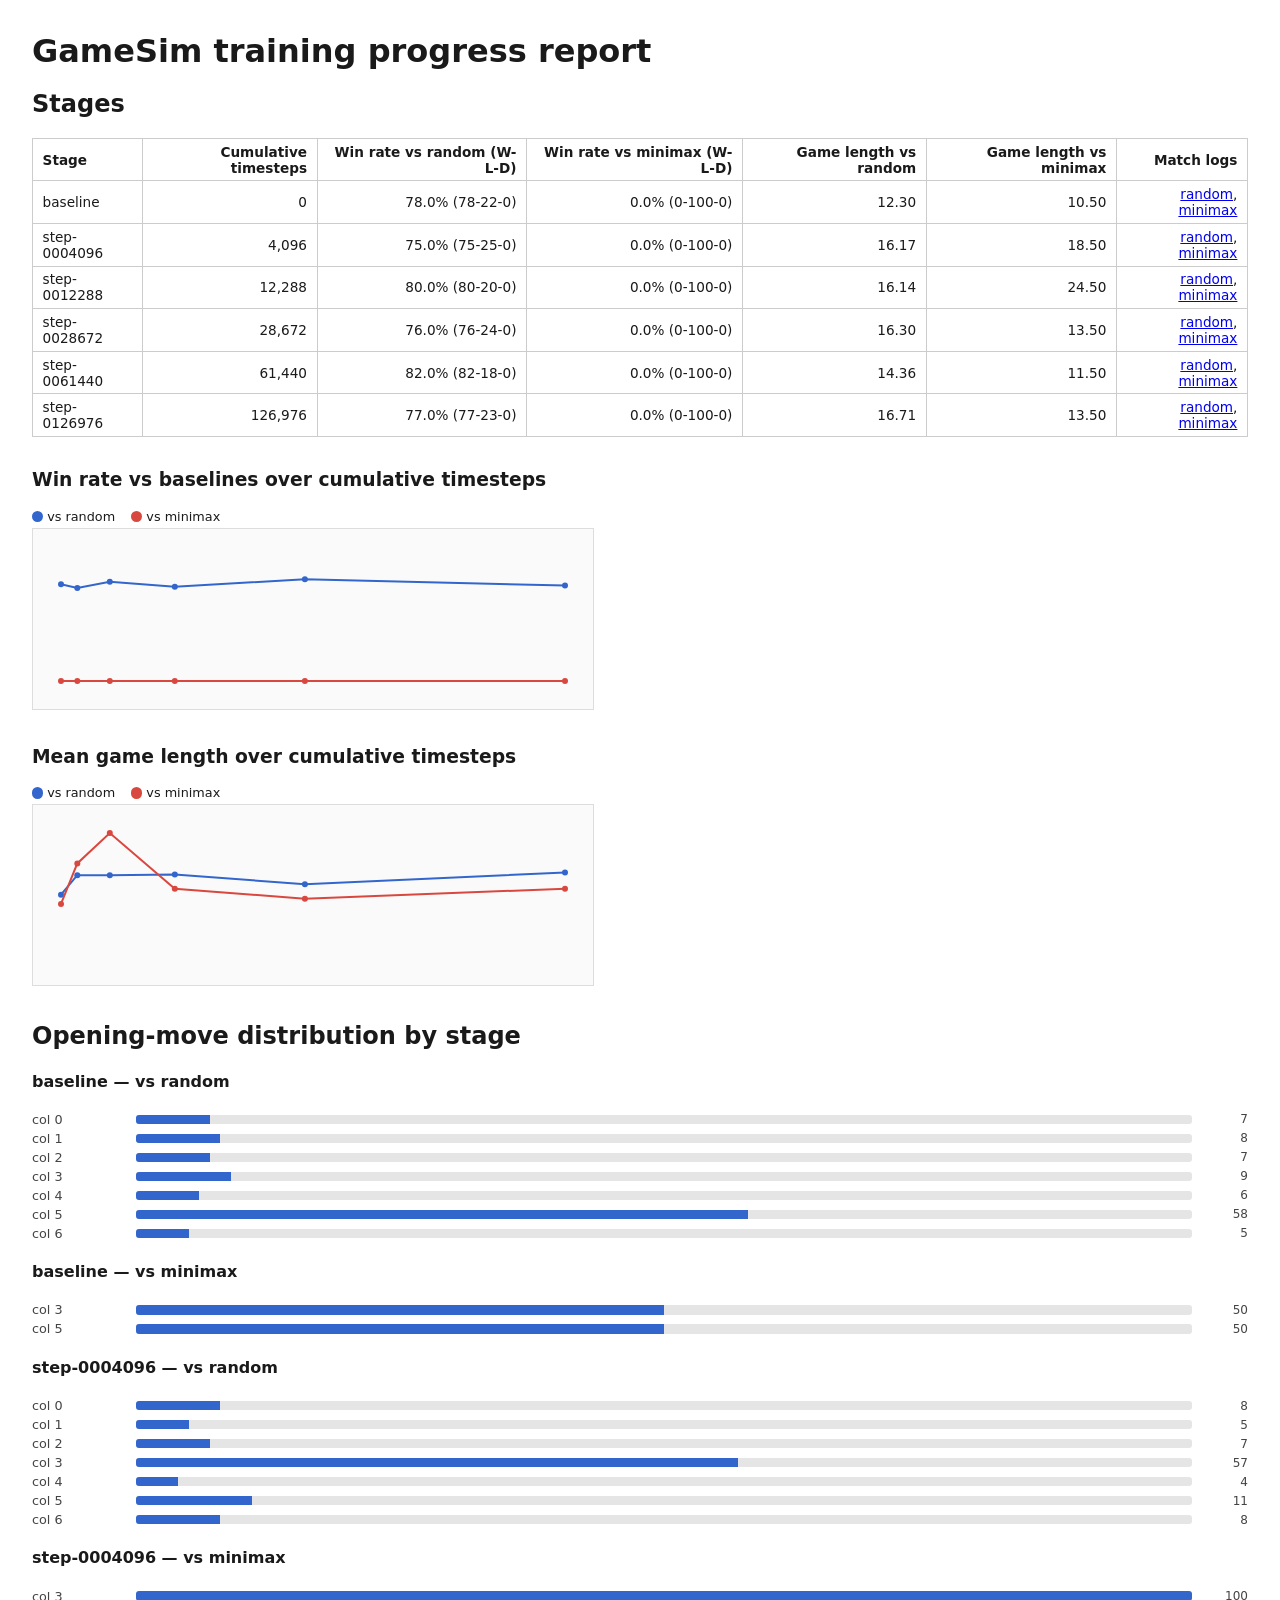
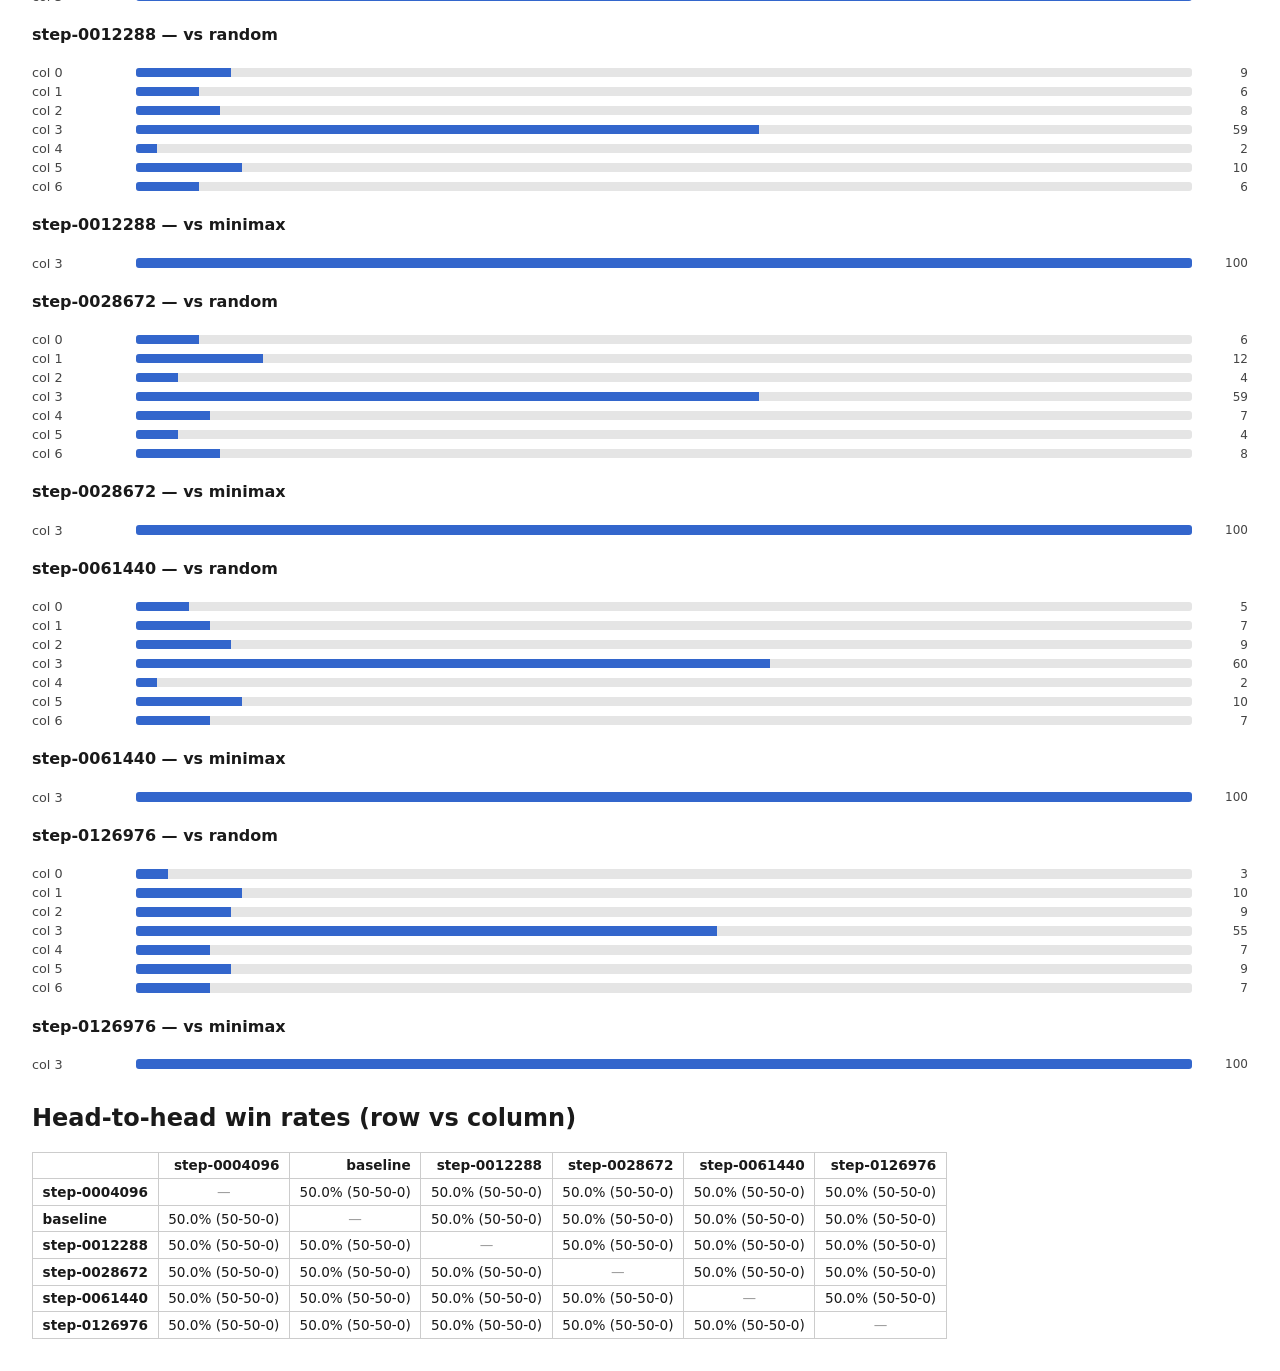
<file: reports/incremental_progress.html>
<!DOCTYPE html>
<html lang="en">
<head>
<meta charset="utf-8">
<title>GameSim training progress report</title>
<style>
:root { color-scheme: light; }
body { font-family: system-ui, sans-serif; margin: 2rem; color: #1a1a1a; }
h1 { margin-bottom: 0.25rem; }
section { margin-bottom: 2rem; }
table { border-collapse: collapse; }
th, td { border: 1px solid #ccc; padding: 0.3rem 0.6rem; text-align: right; font-size: 0.85rem; }
th:first-child, td:first-child { text-align: left; }
td.diagonal, td.empty { color: #999; text-align: center; }
.bars { display: flex; flex-direction: column; gap: 0.25rem; margin: 0.25rem 0 0.75rem; }
.bar-row { display: grid; grid-template-columns: 6rem 1fr 3rem; align-items: center; gap: 0.5rem; }
.bar-label { font-size: 0.8rem; color: #444; }
.bar-track { background: #e5e5e5; border-radius: 3px; height: 0.6rem; overflow: hidden; }
.bar-fill { background: #3366cc; height: 100%; }
.bar-count { font-size: 0.75rem; text-align: right; color: #444; }
.empty { color: #777; font-style: italic; }
.chart { width: 100%; max-width: 560px; border: 1px solid #ddd; background: #fafafa; }
.legend { display: flex; gap: 1rem; font-size: 0.8rem; margin-bottom: 0.25rem; }
.legend-item { display: inline-flex; align-items: center; gap: 0.25rem; }
.swatch { width: 0.7rem; height: 0.7rem; border-radius: 50%; display: inline-block; }
</style>
</head>
<body>
<h1>GameSim training progress report</h1>
<section id="stages">
  <h2>Stages</h2>
  <table>
    <thead>
      <tr>
        <th>Stage</th><th>Cumulative timesteps</th>
        <th>Win rate vs random (W-L-D)</th><th>Win rate vs minimax (W-L-D)</th>
        <th>Game length vs random</th><th>Game length vs minimax</th>
        <th>Match logs</th>
      </tr>
    </thead>
    <tbody>
<tr><td>baseline</td><td>0</td><td>78.0% (78-22-0)</td><td>0.0% (0-100-0)</td><td>12.30</td><td>10.50</td><td><a href="matches/baseline-vs-random.zip">random</a>, <a href="matches/baseline-vs-minimax.zip">minimax</a></td></tr>
<tr><td>step-0004096</td><td>4,096</td><td>75.0% (75-25-0)</td><td>0.0% (0-100-0)</td><td>16.17</td><td>18.50</td><td><a href="matches/step-0004096-vs-random.zip">random</a>, <a href="matches/step-0004096-vs-minimax.zip">minimax</a></td></tr>
<tr><td>step-0012288</td><td>12,288</td><td>80.0% (80-20-0)</td><td>0.0% (0-100-0)</td><td>16.14</td><td>24.50</td><td><a href="matches/step-0012288-vs-random.zip">random</a>, <a href="matches/step-0012288-vs-minimax.zip">minimax</a></td></tr>
<tr><td>step-0028672</td><td>28,672</td><td>76.0% (76-24-0)</td><td>0.0% (0-100-0)</td><td>16.30</td><td>13.50</td><td><a href="matches/step-0028672-vs-random.zip">random</a>, <a href="matches/step-0028672-vs-minimax.zip">minimax</a></td></tr>
<tr><td>step-0061440</td><td>61,440</td><td>82.0% (82-18-0)</td><td>0.0% (0-100-0)</td><td>14.36</td><td>11.50</td><td><a href="matches/step-0061440-vs-random.zip">random</a>, <a href="matches/step-0061440-vs-minimax.zip">minimax</a></td></tr>
<tr><td>step-0126976</td><td>126,976</td><td>77.0% (77-23-0)</td><td>0.0% (0-100-0)</td><td>16.71</td><td>13.50</td><td><a href="matches/step-0126976-vs-random.zip">random</a>, <a href="matches/step-0126976-vs-minimax.zip">minimax</a></td></tr>
    </tbody>
  </table>
</section>
<section id="winrate">
<h3>Win rate vs baselines over cumulative timesteps</h3>
<div class="legend"><span class="legend-item"><span class="swatch" style="background:#3366cc"></span>vs random</span><span class="legend-item"><span class="swatch" style="background:#d9483f"></span>vs minimax</span></div>
<svg viewBox="0 0 560 180" class="chart" role="img" aria-label="Win rate vs baselines over cumulative timesteps"><polyline points="28.0,55.3 44.3,59.0 76.8,52.8 141.8,57.8 271.9,50.3 532.0,56.5" fill="none" stroke="#3366cc" stroke-width="2" /><circle cx="28.0" cy="55.3" r="3" fill="#3366cc" /><circle cx="44.3" cy="59.0" r="3" fill="#3366cc" /><circle cx="76.8" cy="52.8" r="3" fill="#3366cc" /><circle cx="141.8" cy="57.8" r="3" fill="#3366cc" /><circle cx="271.9" cy="50.3" r="3" fill="#3366cc" /><circle cx="532.0" cy="56.5" r="3" fill="#3366cc" /><polyline points="28.0,152.0 44.3,152.0 76.8,152.0 141.8,152.0 271.9,152.0 532.0,152.0" fill="none" stroke="#d9483f" stroke-width="2" /><circle cx="28.0" cy="152.0" r="3" fill="#d9483f" /><circle cx="44.3" cy="152.0" r="3" fill="#d9483f" /><circle cx="76.8" cy="152.0" r="3" fill="#d9483f" /><circle cx="141.8" cy="152.0" r="3" fill="#d9483f" /><circle cx="271.9" cy="152.0" r="3" fill="#d9483f" /><circle cx="532.0" cy="152.0" r="3" fill="#d9483f" /></svg>
</section>
<section id="game-length">
<h3>Mean game length over cumulative timesteps</h3>
<div class="legend"><span class="legend-item"><span class="swatch" style="background:#3366cc"></span>vs random</span><span class="legend-item"><span class="swatch" style="background:#d9483f"></span>vs minimax</span></div>
<svg viewBox="0 0 560 180" class="chart" role="img" aria-label="Mean game length over cumulative timesteps"><polyline points="28.0,89.7 44.3,70.2 76.8,70.3 141.8,69.5 271.9,79.3 532.0,67.4" fill="none" stroke="#3366cc" stroke-width="2" /><circle cx="28.0" cy="89.7" r="3" fill="#3366cc" /><circle cx="44.3" cy="70.2" r="3" fill="#3366cc" /><circle cx="76.8" cy="70.3" r="3" fill="#3366cc" /><circle cx="141.8" cy="69.5" r="3" fill="#3366cc" /><circle cx="271.9" cy="79.3" r="3" fill="#3366cc" /><circle cx="532.0" cy="67.4" r="3" fill="#3366cc" /><polyline points="28.0,98.9 44.3,58.4 76.8,28.0 141.8,83.7 271.9,93.8 532.0,83.7" fill="none" stroke="#d9483f" stroke-width="2" /><circle cx="28.0" cy="98.9" r="3" fill="#d9483f" /><circle cx="44.3" cy="58.4" r="3" fill="#d9483f" /><circle cx="76.8" cy="28.0" r="3" fill="#d9483f" /><circle cx="141.8" cy="83.7" r="3" fill="#d9483f" /><circle cx="271.9" cy="93.8" r="3" fill="#d9483f" /><circle cx="532.0" cy="83.7" r="3" fill="#d9483f" /></svg>
</section>
<section id="openings">
<h2>Opening-move distribution by stage</h2>
<h4>baseline &mdash; vs random</h4>
<div class="bars">
<div class="bar-row"><span class="bar-label">col 0</span><div class="bar-track"><div class="bar-fill" style="width:7.00%"></div></div><span class="bar-count">7</span></div>
<div class="bar-row"><span class="bar-label">col 1</span><div class="bar-track"><div class="bar-fill" style="width:8.00%"></div></div><span class="bar-count">8</span></div>
<div class="bar-row"><span class="bar-label">col 2</span><div class="bar-track"><div class="bar-fill" style="width:7.00%"></div></div><span class="bar-count">7</span></div>
<div class="bar-row"><span class="bar-label">col 3</span><div class="bar-track"><div class="bar-fill" style="width:9.00%"></div></div><span class="bar-count">9</span></div>
<div class="bar-row"><span class="bar-label">col 4</span><div class="bar-track"><div class="bar-fill" style="width:6.00%"></div></div><span class="bar-count">6</span></div>
<div class="bar-row"><span class="bar-label">col 5</span><div class="bar-track"><div class="bar-fill" style="width:58.00%"></div></div><span class="bar-count">58</span></div>
<div class="bar-row"><span class="bar-label">col 6</span><div class="bar-track"><div class="bar-fill" style="width:5.00%"></div></div><span class="bar-count">5</span></div>
</div>
<h4>baseline &mdash; vs minimax</h4>
<div class="bars">
<div class="bar-row"><span class="bar-label">col 3</span><div class="bar-track"><div class="bar-fill" style="width:50.00%"></div></div><span class="bar-count">50</span></div>
<div class="bar-row"><span class="bar-label">col 5</span><div class="bar-track"><div class="bar-fill" style="width:50.00%"></div></div><span class="bar-count">50</span></div>
</div>
<h4>step-0004096 &mdash; vs random</h4>
<div class="bars">
<div class="bar-row"><span class="bar-label">col 0</span><div class="bar-track"><div class="bar-fill" style="width:8.00%"></div></div><span class="bar-count">8</span></div>
<div class="bar-row"><span class="bar-label">col 1</span><div class="bar-track"><div class="bar-fill" style="width:5.00%"></div></div><span class="bar-count">5</span></div>
<div class="bar-row"><span class="bar-label">col 2</span><div class="bar-track"><div class="bar-fill" style="width:7.00%"></div></div><span class="bar-count">7</span></div>
<div class="bar-row"><span class="bar-label">col 3</span><div class="bar-track"><div class="bar-fill" style="width:57.00%"></div></div><span class="bar-count">57</span></div>
<div class="bar-row"><span class="bar-label">col 4</span><div class="bar-track"><div class="bar-fill" style="width:4.00%"></div></div><span class="bar-count">4</span></div>
<div class="bar-row"><span class="bar-label">col 5</span><div class="bar-track"><div class="bar-fill" style="width:11.00%"></div></div><span class="bar-count">11</span></div>
<div class="bar-row"><span class="bar-label">col 6</span><div class="bar-track"><div class="bar-fill" style="width:8.00%"></div></div><span class="bar-count">8</span></div>
</div>
<h4>step-0004096 &mdash; vs minimax</h4>
<div class="bars">
<div class="bar-row"><span class="bar-label">col 3</span><div class="bar-track"><div class="bar-fill" style="width:100.00%"></div></div><span class="bar-count">100</span></div>
</div>
<h4>step-0012288 &mdash; vs random</h4>
<div class="bars">
<div class="bar-row"><span class="bar-label">col 0</span><div class="bar-track"><div class="bar-fill" style="width:9.00%"></div></div><span class="bar-count">9</span></div>
<div class="bar-row"><span class="bar-label">col 1</span><div class="bar-track"><div class="bar-fill" style="width:6.00%"></div></div><span class="bar-count">6</span></div>
<div class="bar-row"><span class="bar-label">col 2</span><div class="bar-track"><div class="bar-fill" style="width:8.00%"></div></div><span class="bar-count">8</span></div>
<div class="bar-row"><span class="bar-label">col 3</span><div class="bar-track"><div class="bar-fill" style="width:59.00%"></div></div><span class="bar-count">59</span></div>
<div class="bar-row"><span class="bar-label">col 4</span><div class="bar-track"><div class="bar-fill" style="width:2.00%"></div></div><span class="bar-count">2</span></div>
<div class="bar-row"><span class="bar-label">col 5</span><div class="bar-track"><div class="bar-fill" style="width:10.00%"></div></div><span class="bar-count">10</span></div>
<div class="bar-row"><span class="bar-label">col 6</span><div class="bar-track"><div class="bar-fill" style="width:6.00%"></div></div><span class="bar-count">6</span></div>
</div>
<h4>step-0012288 &mdash; vs minimax</h4>
<div class="bars">
<div class="bar-row"><span class="bar-label">col 3</span><div class="bar-track"><div class="bar-fill" style="width:100.00%"></div></div><span class="bar-count">100</span></div>
</div>
<h4>step-0028672 &mdash; vs random</h4>
<div class="bars">
<div class="bar-row"><span class="bar-label">col 0</span><div class="bar-track"><div class="bar-fill" style="width:6.00%"></div></div><span class="bar-count">6</span></div>
<div class="bar-row"><span class="bar-label">col 1</span><div class="bar-track"><div class="bar-fill" style="width:12.00%"></div></div><span class="bar-count">12</span></div>
<div class="bar-row"><span class="bar-label">col 2</span><div class="bar-track"><div class="bar-fill" style="width:4.00%"></div></div><span class="bar-count">4</span></div>
<div class="bar-row"><span class="bar-label">col 3</span><div class="bar-track"><div class="bar-fill" style="width:59.00%"></div></div><span class="bar-count">59</span></div>
<div class="bar-row"><span class="bar-label">col 4</span><div class="bar-track"><div class="bar-fill" style="width:7.00%"></div></div><span class="bar-count">7</span></div>
<div class="bar-row"><span class="bar-label">col 5</span><div class="bar-track"><div class="bar-fill" style="width:4.00%"></div></div><span class="bar-count">4</span></div>
<div class="bar-row"><span class="bar-label">col 6</span><div class="bar-track"><div class="bar-fill" style="width:8.00%"></div></div><span class="bar-count">8</span></div>
</div>
<h4>step-0028672 &mdash; vs minimax</h4>
<div class="bars">
<div class="bar-row"><span class="bar-label">col 3</span><div class="bar-track"><div class="bar-fill" style="width:100.00%"></div></div><span class="bar-count">100</span></div>
</div>
<h4>step-0061440 &mdash; vs random</h4>
<div class="bars">
<div class="bar-row"><span class="bar-label">col 0</span><div class="bar-track"><div class="bar-fill" style="width:5.00%"></div></div><span class="bar-count">5</span></div>
<div class="bar-row"><span class="bar-label">col 1</span><div class="bar-track"><div class="bar-fill" style="width:7.00%"></div></div><span class="bar-count">7</span></div>
<div class="bar-row"><span class="bar-label">col 2</span><div class="bar-track"><div class="bar-fill" style="width:9.00%"></div></div><span class="bar-count">9</span></div>
<div class="bar-row"><span class="bar-label">col 3</span><div class="bar-track"><div class="bar-fill" style="width:60.00%"></div></div><span class="bar-count">60</span></div>
<div class="bar-row"><span class="bar-label">col 4</span><div class="bar-track"><div class="bar-fill" style="width:2.00%"></div></div><span class="bar-count">2</span></div>
<div class="bar-row"><span class="bar-label">col 5</span><div class="bar-track"><div class="bar-fill" style="width:10.00%"></div></div><span class="bar-count">10</span></div>
<div class="bar-row"><span class="bar-label">col 6</span><div class="bar-track"><div class="bar-fill" style="width:7.00%"></div></div><span class="bar-count">7</span></div>
</div>
<h4>step-0061440 &mdash; vs minimax</h4>
<div class="bars">
<div class="bar-row"><span class="bar-label">col 3</span><div class="bar-track"><div class="bar-fill" style="width:100.00%"></div></div><span class="bar-count">100</span></div>
</div>
<h4>step-0126976 &mdash; vs random</h4>
<div class="bars">
<div class="bar-row"><span class="bar-label">col 0</span><div class="bar-track"><div class="bar-fill" style="width:3.00%"></div></div><span class="bar-count">3</span></div>
<div class="bar-row"><span class="bar-label">col 1</span><div class="bar-track"><div class="bar-fill" style="width:10.00%"></div></div><span class="bar-count">10</span></div>
<div class="bar-row"><span class="bar-label">col 2</span><div class="bar-track"><div class="bar-fill" style="width:9.00%"></div></div><span class="bar-count">9</span></div>
<div class="bar-row"><span class="bar-label">col 3</span><div class="bar-track"><div class="bar-fill" style="width:55.00%"></div></div><span class="bar-count">55</span></div>
<div class="bar-row"><span class="bar-label">col 4</span><div class="bar-track"><div class="bar-fill" style="width:7.00%"></div></div><span class="bar-count">7</span></div>
<div class="bar-row"><span class="bar-label">col 5</span><div class="bar-track"><div class="bar-fill" style="width:9.00%"></div></div><span class="bar-count">9</span></div>
<div class="bar-row"><span class="bar-label">col 6</span><div class="bar-track"><div class="bar-fill" style="width:7.00%"></div></div><span class="bar-count">7</span></div>
</div>
<h4>step-0126976 &mdash; vs minimax</h4>
<div class="bars">
<div class="bar-row"><span class="bar-label">col 3</span><div class="bar-track"><div class="bar-fill" style="width:100.00%"></div></div><span class="bar-count">100</span></div>
</div>
</section>
<section id="head-to-head">
  <h2>Head-to-head win rates (row vs column)</h2>
  <table>
    <thead><tr><th></th><th>step-0004096</th><th>baseline</th><th>step-0012288</th><th>step-0028672</th><th>step-0061440</th><th>step-0126976</th></tr></thead>
    <tbody>
<tr><th>step-0004096</th><td class="diagonal">&mdash;</td><td>50.0% (50-50-0)</td><td>50.0% (50-50-0)</td><td>50.0% (50-50-0)</td><td>50.0% (50-50-0)</td><td>50.0% (50-50-0)</td></tr>
<tr><th>baseline</th><td>50.0% (50-50-0)</td><td class="diagonal">&mdash;</td><td>50.0% (50-50-0)</td><td>50.0% (50-50-0)</td><td>50.0% (50-50-0)</td><td>50.0% (50-50-0)</td></tr>
<tr><th>step-0012288</th><td>50.0% (50-50-0)</td><td>50.0% (50-50-0)</td><td class="diagonal">&mdash;</td><td>50.0% (50-50-0)</td><td>50.0% (50-50-0)</td><td>50.0% (50-50-0)</td></tr>
<tr><th>step-0028672</th><td>50.0% (50-50-0)</td><td>50.0% (50-50-0)</td><td>50.0% (50-50-0)</td><td class="diagonal">&mdash;</td><td>50.0% (50-50-0)</td><td>50.0% (50-50-0)</td></tr>
<tr><th>step-0061440</th><td>50.0% (50-50-0)</td><td>50.0% (50-50-0)</td><td>50.0% (50-50-0)</td><td>50.0% (50-50-0)</td><td class="diagonal">&mdash;</td><td>50.0% (50-50-0)</td></tr>
<tr><th>step-0126976</th><td>50.0% (50-50-0)</td><td>50.0% (50-50-0)</td><td>50.0% (50-50-0)</td><td>50.0% (50-50-0)</td><td>50.0% (50-50-0)</td><td class="diagonal">&mdash;</td></tr>
    </tbody>
  </table>
</section>
<script type="application/json" id="progress-data">{"format": "gamesim.incremental-training/v2", "stages": [{"label": "baseline", "cumulative_timesteps": 0, "vs_random": {"opponent": "random", "total_games": 100, "wins": 78, "losses": 22, "draws": 0, "win_rate": 0.78, "game_length_mean": 12.3, "opening_move_distribution": [[0, 7], [1, 8], [2, 7], [3, 9], [4, 6], [5, 58], [6, 5]]}, "vs_minimax": {"opponent": "minimax", "total_games": 100, "wins": 0, "losses": 100, "draws": 0, "win_rate": 0.0, "game_length_mean": 10.5, "opening_move_distribution": [[3, 50], [5, 50]]}, "match_log_paths": {"random": "matches/baseline-vs-random.zip", "minimax": "matches/baseline-vs-minimax.zip"}}, {"label": "step-0004096", "cumulative_timesteps": 4096, "vs_random": {"opponent": "random", "total_games": 100, "wins": 75, "losses": 25, "draws": 0, "win_rate": 0.75, "game_length_mean": 16.17, "opening_move_distribution": [[0, 8], [1, 5], [2, 7], [3, 57], [4, 4], [5, 11], [6, 8]]}, "vs_minimax": {"opponent": "minimax", "total_games": 100, "wins": 0, "losses": 100, "draws": 0, "win_rate": 0.0, "game_length_mean": 18.5, "opening_move_distribution": [[3, 100]]}, "match_log_paths": {"random": "matches/step-0004096-vs-random.zip", "minimax": "matches/step-0004096-vs-minimax.zip"}}, {"label": "step-0012288", "cumulative_timesteps": 12288, "vs_random": {"opponent": "random", "total_games": 100, "wins": 80, "losses": 20, "draws": 0, "win_rate": 0.8, "game_length_mean": 16.14, "opening_move_distribution": [[0, 9], [1, 6], [2, 8], [3, 59], [4, 2], [5, 10], [6, 6]]}, "vs_minimax": {"opponent": "minimax", "total_games": 100, "wins": 0, "losses": 100, "draws": 0, "win_rate": 0.0, "game_length_mean": 24.5, "opening_move_distribution": [[3, 100]]}, "match_log_paths": {"random": "matches/step-0012288-vs-random.zip", "minimax": "matches/step-0012288-vs-minimax.zip"}}, {"label": "step-0028672", "cumulative_timesteps": 28672, "vs_random": {"opponent": "random", "total_games": 100, "wins": 76, "losses": 24, "draws": 0, "win_rate": 0.76, "game_length_mean": 16.3, "opening_move_distribution": [[0, 6], [1, 12], [2, 4], [3, 59], [4, 7], [5, 4], [6, 8]]}, "vs_minimax": {"opponent": "minimax", "total_games": 100, "wins": 0, "losses": 100, "draws": 0, "win_rate": 0.0, "game_length_mean": 13.5, "opening_move_distribution": [[3, 100]]}, "match_log_paths": {"random": "matches/step-0028672-vs-random.zip", "minimax": "matches/step-0028672-vs-minimax.zip"}}, {"label": "step-0061440", "cumulative_timesteps": 61440, "vs_random": {"opponent": "random", "total_games": 100, "wins": 82, "losses": 18, "draws": 0, "win_rate": 0.82, "game_length_mean": 14.36, "opening_move_distribution": [[0, 5], [1, 7], [2, 9], [3, 60], [4, 2], [5, 10], [6, 7]]}, "vs_minimax": {"opponent": "minimax", "total_games": 100, "wins": 0, "losses": 100, "draws": 0, "win_rate": 0.0, "game_length_mean": 11.5, "opening_move_distribution": [[3, 100]]}, "match_log_paths": {"random": "matches/step-0061440-vs-random.zip", "minimax": "matches/step-0061440-vs-minimax.zip"}}, {"label": "step-0126976", "cumulative_timesteps": 126976, "vs_random": {"opponent": "random", "total_games": 100, "wins": 77, "losses": 23, "draws": 0, "win_rate": 0.77, "game_length_mean": 16.71, "opening_move_distribution": [[0, 3], [1, 10], [2, 9], [3, 55], [4, 7], [5, 9], [6, 7]]}, "vs_minimax": {"opponent": "minimax", "total_games": 100, "wins": 0, "losses": 100, "draws": 0, "win_rate": 0.0, "game_length_mean": 13.5, "opening_move_distribution": [[3, 100]]}, "match_log_paths": {"random": "matches/step-0126976-vs-random.zip", "minimax": "matches/step-0126976-vs-minimax.zip"}}], "head_to_head": [{"row": "step-0004096", "column": "baseline", "wins": 50, "losses": 50, "draws": 0, "games": 100, "win_rate": 0.5, "loss_rate": 0.5, "draw_rate": 0.0}, {"row": "baseline", "column": "step-0004096", "wins": 50, "losses": 50, "draws": 0, "games": 100, "win_rate": 0.5, "loss_rate": 0.5, "draw_rate": 0.0}, {"row": "step-0012288", "column": "baseline", "wins": 50, "losses": 50, "draws": 0, "games": 100, "win_rate": 0.5, "loss_rate": 0.5, "draw_rate": 0.0}, {"row": "baseline", "column": "step-0012288", "wins": 50, "losses": 50, "draws": 0, "games": 100, "win_rate": 0.5, "loss_rate": 0.5, "draw_rate": 0.0}, {"row": "step-0012288", "column": "step-0004096", "wins": 50, "losses": 50, "draws": 0, "games": 100, "win_rate": 0.5, "loss_rate": 0.5, "draw_rate": 0.0}, {"row": "step-0004096", "column": "step-0012288", "wins": 50, "losses": 50, "draws": 0, "games": 100, "win_rate": 0.5, "loss_rate": 0.5, "draw_rate": 0.0}, {"row": "step-0028672", "column": "baseline", "wins": 50, "losses": 50, "draws": 0, "games": 100, "win_rate": 0.5, "loss_rate": 0.5, "draw_rate": 0.0}, {"row": "baseline", "column": "step-0028672", "wins": 50, "losses": 50, "draws": 0, "games": 100, "win_rate": 0.5, "loss_rate": 0.5, "draw_rate": 0.0}, {"row": "step-0028672", "column": "step-0004096", "wins": 50, "losses": 50, "draws": 0, "games": 100, "win_rate": 0.5, "loss_rate": 0.5, "draw_rate": 0.0}, {"row": "step-0004096", "column": "step-0028672", "wins": 50, "losses": 50, "draws": 0, "games": 100, "win_rate": 0.5, "loss_rate": 0.5, "draw_rate": 0.0}, {"row": "step-0028672", "column": "step-0012288", "wins": 50, "losses": 50, "draws": 0, "games": 100, "win_rate": 0.5, "loss_rate": 0.5, "draw_rate": 0.0}, {"row": "step-0012288", "column": "step-0028672", "wins": 50, "losses": 50, "draws": 0, "games": 100, "win_rate": 0.5, "loss_rate": 0.5, "draw_rate": 0.0}, {"row": "step-0061440", "column": "baseline", "wins": 50, "losses": 50, "draws": 0, "games": 100, "win_rate": 0.5, "loss_rate": 0.5, "draw_rate": 0.0}, {"row": "baseline", "column": "step-0061440", "wins": 50, "losses": 50, "draws": 0, "games": 100, "win_rate": 0.5, "loss_rate": 0.5, "draw_rate": 0.0}, {"row": "step-0061440", "column": "step-0004096", "wins": 50, "losses": 50, "draws": 0, "games": 100, "win_rate": 0.5, "loss_rate": 0.5, "draw_rate": 0.0}, {"row": "step-0004096", "column": "step-0061440", "wins": 50, "losses": 50, "draws": 0, "games": 100, "win_rate": 0.5, "loss_rate": 0.5, "draw_rate": 0.0}, {"row": "step-0061440", "column": "step-0012288", "wins": 50, "losses": 50, "draws": 0, "games": 100, "win_rate": 0.5, "loss_rate": 0.5, "draw_rate": 0.0}, {"row": "step-0012288", "column": "step-0061440", "wins": 50, "losses": 50, "draws": 0, "games": 100, "win_rate": 0.5, "loss_rate": 0.5, "draw_rate": 0.0}, {"row": "step-0061440", "column": "step-0028672", "wins": 50, "losses": 50, "draws": 0, "games": 100, "win_rate": 0.5, "loss_rate": 0.5, "draw_rate": 0.0}, {"row": "step-0028672", "column": "step-0061440", "wins": 50, "losses": 50, "draws": 0, "games": 100, "win_rate": 0.5, "loss_rate": 0.5, "draw_rate": 0.0}, {"row": "step-0126976", "column": "baseline", "wins": 50, "losses": 50, "draws": 0, "games": 100, "win_rate": 0.5, "loss_rate": 0.5, "draw_rate": 0.0}, {"row": "baseline", "column": "step-0126976", "wins": 50, "losses": 50, "draws": 0, "games": 100, "win_rate": 0.5, "loss_rate": 0.5, "draw_rate": 0.0}, {"row": "step-0126976", "column": "step-0004096", "wins": 50, "losses": 50, "draws": 0, "games": 100, "win_rate": 0.5, "loss_rate": 0.5, "draw_rate": 0.0}, {"row": "step-0004096", "column": "step-0126976", "wins": 50, "losses": 50, "draws": 0, "games": 100, "win_rate": 0.5, "loss_rate": 0.5, "draw_rate": 0.0}, {"row": "step-0126976", "column": "step-0012288", "wins": 50, "losses": 50, "draws": 0, "games": 100, "win_rate": 0.5, "loss_rate": 0.5, "draw_rate": 0.0}, {"row": "step-0012288", "column": "step-0126976", "wins": 50, "losses": 50, "draws": 0, "games": 100, "win_rate": 0.5, "loss_rate": 0.5, "draw_rate": 0.0}, {"row": "step-0126976", "column": "step-0028672", "wins": 50, "losses": 50, "draws": 0, "games": 100, "win_rate": 0.5, "loss_rate": 0.5, "draw_rate": 0.0}, {"row": "step-0028672", "column": "step-0126976", "wins": 50, "losses": 50, "draws": 0, "games": 100, "win_rate": 0.5, "loss_rate": 0.5, "draw_rate": 0.0}, {"row": "step-0126976", "column": "step-0061440", "wins": 50, "losses": 50, "draws": 0, "games": 100, "win_rate": 0.5, "loss_rate": 0.5, "draw_rate": 0.0}, {"row": "step-0061440", "column": "step-0126976", "wins": 50, "losses": 50, "draws": 0, "games": 100, "win_rate": 0.5, "loss_rate": 0.5, "draw_rate": 0.0}]}</script>
</body>
</html>
</file>
